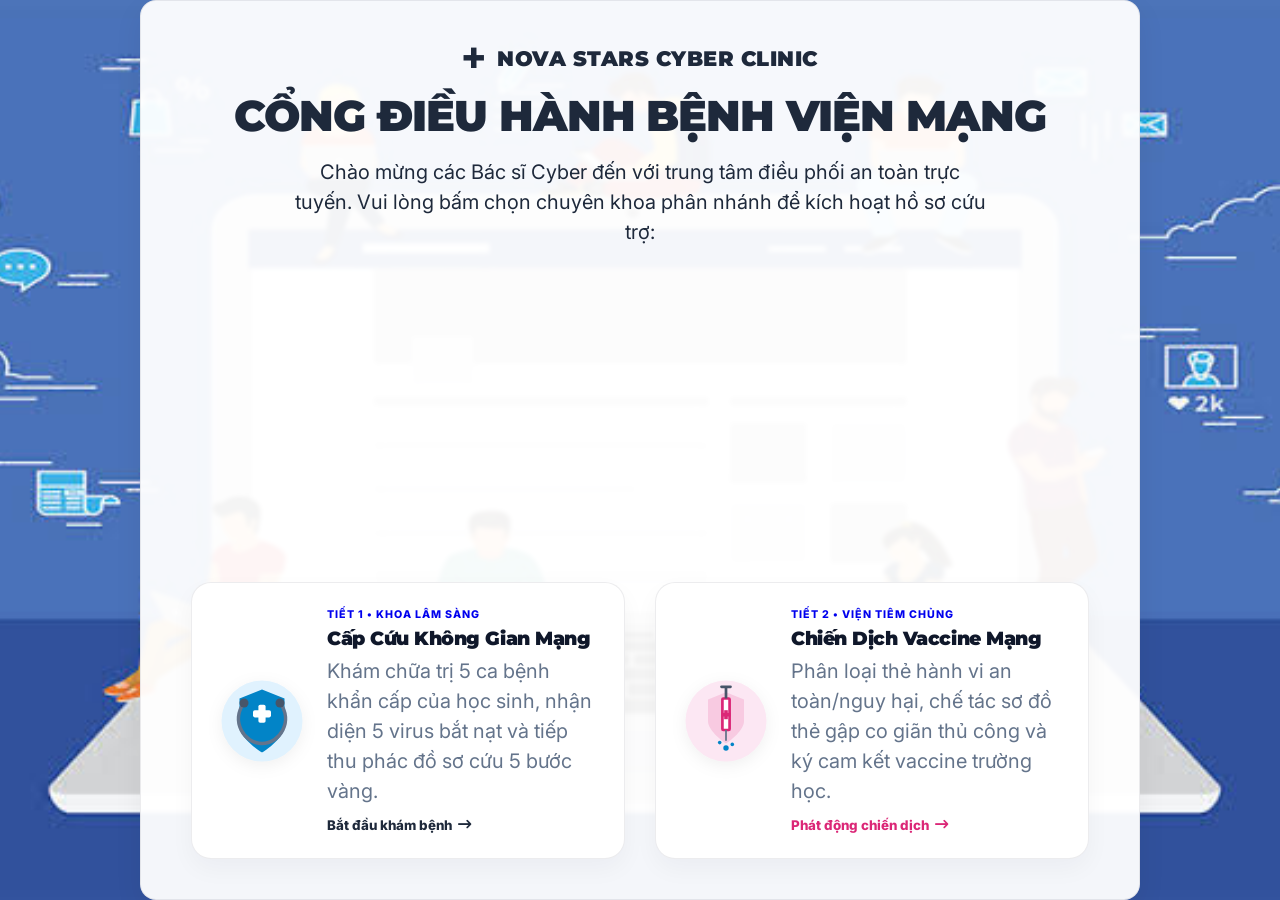
<file: index.html>
<!DOCTYPE html>
<html lang="vi">
<head>
  <meta charset="UTF-8">
  <meta name="viewport" content="width=device-width, initial-scale=1.0">
  <title>BỆNH VIỆN AN NINH MẠNG NOVA STARS - CỔNG ĐIỀU HÀNH</title>
  <link rel="preconnect" href="https://fonts.googleapis.com">
  <link rel="preconnect" href="https://fonts.gstatic.com" crossorigin>
  <link href="https://fonts.googleapis.com/css2?family=Inter:wght@400;500;600;700;800&family=Montserrat:wght@700;800;900&display=swap" rel="stylesheet">
  <link rel="stylesheet" href="https://cdnjs.cloudflare.com/ajax/libs/font-awesome/6.4.0/css/all.min.css">
  <link rel="stylesheet" href="puberty_style.css">
  <link rel="stylesheet" href="tiet2.css">
  <style>
    /* Absolute center portal styles */
    .portal-container {
      display: flex;
      align-items: center;
      justify-content: center;
      width: 100vw;
      height: 100vh;
      position: relative;
      z-index: 10;
    }
    .portal-frame {
      max-width: 1000px !important;
      width: 90% !important;
      padding: 40px 50px !important;
    }
    .portal-header {
      margin-bottom: 40px;
    }
    .portal-logo {
      display: inline-flex;
      align-items: center;
      gap: 12px;
      margin-bottom: 15px;
    }
    .portal-logo-cross {
      font-size: 28px;
      color: #0284C7;
      animation: pulse-glow 2s infinite alternate;
    }
    .portal-logo-title {
      font-family: 'Montserrat', sans-serif;
      font-size: 16pt;
      font-weight: 900;
      color: #0F172A;
      letter-spacing: 0.5px;
    }
    .portal-title-h1 {
      font-family: 'Montserrat', sans-serif;
      font-size: 32pt;
      font-weight: 900;
      color: #0284C7;
      text-transform: uppercase;
      margin-bottom: 15px;
    }
    .portal-subtitle {
      font-size: 13pt;
      color: #64748B;
      max-width: 700px;
      margin: 0 auto;
      line-height: 1.6;
    }
  </style>
</head>
<body>

  <div class="portal-container">
    <div class="slide-frame portal-frame">
      
      <div class="portal-header text-center">
        <div class="portal-logo">
          <span class="portal-logo-cross">✚</span>
          <span class="portal-logo-title">NOVA STARS CYBER CLINIC</span>
        </div>
        <h1 class="portal-title-h1">Cổng Điều Hành Bệnh Viện Mạng</h1>
        <p class="portal-subtitle">
          Chào mừng các Bác sĩ Cyber đến với trung tâm điều phối an toàn trực tuyến. Vui lòng bấm chọn chuyên khoa phân nhánh để kích hoạt hồ sơ cứu trợ:
        </p>
      </div>

      <div class="portal-branching-grid" style="margin-top: 20px;">
        
        <!-- Branch 1: Tiết 1 -->
        <a href="tiet1.html" class="portal-branch-card card-first-aid" id="btn-portal-t1">
          <div class="branch-illustration-container">
            <svg class="cartoon-svg-illustration" viewBox="0 0 100 100">
              <circle cx="50" cy="50" r="45" fill="#E0F2FE" />
              <path d="M50,15 L75,25 L75,55 C75,70 50,85 50,85 C50,85 25,70 25,55 L25,25 Z" fill="#0284C7" />
              <rect x="46" y="32" width="8" height="20" rx="2" fill="#FFFFFF" />
              <rect x="40" y="38" width="20" height="8" rx="2" fill="#FFFFFF" />
              <path d="M30,30 C15,50 30,75 50,75 C70,75 85,50 70,30" fill="none" stroke="#64748B" stroke-width="4" stroke-linecap="round" />
              <circle cx="30" cy="30" r="5" fill="#475569" />
              <circle cx="70" cy="30" r="5" fill="#475569" />
            </svg>
          </div>
          <div class="branch-card-body">
            <div class="branch-card-badge text-cyan">TIẾT 1 &bull; KHOA LÂM SÀNG</div>
            <h3>Cấp Cứu Không Gian Mạng</h3>
            <p>Khám chữa trị 5 ca bệnh khẩn cấp của học sinh, nhận diện 5 virus bắt nạt và tiếp thu phác đồ sơ cứu 5 bước vàng.</p>
            <span class="branch-action-link">Bắt đầu khám bệnh <i class="fa-solid fa-arrow-right-long"></i></span>
          </div>
        </a>

        <!-- Branch 2: Tiết 2 -->
        <a href="tiet2.html" class="portal-branch-card card-vaccine" id="btn-portal-t2">
          <div class="branch-illustration-container">
            <svg class="cartoon-svg-illustration" viewBox="0 0 100 100">
              <circle cx="50" cy="50" r="45" fill="#FCE7F3" />
              <path d="M50,18 L70,26 L70,50 C70,62 50,75 50,75 C50,75 30,62 30,50 L30,26 Z" fill="#DB2777" opacity="0.15" />
              <rect x="46" y="25" width="8" height="35" rx="1" fill="#FFFFFF" stroke="#DB2777" stroke-width="3" />
              <line x1="50" y1="25" x2="50" y2="12" stroke="#475569" stroke-width="3" />
              <line x1="45" y1="12" x2="55" y2="12" stroke="#475569" stroke-width="3" stroke-linecap="round" />
              <line x1="50" y1="60" x2="50" y2="72" stroke="#64748B" stroke-width="2" />
              <circle cx="50" cy="80" r="3" fill="#0284C7" />
              <circle cx="43" cy="74" r="2" fill="#0284C7" />
              <circle cx="57" cy="76" r="2" fill="#0284C7" />
              <rect x="48" y="38" width="4" height="10" fill="#DB2777" />
              <rect x="45" y="41" width="10" height="4" fill="#DB2777" />
            </svg>
          </div>
          <div class="branch-card-body">
            <div class="branch-card-badge text-pink">TIẾT 2 &bull; VIỆN TIÊM CHỦNG</div>
            <h3>Chiến Dịch Vaccine Mạng</h3>
            <p>Phân loại thẻ hành vi an toàn/nguy hại, chế tác sơ đồ thẻ gập co giãn thủ công và ký cam kết vaccine trường học.</p>
            <span class="branch-action-link" style="color: var(--pink) !important;">Phát động chiến dịch <i class="fa-solid fa-arrow-right-long"></i></span>
          </div>
        </a>

      </div>

    </div>
  </div>

  <script>
    // Simple Web Audio API click tone for premium feedback
    let audioCtx = null;
    function playClick() {
      if (!audioCtx) {
        audioCtx = new (window.AudioContext || window.webkitAudioContext)();
      }
      if (audioCtx.state === 'suspended') {
        audioCtx.resume();
      }
      const osc = audioCtx.createOscillator();
      const gain = audioCtx.createGain();
      osc.type = 'sine';
      osc.frequency.setValueAtTime(1000, audioCtx.currentTime);
      osc.frequency.exponentialRampToValueAtTime(150, audioCtx.currentTime + 0.08);
      gain.gain.setValueAtTime(0.08, audioCtx.currentTime);
      gain.gain.exponentialRampToValueAtTime(0.001, audioCtx.currentTime + 0.08);
      osc.connect(gain);
      gain.connect(audioCtx.destination);
      osc.start();
      osc.stop(audioCtx.currentTime + 0.08);
    }
    
    document.querySelectorAll('.portal-branch-card').forEach(card => {
      card.addEventListener('mouseenter', playClick);
      card.addEventListener('click', playClick);
    });
  </script>
</body>
</html>
</file>
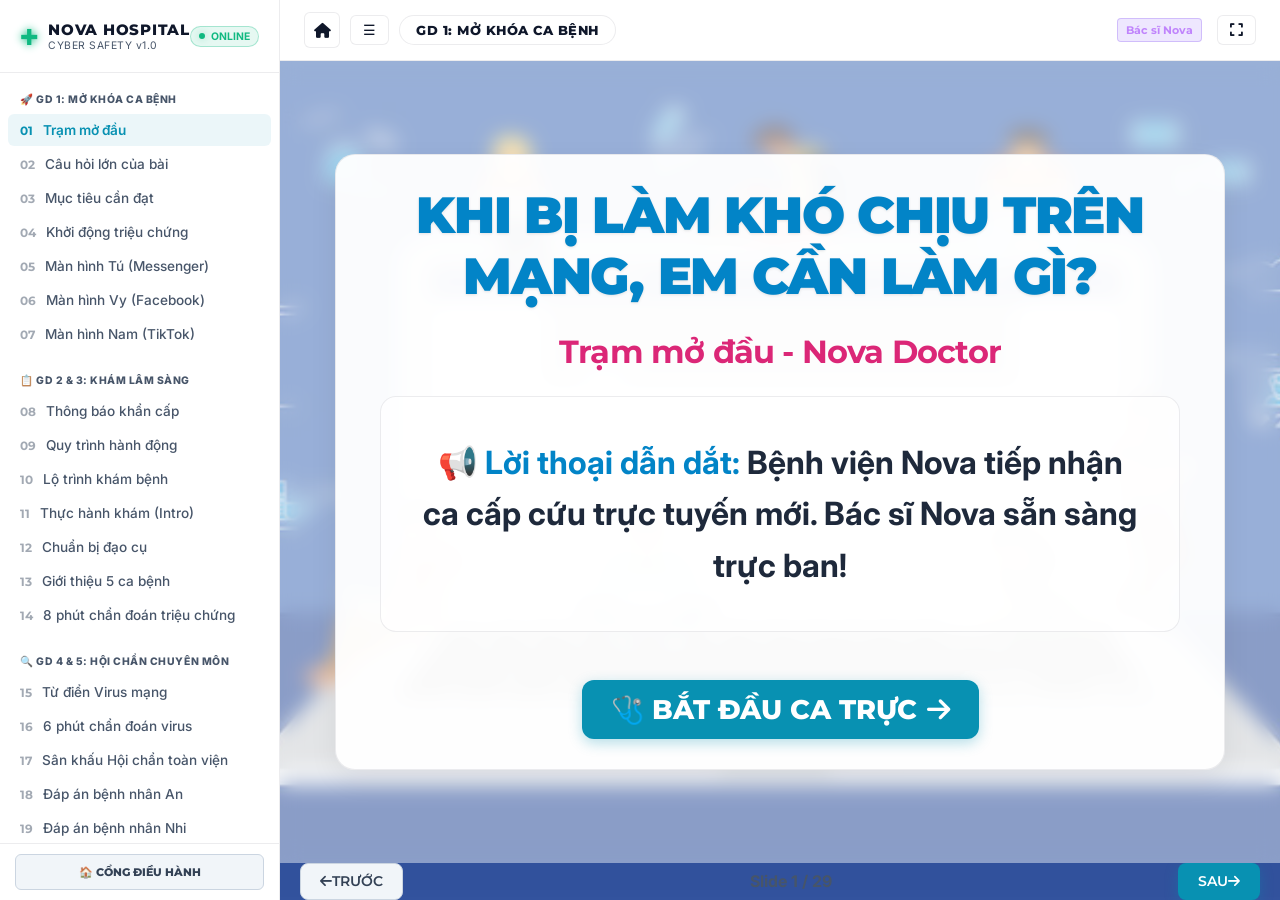
<file: lesson_khi_bi_lam_kho_chiu_tren_mang_em_lam_gi.html>
<!DOCTYPE html>
<html lang="vi">
<head>
  <meta charset="UTF-8">
  <meta name="viewport" content="width=device-width, initial-scale=1.0">
  <title>NOVA HOSPITAL - TIẾT 1: CẤP CỨU KHÔNG GIAN MẠNG</title>
  <link rel="preconnect" href="https://fonts.googleapis.com">
  <link rel="preconnect" href="https://fonts.gstatic.com" crossorigin>
  <link href="https://fonts.googleapis.com/css2?family=Inter:wght@300;400;500;600;700;800&family=Montserrat:wght@400;500;600;700;800;900&display=swap" rel="stylesheet">
  <link rel="stylesheet" href="https://cdnjs.cloudflare.com/ajax/libs/font-awesome/6.4.0/css/all.min.css">
  <link rel="stylesheet" href="puberty_style.css">
  
  <style>
    /* CSS overrides to fix split-screen, implement light mode and set the new background */
    body {
      background-image: url('social_media_bg.png') !important;
      background-size: cover !important;
      background-position: center !important;
      background-attachment: fixed !important;
    }
    
    /* Ensure slides viewport stretches fully (Grid layout is maintained) */
    .slides-viewport {
      background-image: url('social_media_bg.png') !important;
      background-size: cover !important;
      background-position: center !important;
      position: relative;
      z-index: 2;
    }
    
    .slides-viewport::before {
      content: '';
      position: absolute;
      top: 0;
      left: 0;
      width: 100%;
      height: 100%;
      background: rgba(248, 250, 252, 0.45) !important; /* Light Mode clean overlay mask */
      backdrop-filter: blur(10px) !important;
      -webkit-backdrop-filter: blur(10px);
      z-index: -1;
      pointer-events: none;
    }
    
    /* Slide Frame Light Mode styling */
    .slide-frame {
      background: rgba(255, 255, 255, 0.95) !important;
      border: 1px solid rgba(15, 23, 42, 0.08) !important;
      border-radius: 20px !important;
      padding: 30px 40px !important;
      box-shadow: 0 10px 30px rgba(15, 23, 42, 0.06) !important;
      max-width: 1280px !important;
      width: 95% !important;
      margin: 0 auto !important;
      text-align: center !important;
      position: relative !important;
      color: #1E293B !important;
    }
    
    /* Text colors inside light frame */
    .slide-frame h1, .slide-frame h2, .slide-frame h3, .slide-frame h4, .slide-frame p, .slide-frame li, .slide-frame span {
      color: #1E293B !important;
    }
    .slide-frame .main-title {
      color: #0284C7 !important; /* Sky Blue / Cyan */
      font-size: 38pt !important;
      text-transform: uppercase !important;
      font-weight: 900 !important;
      text-align: center !important;
      text-shadow: 0 1px 3px rgba(0, 0, 0, 0.1) !important;
      margin-bottom: 1.5rem !important;
    }
    .slide-frame .sub-title {
      color: #DB2777 !important; /* Pink */
      font-size: 24pt !important;
      font-weight: 700 !important;
      margin-bottom: 1.5rem !important;
      text-align: center !important;
    }
    .slide-frame .breadcrumb {
      color: #0284C7 !important;
      font-weight: bold !important;
      font-size: 11pt !important;
    }
    .slide-frame .slide-title {
      color: #0F172A !important;
      font-size: 28pt !important;
      font-weight: 800 !important;
    }
    
    /* Mockup phone & social media styles (exemption from dark text) */
    .mockup-messenger *, .mockup-facebook *, .mockup-tiktok * {
      color: inherit !important;
    }
    
    .mockup-messenger {
      background: #1e1e1e;
      border-radius: 20px;
      border: 4px solid #333;
      padding: 15px;
      width: 100%;
      max-width: 360px;
      margin: 0 auto;
      box-shadow: 0 10px 30px rgba(0,0,0,0.5);
      font-family: var(--font-body);
    }
    .chat-header {
      display: flex;
      align-items: center;
      gap: 10px;
      border-bottom: 1px solid #333;
      padding-bottom: 10px;
      margin-bottom: 15px;
    }
    .chat-avatar {
      width: 35px;
      height: 35px;
      background: #dc2626;
      border-radius: 50%;
      display: flex;
      align-items: center;
      justify-content: center;
      color: white !important;
      font-weight: bold;
    }
    .chat-name {
      color: white !important;
      font-size: 11pt;
      font-weight: 600;
    }
    .chat-status {
      font-size: 8pt;
      color: #94A3B8 !important;
    }
    .chat-bubbles {
      display: flex;
      flex-direction: column;
      gap: 12px;
      min-height: 200px;
    }
    .bubble-incoming {
      background: #2D3748;
      color: #e4e6eb !important;
      padding: 10px 14px;
      border-radius: 15px 15px 15px 2px;
      align-self: flex-start;
      max-width: 85%;
      font-size: 11pt;
      line-height: 1.4;
      border: 1px solid rgba(255, 255, 255, 0.05);
    }
    .bubble-danger {
      border: 1px solid #ef4444;
      background: rgba(239, 68, 68, 0.1);
      color: #fca5a5 !important;
    }
    
    .mockup-facebook {
      background: #18191a;
      border-radius: 12px;
      border: 1px solid #3a3b3c;
      padding: 15px;
      color: #e4e6eb !important;
      font-family: var(--font-body);
      max-width: 480px;
      margin: 0 auto;
      box-shadow: 0 8px 25px rgba(0,0,0,0.4);
    }
    .fb-header {
      display: flex;
      align-items: center;
      gap: 10px;
      margin-bottom: 12px;
    }
    .fb-avatar {
      width: 40px;
      height: 40px;
      background: #475569;
      border-radius: 50%;
      display: flex;
      align-items: center;
      justify-content: center;
      font-size: 16px;
      color: white !important;
    }
    .fb-author {
      font-weight: 600;
      color: white !important;
      font-size: 11pt;
    }
    .fb-time {
      font-size: 8pt;
      color: #b0b3b8 !important;
      margin-top: 2px;
    }
    .fb-content {
      font-size: 12pt;
      line-height: 1.5;
      margin-bottom: 15px;
      color: #e4e6eb !important;
      text-align: left;
    }
    .fb-actions {
      border-top: 1px solid #3a3b3c;
      padding-top: 10px;
      display: flex;
      justify-content: space-around;
      color: #b0b3b8 !important;
      font-size: 10pt;
    }
    
    .mockup-tiktok {
      background: #000;
      border-radius: 20px;
      border: 4px solid #333;
      position: relative;
      width: 100%;
      max-width: 280px;
      height: 450px;
      margin: 0 auto;
      overflow: hidden;
      box-shadow: 0 10px 30px rgba(0,0,0,0.5);
    }
    .tt-video-placeholder {
      width: 100%;
      height: 100%;
      background: linear-gradient(180deg, #1f2937 0%, #111827 100%);
      display: flex;
      flex-direction: column;
      align-items: center;
      justify-content: center;
      color: #4b5563 !important;
    }
    .tt-overlay {
      position: absolute;
      bottom: 0;
      left: 0;
      width: 100%;
      padding: 15px;
      background: linear-gradient(0deg, rgba(0,0,0,0.8) 0%, transparent 100%);
      color: white !important;
      font-family: var(--font-body);
      text-align: left;
    }
    .tt-author {
      font-weight: 700;
      font-size: 10pt;
      margin-bottom: 5px;
    }
    .tt-desc {
      font-size: 9pt;
      line-height: 1.3;
    }
    .tt-sidebar {
      position: absolute;
      right: 10px;
      bottom: 80px;
      display: flex;
      flex-direction: column;
      gap: 15px;
      align-items: center;
      color: white !important;
    }
    .tt-icon {
      font-size: 20px;
      text-shadow: 0 2px 5px rgba(0,0,0,0.5);
    }
    .tt-count {
      font-size: 8pt;
      margin-top: 2px;
    }
    
    /* Disease and Shuffler layouts */
    .shuffle-container {
      display: flex;
      justify-content: center;
      gap: 15px;
      margin-top: 20px;
      width: 100%;
      flex-wrap: wrap;
    }
    .shuffle-card {
      background: rgba(255, 255, 255, 0.7) !important;
      border: 1px solid rgba(0,0,0,0.1) !important;
      border-radius: 12px;
      padding: 20px;
      width: 180px;
      text-align: center;
      cursor: pointer;
      transition: var(--transition-smooth);
    }
    .shuffle-card.active-shuffle {
      border-color: var(--cyan) !important;
      box-shadow: 0 0 15px var(--cyan-glow);
      transform: scale(1.05);
      background: rgba(6, 182, 212, 0.1) !important;
    }
    .shuffle-card.selected {
      border-color: var(--mint) !important;
      box-shadow: 0 0 15px var(--mint-glow);
      background: rgba(16, 185, 129, 0.1) !important;
    }
    
    /* Dictionary virus tabs */
    .virus-dict-container {
      display: grid;
      grid-template-columns: 240px 1fr;
      gap: 20px;
      width: 100%;
      margin-top: 20px;
    }
    .dict-tabs {
      display: flex;
      flex-direction: column;
      gap: 10px;
    }
    .dict-tab {
      background: rgba(255, 255, 255, 0.8) !important;
      border: 1px solid rgba(0,0,0,0.08) !important;
      padding: 12px 15px !important;
      border-radius: 8px !important;
      color: #475569 !important;
      font-weight: 700 !important;
      text-align: left !important;
      transition: var(--transition-smooth) !important;
    }
    .dict-tab:hover {
      background: rgba(0, 0, 0, 0.03) !important;
    }
    .dict-tab.active-tab {
      background: #0284C7 !important;
      color: white !important;
      border-color: #0284C7 !important;
      box-shadow: 0 0 12px rgba(2, 132, 199, 0.3) !important;
    }
    .dict-tab.active-tab span {
      color: white !important;
    }
    .dict-panel {
      background: rgba(255, 255, 255, 0.8) !important;
      border: 1px solid rgba(0,0,0,0.08) !important;
      padding: 25px !important;
      border-radius: 12px !important;
      min-height: 280px !important;
    }
    
    /* Arranger Game steps */
    .arranger-container {
      display: flex;
      flex-direction: column;
      gap: 20px;
      width: 100%;
      margin-top: 15px;
    }
    .arranger-slots {
      display: grid;
      grid-template-columns: repeat(5, 1fr);
      gap: 10px;
    }
    .arranger-slot {
      border: 2px dashed rgba(0,0,0,0.15) !important;
      background: rgba(255, 255, 255, 0.6) !important;
      border-radius: 8px !important;
      height: 120px !important;
      padding: 8px !important;
      display: flex !important;
      flex-direction: column !important;
      justify-content: space-between !important;
      transition: var(--transition-smooth) !important;
    }
    .arranger-slot.correct-slot {
      border-color: var(--mint) !important;
      background: rgba(16, 185, 129, 0.08) !important;
    }
    .arranger-slot.incorrect-slot {
      border-color: var(--coral) !important;
      background: rgba(244, 63, 94, 0.08) !important;
    }
    .slot-label {
      font-size: 8pt !important;
      text-transform: uppercase !important;
      color: #64748b !important;
      font-weight: 700 !important;
    }
    .slot-content {
      font-size: 10pt !important;
      font-weight: bold !important;
      text-align: center !important;
      margin: auto 0 !important;
      color: #0F172A !important;
    }
    .arranger-cards {
      display: flex;
      justify-content: center;
      gap: 10px;
      flex-wrap: wrap;
    }
    .arranger-card {
      background: rgba(255, 255, 255, 0.9) !important;
      border: 1.5px solid rgba(0,0,0,0.08) !important;
      border-radius: 8px !important;
      padding: 10px !important;
      font-size: 10pt !important;
      font-weight: 700 !important;
      width: 160px !important;
      cursor: pointer !important;
      transition: var(--transition-smooth) !important;
      text-align: center !important;
      color: #0F172A !important;
    }
    .arranger-card:hover {
      transform: translateY(-2px) !important;
      border-color: #0284C7 !important;
    }
    .arranger-card.selected-card {
      border-color: #0284C7 !important;
      box-shadow: 0 0 10px rgba(2, 132, 199, 0.3) !important;
      background: rgba(2, 132, 199, 0.05) !important;
    }
    .arranger-card.placed {
      opacity: 0.4 !important;
      pointer-events: none !important;
    }
    
    /* Layout styling overrides for clean text */
    .pledge-label {
      display: flex;
      align-items: center;
      gap: 15px;
      cursor: pointer;
      padding: 15px;
      background: rgba(255, 255, 255, 0.7) !important;
      border: 1px solid rgba(0,0,0,0.08) !important;
      border-radius: 8px;
      transition: var(--transition-smooth);
    }
    .pledge-label:hover {
      background: rgba(0, 0, 0, 0.02) !important;
    }
    .pledge-checkbox {
      width: 22px;
      height: 22px;
      accent-color: #0284C7;
    }
    
    /* Approved Stamp animation */
    .stamp-container {
      position: relative;
    }
    .approved-stamp {
      position: absolute;
      top: 50%;
      left: 50%;
      transform: translate(-50%, -50%) scale(5);
      opacity: 0;
      color: #ef4444 !important;
      font-size: 70px;
      font-weight: 900;
      border: 6px solid #ef4444;
      padding: 10px 25px;
      border-radius: 12px;
      text-transform: uppercase;
      letter-spacing: 5px;
      transform-origin: center;
      transition: all 0.3s cubic-bezier(0.175, 0.885, 0.32, 1.275);
      z-index: 100;
      pointer-events: none;
      display: inline-block;
      box-shadow: 0 0 15px rgba(239, 68, 68, 0.2);
    }
    .approved-stamp.stamped {
      transform: translate(-50%, -50%) scale(1) rotate(-15deg);
      opacity: 0.85;
    }
    
    /* Confetti canvas overlay styling */
    #confetti-canvas {
      position: absolute;
      top: 0;
      left: 0;
      width: 100vw;
      height: 100vh;
      z-index: 99;
      pointer-events: none;
    }
  </style>
</head>
<body>
  <!-- Canvas for Confetti -->
  <canvas id="confetti-canvas"></canvas>

  <!-- main app container -->
  <div class="app-container">
    
    <!-- LEFT SIDEBAR -->
    <aside class="sidebar">
      <div class="sidebar-header">
        <div class="clinic-logo">
          <div class="pulse-cross">✚</div>
          <div class="logo-text">
            <span class="logo-title">NOVA HOSPITAL</span>
            <span class="logo-subtitle">CYBER SAFETY v1.0</span>
          </div>
        </div>
        <div class="status-badge">
          <span class="live-dot"></span>
          <span class="live-text">ONLINE</span>
        </div>
      </div>

      <!-- Scrollable Steps Menu (29 Slides Navigator) -->
      <div class="sidebar-menu-scrollable">
        <nav class="sidebar-nav">
          <!-- GIAI ĐOẠN 1 -->
          <div class="nav-group">
            <span class="nav-group-title">🚀 GD 1: MỞ KHÓA CA BỆNH</span>
            <ul>
              <li class="nav-item active" data-slide="1">
                <span class="nav-num">01</span> <span class="nav-txt">Trạm mở đầu</span>
              </li>
              <li class="nav-item" data-slide="2">
                <span class="nav-num">02</span> <span class="nav-txt">Câu hỏi lớn của bài</span>
              </li>
              <li class="nav-item" data-slide="3">
                <span class="nav-num">03</span> <span class="nav-txt">Mục tiêu cần đạt</span>
              </li>
              <li class="nav-item" data-slide="4">
                <span class="nav-num">04</span> <span class="nav-txt">Khởi động triệu chứng</span>
              </li>
              <li class="nav-item" data-slide="5">
                <span class="nav-num">05</span> <span class="nav-txt">Màn hình Tú (Messenger)</span>
              </li>
              <li class="nav-item" data-slide="6">
                <span class="nav-num">06</span> <span class="nav-txt">Màn hình Vy (Facebook)</span>
              </li>
              <li class="nav-item" data-slide="7">
                <span class="nav-num">07</span> <span class="nav-txt">Màn hình Nam (TikTok)</span>
              </li>
            </ul>
          </div>

          <!-- GIAI ĐOẠN 2 & 3 -->
          <div class="nav-group">
            <span class="nav-group-title">📋 GD 2 & 3: KHÁM LÂM SÀNG</span>
            <ul>
              <li class="nav-item" data-slide="8">
                <span class="nav-num">08</span> <span class="nav-txt">Thông báo khẩn cấp</span>
              </li>
              <li class="nav-item" data-slide="9">
                <span class="nav-num">09</span> <span class="nav-txt">Quy trình hành động</span>
              </li>
              <li class="nav-item" data-slide="10">
                <span class="nav-num">10</span> <span class="nav-txt">Lộ trình khám bệnh</span>
              </li>
              <li class="nav-item" data-slide="11">
                <span class="nav-num">11</span> <span class="nav-txt">Thực hành khám (Intro)</span>
              </li>
              <li class="nav-item" data-slide="12">
                <span class="nav-num">12</span> <span class="nav-txt">Chuẩn bị đạo cụ</span>
              </li>
              <li class="nav-item" data-slide="13">
                <span class="nav-num">13</span> <span class="nav-txt">Giới thiệu 5 ca bệnh</span>
              </li>
              <li class="nav-item" data-slide="14">
                <span class="nav-num">14</span> <span class="nav-txt">8 phút chẩn đoán triệu chứng</span>
              </li>
            </ul>
          </div>

          <!-- GIAI ĐOẠN 4 & 5 -->
          <div class="nav-group">
            <span class="nav-group-title">🔍 GD 4 & 5: HỘI CHẨN CHUYÊN MÔN</span>
            <ul>
              <li class="nav-item" data-slide="15">
                <span class="nav-num">15</span> <span class="nav-txt">Từ điển Virus mạng</span>
              </li>
              <li class="nav-item" data-slide="16">
                <span class="nav-num">16</span> <span class="nav-txt">6 phút chẩn đoán virus</span>
              </li>
              <li class="nav-item" data-slide="17">
                <span class="nav-num">17</span> <span class="nav-txt">Sân khấu Hội chẩn toàn viện</span>
              </li>
              <li class="nav-item" data-slide="18">
                <span class="nav-num">18</span> <span class="nav-txt">Đáp án bệnh nhân An</span>
              </li>
              <li class="nav-item" data-slide="19">
                <span class="nav-num">19</span> <span class="nav-txt">Đáp án bệnh nhân Nhi</span>
              </li>
              <li class="nav-item" data-slide="20">
                <span class="nav-num">20</span> <span class="nav-txt">Đáp án bệnh nhân Minh</span>
              </li>
              <li class="nav-item" data-slide="21">
                <span class="nav-num">21</span> <span class="nav-txt">Đáp án bệnh nhân Linh</span>
              </li>
              <li class="nav-item" data-slide="22">
                <span class="nav-num">22</span> <span class="nav-txt">Đáp án bệnh nhân Bảo</span>
              </li>
            </ul>
          </div>

          <!-- GIAI ĐOẠN 6 - 8 -->
          <div class="nav-group">
            <span class="nav-group-title">🩹 GD 6 - 8: PHÁC ĐỒ ĐIỀU TRỊ</span>
            <ul>
              <li class="nav-item" data-slide="23">
                <span class="nav-num">23</span> <span class="nav-txt">Phác đồ 5 bước mẫu</span>
              </li>
              <li class="nav-item" data-slide="24">
                <span class="nav-num">24</span> <span class="nav-txt">10 phút kê đơn chi tiết</span>
              </li>
              <li class="nav-item" data-slide="25">
                <span class="nav-num">25</span> <span class="nav-txt">Game: Xếp phác đồ cấp cứu</span>
              </li>
              <li class="nav-item" data-slide="26">
                <span class="nav-num">26</span> <span class="nav-txt">Phác đồ chuẩn y khoa</span>
              </li>
              <li class="nav-item" data-slide="27">
                <span class="nav-num">27</span> <span class="nav-txt">4 phút viết nhật ký bác sĩ</span>
              </li>
              <li class="nav-item" data-slide="28">
                <span class="nav-num">28</span> <span class="nav-txt">Tiêm vaccine cam kết</span>
              </li>
              <li class="nav-item" data-slide="29">
                <span class="nav-num">29</span> <span class="nav-txt">Hoàn thành nhiệm vụ</span>
              </li>
            </ul>
          </div>
        </nav>
      </div>
      
      <!-- Back to Portal -->
      <div style="padding: 10px 15px; border-top: 1px solid var(--glass-border);">
        <a href="../../ve-sinh-co-the-tuoi-day-thi/index.html" class="btn btn-surface btn-block" style="display: block; text-align: center; text-decoration: none; padding: 10px; border-radius: 6px; font-size: 11px; font-weight: 800; color: var(--text-muted);">🏠 CỔNG ĐIỀU HÀNH</a>
      </div>
    </aside>

    <!-- MAIN APP CONTENT VIEWPORT -->
    <main class="main-content">
      
      <!-- Top header control bar -->
      <header class="top-bar">
        <div class="header-left" style="display: flex; align-items: center; gap: 10px;">
          <a href="../../ve-sinh-co-the-tuoi-day-thi/index.html" class="back-portal-btn" title="Quay lại Cổng Học Tập"><i class="fa-solid fa-house"></i></a>
          <button class="control-btn" id="sidebar-toggle" title="Thu gọn / Mở rộng Sidebar">☰</button>
          <div class="active-stage-indicator" id="current-stage-display">
            GD 1: MỞ KHÓA CA BỆNH
          </div>
        </div>
        <div class="header-right" style="display: flex; align-items: center; gap: 15px;">
          <div class="role-badge" id="header-role-badge">Bác sĩ Nova</div>
          <button class="control-btn" id="fullscreen-toggle" title="Phóng to / Thu nhỏ"><i class="fa-solid fa-expand"></i></button>
        </div>
      </header>

      <!-- Slides Viewport Container -->
      <div class="slides-viewport">
        
        <!-- Slide 1: Trạm mở đầu -->
        <section class="slide active" id="slide-1">
          <div class="slide-layout flex-center-col text-center">
            <div class="slide-frame">
              <h1 class="main-title">KHI BỊ LÀM KHÓ CHỊU TRÊN MẠNG, EM CẦN LÀM GÌ?</h1>
              <h2 class="sub-title">Trạm mở đầu - Nova Doctor</h2>
              
              <div class="glass-panel" style="padding: 2.5rem; max-width: 800px; margin: 0 auto 3rem auto; border-radius: 16px; border: 1.5px solid var(--glass-border); background: rgba(255, 255, 255, 0.7);">
                <p style="font-size: 24pt !important; font-weight: 700; color: #1E293B; line-height: 1.5;">
                  📢 <strong style="color: #0284C7;">Lời thoại dẫn dắt:</strong> Bệnh viện Nova tiếp nhận ca cấp cứu trực tuyến mới. Bác sĩ Nova sẵn sàng trực ban!
                </p>
              </div>

              <button class="btn btn-cyan btn-lg btn-pulse" onclick="navigateToSlide(2)" style="padding: 18px 36px; font-size: 20pt !important; font-weight: 800;">🩺 BẮT ĐẦU CA TRỰC <i class="fa-solid fa-arrow-right" style="margin-left: 10px;"></i></button>
            </div>
          </div>
        </section>

        <!-- Slide 2: Câu hỏi lớn của bài học -->
        <section class="slide" id="slide-2">
          <div class="slide-layout flex-center-col text-center">
            <div class="slide-frame" style="max-width: 1000px;">
              <div class="slide-header">
                <span class="breadcrumb">CÂU HỎI LỚN CỦA BÀI HỌC</span>
                <h2 class="slide-title">Câu hỏi dẫn dắt chính</h2>
              </div>
              
              <div class="glass-panel" style="padding: 3rem; margin-top: 3rem; border-radius: 16px; border: 2.5px dashed #0284C7; background: rgba(2, 132, 199, 0.05); text-align: center;">
                <p style="font-size: 32pt !important; font-weight: 900; color: #0284C7; line-height: 1.6; text-transform: uppercase;">
                  "Làm thế nào để nhận diện các loại 'virus độc hại' trên mạng và tự cứu mình khi bị chúng tấn công?"
                </p>
              </div>

              <div style="margin-top: 4rem;">
                <button class="btn btn-cyan" onclick="navigateToSlide(3)" style="padding: 14px 28px; font-size: 20pt !important; font-weight: 800;">MỤC TIÊU CẦN ĐẠT <i class="fa-solid fa-arrow-right"></i></button>
              </div>
            </div>
          </div>
        </section>

        <!-- Slide 3: Mục tiêu cần đạt -->
        <section class="slide" id="slide-3">
          <div class="slide-layout flex-center-col text-center">
            <div class="slide-frame" style="max-width: 1000px;">
              <div class="slide-header">
                <span class="breadcrumb">MỤC TIÊU BÀI HỌC</span>
                <h2 class="slide-title">Kết quả đầu ra của bác sĩ</h2>
              </div>

              <div class="glass-panel" style="padding: 35px; margin-top: 30px; border-radius: 16px; border: 1.5px solid var(--glass-border); background: rgba(255, 255, 255, 0.7); text-align: left;">
                <ul style="font-size: 24pt !important; font-weight: 700; line-height: 1.8; color: #1E293B; list-style-position: inside; display: flex; flex-direction: column; gap: 20px;">
                  <li style="list-style: none;"><i class="fa-solid fa-shield-halved" style="color: #0284C7; margin-right: 15px;"></i> Nhận biết 5 loại hành vi ảnh hưởng đến bản thân trên mạng.</li>
                  <li style="list-style: none;"><i class="fa-solid fa-magnifying-glass-chart" style="color: #DB2777; margin-right: 15px;"></i> Quan sát, phân tích dấu hiệu để chẩn đoán đúng loại hành vi quấy rối.</li>
                  <li style="list-style: none;"><i class="fa-solid fa-prescription-bottle-medical" style="color: var(--mint); margin-right: 15px;"></i> Áp dụng phác đồ 5 bước để đưa ra giải pháp xử lý tình huống thực tế.</li>
                </ul>
              </div>

              <div style="margin-top: 40px;">
                <button class="btn btn-cyan" onclick="navigateToSlide(4)" style="padding: 14px 28px; font-size: 18pt !important; font-weight: 800;">TIẾN VÀO KHỞI ĐỘNG <i class="fa-solid fa-arrow-right"></i></button>
              </div>
            </div>
          </div>
        </section>

        <!-- Slide 4: Khởi động -->
        <section class="slide" id="slide-4">
          <div class="slide-layout flex-center-col text-center">
            <div class="slide-frame" style="max-width: 1100px;">
              <div class="slide-header">
                <span class="breadcrumb">KHỞI ĐỘNG: TRẠM 1</span>
                <h2 class="slide-title">NHẬN DIỆN TRIỆU CHỨNG LẠ</h2>
              </div>
              
              <div class="mystery-layout" style="display: grid; grid-template-columns: 1fr 1.2fr; gap: 40px; margin-top: 30px; text-align: left;">
                <div class="glass-panel" style="padding: 30px; border-radius: 16px; border: 1px solid rgba(0,0,0,0.08); background: rgba(255, 255, 255, 0.7); display: flex; flex-direction: column; align-items: center; justify-content: center; min-height: 320px;">
                  <span style="font-size: 70px; color: var(--coral); margin-bottom: 15px;"><i class="fa-solid fa-triangle-exclamation"></i></span>
                  <div style="font-size: 22pt !important; font-weight: bold; color: #0F172A; text-align: center;">Còi Báo Động Ca Cấp Cứu</div>
                  <div style="font-size: 16pt !important; color: #64748b; text-align: center; margin-top: 10px;">Bác sĩ Trưởng khoa thông báo triệu chứng từ Tú, Vy và Nam.</div>
                </div>
                
                <div style="display: flex; flex-direction: column; justify-content: space-between; padding: 15px 0;">
                  <div class="glass-panel" style="padding: 25px; border-radius: 12px; border: 1px solid rgba(0,0,0,0.08); background: rgba(255, 255, 255, 0.7); font-size: 24pt !important; font-weight: 700; color: #1E293B; line-height: 1.5;">
                    "Hãy cùng bắt đầu nhận hồ sơ cấp cứu và phát hiện triệu chứng lạ của các bệnh nhân trực tuyến."
                  </div>
                  
                  <div style="margin-top: 30px;">
                    <button class="btn btn-cyan btn-lg" onclick="navigateToSlide(5)" style="width: 100%; padding: 16px; font-size: 20pt !important; font-weight: 800;">QUÉT TRIỆU CHỨNG LẠ <i class="fa-solid fa-satellite-dish"></i></button>
                  </div>
                </div>
              </div>
            </div>
          </div>
        </section>

        <!-- Slide 5: Tin nhắn Tú (Messenger) -->
        <section class="slide" id="slide-5">
          <div class="slide-layout flex-center-col text-center">
            <div class="slide-frame" style="max-width: 1100px;">
              <div class="slide-header">
                <span class="breadcrumb">HOẠT ĐỘNG 1 &bull; MÀN HÌNH THẢO LUẬN A</span>
                <h2 class="slide-title">TIN NHẮN ĐE DỌA CỦA BẠN TÚ</h2>
              </div>
              
              <div class="mystery-layout" style="display: grid; grid-template-columns: 1fr 1.2fr; gap: 40px; margin-top: 30px; text-align: left;">
                <div class="mockup-messenger">
                  <div class="chat-header">
                    <div class="chat-avatar">?</div>
                    <div>
                      <div class="chat-name">Ẩn Danh (Tài khoản lạ)</div>
                      <div class="chat-status">Hoạt động 1 phút trước</div>
                    </div>
                  </div>
                  <div class="chat-bubbles">
                    <div class="bubble-incoming bubble-danger">
                      Mày là kẻ vô dụng, không ai thích mày đâu! 😡
                    </div>
                  </div>
                </div>

                <div style="display: flex; flex-direction: column; justify-content: space-between; padding: 15px 0;">
                  <div class="glass-panel" style="padding: 25px; border-radius: 12px; border: 1px solid rgba(0,0,0,0.08); background: rgba(255, 255, 255, 0.7);">
                    <h3 style="font-size: 22pt !important; color: #0284C7; font-weight: 800; margin-bottom: 12px;"><i class="fa-solid fa-circle-question"></i> CÂU HỎI THẢO LUẬN:</h3>
                    <p style="font-size: 20pt !important; font-weight: 700; color: #1E293B; line-height: 1.6;">
                      - Tú liên tục nhận được tin nhắn Messenger từ tài khoản lạ.<br>
                      - Nếu là Tú, em sẽ cảm thấy thế nào khi đọc dòng tin nhắn này?
                    </p>
                  </div>
                  
                  <div style="display: flex; gap: 15px; margin-top: 20px;">
                    <button class="btn btn-cyan" onclick="navigateToSlide(6)" style="flex: 1; padding: 14px; font-weight: 800; font-size: 18pt !important;">ẢNH TIẾP THEO <i class="fa-solid fa-arrow-right"></i></button>
                  </div>
                </div>
              </div>
            </div>
          </div>
        </section>

        <!-- Slide 6: Tin đồn Vy (Facebook) -->
        <section class="slide" id="slide-6">
          <div class="slide-layout flex-center-col text-center">
            <div class="slide-frame" style="max-width: 1100px;">
              <div class="slide-header">
                <span class="breadcrumb">HOẠT ĐỘNG 1 &bull; MÀN HÌNH THẢO LUẬN B</span>
                <h2 class="slide-title">TIN ĐỒN VU KHỐNG BẠN VY</h2>
              </div>
              
              <div class="mystery-layout" style="display: grid; grid-template-columns: 1fr 1.2fr; gap: 40px; margin-top: 30px; text-align: left;">
                <div class="mockup-facebook">
                  <div class="fb-header">
                    <div class="fb-avatar"><i class="fa-solid fa-user-secret"></i></div>
                    <div>
                      <div class="fb-author">Góc Ẩn Danh - School Confessions</div>
                      <div class="fb-time">Vừa xong &bull; 🌐</div>
                    </div>
                  </div>
                  <div class="fb-content">
                    Nghe nói bạn Vy gian lận thi học kỳ đó mọi người... Nhìn hiền lành thế mà không ngờ được! 🤔🤫 #gianlan #hottrend
                  </div>
                  <div class="fb-actions">
                    <span><i class="fa-regular fa-thumbs-up"></i> Thích (42)</span>
                    <span><i class="fa-regular fa-comment"></i> Bình luận (18)</span>
                    <span><i class="fa-regular fa-share-from-square"></i> Chia sẻ</span>
                  </div>
                </div>

                <div style="display: flex; flex-direction: column; justify-content: space-between; padding: 15px 0;">
                  <div class="glass-panel" style="padding: 25px; border-radius: 12px; border: 1px solid rgba(0,0,0,0.08); background: rgba(255, 255, 255, 0.7);">
                    <h3 style="font-size: 22pt !important; color: #0284C7; font-weight: 800; margin-bottom: 12px;"><i class="fa-solid fa-circle-question"></i> CÂU HỎI THẢO LUẬN:</h3>
                    <p style="font-size: 20pt !important; font-weight: 700; color: #1E293B; line-height: 1.6;">
                      - Một bài đăng ẩn danh trong nhóm trường vu khống Vy gian lận thi học kỳ làm xôn xao dư luận mạng xã hội.<br>
                      - Sự việc này gây ảnh hưởng nghiêm trọng gì tới Vy ở ngoài đời?
                    </p>
                  </div>
                  
                  <div style="display: flex; gap: 15px; margin-top: 20px;">
                    <button class="btn btn-cyan" onclick="navigateToSlide(7)" style="flex: 1; padding: 14px; font-weight: 800; font-size: 18pt !important;">ẢNH TIẾP THEO <i class="fa-solid fa-arrow-right"></i></button>
                  </div>
                </div>
              </div>
            </div>
          </div>
        </section>

        <!-- Slide 7: Chế giễu Nam (TikTok) -->
        <section class="slide" id="slide-7">
          <div class="slide-layout flex-center-col text-center">
            <div class="slide-frame" style="max-width: 1100px;">
              <div class="slide-header">
                <span class="breadcrumb">HOẠT ĐỘNG 1 &bull; MÀN HÌNH THẢO LUẬN C</span>
                <h2 class="slide-title">ẢNH CHẾ GIỄU BẠN NAM TRÊN TIKTOK</h2>
              </div>
              
              <div class="mystery-layout" style="display: grid; grid-template-columns: 1fr 1.2fr; gap: 40px; margin-top: 30px; text-align: left;">
                <div class="mockup-tiktok">
                  <div class="tt-video-placeholder">
                    <span style="font-size: 60px; color: #475569;"><i class="fa-solid fa-bed"></i></span>
                    <span style="font-size: 12pt; color: #64748b; margin-top: 10px;">[Ảnh Nam ngủ gật chế giễu]</span>
                  </div>
                  <div class="tt-sidebar">
                    <div><span class="tt-icon" style="color: #ff3b5c;"><i class="fa-solid fa-heart"></i></span><div class="tt-count">245</div></div>
                    <div><span class="tt-icon"><i class="fa-solid fa-comment"></i></span><div class="tt-count">89</div></div>
                    <div><span class="tt-icon"><i class="fa-solid fa-share"></i></span><div class="tt-count">12</div></div>
                  </div>
                  <div class="tt-overlay">
                    <div class="tt-author">@funny_classroom_jokes</div>
                    <div class="tt-desc">Thần ngủ gật lớp chúng ta đã lộ diện! Đố cả nhà ngủ mà vẫn giữ thăng bằng như Nam 😴🤣 #funny #sleepy #school</div>
                  </div>
                </div>

                <div style="display: flex; flex-direction: column; justify-content: space-between; padding: 15px 0;">
                  <div class="glass-panel" style="padding: 25px; border-radius: 12px; border: 1px solid rgba(0,0,0,0.08); background: rgba(255, 255, 255, 0.7);">
                    <h3 style="font-size: 22pt !important; color: #0284C7; font-weight: 800; margin-bottom: 12px;"><i class="fa-solid fa-circle-question"></i> CÂU HỎI THẢO LUẬN:</h3>
                    <p style="font-size: 20pt !important; font-weight: 700; color: #1E293B; line-height: 1.6;">
                      - Nam phát hiện mình bị chụp lén ngủ gật và ảnh bị tự ý dùng để chế giễu công khai trên TikTok.<br>
                      - Câu hỏi: Hành động tự ý đăng tải và lan truyền ảnh chế giễu người khác này có đúng không?
                    </p>
                  </div>
                  
                  <div style="display: flex; gap: 15px; margin-top: 20px;">
                    <button class="btn btn-cyan" onclick="navigateToSlide(8)" style="flex: 1; padding: 14px; font-weight: 800; font-size: 18pt !important;">KẾT THÚC HOẠT ĐỘNG 1 <i class="fa-solid fa-arrow-right"></i></button>
                  </div>
                </div>
              </div>
            </div>
          </div>
        </section>

        <!-- Slide 8: Thông báo khẩn cấp từ Nova Hospital -->
        <section class="slide" id="slide-8">
          <div class="slide-layout flex-center-col text-center">
            <div class="slide-frame" style="max-width: 1000px;">
              <h1 class="main-title" style="color: var(--coral) !important;"><i class="fa-solid fa-circle-exclamation"></i> THÔNG BÁO KHẨN CẤP TỪ NOVA HOSPITAL</h1>
              <h2 class="sub-title" style="color: var(--coral) !important;">Trạm 2 - Giai đoạn 2</h2>
              
              <div class="glass-panel" style="padding: 2.5rem; border-radius: 16px; border: 2.5px solid var(--coral); background: rgba(244, 63, 94, 0.05); margin-bottom: 3rem;">
                <p style="font-size: 26pt !important; font-weight: 800; color: #1E293B; line-height: 1.6;">
                  "Bệnh viện Nova phát đi thông báo khẩn cấp: Rất nhiều học sinh đang bị tấn công bởi các loại 'Virus độc hại' trên không gian mạng, gây tổn thương tinh thần nghiêm trọng. Yêu cầu kíp trực cấp cứu Nova lập tức vào cuộc hội chẩn!"
                </p>
              </div>

              <button class="btn btn-cyan btn-pulse" onclick="navigateToSlide(9)" style="padding: 16px 32px; font-size: 20pt !important; font-weight: 800;"><i class="fa-solid fa-clipboard-check"></i> TIẾP NHẬN BỆNH ÁN</button>
            </div>
          </div>
        </section>

        <!-- Slide 9: Quy trình hành động của Bác sĩ Nova -->
        <section class="slide" id="slide-9">
          <div class="slide-layout flex-center-col text-center">
            <div class="slide-frame" style="max-width: 1100px;">
              <div class="slide-header">
                <span class="breadcrumb">QUY TRÌNH HÀNH ĐỘNG</span>
                <h2 class="slide-title">NHIỆM VỤ CỦA BÁC SĨ NOVA</h2>
              </div>
              
              <div style="display: grid; grid-template-columns: repeat(3, 1fr); gap: 20px; margin-top: 40px;" class="step-guide-row">
                <div class="glass-panel dict-tab" id="step-guide-1" style="padding: 25px; border-radius: 12px; border: 1.5px solid rgba(0,0,0,0.08); text-align: center; transition: all 0.3s; background: rgba(255,255,255,0.7);" onmouseover="focusStep(1)" onmouseout="resetSteps()">
                  <div style="font-size: 40px; color: #0284C7; margin-bottom: 10px;"><i class="fa-solid fa-file-medical"></i></div>
                  <h3 style="font-size: 18pt !important; color: #0F172A; margin-bottom: 8px;">BƯỚC 1</h3>
                  <p style="font-size: 13pt !important; color: #475569;">Đọc hồ sơ lâm sàng của bệnh nhân và phát hiện triệu chứng lạ.</p>
                </div>
                
                <div class="glass-panel dict-tab" id="step-guide-2" style="padding: 25px; border-radius: 12px; border: 1.5px solid rgba(0,0,0,0.08); text-align: center; transition: all 0.3s; background: rgba(255,255,255,0.7);" onmouseover="focusStep(2)" onmouseout="resetSteps()">
                  <div style="font-size: 40px; color: #DB2777; margin-bottom: 10px;"><i class="fa-solid fa-microscope"></i></div>
                  <h3 style="font-size: 18pt !important; color: #0F172A; margin-bottom: 8px;">BƯỚC 2</h3>
                  <p style="font-size: 13pt !important; color: #475569;">Đối chiếu để chẩn đoán đúng loại virus mạng gây khó chịu.</p>
                </div>
                
                <div class="glass-panel dict-tab" id="step-guide-3" style="padding: 25px; border-radius: 12px; border: 1.5px solid rgba(0,0,0,0.08); text-align: center; transition: all 0.3s; background: rgba(255,255,255,0.7);" onmouseover="focusStep(3)" onmouseout="resetSteps()">
                  <div style="font-size: 40px; color: var(--mint); margin-bottom: 10px;"><i class="fa-solid fa-prescription-bottle-medical"></i></div>
                  <h3 style="font-size: 18pt !important; color: #0F172A; margin-bottom: 8px;">BƯỚC 3</h3>
                  <p style="font-size: 13pt !important; color: #475569;">Kê đơn và thiết lập phác đồ cấp cứu 5 bước điều trị ca bệnh.</p>
                </div>
              </div>

              <div style="margin-top: 50px;">
                <button class="btn btn-cyan" onclick="navigateToSlide(10)" style="padding: 14px 28px; font-size: 18pt !important; font-weight: 800;">LỘ TRÌNH KHÁM LÂM SÀNG <i class="fa-solid fa-arrow-right"></i></button>
              </div>
            </div>
          </div>
        </section>

        <!-- Slide 10: Lộ trình khám lâm sàng -->
        <section class="slide" id="slide-10">
          <div class="slide-layout flex-center-col text-center">
            <div class="slide-frame" style="max-width: 1000px;">
              <div class="slide-header">
                <span class="breadcrumb">LỘ TRÌNH LÀM VIỆC</span>
                <h2 class="slide-title">CÁC CHẶNG KHÁM BỆNH TIẾT 1</h2>
              </div>
              
              <div class="glass-panel" style="padding: 30px; margin-top: 30px; border-radius: 16px; border: 1px solid rgba(0,0,0,0.08); background: rgba(255, 255, 255, 0.7); text-align: left;">
                <div style="display: grid; grid-template-columns: repeat(2, 1fr); gap: 20px; font-size: 20pt !important; font-weight: 700; color: #1E293B;">
                  <div>🚀 1. Khám bệnh <span style="color: #0284C7;">(8 phút)</span></div>
                  <div>🔍 2. Chẩn đoán <span style="color: #0284C7;">(6 phút)</span></div>
                  <div>🩺 3. Hội chẩn chuyên khoa <span style="color: #0284C7;">(5 phút)</span></div>
                  <div>🩹 4. Kê đơn phác đồ <span style="color: #0284C7;">(10 phút)</span></div>
                  <div>📝 5. Viết nhật ký lâm sàng <span style="color: #0284C7;">(4 phút)</span></div>
                  <div>💉 6. Tiêm vaccine cam kết <span style="color: #0284C7;">(3 phút)</span></div>
                </div>
              </div>

              <div style="margin-top: 40px;">
                <button class="btn btn-cyan" onclick="navigateToSlide(11)" style="padding: 14px 28px; font-size: 18pt !important; font-weight: 800;">TIẾN VÀO THỬ THÁCH 1 <i class="fa-solid fa-arrow-right"></i></button>
              </div>
            </div>
          </div>
        </section>

        <!-- Slide 11: Thử thách 1 -->
        <section class="slide" id="slide-11">
          <div class="slide-layout flex-center-col text-center">
            <div class="slide-frame" style="max-width: 1000px;">
              <h1 class="main-title">THỬ THÁCH 1: THỰC HÀNH KHÁM BỆNH</h1>
              <h2 class="sub-title" style="color: #0284C7 !important;">Trạm 3 - Giai đoạn 3</h2>
              
              <div class="glass-panel" style="padding: 2.5rem; max-width: 800px; margin: 0 auto 3rem auto; border-radius: 16px; border: 1px solid rgba(0,0,0,0.08); background: rgba(255, 255, 255, 0.7);">
                <p style="font-size: 24pt !important; font-weight: 700; color: #1E293B; line-height: 1.5;">
                  📋 <strong style="color: #0284C7;">Nhiệm vụ kíp trực:</strong> Tiến hành mở hộp hồ sơ bệnh án của 5 bệnh nhân An, Nhi, Minh, Linh, Bảo để khám lâm sàng.
                </p>
              </div>

              <button class="btn btn-cyan btn-lg btn-pulse" onclick="navigateToSlide(12)" style="padding: 16px 32px; font-size: 20pt !important; font-weight: 800;"><i class="fa-solid fa-stethoscope"></i> BẮT ĐẦU KHÁM BỆNH</button>
            </div>
          </div>
        </section>

        <!-- Slide 12: Chuẩn bị đạo cụ -->
        <section class="slide" id="slide-12">
          <div class="slide-layout flex-center-col text-center">
            <div class="slide-frame" style="max-width: 1000px;">
              <div class="slide-header">
                <span class="breadcrumb">CHUẨN BỊ LÂM SÀNG</span>
                <h2 class="slide-title">ỔN ĐỊNH TỔ CHỨC KÍP TRỰC</h2>
              </div>
              
              <div style="display: grid; grid-template-columns: repeat(3, 1fr); gap: 20px; margin-top: 40px;">
                <div class="glass-panel" style="padding: 25px; border-radius: 12px; border: 1px solid rgba(0,0,0,0.08); text-align: center; background: rgba(255,255,255,0.7);">
                  <div style="font-size: 40px; color: #0284C7; margin-bottom: 10px;"><i class="fa-solid fa-users-viewfinder"></i></div>
                  <h4 style="font-size: 16pt !important; color: #0F172A; margin-bottom: 8px;">TỔ CHỨC</h4>
                  <p style="font-size: 14pt !important; color: #475569; font-weight: 700;">Nhóm 4 - 5 bác sĩ</p>
                </div>
                <div class="glass-panel" style="padding: 25px; border-radius: 12px; border: 1px solid rgba(0,0,0,0.08); text-align: center; background: rgba(255,255,255,0.7);">
                  <div style="font-size: 40px; color: #DB2777; margin-bottom: 10px;"><i class="fa-solid fa-book-medical"></i></div>
                  <h4 style="font-size: 16pt !important; color: #0F172A; margin-bottom: 8px;">HỌC LIỆU</h4>
                  <p style="font-size: 14pt !important; color: #475569; font-weight: 700;">Sổ Nhật ký & Bút màu</p>
                </div>
                <div class="glass-panel" style="padding: 25px; border-radius: 12px; border: 1px solid rgba(0,0,0,0.08); text-align: center; cursor: pointer; background: rgba(255,255,255,0.7);" onclick="playShortChime()">
                  <div style="font-size: 40px; color: var(--mint); margin-bottom: 10px;"><i class="fa-solid fa-hourglass-half"></i></div>
                  <h4 style="font-size: 16pt !important; color: #0F172A; margin-bottom: 8px;">THỜI GIAN KHÁM</h4>
                  <p style="font-size: 14pt !important; color: #475569; font-weight: 700;">8 phút đếm ngược</p>
                </div>
              </div>

              <div style="margin-top: 50px;">
                <button class="btn btn-cyan" onclick="navigateToSlide(13)" style="padding: 14px 28px; font-size: 18pt !important; font-weight: 800;">GIỚI THIỆU CA BỆNH <i class="fa-solid fa-arrow-right"></i></button>
              </div>
            </div>
          </div>
        </section>

        <!-- Slide 13: Giới thiệu 5 ca bệnh -->
        <section class="slide" id="slide-13">
          <div class="slide-layout flex-center-col text-center">
            <div class="slide-frame" style="max-width: 1100px;">
              <div class="slide-header">
                <span class="breadcrumb">HỒ SƠ BỆNH NHÂN MẪU</span>
                <h2 class="slide-title">GIỚI THIỆU 5 CA BỆNH LÂM SÀNG</h2>
              </div>
              
              <div style="display: flex; gap: 15px; overflow-x: auto; padding: 20px 0; width: 100%;" class="patient-scroll-row">
                <div class="glass-panel dict-tab" style="min-width: 200px; padding: 20px; border-radius: 12px; border: 1px solid rgba(0,0,0,0.08); text-align: center; transition: all 0.3s; background: rgba(255,255,255,0.7);" onmouseover="this.style.transform='scale(1.05)'" onmouseout="this.style.transform='scale(1)'">
                  <span style="font-size: 40px;">👦</span>
                  <h4 style="font-size: 16pt !important; color: #0F172A; margin: 10px 0 5px 0;">Bệnh nhân An</h4>
                  <span style="font-size: 11pt !important; color: #64748b;">Tin nhắn quấy rối</span>
                </div>
                <div class="glass-panel dict-tab" style="min-width: 200px; padding: 20px; border-radius: 12px; border: 1px solid rgba(0,0,0,0.08); text-align: center; transition: all 0.3s; background: rgba(255,255,255,0.7);" onmouseover="this.style.transform='scale(1.05)'" onmouseout="this.style.transform='scale(1)'">
                  <span style="font-size: 40px;">👧</span>
                  <h4 style="font-size: 16pt !important; color: #0F172A; margin: 10px 0 5px 0;">Bệnh nhân Nhi</h4>
                  <span style="font-size: 11pt !important; color: #64748b;">Tin đồn ác ý</span>
                </div>
                <div class="glass-panel dict-tab" style="min-width: 200px; padding: 20px; border-radius: 12px; border: 1px solid rgba(0,0,0,0.08); text-align: center; transition: all 0.3s; background: rgba(255,255,255,0.7);" onmouseover="this.style.transform='scale(1.05)'" onmouseout="this.style.transform='scale(1)'">
                  <span style="font-size: 40px;">👦</span>
                  <h4 style="font-size: 16pt !important; color: #0F172A; margin: 10px 0 5px 0;">Bệnh nhân Minh</h4>
                  <span style="font-size: 11pt !important; color: #64748b;">Chụp lén riêng tư</span>
                </div>
                <div class="glass-panel dict-tab" style="min-width: 200px; padding: 20px; border-radius: 12px; border: 1px solid rgba(0,0,0,0.08); text-align: center; transition: all 0.3s; background: rgba(255,255,255,0.7);" onmouseover="this.style.transform='scale(1.05)'" onmouseout="this.style.transform='scale(1)'">
                  <span style="font-size: 40px;">👧</span>
                  <h4 style="font-size: 16pt !important; color: #0F172A; margin: 10px 0 5px 0;">Bệnh nhân Linh</h4>
                  <span style="font-size: 11pt !important; color: #64748b;">Tẩy chay cô lập</span>
                </div>
                <div class="glass-panel dict-tab" style="min-width: 200px; padding: 20px; border-radius: 12px; border: 1px solid rgba(0,0,0,0.08); text-align: center; transition: all 0.3s; background: rgba(255,255,255,0.7);" onmouseover="this.style.transform='scale(1.05)'" onmouseout="this.style.transform='scale(1)'">
                  <span style="font-size: 40px;">👦</span>
                  <h4 style="font-size: 16pt !important; color: #0F172A; margin: 10px 0 5px 0;">Bệnh nhân Bảo</h4>
                  <span style="font-size: 11pt !important; color: #64748b;">Mạo danh tài khoản</span>
                </div>
              </div>

              <div style="margin-top: 40px;">
                <button class="btn btn-cyan" onclick="navigateToSlide(14)" style="padding: 14px 28px; font-size: 18pt !important; font-weight: 800;">BẮT ĐẦU CHẨN ĐOÁN LÂM SÀNG <i class="fa-solid fa-arrow-right"></i></button>
              </div>
            </div>
          </div>
        </section>

        <!-- Slide 14: 8 phút thảo luận khám bệnh -->
        <section class="slide" id="slide-14">
          <div class="slide-layout flex-center-col text-center">
            <div class="slide-frame" style="max-width: 1000px;">
              <div class="slide-header">
                <span class="breadcrumb">GIAI ĐOẠN 3 &bull; THỰC HÀNH KHÁM BỆNH</span>
                <h2 class="slide-title">8 PHÚT ĐỌC HỒ SƠ & TÌM TRIỆU CHỨNG</h2>
              </div>

              <div class="glass-panel timer-widget" id="timer-s14" data-duration="480" style="padding: 2.5rem; margin-top: 2rem; border-radius: 16px; border: 1px solid rgba(0,0,0,0.08); display: flex; flex-direction: column; align-items: center; justify-content: center; background: rgba(255,255,255,0.7);">
                <div class="timer-display" style="font-size: 65pt !important; font-weight: 900; font-family: monospace; color: #0284C7; margin-bottom: 20px;">08:00</div>
                <div class="timer-controls" style="display: flex; gap: 15px;">
                  <button class="btn btn-cyan timer-btn play-btn" style="padding: 10px 20px; font-weight: 800;"><i class="fa-solid fa-play"></i> BẮT ĐẦU</button>
                  <button class="btn btn-cyan timer-btn pause-btn hidden" style="padding: 10px 20px; font-weight: 800;"><i class="fa-solid fa-pause"></i> TẠM DỪNG</button>
                  <button class="btn btn-surface timer-btn reset-btn" style="padding: 10px 20px; font-weight: 800;"><i class="fa-solid fa-rotate-left"></i> ĐẶT LẠI</button>
                </div>
              </div>
              
              <div class="glass-panel" style="padding: 20px; margin-top: 20px; border-radius: 8px; border: 1px solid rgba(0,0,0,0.08); background: rgba(255,255,255,0.7); text-align: left; font-size: 18pt !important; font-weight: 700; color: #1E293B;">
                📖 <strong style="color: #DB2777;">Nhiệm vụ kíp trực:</strong> Đọc kịch bản 5 ca bệnh, dùng bút gạch chân các hành vi làm khó chịu trực tuyến vào trang Khám bệnh trong Nhật ký.
              </div>

              <div style="margin-top: 30px;">
                <button class="btn btn-cyan" onclick="navigateToSlide(15)" style="padding: 14px 28px; font-size: 18pt !important; font-weight: 800;">TỪ ĐIỂN VIRUS MẠNG <i class="fa-solid fa-arrow-right"></i></button>
              </div>
            </div>
          </div>
        </section>

        <!-- Slide 15: Từ điển Virus Mạng -->
        <section class="slide" id="slide-15">
          <div class="slide-layout flex-center-col text-center">
            <div class="slide-frame" style="max-width: 1100px; width: 100%;">
              <div class="slide-header">
                <span class="breadcrumb">GIAI ĐOẠN 4 &bull; CƠ SỞ KHOA HỌC</span>
                <h2 class="slide-title">TỪ ĐIỂN CÁC LOẠI VIRUS MẠNG</h2>
              </div>
              
              <div class="virus-dict-container">
                <div class="dict-tabs">
                  <button class="dict-tab active-tab" onclick="switchVirusTab('batnat')">1. Bắt nạt lời nói</button>
                  <button class="dict-tab" onclick="switchVirusTab('tindon')">2. Tin đồn sai lệch</button>
                  <button class="dict-tab" onclick="switchVirusTab('riengtu')">3. Xâm phạm riêng tư</button>
                  <button class="dict-tab" onclick="switchVirusTab('taychay')">4. Tẩy chay trực tuyến</button>
                  <button class="dict-tab" onclick="switchVirusTab('giamao')">5. Giả mạo danh tính</button>
                </div>
                
                <div class="dict-panel text-left" id="virus-panel-content">
                  <h3 style="font-size: 22pt !important; color: #0284C7; margin-bottom: 12px;" id="virus-panel-title">BẮT NẠT BẰNG LỜI NÓI</h3>
                  <p style="font-size: 16pt !important; color: #1E293B; line-height: 1.6; margin-bottom: 15px;" id="virus-panel-desc">
                    Là hành vi gửi các tin nhắn hoặc bình luận mang nội dung xúc phạm, đe dọa, chê bai ngoại hình hoặc đời sống cá nhân của người khác qua mạng xã hội.
                  </p>
                  <div class="glass-panel" style="padding: 15px; border-radius: 8px; border: 1.5px solid #0284C7; background: rgba(2,132,199,0.02); font-size: 14pt !important; color: #0284C7; font-weight: 700;" id="virus-panel-ex">
                    Ví dụ: Gửi tin nhắn ác ý: 'Mày là kẻ vô dụng, không ai thích mày đâu!' hoặc nhắn đe dọa hack tài khoản.
                  </div>
                </div>
              </div>

              <div style="margin-top: 30px;">
                <button class="btn btn-cyan" onclick="navigateToSlide(16)" style="padding: 14px 28px; font-size: 18pt !important; font-weight: 800;">TIÊN HÀNH CHẨN ĐOÁN <i class="fa-solid fa-arrow-right"></i></button>
              </div>
            </div>
          </div>
        </section>

        <!-- Slide 16: 6 phút chẩn đoán -->
        <section class="slide" id="slide-16">
          <div class="slide-layout flex-center-col text-center">
            <div class="slide-frame" style="max-width: 1000px;">
              <div class="slide-header">
                <span class="breadcrumb">GIAI ĐOẠN 4 &bull; ĐƯA RA CHẨN ĐOÁN</span>
                <h2 class="slide-title">6 PHÚT ĐỐI CHIẾU & ĐIỀN CHẨN ĐOÁN</h2>
              </div>

              <div class="glass-panel timer-widget" id="timer-s16" data-duration="360" style="padding: 2.5rem; margin-top: 2rem; border-radius: 16px; border: 1px solid rgba(0,0,0,0.08); display: flex; flex-direction: column; align-items: center; justify-content: center; background: rgba(255,255,255,0.7);">
                <div class="timer-display" style="font-size: 65pt !important; font-weight: 900; font-family: monospace; color: #0284C7; margin-bottom: 20px;">06:00</div>
                <div class="timer-controls" style="display: flex; gap: 15px;">
                  <button class="btn btn-cyan timer-btn play-btn" style="padding: 10px 20px; font-weight: 800;"><i class="fa-solid fa-play"></i> BẮT ĐẦU</button>
                  <button class="btn btn-cyan timer-btn pause-btn hidden" style="padding: 10px 20px; font-weight: 800;"><i class="fa-solid fa-pause"></i> TẠM DỪNG</button>
                  <button class="btn btn-surface timer-btn reset-btn" style="padding: 10px 20px; font-weight: 800;"><i class="fa-solid fa-rotate-left"></i> ĐẶT LẠI</button>
                </div>
              </div>
              
              <div class="glass-panel" style="padding: 20px; margin-top: 20px; border-radius: 8px; border: 1px solid rgba(0,0,0,0.08); background: rgba(255,255,255,0.7); text-align: left; font-size: 18pt !important; font-weight: 700; color: #1E293B;">
                🔍 <strong style="color: #DB2777;">Nhiệm vụ kíp trực:</strong> Đối chiếu triệu chứng gạch chân với Từ điển mạng để điền tên chẩn đoán 5 ca bệnh vào sổ Nhật ký chẩn đoán nhóm.
              </div>

              <div style="margin-top: 30px;">
                <button class="btn btn-cyan" onclick="navigateToSlide(17)" style="padding: 14px 28px; font-size: 18pt !important; font-weight: 800;">HỘI CHẨN TOÀN LỚP <i class="fa-solid fa-arrow-right"></i></button>
              </div>
            </div>
          </div>
        </section>

        <!-- Slide 17: Hội chẩn toàn viện -->
        <section class="slide" id="slide-17">
          <div class="slide-layout flex-center-col text-center">
            <div class="slide-frame" style="max-width: 1000px;">
              <div class="slide-header">
                <span class="breadcrumb">GIAI ĐOẠN 5 &bull; HỘI CHẨN CHUYÊN MÔN</span>
                <h2 class="slide-title">HỘI ĐỒNG HỘI CHẨN CHUYÊN MÔN TOÀN VIỆN</h2>
              </div>
              
              <div class="glass-panel" style="padding: 30px; margin-top: 30px; border-radius: 16px; border: 1px solid rgba(0,0,0,0.08); background: rgba(255, 255, 255, 0.7); text-align: left; line-height: 1.6;">
                <p style="font-size: 22pt !important; font-weight: 700; color: #1E293B; margin-bottom: 20px;">
                  🗣️ <strong style="color: #0284C7;">Nhiệm vụ kíp trực:</strong> Đại diện các nhóm đứng dậy báo cáo chẩn đoán lâm sàng của nhóm mình cho 5 bệnh nhân.
                </p>
                <div style="font-size: 18pt !important; color: #475569; font-weight: bold; background: rgba(219,39,119,0.05); padding: 15px; border-radius: 8px; border: 1px solid #DB2777;">
                  📣 <strong style="color: #DB2777;">Quy tắc phản hồi từ kíp trực khác:</strong> 1 lời khen ngợi + 1 câu hỏi phản biện + 1 ý kiến góp ý xây dựng.
                </div>
              </div>

              <div style="margin-top: 40px; display: flex; gap: 15px; justify-content: center;">
                <button class="btn btn-cyan" onclick="toggleSpotlight()" style="padding: 14px 28px; font-size: 18pt !important; font-weight: 800;"><i class="fa-solid fa-lightbulb"></i> BẬT ĐÈN SPOTLIGHT</button>
                <button class="btn btn-purple" onclick="navigateToSlide(18)" style="padding: 14px 28px; font-size: 18pt !important; font-weight: 800;">ĐỐI CHIẾU ĐÁP ÁN <i class="fa-solid fa-arrow-right"></i></button>
              </div>
            </div>
          </div>
        </section>

        <!-- Slide 18: Đáp án Bệnh nhân An -->
        <section class="slide" id="slide-18">
          <div class="slide-layout flex-center-col text-center">
            <div class="slide-frame" style="max-width: 1100px;">
              <div class="slide-header">
                <span class="breadcrumb">GIAI ĐOẠN 5 &bull; HỘI CHẨN CHUẨN XÁC</span>
                <h2 class="slide-title">ĐÁP ÁN CHUẨN: BỆNH NHÂN AN</h2>
              </div>
              
              <div class="mystery-layout" style="display: grid; grid-template-columns: 1fr 1.2fr; gap: 40px; margin-top: 30px; text-align: left;">
                <div class="glass-panel" style="padding: 30px; border-radius: 16px; border: 1px solid rgba(0,0,0,0.08); background: rgba(255, 255, 255, 0.7); display: flex; flex-direction: column; align-items: center; justify-content: center; min-height: 320px;">
                  <img src="symptom_acne.png" alt="An Bắt nạt" style="max-width: 95%; max-height: 240px; border-radius: 12px; object-fit: contain;">
                </div>
                
                <div style="display: flex; flex-direction: column; justify-content: space-between; padding: 15px 0;">
                  <div class="answer-box glass-panel blurred" id="ans-s18" style="padding: 25px; border-radius: 12px; border: 2px dashed rgba(0,0,0,0.1); text-align: center; margin-bottom: 20px; background: rgba(255,255,255,0.7);">
                    <h4 style="color: #64748b; font-size: 16pt !important; margin-bottom: 8px; text-transform: uppercase;">Chẩn đoán chính xác</h4>
                    <div style="font-size: 26pt !important; font-weight: 900; color: var(--coral);">VIRUS: BẮT NẠT BẰNG LỜI NÓI</div>
                    <div style="font-size: 13pt !important; color: #1E293B; margin-top: 10px; font-weight: bold; line-height: 1.4;">Minh chứng: Nhận tin nhắn xúc phạm 'kẻ vô dụng' và bị đe dọa hack tài khoản.</div>
                  </div>
                  
                  <div style="display: flex; gap: 15px;">
                    <button class="btn btn-cyan" onclick="revealSlideAnswer(18)" style="flex: 1; padding: 14px; font-weight: 800; font-size: 18pt !important;"><i class="fa-solid fa-unlock-keyhole"></i> HIỆN ĐÁP ÁN</button>
                    <button class="btn btn-cyan" onclick="navigateToSlide(19)" style="flex: 1; padding: 14px; font-weight: 800; font-size: 18pt !important;">ẢNH TIẾP THEO <i class="fa-solid fa-arrow-right"></i></button>
                  </div>
                </div>
              </div>
            </div>
          </div>
        </section>

        <!-- Slide 19: Đáp án Bệnh nhân Nhi -->
        <section class="slide" id="slide-19">
          <div class="slide-layout flex-center-col text-center">
            <div class="slide-frame" style="max-width: 1100px;">
              <div class="slide-header">
                <span class="breadcrumb">GIAI ĐOẠN 5 &bull; HỘI CHẨN CHUẨN XÁC</span>
                <h2 class="slide-title">ĐÁP ÁN CHUẨN: BỆNH NHÂN NHI</h2>
              </div>
              
              <div class="mystery-layout" style="display: grid; grid-template-columns: 1fr 1.2fr; gap: 40px; margin-top: 30px; text-align: left;">
                <div class="glass-panel" style="padding: 30px; border-radius: 16px; border: 1px solid rgba(0,0,0,0.08); background: rgba(255, 255, 255, 0.7); display: flex; flex-direction: column; align-items: center; justify-content: center; min-height: 320px;">
                  <img src="symptom_sweat.png" alt="Nhi Tin đồn" style="max-width: 95%; max-height: 240px; border-radius: 12px; object-fit: contain;">
                </div>
                
                <div style="display: flex; flex-direction: column; justify-content: space-between; padding: 15px 0;">
                  <div class="answer-box glass-panel blurred" id="ans-s19" style="padding: 25px; border-radius: 12px; border: 2px dashed rgba(0,0,0,0.1); text-align: center; margin-bottom: 20px; background: rgba(255,255,255,0.7);">
                    <h4 style="color: #64748b; font-size: 16pt !important; margin-bottom: 8px; text-transform: uppercase;">Chẩn đoán chính xác</h4>
                    <div style="font-size: 26pt !important; font-weight: 900; color: var(--coral);">VIRUS: LAN TRUYỀN THÔNG TIN SAI LỆCH</div>
                    <div style="font-size: 13pt !important; color: #1E293B; margin-top: 10px; font-weight: bold; line-height: 1.4;">Minh chứng: Bị bạn đồn vu khống gian lận thi và chia sẻ video bôi nhọ cắt ghép.</div>
                  </div>
                  
                  <div style="display: flex; gap: 15px;">
                    <button class="btn btn-cyan" onclick="revealSlideAnswer(19)" style="flex: 1; padding: 14px; font-weight: 800; font-size: 18pt !important;"><i class="fa-solid fa-unlock-keyhole"></i> HIỆN ĐÁP ÁN</button>
                    <button class="btn btn-cyan" onclick="navigateToSlide(20)" style="flex: 1; padding: 14px; font-weight: 800; font-size: 18pt !important;">ẢNH TIẾP THEO <i class="fa-solid fa-arrow-right"></i></button>
                  </div>
                </div>
              </div>
            </div>
          </div>
        </section>

        <!-- Slide 20: Đáp án Bệnh nhân Minh -->
        <section class="slide" id="slide-20">
          <div class="slide-layout flex-center-col text-center">
            <div class="slide-frame" style="max-width: 1100px;">
              <div class="slide-header">
                <span class="breadcrumb">GIAI ĐOẠN 5 &bull; HỘI CHẨN CHUẨN XÁC</span>
                <h2 class="slide-title">ĐÁP ÁN CHUẨN: BỆNH NHÂN MINH</h2>
              </div>
              
              <div class="mystery-layout" style="display: grid; grid-template-columns: 1fr 1.2fr; gap: 40px; margin-top: 30px; text-align: left;">
                <div class="glass-panel" style="padding: 30px; border-radius: 16px; border: 1px solid rgba(0,0,0,0.08); background: rgba(255, 255, 255, 0.7); display: flex; flex-direction: column; align-items: center; justify-content: center; min-height: 320px;">
                  <img src="symptom_dental.png" alt="Minh Riêng tư" style="max-width: 95%; max-height: 240px; border-radius: 12px; object-fit: contain;">
                </div>
                
                <div style="display: flex; flex-direction: column; justify-content: space-between; padding: 15px 0;">
                  <div class="answer-box glass-panel blurred" id="ans-s20" style="padding: 25px; border-radius: 12px; border: 2px dashed rgba(0,0,0,0.1); text-align: center; margin-bottom: 20px; background: rgba(255,255,255,0.7);">
                    <h4 style="color: #64748b; font-size: 16pt !important; margin-bottom: 8px; text-transform: uppercase;">Chẩn đoán chính xác</h4>
                    <div style="font-size: 26pt !important; font-weight: 900; color: var(--coral);">VIRUS: XÂM PHẠM QUYỀN RIÊNG TƯ</div>
                    <div style="font-size: 13pt !important; color: #1E293B; margin-top: 10px; font-weight: bold; line-height: 1.4;">Minh chứng: Bị tự ý đăng ảnh chụp lén lên TikTok, lộ số điện thoại và địa chỉ nhà công khai.</div>
                  </div>
                  
                  <div style="display: flex; gap: 15px;">
                    <button class="btn btn-cyan" onclick="revealSlideAnswer(20)" style="flex: 1; padding: 14px; font-weight: 800; font-size: 18pt !important;"><i class="fa-solid fa-unlock-keyhole"></i> HIỆN ĐÁP ÁN</button>
                    <button class="btn btn-cyan" onclick="navigateToSlide(21)" style="flex: 1; padding: 14px; font-weight: 800; font-size: 18pt !important;">ẢNH TIẾP THEO <i class="fa-solid fa-arrow-right"></i></button>
                  </div>
                </div>
              </div>
            </div>
          </div>
        </section>

        <!-- Slide 21: Đáp án Bệnh nhân Linh -->
        <section class="slide" id="slide-21">
          <div class="slide-layout flex-center-col text-center">
            <div class="slide-frame" style="max-width: 1100px;">
              <div class="slide-header">
                <span class="breadcrumb">GIAI ĐOẠN 5 &bull; HỘI CHẨN CHUẨN XÁC</span>
                <h2 class="slide-title">ĐÁP ÁN CHUẨN: BỆNH NHÂN LINH</h2>
              </div>
              
              <div class="mystery-layout" style="display: grid; grid-template-columns: 1fr 1.2fr; gap: 40px; margin-top: 30px; text-align: left;">
                <div class="glass-panel" style="padding: 30px; border-radius: 16px; border: 1px solid rgba(0,0,0,0.08); background: rgba(255, 255, 255, 0.7); display: flex; flex-direction: column; align-items: center; justify-content: center; min-height: 320px;">
                  <span style="font-size: 80px; color: var(--purple);"><i class="fa-solid fa-user-slash"></i></span>
                </div>
                
                <div style="display: flex; flex-direction: column; justify-content: space-between; padding: 15px 0;">
                  <div class="answer-box glass-panel blurred" id="ans-s21" style="padding: 25px; border-radius: 12px; border: 2px dashed rgba(0,0,0,0.1); text-align: center; margin-bottom: 20px; background: rgba(255,255,255,0.7);">
                    <h4 style="color: #64748b; font-size: 16pt !important; margin-bottom: 8px; text-transform: uppercase;">Chẩn đoán chính xác</h4>
                    <div style="font-size: 26pt !important; font-weight: 900; color: var(--coral);">VIRUS: TẨY CHAY TRỰC TUYẾN</div>
                    <div style="font-size: 13pt !important; color: #1E293B; margin-top: 10px; font-weight: bold; line-height: 1.4;">Minh chứng: Bị kích ra khỏi nhóm chat học tập và bị cả lớp lập nhóm mới để cô lập.</div>
                  </div>
                  
                  <div style="display: flex; gap: 15px;">
                    <button class="btn btn-cyan" onclick="revealSlideAnswer(21)" style="flex: 1; padding: 14px; font-weight: 800; font-size: 18pt !important;"><i class="fa-solid fa-unlock-keyhole"></i> HIỆN ĐÁP ÁN</button>
                    <button class="btn btn-cyan" onclick="navigateToSlide(22)" style="flex: 1; padding: 14px; font-weight: 800; font-size: 18pt !important;">ẢNH TIẾP THEO <i class="fa-solid fa-arrow-right"></i></button>
                  </div>
                </div>
              </div>
            </div>
          </div>
        </section>

        <!-- Slide 22: Đáp án Bệnh nhân Bảo -->
        <section class="slide" id="slide-22">
          <div class="slide-layout flex-center-col text-center">
            <div class="slide-frame" style="max-width: 1100px;">
              <div class="slide-header">
                <span class="breadcrumb">GIAI ĐOẠN 5 &bull; HỘI CHẨN CHUẨN XÁC</span>
                <h2 class="slide-title">ĐÁP ÁN CHUẨN: BỆNH NHÂN BẢO</h2>
              </div>
              
              <div class="mystery-layout" style="display: grid; grid-template-columns: 1fr 1.2fr; gap: 40px; margin-top: 30px; text-align: left;">
                <div class="glass-panel" style="padding: 30px; border-radius: 16px; border: 1px solid rgba(0,0,0,0.08); background: rgba(255, 255, 255, 0.7); display: flex; flex-direction: column; align-items: center; justify-content: center; min-height: 320px;">
                  <span style="font-size: 80px; color: var(--cyan);"><i class="fa-solid fa-user-mask"></i></span>
                </div>
                
                <div style="display: flex; flex-direction: column; justify-content: space-between; padding: 15px 0;">
                  <div class="answer-box glass-panel blurred" id="ans-s22" style="padding: 25px; border-radius: 12px; border: 2px dashed rgba(0,0,0,0.1); text-align: center; margin-bottom: 20px; background: rgba(255,255,255,0.7);">
                    <h4 style="color: #64748b; font-size: 16pt !important; margin-bottom: 8px; text-transform: uppercase;">Chẩn đoán chính xác</h4>
                    <div style="font-size: 26pt !important; font-weight: 900; color: var(--coral);">VIRUS: GIẢ MẠO DANH TÍNH</div>
                    <div style="font-size: 13pt !important; color: #1E293B; margin-top: 10px; font-weight: bold; line-height: 1.4;">Minh chứng: Bị kẻ xấu lấy hình ảnh và tên để lập nick giả lan truyền tin bậy cho bạn bè.</div>
                  </div>
                  
                  <div style="display: flex; gap: 15px;">
                    <button class="btn btn-cyan" onclick="revealSlideAnswer(22)" style="flex: 1; padding: 14px; font-weight: 800; font-size: 18pt !important;"><i class="fa-solid fa-unlock-keyhole"></i> HIỆN ĐÁP ÁN</button>
                    <button class="btn btn-cyan" onclick="navigateToSlide(23)" style="flex: 1; padding: 14px; font-weight: 800; font-size: 18pt !important;">TIẾN TRÌNH KÊ ĐƠN <i class="fa-solid fa-arrow-right"></i></button>
                  </div>
                </div>
              </div>
            </div>
          </div>
        </section>

        <!-- Slide 23: Phác đồ cấp cứu 5 bước -->
        <section class="slide" id="slide-23">
          <div class="slide-layout flex-center-col text-center">
            <div class="slide-frame" style="max-width: 1100px; width: 100%;">
              <div class="slide-header">
                <span class="breadcrumb">GIAI ĐOẠN 6 &bull; PHÁC ĐỒ CẤP CỨU MẪU</span>
                <h2 class="slide-title">PHÁC ĐỒ 5 BƯỚC MẠNG & 3 NGUYÊN TẮC VÀNG</h2>
              </div>
              
              <div class="mystery-layout" style="display: grid; grid-template-columns: 1.2fr 1fr; gap: 30px; margin-top: 30px; text-align: left;">
                <div class="glass-panel" style="padding: 25px; border-radius: 12px; border: 1px solid rgba(0,0,0,0.08); background: rgba(255, 255, 255, 0.7);">
                  <h3 style="font-size: 18pt !important; color: #0284C7; margin-bottom: 15px;"><i class="fa-solid fa-notes-medical"></i> Quy trình phác đồ 5 bước:</h3>
                  <div style="font-size: 13pt !important; line-height: 1.6; display: flex; flex-direction: column; gap: 10px;">
                    <div><strong style="color: #0284C7;">Bước 1: Giữ bình tĩnh</strong> (Hít thở sâu, tự nhủ: "Mit không có lỗi").</div>
                    <div><strong style="color: #0284C7;">Bước 2: Lưu giữ bằng chứng</strong> (Chụp màn hình tin nhắn/bài đăng quấy rối).</div>
                    <div><strong style="color: #0284C7;">Bước 3: Chặn & Báo cáo</strong> (Block tài khoản kẻ xấu, report bài đăng).</div>
                    <div><strong style="color: #0284C7;">Bước 4: Tìm sự giúp đỡ</strong> (Nói ngay với người lớn đáng tin cậy).</div>
                    <div><strong style="color: #0284C7;">Bước 5: Hành động tích cực</strong> (Nghỉ ngơi offline, tập trung học tập).</div>
                  </div>
                </div>
                
                <div class="glass-panel" style="padding: 25px; border-radius: 12px; border: 1px solid rgba(0,0,0,0.08); background: rgba(255, 255, 255, 0.7); display: flex; flex-direction: column; justify-content: space-between;">
                  <h3 style="font-size: 18pt !important; color: #DB2777; margin-bottom: 12px;"><i class="fa-solid fa-triangle-exclamation"></i> 3 Nguyên tắc Vàng:</h3>
                  <div style="display: flex; flex-direction: column; gap: 15px; font-size: 14pt !important; font-weight: 700;">
                    <div style="background: rgba(244,63,94,0.05); border: 1px solid var(--coral); padding: 12px; border-radius: 8px; color: #e11d48;" onmouseover="playBeep(220, 0.1)">❌ KHÔNG TỰ TRÁCH</div>
                    <div style="background: rgba(245,158,11,0.05); border: 1px solid var(--amber); padding: 12px; border-radius: 8px; color: #d97706;" onmouseover="playBeep(260, 0.1)">❌ KHÔNG ĐÁP TRẢ</div>
                    <div style="background: rgba(239,68,68,0.05); border: 1px solid var(--red); padding: 12px; border-radius: 8px; color: #dc2626;" onmouseover="playBeep(300, 0.1)">❌ KHÔNG IM LẶNG CHỊU ĐỰNG</div>
                  </div>
                </div>
              </div>

              <div style="margin-top: 35px;">
                <button class="btn btn-cyan" onclick="navigateToSlide(24)" style="padding: 14px 28px; font-size: 18pt !important; font-weight: 800;">KÊ ĐƠN THẢO LUẬN NHÓM <i class="fa-solid fa-arrow-right"></i></button>
              </div>
            </div>
          </div>
        </section>

        <!-- Slide 24: 10 phút thảo luận kê đơn -->
        <section class="slide" id="slide-24">
          <div class="slide-layout flex-center-col text-center">
            <div class="slide-frame" style="max-width: 1000px;">
              <div class="slide-header">
                <span class="breadcrumb">GIAI ĐOẠN 6 &bull; THỰC HÀNH KÊ ĐƠN</span>
                <h2 class="slide-title">10 PHÚT KÊ ĐƠN PHÁC ĐỒ ĐIỀU TRỊ CHI TIẾT</h2>
              </div>

              <div class="glass-panel timer-widget" id="timer-s24" data-duration="600" style="padding: 2.5rem; margin-top: 2rem; border-radius: 16px; border: 1px solid rgba(0,0,0,0.08); display: flex; flex-direction: column; align-items: center; justify-content: center; background: rgba(255,255,255,0.7);">
                <div class="timer-display" style="font-size: 65pt !important; font-weight: 900; font-family: monospace; color: #0284C7; margin-bottom: 20px;">10:00</div>
                <div class="timer-controls" style="display: flex; gap: 15px;">
                  <button class="btn btn-cyan timer-btn play-btn" style="padding: 10px 20px; font-weight: 800;"><i class="fa-solid fa-play"></i> BẮT ĐẦU</button>
                  <button class="btn btn-cyan timer-btn pause-btn hidden" style="padding: 10px 20px; font-weight: 800;"><i class="fa-solid fa-pause"></i> TẠM DỪNG</button>
                  <button class="btn btn-surface timer-btn reset-btn" style="padding: 10px 20px; font-weight: 800;"><i class="fa-solid fa-rotate-left"></i> ĐẶT LẠI</button>
                </div>
              </div>
              
              <div class="glass-panel" style="padding: 20px; margin-top: 20px; border-radius: 8px; border: 1px solid rgba(0,0,0,0.08); background: rgba(255,255,255,0.7); text-align: left; font-size: 18pt !important; font-weight: 700; color: #1E293B;">
                📋 <strong style="color: #DB2777;">Nhiệm vụ kíp trực:</strong> Các nhóm thảo luận, chọn 1 trong 5 ca bệnh và lên kế hoạch kê đơn phác đồ điều trị 5 bước chi tiết vào sổ Nhật ký điều trị nhóm.
              </div>

              <div style="margin-top: 30px;">
                <button class="btn btn-cyan" onclick="navigateToSlide(25)" style="padding: 14px 28px; font-size: 18pt !important; font-weight: 800;">CHƠI TRÒ CHƠI PHÁC ĐỒ <i class="fa-solid fa-arrow-right"></i></button>
              </div>
            </div>
          </div>
        </section>

        <!-- Slide 25: Trò chơi xếp phác đồ cấp cứu (Arranger) -->
        <section class="slide" id="slide-25">
          <div class="slide-layout flex-center-col text-center">
            <div class="slide-frame" style="max-width: 1150px; padding: 20px 30px;">
              <div class="slide-header">
                <span class="breadcrumb">TRÒ CHƠI CỦNG CỐ QUY TRÌNH</span>
                <h2 class="slide-title">SẮP XẾP PHÁC ĐỒ CẤP CỨU MẠNG</h2>
              </div>
              
              <p style="font-size: 16pt !important; margin-bottom: 20px; color: #64748b;">
                👉 <strong style="color: #0284C7;">Luật chơi:</strong> Click chọn thẻ quy trình ở kho hàng bên dưới, sau đó click vào ô bước trống để đặt thẻ.
              </p>
              
              <div class="arranger-container">
                <div class="arranger-slots" id="arranger-slots-row">
                  <div class="arranger-slot" id="arranger-slot-1" onclick="handleArrangerSlotClick(1)">
                    <span class="slot-label">Bước 1</span>
                    <div class="slot-content" id="arranger-slot-content-1">Trống</div>
                  </div>
                  <div class="arranger-slot" id="arranger-slot-2" onclick="handleArrangerSlotClick(2)">
                    <span class="slot-label">Bước 2</span>
                    <div class="slot-content" id="arranger-slot-content-2">Trống</div>
                  </div>
                  <div class="arranger-slot" id="arranger-slot-3" onclick="handleArrangerSlotClick(3)">
                    <span class="slot-label">Bước 3</span>
                    <div class="slot-content" id="arranger-slot-content-3">Trống</div>
                  </div>
                  <div class="arranger-slot" id="arranger-slot-4" onclick="handleArrangerSlotClick(4)">
                    <span class="slot-label">Bước 4</span>
                    <div class="slot-content" id="arranger-slot-content-4">Trống</div>
                  </div>
                  <div class="arranger-slot" id="arranger-slot-5" onclick="handleArrangerSlotClick(5)">
                    <span class="slot-label">Bước 5</span>
                    <div class="slot-content" id="arranger-slot-content-5">Trống</div>
                  </div>
                </div>
                
                <div id="arranger-feedback" style="font-size: 20pt !important; font-weight: bold; color: #1E293B; min-height: 30px; text-align: center; margin: 10px 0;"></div>
                
                <div class="arranger-cards" id="arranger-bank-row">
                  <!-- Generated by JS -->
                </div>
              </div>

              <div style="margin-top: 30px; display: flex; gap: 15px; justify-content: center;">
                <button class="btn btn-cyan" onclick="checkArrangerSteps()" style="padding: 10px 20px; font-weight: 800;">🔍 KIỂM TRA PHÁC ĐỒ</button>
                <button class="btn btn-surface" onclick="resetArrangerGame()" style="padding: 10px 20px; font-weight: 800;"><i class="fa-solid fa-rotate-left"></i> LÀM LẠI</button>
                <button class="btn btn-cyan btn-pulse" onclick="navigateToSlide(26)" style="padding: 10px 20px; font-weight: 800;">ĐỐI CHIẾU ĐÁP ÁN CHUẨN <i class="fa-solid fa-arrow-right"></i></button>
              </div>
            </div>
          </div>
        </section>

        <!-- Slide 26: Phác đồ cấp cứu chuẩn y khoa -->
        <section class="slide" id="slide-26">
          <div class="slide-layout flex-center-col text-center">
            <div class="slide-frame" style="max-width: 1000px;">
              <div class="slide-header">
                <span class="breadcrumb">ĐÁP ÁN QUY TRÌNH CHUẨN</span>
                <h2 class="slide-title">PHÁC ĐỒ CẤP CỨU 5 BƯỚC ĐẠT CHUẨN Y KHOA</h2>
              </div>
              
              <div class="glass-panel" style="padding: 30px; margin-top: 30px; border-radius: 16px; border: 1px solid rgba(0,0,0,0.08); background: rgba(255, 255, 255, 0.7); text-align: left;">
                <div style="font-size: 20pt !important; font-weight: 700; line-height: 1.6; color: #1E293B; display: flex; flex-direction: column; gap: 15px;">
                  <div>🍀 <strong style="color: #0284C7;">Bước 1: Giữ bình tĩnh</strong> - Trấn an bản thân, tránh bối rối sợ hãi.</div>
                  <div>📸 <strong style="color: #0284C7;">Bước 2: Lưu giữ bằng chứng</strong> - Chụp màn hình các cuộc trò chuyện quấy rối.</div>
                  <div>🚫 <strong style="color: #0284C7;">Bước 3: Chặn & Báo cáo</strong> - Block tài khoản và báo cáo vi phạm nội dung xấu.</div>
                  <div>👵 <strong style="color: #0284C7;">Bước 4: Tìm sự giúp đỡ người lớn</strong> - Nói với cha mẹ/thầy cô giáo để hỗ trợ.</div>
                  <div>🚲 <strong style="color: #0284C7;">Bước 5: Hoạt động tích cực</strong> - Trực tuyến an toàn, tránh xa tin nhắn tiêu cực.</div>
                </div>
              </div>

              <div style="margin-top: 40px;">
                <button class="btn btn-cyan" onclick="navigateToSlide(27)" style="padding: 14px 28px; font-size: 18pt !important; font-weight: 800;">NHẬT KÝ BÁC SĨ <i class="fa-solid fa-arrow-right"></i></button>
              </div>
            </div>
          </div>
        </section>

        <!-- Slide 27: 4 phút hoàn thành Nhật ký bác sĩ -->
        <section class="slide" id="slide-27">
          <div class="slide-layout flex-center-col text-center">
            <div class="slide-frame" style="max-width: 1000px;">
              <div class="slide-header">
                <span class="breadcrumb">GIAI ĐOẠN 7 &bull; REFLECTION CÁ NHÂN</span>
                <h2 class="slide-title">4 PHÚT HOÀN THÀNH NHẬT KÝ BÁC SĨ</h2>
              </div>

              <div class="glass-panel timer-widget" id="timer-s27" data-duration="240" style="padding: 2.5rem; margin-top: 2rem; border-radius: 16px; border: 1px solid rgba(0,0,0,0.08); display: flex; flex-direction: column; align-items: center; justify-content: center; background: rgba(255,255,255,0.7);">
                <div class="timer-display" style="font-size: 65pt !important; font-weight: 900; font-family: monospace; color: #0284C7; margin-bottom: 20px;">04:00</div>
                <div class="timer-controls" style="display: flex; gap: 15px;">
                  <button class="btn btn-cyan timer-btn play-btn" style="padding: 10px 20px; font-weight: 800;"><i class="fa-solid fa-play"></i> BẮT ĐẦU</button>
                  <button class="btn btn-cyan timer-btn pause-btn hidden" style="padding: 10px 20px; font-weight: 800;"><i class="fa-solid fa-pause"></i> TẠM DỪNG</button>
                  <button class="btn btn-surface timer-btn reset-btn" style="padding: 10px 20px; font-weight: 800;"><i class="fa-solid fa-rotate-left"></i> ĐẶT LẠI</button>
                </div>
              </div>
              
              <div class="glass-panel" style="padding: 20px; margin-top: 20px; border-radius: 8px; border: 1px solid rgba(0,0,0,0.08); background: rgba(255,255,255,0.7); text-align: left; font-size: 18pt !important; font-weight: 700; color: #1E293B;">
                📝 <strong style="color: #DB2777;">Nhiệm vụ cá nhân:</strong> Mỗi học sinh suy nghĩ tự viết câu trả lời hoàn thành các câu hỏi suy ngẫm lâm sàng trong Sổ Nhật ký bác sĩ.
              </div>

              <div style="margin-top: 30px;">
                <button class="btn btn-cyan" onclick="navigateToSlide(28)" style="padding: 14px 28px; font-size: 18pt !important; font-weight: 800;">TIÊM VACCINE CAM KẾT <i class="fa-solid fa-arrow-right"></i></button>
              </div>
            </div>
          </div>
        </section>

        <!-- Slide 28: Cam kết hành động tiêm vaccine -->
        <section class="slide" id="slide-28">
          <div class="slide-layout flex-center-col text-center">
            <div class="slide-frame" style="max-width: 1100px;">
              <div class="slide-header">
                <span class="breadcrumb">GIAI ĐOẠN 8 &bull; CAM KẾT HÀNH ĐỘNG</span>
                <h2 class="slide-title">TIÊM VACCINE PHÒNG BỆNH KHÔNG GIAN MẠNG</h2>
              </div>
              
              <div class="pledge-layout" style="display: grid; grid-template-columns: 1.2fr 1fr; gap: 30px; margin-top: 20px; text-align: left;">
                <div class="pledge-checklist" style="display: flex; flex-direction: column; gap: 15px;">
                  <label class="pledge-label">
                    <input type="checkbox" class="pledge-checkbox" id="chk-pledge-1" onchange="checkPledgeStamp()">
                    <span style="font-size: 16pt !important; font-weight: 700; color: #1E293B;">Em cam kết sẽ chụp màn hình lưu bằng chứng ngay khi có người làm em khó chịu.</span>
                  </label>
                  <label class="pledge-label">
                    <input type="checkbox" class="pledge-checkbox" id="chk-pledge-2" onchange="checkPledgeStamp()">
                    <span style="font-size: 16pt !important; font-weight: 700; color: #1E293B;">Em cam kết sẽ không tự chịu đựng một mình mà nói ngay với bố mẹ/thầy cô.</span>
                  </label>
                  <label class="pledge-label">
                    <input type="checkbox" class="pledge-checkbox" id="chk-pledge-3" onchange="checkPledgeStamp()">
                    <span style="font-size: 16pt !important; font-weight: 700; color: #1E293B;">Em cam kết không đáp trả, không nhắn tin qua lại với kẻ bắt nạt.</span>
                  </label>
                </div>
                
                <div class="glass-panel stamp-container" style="padding: 25px; border-radius: 16px; border: 2.5px dashed rgba(0,0,0,0.15); background: rgba(255, 255, 255, 0.7); display: flex; flex-direction: column; align-items: center; justify-content: center; min-height: 280px; text-align: center;">
                  <div id="pledge-stamp" style="font-size: 60pt !important; color: rgba(0,0,0,0.05); transition: all 0.3s;"><i class="fa-solid fa-shield-virus"></i></div>
                  <div class="approved-stamp" id="approved-stamp-visual">Approved</div>
                  <div style="font-size: 14pt !important; color: #64748b; font-weight: bold; margin-top: 15px;" id="pledge-status-text">
                    (Tiêm đủ 3 mũi vaccine cam kết hành động để đóng mộc Approved danh dự!)
                  </div>
                </div>
              </div>

              <div style="margin-top: 35px;">
                <button class="btn btn-cyan" onclick="navigateToSlide(29)" style="padding: 14px 28px; font-size: 18pt !important; font-weight: 800;">HOÀN THÀNH NHIỆM VỤ <i class="fa-solid fa-arrow-right"></i></button>
              </div>
            </div>
          </div>
        </section>

        <!-- Slide 29: Chúc mừng hoàn thành nhiệm vụ -->
        <section class="slide" id="slide-29">
          <div class="slide-layout flex-center-col text-center">
            <div class="slide-frame" style="max-width: 1000px;">
              <div style="font-size: 80px; color: #0284C7; margin-bottom: 20px; animation: bounce 2s infinite;"><i class="fa-solid fa-trophy"></i></div>
              <h1 class="main-title">CHÚC MỪNG KÍP TRỰC HOÀN THÀNH NHIỆM VỤ!</h1>
              
              <div class="glass-panel" style="padding: 2.5rem; max-width: 850px; margin: 0 auto 3rem auto; border-radius: 16px; border: 1px solid rgba(0,0,0,0.08); background: rgba(255, 255, 255, 0.75);">
                <p style="font-size: 24pt !important; font-weight: 700; color: #1E293B; line-height: 1.6;">
                  🌟 <strong style="color: #DB2777;">Thông điệp cốt lõi:</strong> Bắt nạt mạng là một loại bệnh truyền nhiễm tâm lý. Kích hoạt ngay phác đồ 5 bước và lên tiếng tìm cứu trợ từ người lớn là cách bảo vệ bản thân và bạn bè hiệu quả nhất!
                </p>
              </div>

              <div style="display: flex; gap: 15px; justify-content: center;">
                <button class="btn btn-cyan btn-pulse" onclick="triggerGraduationConfetti()" style="padding: 16px 32px; font-size: 18pt !important; font-weight: 800;"><i class="fa-solid fa-wand-magic-sparkles"></i> BẮN PHÁO VINH DANH</button>
                <button class="btn btn-surface" onclick="navigateToSlide(1)" style="padding: 16px 32px; font-size: 18pt !important; font-weight: 800;"><i class="fa-solid fa-rotate-left"></i> BẮT ĐẦU LẠI</button>
              </div>
            </div>
          </div>
        </section>

      </div>
      
      <!-- Bottom Control Bar (Next/Prev Buttons) -->
      <footer class="bottom-bar">
        <div style="display: flex; gap: 15px; width: 100%; max-width: 1100px; justify-content: space-between; align-items: center; margin: 0 auto; padding: 0 20px;">
          <button class="btn btn-surface" id="prev-slide-btn" onclick="prevSlide()"><i class="fa-solid fa-arrow-left"></i> TRƯỚC</button>
          <span style="font-size: 12pt; font-weight: bold; color: #475569;" id="slide-counter-display">Slide 1 / 29</span>
          <button class="btn btn-cyan" id="next-slide-btn" onclick="nextSlide()">SAU <i class="fa-solid fa-arrow-right"></i></button>
        </div>
      </footer>

    </main>
  </div>

  <script>
    // --- APP & SLIDE NAVIGATION STATE ---
    let currentSlide = 1;
    const totalSlides = 29;
    
    // Audio synthesizer for clinical beeps and success sounds
    function playBeep(freq, duration, type = "sine") {
      try {
        const ctx = new (window.AudioContext || window.webkitAudioContext)();
        const osc = ctx.createOscillator();
        const gain = ctx.createGain();
        osc.type = type;
        osc.frequency.setValueAtTime(freq, ctx.currentTime);
        gain.gain.setValueAtTime(0.04, ctx.currentTime);
        gain.gain.exponentialRampToValueAtTime(0.001, ctx.currentTime + duration);
        osc.connect(gain);
        gain.connect(ctx.destination);
        osc.start();
        osc.stop(ctx.currentTime + duration);
      } catch (e) {
        console.log("AudioContext blocked by browser policy.");
      }
    }
    
    function playSuccessChime() {
      playBeep(523.25, 0.15, "triangle"); // C5
      setTimeout(() => playBeep(659.25, 0.15, "triangle"), 120); // E5
      setTimeout(() => playBeep(783.99, 0.30, "triangle"), 240); // G5
    }
    
    function playShortChime() {
      playBeep(587.33, 0.12, "sine"); // D5
      setTimeout(() => playBeep(698.46, 0.20, "sine"), 100); // F5
    }
    
    function playWarningTone() {
      playBeep(180, 0.35, "sawtooth");
    }

    // Fullscreen Toggler
    const fsToggle = document.getElementById('fullscreen-toggle');
    if (fsToggle) {
      fsToggle.addEventListener('click', () => {
        if (!document.fullscreenElement) {
          document.documentElement.requestFullscreen().then(() => {
            fsToggle.innerHTML = '<i class="fa-solid fa-compress"></i>';
          }).catch(err => {
            console.log("Fullscreen request failed.");
          });
        } else {
          document.exitFullscreen().then(() => {
            fsToggle.innerHTML = '<i class="fa-solid fa-expand"></i>';
          });
        }
      });
    }

    // Sidebar Toggler
    const sidebarToggle = document.getElementById('sidebar-toggle');
    const sidebar = document.querySelector('.sidebar');
    if (sidebarToggle && sidebar) {
      sidebarToggle.addEventListener('click', () => {
        sidebar.classList.toggle('collapsed');
      });
    }

    function updateAppView() {
      // Hide all slides
      document.querySelectorAll('.slide').forEach(s => s.classList.remove('active'));
      // Show active slide
      const activeSlideNode = document.getElementById(`slide-${currentSlide}`);
      if (activeSlideNode) activeSlideNode.classList.add('active');
      
      // Update sidebar nav items
      document.querySelectorAll('.nav-item').forEach(item => {
        const itemNum = parseInt(item.getAttribute('data-slide'));
        if (itemNum === currentSlide) {
          item.classList.add('active');
          // Scroll menu item into view
          item.scrollIntoView({ block: 'nearest', behavior: 'smooth' });
        } else {
          item.classList.remove('active');
        }
      });
      
      // Update displays
      const counter = document.getElementById('slide-counter-display');
      if (counter) counter.innerText = `Slide ${currentSlide} / ${totalSlides}`;
      
      // Update stage display based on slide groups
      const stageDisplay = document.getElementById('current-stage-display');
      if (stageDisplay) {
        if (currentSlide >= 1 && currentSlide <= 7) {
          stageDisplay.innerText = "GD 1: MỞ KHÓA CA BỆNH";
        } else if (currentSlide >= 8 && currentSlide <= 14) {
          stageDisplay.innerText = "GD 2 & 3: KHÁM LÂM SÀNG";
        } else if (currentSlide >= 15 && currentSlide <= 22) {
          stageDisplay.innerText = "GD 4 & 5: HỘI CHẨN CHUYÊN MÔN";
        } else if (currentSlide >= 23 && currentSlide <= 29) {
          stageDisplay.innerText = "GD 6 - 8: PHÁC ĐỒ ĐIỀU TRỊ";
        }
      }
      
      // Initialize game logic if moving to specific slides
      if (currentSlide === 25) {
        initArrangerGame();
      }
      
      // Stop ECG timers of other slides if transition occurs
      stopAllSlideTimers();
      
      // Play transition sound click
      playBeep(440, 0.05, "sine");
    }

    function navigateToSlide(num) {
      if (num >= 1 && num <= totalSlides) {
        currentSlide = num;
        updateAppView();
      }
    }

    function nextSlide() {
      if (currentSlide < totalSlides) {
        currentSlide++;
        updateAppView();
      }
    }

    function prevSlide() {
      if (currentSlide > 1) {
        currentSlide--;
        updateAppView();
      }
    }

    // Keyboard controls
    window.addEventListener('keydown', (e) => {
      if (document.activeElement.tagName === 'INPUT' || document.activeElement.tagName === 'TEXTAREA') return;
      
      if (e.key === 'ArrowRight' || e.key === ' ' || e.key === 'PageDown') {
        nextSlide();
        e.preventDefault();
      } else if (e.key === 'ArrowLeft' || e.key === 'PageUp') {
        prevSlide();
        e.preventDefault();
      }
    });

    // Sidebar navigation click binding
    document.querySelectorAll('.nav-item').forEach(item => {
      item.addEventListener('click', () => {
        const slideNum = parseInt(item.getAttribute('data-slide'));
        navigateToSlide(slideNum);
      });
    });

    // --- STEPS FOCUS INTERACTION (SLIDE 9) ---
    function focusStep(stepNum) {
      for (let i = 1; i <= 3; i++) {
        const el = document.getElementById(`step-guide-${i}`);
        if (el) {
          if (i === stepNum) {
            el.style.transform = "scale(1.05)";
            el.style.borderColor = "#0284C7";
            el.style.opacity = "1";
          } else {
            el.style.opacity = "0.4";
            el.style.transform = "scale(0.98)";
          }
        }
      }
    }
    
    function resetSteps() {
      for (let i = 1; i <= 3; i++) {
        const el = document.getElementById(`step-guide-${i}`);
        if (el) {
          el.style.transform = "scale(1)";
          el.style.borderColor = "var(--glass-border)";
          el.style.opacity = "1";
        }
      }
    }

    // --- SPOTLIGHT SIMULATION (SLIDE 17) ---
    let spotlightActive = false;
    function toggleSpotlight() {
      spotlightActive = !spotlightActive;
      const stage = document.getElementById('slide-17');
      if (stage) {
        if (spotlightActive) {
          stage.style.background = "radial-gradient(circle at 50% 30%, rgba(2, 132, 199, 0.15) 0%, rgba(248, 250, 252, 0.98) 70%)";
          playSuccessChime();
        } else {
          stage.style.background = "";
          playBeep(150, 0.2);
        }
      }
    }

    // --- CLASSIFICATION TABS DICTIONARY (SLIDE 15) ---
    const virusData = {
      batnat: {
        title: "BẮT NẠT BẰNG LỜI NÓI",
        desc: "Là hành vi gửi các tin nhắn hoặc bình luận mang nội dung xúc phạm, đe dọa, chê bai ngoại hình hoặc đời sống cá nhân của người khác qua mạng xã hội.",
        ex: "Ví dụ: Gửi tin nhắn ác ý: 'Mày là kẻ vô dụng, không ai thích mày đâu!' hoặc nhắn đe dọa hack tài khoản."
      },
      tindon: {
        title: "LAN TRUYỀN THÔNG TIN SAI LỆCH",
        desc: "Hành vi cố ý chia sẻ hoặc tạo ra thông tin không đúng sự thật nhằm bôi nhọ danh dự của người khác hoặc gây hiểu lầm tai hại trong cộng đồng.",
        ex: "Ví dụ: Đăng bài vu khống bạn Vy gian lận thi cử lên confession của trường hoặc gửi clip cắt ghép ác ý vào nhóm chat."
      },
      riengtu: {
        title: "XÂM PHẠM QUYỀN RIÊNG TƯ",
        desc: "Công khai hình ảnh, video, địa chỉ nhà, số điện thoại hoặc thông tin nhạy cảm của người khác lên mạng khi chưa được sự đồng ý của họ.",
        ex: "Ví dụ: Tự ý đăng ảnh chụp lén bạn Nam ngủ gật trong lớp lên TikTok để chế giễu hoặc đăng số điện thoại bạn lên diễn đàn."
      },
      taychay: {
        title: "TẨY CHAY TRỰC TUYẾN",
        desc: "Cố ý loại trừ, kích nạn nhân ra khỏi các nhóm chat chung của lớp học, hoạt động đội nhóm trực tuyến, hoặc cô lập họ bằng cách phớt lờ giao tiếp.",
        ex: "Ví dụ: Xóa một bạn ra khỏi nhóm chat học tập chung không rõ lý do, lập nhóm chat mới bỏ rơi bạn để cô lập."
      },
      giamao: {
        title: "GIẢ MẠO DANH TÍNH",
        desc: "Lấy hình ảnh, thông tin cá nhân của người khác để lập tài khoản giả mạo nhằm đi lừa đảo, gửi tin nhắn bôi nhọ bạn bè hoặc làm xấu danh dự của họ.",
        ex: "Ví dụ: Dùng tên và ảnh của Bảo để lập tài khoản giả mạo tham gia nhóm chat lớp và gửi những tin nhắn thô tục xúc phạm."
      }
    };
    
    function switchVirusTab(tabKey) {
      const data = virusData[tabKey];
      if (!data) return;
      
      const tabs = document.querySelectorAll('.dict-tab');
      tabs.forEach(t => t.classList.remove('active-tab'));
      event.target.classList.add('active-tab');
      
      document.getElementById('virus-panel-title').innerText = data.title;
      document.getElementById('virus-panel-desc').innerText = data.desc;
      document.getElementById('virus-panel-ex').innerText = data.ex;
      
      playBeep(400, 0.08, "sine");
    }

    // --- REVEAL ANSWERS LOGIC (SLIDES 18 - 22) ---
    function revealSlideAnswer(slideId) {
      const target = document.getElementById(`ans-s${slideId}`);
      if (target) {
        target.classList.remove('blurred');
        target.style.borderColor = "var(--mint)";
        target.style.background = "rgba(16, 185, 129, 0.05)";
        playSuccessChime();
      }
    }

    // --- ECG TIMERS ENGINE (SLIDES 14, 16, 24, 27) ---
    let timerIntervals = {};
    
    function initTimerForSlide(slideId) {
      const timerWidget = document.getElementById(`timer-s${slideId}`);
      if (!timerWidget) return;
      
      const display = timerWidget.querySelector('.timer-display');
      const playBtn = timerWidget.querySelector('.play-btn');
      const pauseBtn = timerWidget.querySelector('.pause-btn');
      const resetBtn = timerWidget.querySelector('.reset-btn');
      
      const duration = parseInt(timerWidget.getAttribute('data-duration'));
      let timeLeft = duration;
      
      function updateTimerDisplay() {
        const mins = Math.floor(timeLeft / 60);
        const secs = timeLeft % 60;
        display.innerText = `${mins.toString().padStart(2, '0')}:${secs.toString().padStart(2, '0')}`;
        
        if (timeLeft <= 10) {
          display.style.color = "var(--coral)";
        } else {
          display.style.color = "#0284C7";
        }
      }
      
      playBtn.onclick = () => {
        playBtn.classList.add('hidden');
        pauseBtn.classList.remove('hidden');
        playBeep(520, 0.1);
        
        timerIntervals[slideId] = setInterval(() => {
          timeLeft--;
          updateTimerDisplay();
          
          if (timeLeft <= 0) {
            clearInterval(timerIntervals[slideId]);
            playWarningTone();
            display.innerText = "HẾT GIỜ";
            playBtn.classList.remove('hidden');
            pauseBtn.classList.add('hidden');
            timeLeft = duration;
          }
        }, 1000);
      };
      
      pauseBtn.onclick = () => {
        clearInterval(timerIntervals[slideId]);
        playBtn.classList.remove('hidden');
        pauseBtn.classList.add('hidden');
        playBeep(300, 0.1);
      };
      
      resetBtn.onclick = () => {
        clearInterval(timerIntervals[slideId]);
        timeLeft = duration;
        updateTimerDisplay();
        playBtn.classList.remove('hidden');
        pauseBtn.classList.add('hidden');
        playBeep(440, 0.1);
      };
      
      updateTimerDisplay();
    }
    
    function stopAllSlideTimers() {
      Object.keys(timerIntervals).forEach(key => {
        clearInterval(timerIntervals[key]);
      });
      document.querySelectorAll('.play-btn').forEach(btn => btn.classList.remove('hidden'));
      document.querySelectorAll('.pause-btn').forEach(btn => btn.classList.add('hidden'));
    }
    
    document.addEventListener("DOMContentLoaded", () => {
      initTimerForSlide(14);
      initTimerForSlide(16);
      initTimerForSlide(24);
      initTimerForSlide(27);
    });

    // --- ARRANGER GAME ENGINE (SLIDE 25) ---
    const arrangerDatabase = [
      { id: 'p1', title: '1. Giữ bình tĩnh' },
      { id: 'p2', title: '2. Lưu bằng chứng' },
      { id: 'p3', title: '3. Chặn & Báo cáo' },
      { id: 'p4', title: '4. Tìm sự giúp đỡ' },
      { id: 'p5', title: '5. Hành động tích cực' }
    ];
    
    let arrangerSlots = [null, null, null, null, null];
    let selectedArrangerCardId = null;
    
    function initArrangerGame() {
      arrangerSlots = [null, null, null, null, null];
      selectedArrangerCardId = null;
      document.getElementById('arranger-feedback').innerText = '';
      
      for (let i = 1; i <= 5; i++) {
        const slot = document.getElementById(`arranger-slot-${i}`);
        if (slot) slot.className = 'arranger-slot';
        const content = document.getElementById(`arranger-slot-content-${i}`);
        if (content) content.innerText = 'Trống';
      }
      
      renderArrangerBank();
    }
    
    function renderArrangerBank() {
      const bank = document.getElementById('arranger-bank-row');
      if (!bank) return;
      
      bank.innerHTML = '';
      
      const remainingCards = arrangerDatabase.filter(c => !arrangerSlots.includes(c.id));
      const displayCards = [...remainingCards].sort(() => Math.random() - 0.5);
      
      displayCards.forEach(cardData => {
        const cardNode = document.createElement('div');
        cardNode.className = 'arranger-card';
        if (cardData.id === selectedArrangerCardId) {
          cardNode.classList.add('selected-card');
        }
        cardNode.innerText = cardData.title;
        cardNode.onclick = () => selectArrangerBankCard(cardData.id);
        bank.appendChild(cardNode);
      });
    }
    
    function selectArrangerBankCard(cardId) {
      selectedArrangerCardId = cardId;
      renderArrangerBank();
      playBeep(450, 0.08);
    }
    
    function handleArrangerSlotClick(slotIndex) {
      const idx = slotIndex - 1;
      const existingId = arrangerSlots[idx];
      
      if (selectedArrangerCardId) {
        arrangerSlots[idx] = selectedArrangerCardId;
        selectedArrangerCardId = null;
        playBeep(600, 0.1);
      } else if (existingId) {
        arrangerSlots[idx] = null;
        playBeep(250, 0.1);
      }
      
      const content = document.getElementById(`arranger-slot-content-${slotIndex}`);
      if (content) {
        const cardData = arrangerDatabase.find(c => c.id === arrangerSlots[idx]);
        content.innerText = cardData ? cardData.title : 'Trống';
      }
      
      renderArrangerBank();
    }
    
    function checkArrangerSteps() {
      let correctCount = 0;
      let incorrectCount = 0;
      
      for (let i = 0; i < 5; i++) {
        const slotNode = document.getElementById(`arranger-slot-${i+1}`);
        const placedId = arrangerSlots[i];
        
        if (placedId === `p${i+1}`) {
          slotNode.className = 'arranger-slot correct-slot';
          correctCount++;
        } else {
          slotNode.className = 'arranger-slot incorrect-slot';
          incorrectCount++;
        }
      }
      
      const feedback = document.getElementById('arranger-feedback');
      if (correctCount === 5) {
        feedback.innerText = "CHÍNH XÁC! Phác đồ 5 bước đã đạt chuẩn y khoa.";
        feedback.style.color = "var(--mint)";
        playSuccessChime();
        triggerGraduationConfetti();
      } else {
        feedback.innerText = `CẢNH BÁO! Có ${incorrectCount} bước chưa đúng vị trí phác đồ. Hãy xếp lại.`;
        feedback.style.color = "var(--coral)";
        playWarningTone();
      }
    }
    
    function resetArrangerGame() {
      initArrangerGame();
      playBeep(220, 0.15);
    }

    // --- CHECKLIST & STAMP TRIGGER (SLIDE 28) ---
    function checkPledgeStamp() {
      const c1 = document.getElementById('chk-pledge-1').checked;
      const c2 = document.getElementById('chk-pledge-2').checked;
      const c3 = document.getElementById('chk-pledge-3').checked;
      
      const stamp = document.getElementById('approved-stamp-visual');
      const statusText = document.getElementById('pledge-status-text');
      
      if (c1 && c2 && c3) {
        stamp.classList.add('stamped');
        statusText.innerText = "BỆNH VIỆN NOVA CHỨNG NHẬN: BÁC SĨ NOVA CHÍNH THỨC ĐẠT CHUẨN ĐẦU RA!";
        statusText.style.color = "var(--mint)";
        playSuccessChime();
        
        const container = document.getElementById('slide-28');
        container.style.animation = "shake 0.3s ease";
        setTimeout(() => { container.style.animation = ""; }, 300);
        
        triggerGraduationConfetti();
      } else {
        stamp.classList.remove('stamped');
        statusText.innerText = "(Tiêm đủ 3 mũi vaccine cam kết hành động để đóng mộc Approved danh dự!)";
        statusText.style.color = "var(--text-muted)";
      }
    }

    // --- CONFETTI CANVAS PARTICLES SYSTEM ---
    let confettiCanvas = document.getElementById('confetti-canvas');
    let confettiCtx = confettiCanvas ? confettiCanvas.getContext('2d') : null;
    let confettiParticles = [];
    let confettiActive = false;
    
    function resizeConfettiCanvas() {
      if (confettiCanvas) {
        confettiCanvas.width = window.innerWidth;
        confettiCanvas.height = window.innerHeight;
      }
    }
    
    window.addEventListener('resize', resizeConfettiCanvas);
    if (confettiCanvas) {
      resizeConfettiCanvas();
    }
    
    class ConfettiParticle {
      constructor() {
        this.x = Math.random() * (confettiCanvas ? confettiCanvas.width : window.innerWidth);
        this.y = Math.random() * (confettiCanvas ? confettiCanvas.height : window.innerHeight) - (confettiCanvas ? confettiCanvas.height : window.innerHeight);
        this.r = Math.random() * 6 + 4;
        this.d = Math.random() * (confettiCanvas ? confettiCanvas.height : window.innerHeight);
        this.color = `hsl(${Math.random() * 360}, 100%, 50%)`;
        this.tilt = Math.random() * 10 - 5;
        this.tiltAngleIncremental = Math.random() * 0.07 + 0.02;
        this.tiltAngle = 0;
      }
      draw() {
        if (!confettiCtx) return;
        confettiCtx.beginPath();
        confettiCtx.lineWidth = this.r;
        confettiCtx.strokeStyle = this.color;
        confettiCtx.moveTo(this.x + this.tilt + this.r / 2, this.y);
        confettiCtx.lineTo(this.x + this.tilt, this.y + this.tilt + this.r / 2);
        confettiCtx.stroke();
      }
    }
    
    function updateConfetti() {
      if (!confettiActive && confettiParticles.length === 0) return;
      if (confettiCtx && confettiCanvas) {
        confettiCtx.clearRect(0, 0, confettiCanvas.width, confettiCanvas.height);
      }
      
      if (confettiActive && confettiParticles.length < 150) {
        confettiParticles.push(new ConfettiParticle());
      }
      
      for (let i = 0; i < confettiParticles.length; i++) {
        let p = confettiParticles[i];
        p.y += (Math.cos(p.d) + 3 + p.r / 2) / 2;
        p.tiltAngle += p.tiltAngleIncremental;
        p.tilt = Math.sin(p.tiltAngle) * 15;
        
        if (confettiCanvas && p.y > confettiCanvas.height) {
          if (confettiActive) {
            confettiParticles[i] = new ConfettiParticle();
          } else {
            confettiParticles.splice(i, 1);
            i--;
          }
        }
      }
      
      confettiParticles.forEach(p => p.draw());
      requestAnimationFrame(updateConfetti);
    }
    
    function startConfetti() {
      if (!confettiCanvas || !confettiCtx) return;
      confettiActive = true;
      updateConfetti();
      setTimeout(() => { confettiActive = false; }, 4000);
    }
    
    function triggerGraduationConfetti() {
      startConfetti();
    }
    
    window.triggerGraduationConfetti = triggerGraduationConfetti;
  </script>
</body>
</html>
</file>
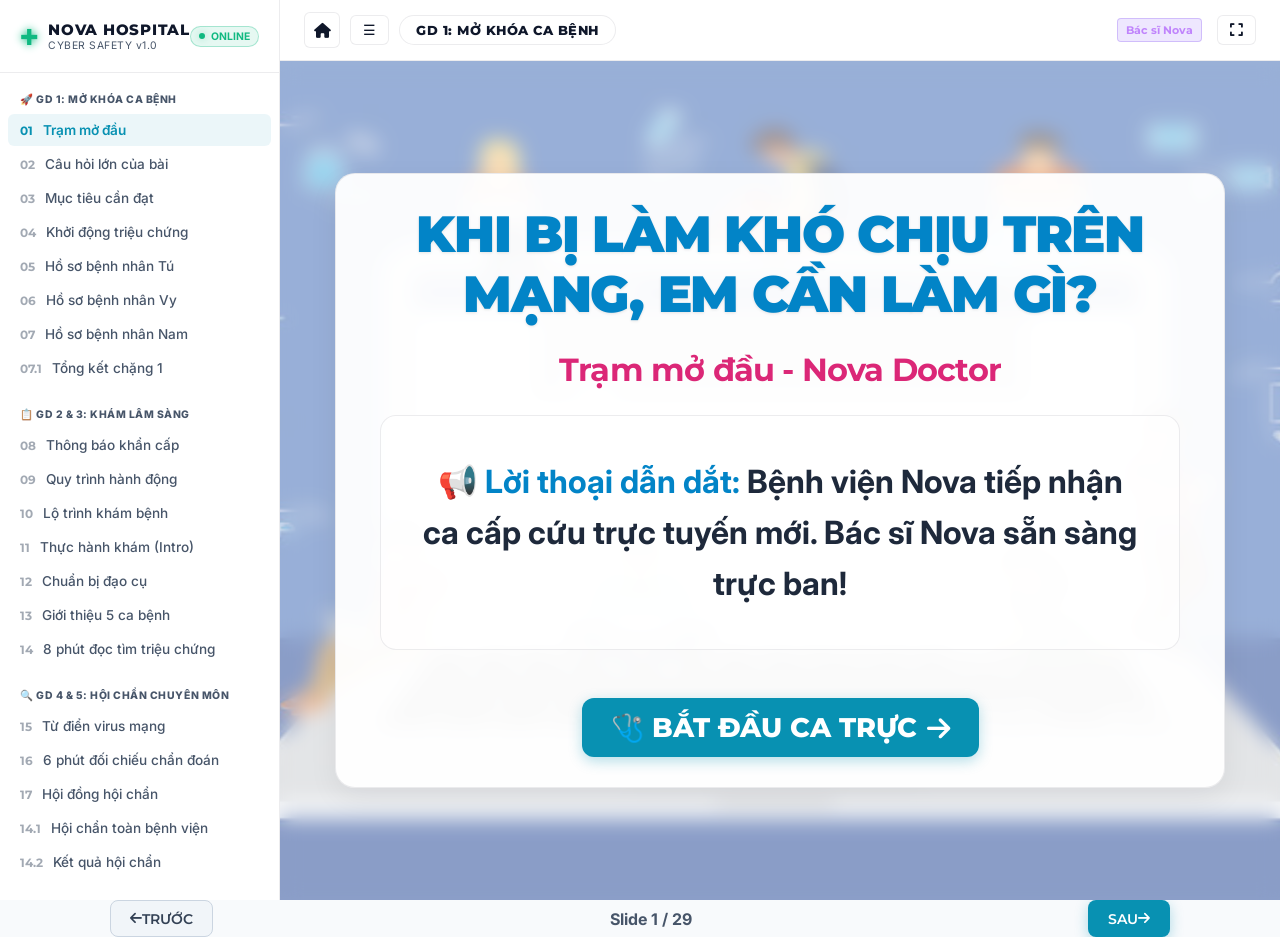
<file: tiet1.html>
<!DOCTYPE html>
<html lang="vi">
<head>
  <meta charset="UTF-8">
  <meta name="viewport" content="width=device-width, initial-scale=1.0">
  <title>NOVA HOSPITAL - TIẾT 1: CẤP CỨU KHÔNG GIAN MẠNG</title>
  <link rel="preconnect" href="https://fonts.googleapis.com">
  <link rel="preconnect" href="https://fonts.gstatic.com" crossorigin>
  <link href="https://fonts.googleapis.com/css2?family=Inter:wght@300;400;500;600;700;800&family=Montserrat:wght@400;500;600;700;800;900&display=swap" rel="stylesheet">
  <link rel="stylesheet" href="https://cdnjs.cloudflare.com/ajax/libs/font-awesome/6.4.0/css/all.min.css">
  <link rel="stylesheet" href="puberty_style.css">
  
  <style>
    /* CSS overrides to fix split-screen, implement light mode and set the new background */
    body {
      background-image: url('social_media_bg.png') !important;
      background-size: cover !important;
      background-position: center !important;
      background-attachment: fixed !important;
    }
    
    /* Ensure slides viewport stretches fully (Grid layout is maintained) */
    .slides-viewport {
      background-image: url('social_media_bg.png') !important;
      background-size: cover !important;
      background-position: center !important;
      position: relative;
      z-index: 2;
    }
    
    .slides-viewport::before {
      content: '';
      position: absolute;
      top: 0;
      left: 0;
      width: 100%;
      height: 100%;
      background: rgba(248, 250, 252, 0.45) !important; /* Light Mode clean overlay mask */
      backdrop-filter: blur(10px) !important;
      -webkit-backdrop-filter: blur(10px);
      z-index: -1;
      pointer-events: none;
    }
    
    /* Slide Frame Light Mode styling */
    .slide-frame {
      background: rgba(255, 255, 255, 0.95) !important;
      border: 1px solid rgba(15, 23, 42, 0.08) !important;
      border-radius: 20px !important;
      padding: 30px 40px !important;
      box-shadow: 0 10px 30px rgba(15, 23, 42, 0.06) !important;
      max-width: 1280px !important;
      width: 95% !important;
      margin: 0 auto !important;
      text-align: center !important;
      position: relative !important;
      color: #1E293B !important;
    }
    
    /* Text colors inside light frame */
    .slide-frame h1, .slide-frame h2, .slide-frame h3, .slide-frame h4, .slide-frame p, .slide-frame li, .slide-frame span {
      color: #1E293B !important;
    }
    .slide-frame .main-title {
      color: #0284C7 !important; /* Sky Blue / Cyan */
      font-size: 38pt !important;
      text-transform: uppercase !important;
      font-weight: 900 !important;
      text-align: center !important;
      text-shadow: 0 1px 3px rgba(0, 0, 0, 0.1) !important;
      margin-bottom: 1.5rem !important;
    }
    .slide-frame .sub-title {
      color: #DB2777 !important; /* Pink */
      font-size: 24pt !important;
      font-weight: 700 !important;
      margin-bottom: 1.5rem !important;
      text-align: center !important;
    }
    .slide-frame .breadcrumb {
      color: #0284C7 !important;
      font-weight: bold !important;
      font-size: 11pt !important;
    }
    .slide-frame .slide-title {
      color: #0F172A !important;
      font-size: 28pt !important;
      font-weight: 800 !important;
    }
    
    /* Mockup phone & social media styles (exemption from dark text) */
    .mockup-messenger *, .mockup-facebook *, .mockup-tiktok * {
      color: inherit !important;
    }
    
    .mockup-messenger {
      background: #1e1e1e;
      border-radius: 20px;
      border: 4px solid #333;
      padding: 15px;
      width: 100%;
      max-width: 360px;
      margin: 0 auto;
      box-shadow: 0 10px 30px rgba(0,0,0,0.5);
      font-family: var(--font-body);
    }
    .chat-header {
      display: flex;
      align-items: center;
      gap: 10px;
      border-bottom: 1px solid #333;
      padding-bottom: 10px;
      margin-bottom: 15px;
    }
    .chat-avatar {
      width: 35px;
      height: 35px;
      background: #dc2626;
      border-radius: 50%;
      display: flex;
      align-items: center;
      justify-content: center;
      color: white !important;
      font-weight: bold;
    }
    .chat-name {
      color: white !important;
      font-size: 11pt;
      font-weight: 600;
    }
    .chat-status {
      font-size: 8pt;
      color: #94A3B8 !important;
    }
    .chat-bubbles {
      display: flex;
      flex-direction: column;
      gap: 12px;
      min-height: 200px;
    }
    .bubble-incoming {
      background: #2D3748;
      color: #e4e6eb !important;
      padding: 10px 14px;
      border-radius: 15px 15px 15px 2px;
      align-self: flex-start;
      max-width: 85%;
      font-size: 11pt;
      line-height: 1.4;
      border: 1px solid rgba(255, 255, 255, 0.05);
    }
    .bubble-danger {
      border: 1px solid #ef4444;
      background: rgba(239, 68, 68, 0.1);
      color: #fca5a5 !important;
    }
    
    .mockup-facebook {
      background: #18191a;
      border-radius: 12px;
      border: 1px solid #3a3b3c;
      padding: 15px;
      color: #e4e6eb !important;
      font-family: var(--font-body);
      max-width: 480px;
      margin: 0 auto;
      box-shadow: 0 8px 25px rgba(0,0,0,0.4);
    }
    .fb-header {
      display: flex;
      align-items: center;
      gap: 10px;
      margin-bottom: 12px;
    }
    .fb-avatar {
      width: 40px;
      height: 40px;
      background: #475569;
      border-radius: 50%;
      display: flex;
      align-items: center;
      justify-content: center;
      font-size: 16px;
      color: white !important;
    }
    .fb-author {
      font-weight: 600;
      color: white !important;
      font-size: 11pt;
    }
    .fb-time {
      font-size: 8pt;
      color: #b0b3b8 !important;
      margin-top: 2px;
    }
    .fb-content {
      font-size: 12pt;
      line-height: 1.5;
      margin-bottom: 15px;
      color: #e4e6eb !important;
      text-align: left;
    }
    .fb-actions {
      border-top: 1px solid #3a3b3c;
      padding-top: 10px;
      display: flex;
      justify-content: space-around;
      color: #b0b3b8 !important;
      font-size: 10pt;
    }
    
    .mockup-tiktok {
      background: #000;
      border-radius: 20px;
      border: 4px solid #333;
      position: relative;
      width: 100%;
      max-width: 280px;
      height: 450px;
      margin: 0 auto;
      overflow: hidden;
      box-shadow: 0 10px 30px rgba(0,0,0,0.5);
    }
    .tt-video-placeholder {
      width: 100%;
      height: 100%;
      background: linear-gradient(180deg, #1f2937 0%, #111827 100%);
      display: flex;
      flex-direction: column;
      align-items: center;
      justify-content: center;
      color: #4b5563 !important;
    }
    .tt-overlay {
      position: absolute;
      bottom: 0;
      left: 0;
      width: 100%;
      padding: 15px;
      background: linear-gradient(0deg, rgba(0,0,0,0.8) 0%, transparent 100%);
      color: white !important;
      font-family: var(--font-body);
      text-align: left;
    }
    .tt-author {
      font-weight: 700;
      font-size: 10pt;
      margin-bottom: 5px;
    }
    .tt-desc {
      font-size: 9pt;
      line-height: 1.3;
    }
    .tt-sidebar {
      position: absolute;
      right: 10px;
      bottom: 80px;
      display: flex;
      flex-direction: column;
      gap: 15px;
      align-items: center;
      color: white !important;
    }
    .tt-icon {
      font-size: 20px;
      text-shadow: 0 2px 5px rgba(0,0,0,0.5);
    }
    .tt-count {
      font-size: 8pt;
      margin-top: 2px;
    }
    
    /* Disease and Shuffler layouts */
    .shuffle-container {
      display: flex;
      justify-content: center;
      gap: 15px;
      margin-top: 20px;
      width: 100%;
      flex-wrap: wrap;
    }
    .shuffle-card {
      background: rgba(255, 255, 255, 0.7) !important;
      border: 1px solid rgba(0,0,0,0.1) !important;
      border-radius: 12px;
      padding: 20px;
      width: 180px;
      text-align: center;
      cursor: pointer;
      transition: var(--transition-smooth);
    }
    .shuffle-card.active-shuffle {
      border-color: var(--cyan) !important;
      box-shadow: 0 0 15px var(--cyan-glow);
      transform: scale(1.05);
      background: rgba(6, 182, 212, 0.1) !important;
    }
    .shuffle-card.selected {
      border-color: var(--mint) !important;
      box-shadow: 0 0 15px var(--mint-glow);
      background: rgba(16, 185, 129, 0.1) !important;
    }
    
    /* Dictionary virus tabs */
    .virus-dict-container {
      display: grid;
      grid-template-columns: 240px 1fr;
      gap: 20px;
      width: 100%;
      margin-top: 20px;
    }
    .dict-tabs {
      display: flex;
      flex-direction: column;
      gap: 10px;
    }
    .dict-tab {
      background: rgba(255, 255, 255, 0.8) !important;
      border: 1px solid rgba(0,0,0,0.08) !important;
      padding: 12px 15px !important;
      border-radius: 8px !important;
      color: #475569 !important;
      font-weight: 700 !important;
      text-align: left !important;
      transition: var(--transition-smooth) !important;
    }
    .dict-tab:hover {
      background: rgba(0, 0, 0, 0.03) !important;
    }
    .dict-tab.active-tab {
      background: #0284C7 !important;
      color: white !important;
      border-color: #0284C7 !important;
      box-shadow: 0 0 12px rgba(2, 132, 199, 0.3) !important;
    }
    .dict-tab.active-tab span {
      color: white !important;
    }
    .dict-panel {
      background: rgba(255, 255, 255, 0.8) !important;
      border: 1px solid rgba(0,0,0,0.08) !important;
      padding: 25px !important;
      border-radius: 12px !important;
      min-height: 280px !important;
    }
    
    /* Arranger Game steps */
    .arranger-container {
      display: flex;
      flex-direction: column;
      gap: 20px;
      width: 100%;
      margin-top: 15px;
    }
    .arranger-slots {
      display: grid;
      grid-template-columns: repeat(5, 1fr);
      gap: 10px;
    }
    .arranger-slot {
      border: 2px dashed rgba(0,0,0,0.15) !important;
      background: rgba(255, 255, 255, 0.6) !important;
      border-radius: 8px !important;
      height: 120px !important;
      padding: 8px !important;
      display: flex !important;
      flex-direction: column !important;
      justify-content: space-between !important;
      transition: var(--transition-smooth) !important;
    }
    .arranger-slot.correct-slot {
      border-color: var(--mint) !important;
      background: rgba(16, 185, 129, 0.08) !important;
    }
    .arranger-slot.incorrect-slot {
      border-color: var(--coral) !important;
      background: rgba(244, 63, 94, 0.08) !important;
    }
    .slot-label {
      font-size: 8pt !important;
      text-transform: uppercase !important;
      color: #64748b !important;
      font-weight: 700 !important;
    }
    .slot-content {
      font-size: 10pt !important;
      font-weight: bold !important;
      text-align: center !important;
      margin: auto 0 !important;
      color: #0F172A !important;
    }
    .arranger-cards {
      display: flex;
      justify-content: center;
      gap: 10px;
      flex-wrap: wrap;
    }
    .arranger-card {
      background: rgba(255, 255, 255, 0.9) !important;
      border: 1.5px solid rgba(0,0,0,0.08) !important;
      border-radius: 8px !important;
      padding: 10px !important;
      font-size: 10pt !important;
      font-weight: 700 !important;
      width: 160px !important;
      cursor: pointer !important;
      transition: var(--transition-smooth) !important;
      text-align: center !important;
      color: #0F172A !important;
    }
    .arranger-card:hover {
      transform: translateY(-2px) !important;
      border-color: #0284C7 !important;
    }
    .arranger-card.selected-card {
      border-color: #0284C7 !important;
      box-shadow: 0 0 10px rgba(2, 132, 199, 0.3) !important;
      background: rgba(2, 132, 199, 0.05) !important;
    }
    .arranger-card.placed {
      opacity: 0.4 !important;
      pointer-events: none !important;
    }
    
    /* Layout styling overrides for clean text */
    .pledge-label {
      display: flex;
      align-items: center;
      gap: 15px;
      cursor: pointer;
      padding: 15px;
      background: rgba(255, 255, 255, 0.7) !important;
      border: 1px solid rgba(0,0,0,0.08) !important;
      border-radius: 8px;
      transition: var(--transition-smooth);
    }
    .pledge-label:hover {
      background: rgba(0, 0, 0, 0.02) !important;
    }
    .pledge-checkbox {
      width: 22px;
      height: 22px;
      accent-color: #0284C7;
    }
    
    /* Approved Stamp animation */
    .stamp-container {
      position: relative;
    }
    .approved-stamp {
      position: absolute;
      top: 50%;
      left: 50%;
      transform: translate(-50%, -50%) scale(5);
      opacity: 0;
      color: #ef4444 !important;
      font-size: 70px;
      font-weight: 900;
      border: 6px solid #ef4444;
      padding: 10px 25px;
      border-radius: 12px;
      text-transform: uppercase;
      letter-spacing: 5px;
      transform-origin: center;
      transition: all 0.3s cubic-bezier(0.175, 0.885, 0.32, 1.275);
      z-index: 100;
      pointer-events: none;
      display: inline-block;
      box-shadow: 0 0 15px rgba(239, 68, 68, 0.2);
    }
    .approved-stamp.stamped {
      transform: translate(-50%, -50%) scale(1) rotate(-15deg);
      opacity: 0.85;
    }
    
    /* Confetti canvas overlay styling */
    #confetti-canvas {
      position: absolute;
      top: 0;
      left: 0;
      width: 100vw;
      height: 100vh;
      z-index: 99;
      pointer-events: none;
    }
  </style>
</head>
<body>
  <!-- Canvas for Confetti -->
  <canvas id="confetti-canvas"></canvas>

  <!-- main app container -->
  <div class="app-container">
    
    <!-- LEFT SIDEBAR -->
    <aside class="sidebar">
      <div class="sidebar-header">
        <div class="clinic-logo">
          <div class="pulse-cross">✚</div>
          <div class="logo-text">
            <span class="logo-title">NOVA HOSPITAL</span>
            <span class="logo-subtitle">CYBER SAFETY v1.0</span>
          </div>
        </div>
        <div class="status-badge">
          <span class="live-dot"></span>
          <span class="live-text">ONLINE</span>
        </div>
      </div>

      <!-- Scrollable Steps Menu (29 Slides Navigator) -->
            <div class="sidebar-menu-scrollable">
        <nav class="sidebar-nav">
          <div class="nav-group">
            <span class="nav-group-title">🚀 GD 1: MỞ KHÓA CA BỆNH</span>
            <ul>
              <li class="nav-item active" data-slide="1"><span class="nav-num">01</span> <span class="nav-txt">Trạm mở đầu</span></li>
              <li class="nav-item" data-slide="2"><span class="nav-num">02</span> <span class="nav-txt">Câu hỏi lớn của bài</span></li>
              <li class="nav-item" data-slide="3"><span class="nav-num">03</span> <span class="nav-txt">Mục tiêu cần đạt</span></li>
              <li class="nav-item" data-slide="4"><span class="nav-num">04</span> <span class="nav-txt">Khởi động triệu chứng</span></li>
              <li class="nav-item" data-slide="5"><span class="nav-num">05</span> <span class="nav-txt">Hồ sơ bệnh nhân Tú</span></li>
              <li class="nav-item" data-slide="6"><span class="nav-num">06</span> <span class="nav-txt">Hồ sơ bệnh nhân Vy</span></li>
              <li class="nav-item" data-slide="7"><span class="nav-num">07</span> <span class="nav-txt">Hồ sơ bệnh nhân Nam</span></li>
              <li class="nav-item" data-slide="8"><span class="nav-num">07.1</span> <span class="nav-txt">Tổng kết chặng 1</span></li>
            </ul>
          </div>
          <div class="nav-group">
            <span class="nav-group-title">📋 GD 2 & 3: KHÁM LÂM SÀNG</span>
            <ul>
              <li class="nav-item" data-slide="9"><span class="nav-num">08</span> <span class="nav-txt">Thông báo khẩn cấp</span></li>
              <li class="nav-item" data-slide="10"><span class="nav-num">09</span> <span class="nav-txt">Quy trình hành động</span></li>
              <li class="nav-item" data-slide="11"><span class="nav-num">10</span> <span class="nav-txt">Lộ trình khám bệnh</span></li>
              <li class="nav-item" data-slide="12"><span class="nav-num">11</span> <span class="nav-txt">Thực hành khám (Intro)</span></li>
              <li class="nav-item" data-slide="13"><span class="nav-num">12</span> <span class="nav-txt">Chuẩn bị đạo cụ</span></li>
              <li class="nav-item" data-slide="14"><span class="nav-num">13</span> <span class="nav-txt">Giới thiệu 5 ca bệnh</span></li>
              <li class="nav-item" data-slide="15"><span class="nav-num">14</span> <span class="nav-txt">8 phút đọc tìm triệu chứng</span></li>
            </ul>
          </div>
          <div class="nav-group">
            <span class="nav-group-title">🔍 GD 4 & 5: HỘI CHẨN CHUYÊN MÔN</span>
            <ul>
              <li class="nav-item" data-slide="16"><span class="nav-num">15</span> <span class="nav-txt">Từ điển virus mạng</span></li>
              <li class="nav-item" data-slide="17"><span class="nav-num">16</span> <span class="nav-txt">6 phút đối chiếu chẩn đoán</span></li>
              <li class="nav-item" data-slide="18"><span class="nav-num">17</span> <span class="nav-txt">Hội đồng hội chẩn</span></li>
              <li class="nav-item" data-slide="19"><span class="nav-num">14.1</span> <span class="nav-txt">Hội chẩn toàn bệnh viện</span></li>
              <li class="nav-item" data-slide="20"><span class="nav-num">14.2</span> <span class="nav-txt">Kết quả hội chẩn</span></li>
            </ul>
          </div>
          <div class="nav-group">
            <span class="nav-group-title">🩹 GD 6 - 8: PHÁC ĐỒ ĐIỀU TRỊ</span>
            <ul>
              <li class="nav-item" data-slide="21"><span class="nav-num">21</span> <span class="nav-txt">Game: Đoán từ khóa</span></li>
              <li class="nav-item" data-slide="22"><span class="nav-num">22</span> <span class="nav-txt">Sơ đồ phác đồ mẫu</span></li>
              <li class="nav-item" data-slide="23"><span class="nav-num">23</span> <span class="nav-txt">Game: 3 Nguyên tắc vàng</span></li>
              <li class="nav-item" data-slide="24"><span class="nav-num">23.1</span> <span class="nav-txt">Chuẩn bị dụng cụ</span></li>
              <li class="nav-item" data-slide="25"><span class="nav-num">24</span> <span class="nav-txt">10 phút kê đơn chi tiết</span></li>
              <li class="nav-item" data-slide="26"><span class="nav-num">25</span> <span class="nav-txt">Phác đồ chuẩn y khoa</span></li>
              <li class="nav-item" data-slide="27"><span class="nav-num">26</span> <span class="nav-txt">RPG: Giới thiệu thực hành</span></li>
              <li class="nav-item" data-slide="28"><span class="nav-num">27</span> <span class="nav-txt">RPG B1: Bình tĩnh</span></li>
              <li class="nav-item" data-slide="29"><span class="nav-num">28</span> <span class="nav-txt">RPG B2: Bằng chứng</span></li>
              <li class="nav-item" data-slide="30"><span class="nav-num">29</span> <span class="nav-txt">RPG B3: Chặn & Báo cáo</span></li>
              <li class="nav-item" data-slide="31"><span class="nav-num">30</span> <span class="nav-txt">RPG B4: Giúp đỡ</span></li>
              <li class="nav-item" data-slide="32"><span class="nav-num">31</span> <span class="nav-txt">RPG B5: Tích cực</span></li>
              <li class="nav-item" data-slide="33"><span class="nav-num">32</span> <span class="nav-txt">4 phút viết nhật ký</span></li>
              <li class="nav-item" data-slide="34"><span class="nav-num">33</span> <span class="nav-txt">Tiêm vaccine cam kết</span></li>
              <li class="nav-item" data-slide="35"><span class="nav-num">34</span> <span class="nav-txt">Hoàn thành nhiệm vụ</span></li>
            </ul>
          </div>
        </nav>
      </div>
    </aside>


    <!-- MAIN APP CONTENT VIEWPORT -->
    <main class="main-content">
      
      <!-- Top header control bar -->
      <header class="top-bar">
        <div class="header-left" style="display: flex; align-items: center; gap: 10px;">
          <a href="index.html" class="back-portal-btn" title="Quay lại Cổng điều hành"><i class="fa-solid fa-house"></i></a>
          <button class="control-btn" id="sidebar-toggle" title="Thu gọn / Mở rộng Sidebar">☰</button>
          <div class="active-stage-indicator" id="current-stage-display">
            GD 1: MỞ KHÓA CA BỆNH
          </div>
        </div>
        <div class="header-right" style="display: flex; align-items: center; gap: 15px;">
          <div class="role-badge" id="header-role-badge">Bác sĩ Nova</div>
          <button class="control-btn" id="fullscreen-toggle" title="Phóng to / Thu nhỏ"><i class="fa-solid fa-expand"></i></button>
        </div>
      </header>

      <!-- Slides Viewport Container -->
      <div class="slides-viewport">
        <section class="slide active" id="slide-1" data-stage="GD 1: MỞ KHÓA CA BỆNH" data-stage-num="1">
          <div class="slide-layout flex-center-col text-center">
            <div class="slide-frame">
              <h1 class="main-title">KHI BỊ LÀM KHÓ CHỊU TRÊN MẠNG, EM CẦN LÀM GÌ?</h1>
              <h2 class="sub-title">Trạm mở đầu - Nova Doctor</h2>
              <div class="glass-panel" style="padding: 2.5rem; max-width: 800px; margin: 0 auto 3rem auto; border-radius: 16px; border: 1.5px solid var(--glass-border); background: rgba(255, 255, 255, 0.7);">
                <p style="font-size: 24pt !important; font-weight: 700; color: #1E293B; line-height: 1.5;">
                  📢 <strong style="color: #0284C7;">Lời thoại dẫn dắt:</strong> Bệnh viện Nova tiếp nhận ca cấp cứu trực tuyến mới. Bác sĩ Nova sẵn sàng trực ban!
                </p>
              </div>
              <button class="btn btn-cyan btn-lg btn-pulse" onclick="navigateToSlide(2)" style="padding: 18px 36px; font-size: 20pt !important; font-weight: 800;">🩺 BẮT ĐẦU CA TRỰC <i class="fa-solid fa-arrow-right" style="margin-left: 10px;"></i></button>
            </div>
          </div>
        </section>
        <section class="slide" id="slide-2" data-stage="GD 1: MỞ KHÓA CA BỆNH" data-stage-num="1">
          <div class="slide-layout flex-center-col text-center">
            <div class="slide-frame" style="max-width: 1000px;">
              <div class="slide-header">
                <span class="breadcrumb">CÂU HỎI LỚN CỦA BÀI HỌC</span>
                <h2 class="slide-title">Câu hỏi dẫn dắt chính</h2>
              </div>
              <div class="glass-panel" style="padding: 3rem; margin-top: 3rem; border-radius: 16px; border: 2.5px dashed #0284C7; background: rgba(2, 132, 199, 0.05); text-align: center; min-height: 180px; display: flex; align-items: center; justify-content: center;">
                <p id="s2-typewriter-text" style="font-size: 32pt !important; font-weight: 900; color: #0284C7; line-height: 1.6; text-transform: uppercase; white-space: pre-wrap; width: 100%;">
                  <!-- Typed by JS -->
                </p>
              </div>
              <div style="margin-top: 4rem;">
                <button class="btn btn-cyan" onclick="navigateToSlide(3)" style="padding: 14px 28px; font-size: 20pt !important; font-weight: 800;">MỤC TIÊU CẦN ĐẠT <i class="fa-solid fa-arrow-right"></i></button>
              </div>
            </div>
          </div>
        </section>
        <section class="slide" id="slide-3" data-stage="GD 1: MỞ KHÓA CA BỆNH" data-stage-num="1">
          <div class="slide-layout flex-center-col text-center">
            <div class="slide-frame" style="max-width: 1000px;">
              <div class="slide-header">
                <span class="breadcrumb">KẾT QUẢ ĐẦU RA</span>
                <h2 class="slide-title">MỤC TIÊU CẦN ĐẠT CỦA BÁC SĨ NOVA</h2>
              </div>
              <div class="glass-panel text-left" style="padding: 2.5rem; margin-top: 2rem; border-radius: 16px; border: 1px solid rgba(0,0,0,0.08); background: rgba(255, 255, 255, 0.7); display: flex; flex-direction: column; gap: 15px;">
                <p style="font-size: 20pt !important; font-weight: 700; color: #1E293B; line-height: 1.6;">
                  🎯 <strong>Mục tiêu chính:</strong>
                </p>
                <ul style="font-size: 18pt !important; color: #475569; font-weight: 600; padding-left: 20px; line-height: 1.8; display: flex; flex-direction: column; gap: 10px;">
                  <li>🔬 <strong>Nhận biết</strong> được 5 loại hành vi gây ảnh hưởng, quấy rối bản thân trên không gian mạng xã hội.</li>
                  <li>🔍 <strong>Quan sát, phân tích</strong> chi tiết các dấu hiệu bệnh lý lâm sàng mạng để đưa ra chẩn đoán chính xác chủng virus.</li>
                  <li>🩹 <strong>Áp dụng phác đồ sơ cứu 5 bước</strong> để thiết lập đơn thuốc giải pháp điều trị cho các bệnh nhân trong thực tế đời sống.</li>
                </ul>
              </div>
              <div style="margin-top: 35px;">
                <button class="btn btn-cyan" onclick="navigateToSlide(4)" style="padding: 14px 28px; font-size: 18pt !important; font-weight: 800;">KHỞI ĐỘNG CA TRỰC <i class="fa-solid fa-arrow-right"></i></button>
              </div>
            </div>
          </div>
        </section>
        <section class="slide" id="slide-4" data-stage="GD 1: MỞ KHÓA CA BỆNH" data-stage-num="1">
          <div class="slide-layout flex-center-col text-center">
            <div class="slide-frame" style="max-width: 1100px;">
              <div class="slide-header">
                <span class="breadcrumb">TRẠM 1 &bull; KHỞI ĐỘNG</span>
                <h2 class="slide-title">NHẬN DIỆN TRIỆU CHỨNG LẠ BAN ĐẦU</h2>
              </div>
              <div class="mystery-layout" style="display: grid; grid-template-columns: 1fr 1.2fr; gap: 40px; margin-top: 30px; text-align: left;">
                <div class="glass-panel" style="padding: 30px; border-radius: 16px; border: 1px solid rgba(0,0,0,0.08); background: rgba(255, 255, 255, 0.7); display: flex; flex-direction: column; align-items: center; justify-content: center;">
                  <img src="symptom_doctor.png" alt="Bác sĩ trưởng khoa" style="max-width: 100%; max-height: 200px; object-fit: contain;">
                  <p style="font-size: 13pt !important; color: #b91c1c; font-weight: 800; margin-top: 10px; text-align: center; animation: pulse 1s infinite;">🚨 [Trưởng khoa báo động đỏ!]</p>
                </div>
                <div style="display: flex; flex-direction: column; justify-content: space-between;">
                  <div class="glass-panel" style="padding: 25px; border-radius: 12px; border: 1px solid rgba(0,0,0,0.08); background: rgba(255, 255, 255, 0.7); display: flex; align-items: center; gap: 15px;">
                    <img src="sad_child_phone.png" alt="Bệnh nhân nhăn nhó" style="width: 110px; height: 110px; border-radius: 8px; object-fit: cover;">
                    <p style="font-size: 18pt !important; font-weight: 700; color: #1E293B; line-height: 1.5; margin: 0;">
                      Hãy cùng bắt đầu nhận hồ sơ cấp cứu và phát hiện các dấu hiệu thể hiện hành vi quấy rối trực tuyến.
                    </p>
                  </div>
                  <div style="margin-top: 25px;">
                    <button class="btn btn-cyan btn-lg btn-pulse" onclick="navigateToSlide(5)" style="width: 100%; padding: 16px; font-weight: 800; font-size: 18pt !important;"><i class="fa-solid fa-barcode"></i> QUÉT TRIỆU CHỨNG LẠ</button>
                  </div>
                </div>
              </div>
            </div>
          </div>
        </section>
        <section class="slide" id="slide-5" data-stage="GD 1: MỞ KHÓA CA BỆNH" data-stage-num="1">
          <div class="slide-layout flex-center-col text-center">
            <div class="slide-frame" style="max-width: 1100px;">
              <div class="slide-header">
                <span class="breadcrumb">HOẠT ĐỘNG 1 &bull; MÀN HÌNH THẢO LUẬN A</span>
                <h2 class="slide-title">HỒ SƠ BỆNH NHÂN TÚ</h2>
              </div>
              <div class="mystery-layout" style="display: grid; grid-template-columns: 1fr 1.2fr; gap: 40px; margin-top: 30px; text-align: left;">
                <div class="mockup-messenger" id="mockup-msg-s5">
                  <div class="chat-header">
                    <div class="chat-avatar">?</div>
                    <div>
                      <div class="chat-name">Ẩn Danh (Tài khoản lạ)</div>
                      <div class="chat-status">Hoạt động 1 phút trước</div>
                    </div>
                  </div>
                  <div class="chat-bubbles">
                    <div class="bubble-incoming bubble-danger" id="msg-bubble-s5">Mày là kẻ vô dụng, không ai thích mày đâu! 😡</div>
                  </div>
                </div>
                <div style="display: flex; flex-direction: column; justify-content: space-between; padding: 15px 0;">
                  <div class="glass-panel" style="padding: 25px; border-radius: 12px; border: 1px solid rgba(0,0,0,0.08); background: rgba(255, 255, 255, 0.7);">
                    <h3 style="font-size: 22pt !important; color: #0284C7; font-weight: 800; margin-bottom: 12px;"><i class="fa-solid fa-circle-question"></i> CÂU HỎI THẢO LUẬN:</h3>
                    <p style="font-size: 18pt !important; font-weight: 700; color: #1E293B; line-height: 1.6; margin: 0;">
                      - Tú liên tục nhận được tin nhắn Messenger từ tài khoản lạ.<br>
                      - Nếu là Tú, em sẽ cảm thấy thế nào? Tại sao Tú cảm thấy như vậy?
                    </p>
                  </div>
                  <div class="glass-panel" id="ans-box-s5" style="padding: 20px; border-radius: 12px; border: 1.5px solid rgba(0,0,0,0.08); background: rgba(255, 255, 255, 0.7); margin-top: 15px; display: none;">
                    <div style="font-size: 13pt !important; color: #64748b; font-weight: bold; text-transform: uppercase; margin-bottom: 6px;">Kết quả chẩn đoán</div>
                    <p style="font-size: 15pt !important; font-weight: 800; color: #ef4444; margin: 0; line-height: 1.4;">Tú khó chịu vì bị nhắn tin bởi các tin nhắn xúc phạm.</p>
                  </div>
                  <div style="display: flex; gap: 15px; margin-top: 20px;">
                    <button class="btn btn-purple" id="btn-ans-s5" onclick="revealS5Answer()" style="flex: 1; padding: 14px; font-weight: 800; font-size: 18pt !important;"><i class="fa-solid fa-lightbulb"></i> ĐÁP ÁN</button>
                    <button class="btn btn-cyan" onclick="navigateToSlide(6)" style="flex: 1; padding: 14px; font-weight: 800; font-size: 18pt !important;">ẢNH TIẾP THEO <i class="fa-solid fa-arrow-right"></i></button>
                  </div>
                </div>
              </div>
            </div>
          </div>
        </section>
        <section class="slide" id="slide-6" data-stage="GD 1: MỞ KHÓA CA BỆNH" data-stage-num="1">
          <div class="slide-layout flex-center-col text-center">
            <div class="slide-frame" style="max-width: 1100px;">
              <div class="slide-header">
                <span class="breadcrumb">HOẠT ĐỘNG 1 &bull; MÀN HÌNH THẢO LUẬN B</span>
                <h2 class="slide-title">HỒ SƠ BỆNH NHÂN VY</h2>
              </div>
              <div class="mystery-layout" style="display: grid; grid-template-columns: 1fr 1.2fr; gap: 40px; margin-top: 30px; text-align: left;">
                <div class="mockup-facebook" id="mockup-fb-s6">
                  <div class="fb-header">
                    <div class="fb-avatar"><i class="fa-solid fa-user-secret"></i></div>
                    <div>
                      <div class="fb-author">Góc Ẩn Danh - School Confessions</div>
                      <div class="fb-time">Vừa xong &bull; 🌐</div>
                    </div>
                  </div>
                  <div class="fb-content" id="fb-post-s6">Nghe nói bạn Vy gian lận thi học kỳ đó mọi người... Nhìn hiền lành thế mà không ngờ được! 🤔🤫 #gianlan #hottrend</div>
                  <div class="fb-actions">
                    <span><i class="fa-regular fa-thumbs-up"></i> Thích (42)</span>
                    <span><i class="fa-regular fa-comment"></i> Bình luận (18)</span>
                    <span><i class="fa-regular fa-share-from-square"></i> Chia sẻ</span>
                  </div>
                </div>
                <div style="display: flex; flex-direction: column; justify-content: space-between; padding: 15px 0;">
                  <div class="glass-panel" style="padding: 25px; border-radius: 12px; border: 1px solid rgba(0,0,0,0.08); background: rgba(255, 255, 255, 0.7);">
                    <h3 style="font-size: 22pt !important; color: #0284C7; font-weight: 800; margin-bottom: 12px;"><i class="fa-solid fa-circle-question"></i> CÂU HỎI THẢO LUẬN:</h3>
                    <p style="font-size: 18pt !important; font-weight: 700; color: #1E293B; line-height: 1.6; margin: 0;">
                      - Một bài đăng ẩn danh trong nhóm trường: 'Nghe nói bạn Vy gian lận thi học kỳ đó mọi người...'.<br>
                      - Theo em, Vy cảm thấy thế nào? Tại sao Vy cảm thấy như vậy?
                    </p>
                  </div>
                  <div class="glass-panel" id="ans-box-s6" style="padding: 20px; border-radius: 12px; border: 1.5px solid rgba(0,0,0,0.08); background: rgba(255, 255, 255, 0.7); margin-top: 15px; display: none;">
                    <div style="font-size: 13pt !important; color: #64748b; font-weight: bold; text-transform: uppercase; margin-bottom: 6px;">Kết quả chẩn đoán</div>
                    <p style="font-size: 15pt !important; font-weight: 800; color: #ef4444; margin: 0; line-height: 1.4;">Vy tức giận vì bị lan truyền tin đồn không đúng sự thật.</p>
                  </div>
                  <div style="display: flex; gap: 15px; margin-top: 20px;">
                    <button class="btn btn-purple" id="btn-ans-s6" onclick="revealS6Answer()" style="flex: 1; padding: 14px; font-weight: 800; font-size: 18pt !important;"><i class="fa-solid fa-lightbulb"></i> ĐÁP ÁN</button>
                    <button class="btn btn-cyan" onclick="navigateToSlide(7)" style="flex: 1; padding: 14px; font-weight: 800; font-size: 18pt !important;">ẢNH TIẾP THEO <i class="fa-solid fa-arrow-right"></i></button>
                  </div>
                </div>
              </div>
            </div>
          </div>
        </section>
        <section class="slide" id="slide-7" data-stage="GD 1: MỞ KHÓA CA BỆNH" data-stage-num="1">
          <div class="slide-layout flex-center-col text-center">
            <div class="slide-frame" style="max-width: 1100px;">
              <div class="slide-header">
                <span class="breadcrumb">HOẠT ĐỘNG 1 &bull; MÀN HÌNH THẢO LUẬN C</span>
                <h2 class="slide-title">HỒ SƠ BỆNH NHÂN NAM</h2>
              </div>
              <div class="mystery-layout" style="display: grid; grid-template-columns: 1fr 1.2fr; gap: 40px; margin-top: 30px; text-align: left;">
                <div class="mockup-tiktok">
                  <div class="tt-video-placeholder" id="tt-video-s7">
                    <span style="font-size: 60px; color: #475569;"><i class="fa-solid fa-bed"></i></span>
                    <span style="font-size: 12pt; color: #64748b; margin-top: 10px;">[Ảnh Nam ngủ gật chế giễu]</span>
                  </div>
                  <div class="tt-sidebar">
                    <div><span class="tt-icon" style="color: #ff3b5c;"><i class="fa-solid fa-heart"></i></span><div class="tt-count">245</div></div>
                    <div><span class="tt-icon"><i class="fa-solid fa-comment"></i></span><div class="tt-count">89</div></div>
                    <div><span class="tt-icon"><i class="fa-solid fa-share"></i></span><div class="tt-count">12</div></div>
                  </div>
                  <div class="tt-overlay">
                    <div class="tt-author">@funny_classroom_jokes</div>
                    <div class="tt-desc">Thần ngủ gật lớp chúng ta đã lộ diện! Đố cả nhà ngủ mà vẫn giữ thăng bằng như Nam 😴🤣 #funny #sleepy #school</div>
                  </div>
                </div>
                <div style="display: flex; flex-direction: column; justify-content: space-between; padding: 15px 0;">
                  <div class="glass-panel" style="padding: 25px; border-radius: 12px; border: 1px solid rgba(0,0,0,0.08); background: rgba(255, 255, 255, 0.7);">
                    <h3 style="font-size: 22pt !important; color: #0284C7; font-weight: 800; margin-bottom: 12px;"><i class="fa-solid fa-circle-question"></i> CÂU HỎI THẢO LUẬN:</h3>
                    <p style="font-size: 18pt !important; font-weight: 700; color: #1E293B; line-height: 1.6; margin: 0;">
                      - Nam thấy mình bị chia sẻ ảnh công khai trên mạng xã hội.<br>
                      - Nam cảm thấy như thế nào? Tại sao Nam cảm thấy như vậy?
                    </p>
                  </div>
                  <div class="glass-panel" id="ans-box-s7" style="padding: 20px; border-radius: 12px; border: 1.5px solid rgba(0,0,0,0.08); background: rgba(255, 255, 255, 0.7); margin-top: 15px; display: none;">
                    <div style="font-size: 13pt !important; color: #64748b; font-weight: bold; text-transform: uppercase; margin-bottom: 6px;">Kết quả chẩn đoán</div>
                    <p style="font-size: 15pt !important; font-weight: 800; color: #ef4444; margin: 0; line-height: 1.4;">Nam khó chịu, tức giận vì bị đăng ảnh cá nhân khi Nam không biết và chưa đồng ý.</p>
                  </div>
                  <div style="display: flex; gap: 15px; margin-top: 20px;">
                    <button class="btn btn-purple" id="btn-ans-s7" onclick="revealS7Answer()" style="flex: 1; padding: 14px; font-weight: 800; font-size: 18pt !important;"><i class="fa-solid fa-lightbulb"></i> ĐÁP ÁN</button>
                    <button class="btn btn-cyan" onclick="navigateToSlide(8)" style="flex: 1; padding: 14px; font-weight: 800; font-size: 18pt !important;">TIẾP TỤC <i class="fa-solid fa-arrow-right"></i></button>
                  </div>
                </div>
              </div>
            </div>
          </div>
        </section>
        <section class="slide" id="slide-8" data-stage="GD 1: MỞ KHÓA CA BỆNH" data-stage-num="1">
          <div class="slide-layout flex-center-col text-center">
            <div class="slide-frame" style="max-width: 1000px;">
              <div class="slide-header">
                <span class="breadcrumb">TK01 &bull; TỔNG KẾT CHẬNG 1</span>
                <h2 class="slide-title">TỔNG KẾT</h2>
              </div>
              <div class="glass-panel" id="s7-1-box" style="padding: 3rem; margin-top: 3rem; border-radius: 16px; border: 2.5px solid #0284C7; background: rgba(255, 255, 255, 0.7); cursor: pointer; transition: all 0.3s; min-height: 180px; display: flex; align-items: center; justify-content: center;" onclick="revealS7_1Content()">
                <div id="s7-1-click-tip" style="font-size: 24pt !important; font-weight: 800; color: #DB2777; animation: gentle-pulse 1.5s infinite alternate;">👉 Click vào đây để hiện kết luận</div>
                <div id="s7-1-text" class="hidden" style="font-size: 24pt !important; font-weight: 850; color: #0f172a; line-height: 1.6; text-align: center; width: 100%;">
                  Các bệnh nhân cảm thấy khó chịu do một số hành động quấy rối, đe doạ, … trên mạng xã hội
                </div>
              </div>
              <div style="margin-top: 4rem;">
                <button class="btn btn-cyan" onclick="navigateToSlide(9)" style="padding: 14px 28px; font-size: 18pt !important; font-weight: 800;">TIẾP NHẬN THÔNG BÁO KHẨN <i class="fa-solid fa-arrow-right"></i></button>
              </div>
            </div>
          </div>
        </section>
        <section class="slide" id="slide-9" data-stage="GD 2 & 3: KHÁM LÂM SÀNG" data-stage-num="2">
          <div class="slide-layout flex-center-col text-center">
            <div class="slide-frame" style="max-width: 1000px;">
              <h1 class="main-title" style="color: var(--coral) !important;"><i class="fa-solid fa-circle-exclamation"></i> THÔNG BÁO KHẨN CẤP TỪ NOVA HOSPITAL</h1>
              <h2 class="sub-title" style="color: var(--coral) !important;">Trạm 2 - Giai đoạn 2</h2>
              <div class="glass-panel" style="padding: 2.5rem; border-radius: 16px; border: 2.5px solid var(--coral); background: rgba(244, 63, 94, 0.05); margin-bottom: 3rem;">
                <p style="font-size: 26pt !important; font-weight: 800; color: #1E293B; line-height: 1.6;">
                  "Bệnh viện Nova phát đi thông báo khẩn cấp: Rất nhiều học sinh đang bị tấn công bởi các loại 'Virus độc hại' trên không gian mạng. Yêu cầu kíp trực cấp cứu Nova lập tức vào cuộc!"
                </p>
              </div>
              <button class="btn btn-cyan btn-pulse" onclick="navigateToSlide(10)" style="padding: 16px 32px; font-size: 20pt !important; font-weight: 800;"><i class="fa-solid fa-clipboard-check"></i> TIẾP NHẬN BỆNH ÁN</button>
            </div>
          </div>
        </section>
        <section class="slide" id="slide-10" data-stage="GD 2 & 3: KHÁM LÂM SÀNG" data-stage-num="2">
          <div class="slide-layout flex-center-col text-center">
            <div class="slide-frame" style="max-width: 1100px;">
              <div class="slide-header">
                <span class="breadcrumb">QUY TRÌNH HÀNH ĐỘNG</span>
                <h2 class="slide-title">NHIỆM VỤ CỦA BÁC SĨ NOVA</h2>
              </div>
              <div style="display: grid; grid-template-columns: repeat(3, 1fr); gap: 20px; margin-top: 40px;" class="step-guide-row">
                <div class="glass-panel dict-tab" id="step-guide-1" style="padding: 25px; border-radius: 12px; border: 1.5px solid rgba(0,0,0,0.08); text-align: center; transition: all 0.3s; background: rgba(255,255,255,0.7);" onmouseover="focusStep(1)" onmouseout="resetSteps()">
                  <div style="font-size: 40px; color: #0284C7; margin-bottom: 10px;"><i class="fa-solid fa-file-medical"></i></div>
                  <h3 style="font-size: 18pt !important; color: #0F172A; margin-bottom: 8px;">BƯỚC 1</h3>
                  <p style="font-size: 13pt !important; color: #475569; font-weight: 600;">Đọc hồ sơ tìm triệu chứng</p>
                </div>
                <div class="glass-panel dict-tab" id="step-guide-2" style="padding: 25px; border-radius: 12px; border: 1.5px solid rgba(0,0,0,0.08); text-align: center; transition: all 0.3s; background: rgba(255,255,255,0.7);" onmouseover="focusStep(2)" onmouseout="resetSteps()">
                  <div style="font-size: 40px; color: #DB2777; margin-bottom: 10px;"><i class="fa-solid fa-microscope"></i></div>
                  <h3 style="font-size: 18pt !important; color: #0F172A; margin-bottom: 8px;">BƯỚC 2</h3>
                  <p style="font-size: 13pt !important; color: #475569; font-weight: 600;">Chẩn đoán tên virus mạng</p>
                </div>
                <div class="glass-panel dict-tab" id="step-guide-3" style="padding: 25px; border-radius: 12px; border: 1.5px solid rgba(0,0,0,0.08); text-align: center; transition: all 0.3s; background: rgba(255,255,255,0.7);" onmouseover="focusStep(3)" onmouseout="resetSteps()">
                  <div style="font-size: 40px; color: var(--mint); margin-bottom: 10px;"><i class="fa-solid fa-prescription-bottle-medical"></i></div>
                  <h3 style="font-size: 18pt !important; color: #0F172A; margin-bottom: 8px;">BƯỚC 3</h3>
                  <p style="font-size: 13pt !important; color: #475569; font-weight: 600;">Kê đơn phác đồ cấp cứu</p>
                </div>
              </div>
              <div style="margin-top: 50px;">
                <button class="btn btn-cyan" onclick="navigateToSlide(11)" style="padding: 14px 28px; font-size: 18pt !important; font-weight: 800;">LỘ TRÌNH KHÁM LÂM SÀNG <i class="fa-solid fa-arrow-right"></i></button>
              </div>
            </div>
          </div>
        </section>
        <section class="slide" id="slide-11" data-stage="GD 2 & 3: KHÁM LÂM SÀNG" data-stage-num="2">
          <div class="slide-layout flex-center-col text-center">
            <div class="slide-frame" style="max-width: 1000px;">
              <div class="slide-header">
                <span class="breadcrumb">LỘ TRÌNH LÀM VIỆC</span>
                <h2 class="slide-title">LỘ TRÌNH KHÁM LÂM SÀNG TIẾT 1</h2>
              </div>
              <div class="glass-panel" style="padding: 30px; margin-top: 30px; border-radius: 16px; border: 1px solid rgba(0,0,0,0.08); background: rgba(255, 255, 255, 0.7); text-align: left;">
                <div style="display: grid; grid-template-columns: repeat(2, 1fr); gap: 20px; font-size: 18pt !important; font-weight: 700; color: #1E293B;" id="s10-steps-container">
                  <div class="wf-step hidden" id="s10-step-1">🚀 1. Khám bệnh <span style="color: #0284C7;">(8')</span></div>
                  <div class="wf-step hidden" id="s10-step-2">🔍 2. Chẩn đoán <span style="color: #0284C7;">(6')</span></div>
                  <div class="wf-step hidden" id="s10-step-3">🩺 3. Hội chẩn chuyên khoa <span style="color: #0284C7;">(5')</span></div>
                  <div class="wf-step hidden" id="s10-step-4">🩹 4. Kê đơn phác đồ <span style="color: #0284C7;">(10')</span></div>
                  <div class="wf-step hidden" id="s10-step-5">📝 5. Viết nhật ký lâm sàng <span style="color: #0284C7;">(4')</span></div>
                  <div class="wf-step hidden" id="s10-step-6">💉 6. Tiêm vaccine cam kết <span style="color: #0284C7;">(3')</span></div>
                </div>
              </div>
              <div style="margin-top: 40px;">
                <button class="btn btn-cyan" onclick="navigateToSlide(12)" style="padding: 14px 28px; font-size: 18pt !important; font-weight: 800;">TIẾN VÀO THỬ THÁCH 1 <i class="fa-solid fa-arrow-right"></i></button>
              </div>
            </div>
          </div>
        </section>
        <section class="slide" id="slide-12" data-stage="GD 2 & 3: KHÁM LÂM SÀNG" data-stage-num="2">
          <div class="slide-layout flex-center-col text-center">
            <div class="slide-frame" style="max-width: 1000px;">
              <h1 class="main-title">THỬ THÁCH 1: THỰC HÀNH KHÁM BỆNH</h1>
              <h2 class="sub-title" style="color: #0284C7 !important;">Trạm 3 - Giai đoạn 3</h2>
              <div class="glass-panel" style="padding: 2.5rem; max-width: 800px; margin: 0 auto 3rem auto; border-radius: 16px; border: 1px solid rgba(0,0,0,0.08); background: rgba(255, 255, 255, 0.7);">
                <p style="font-size: 24pt !important; font-weight: 700; color: #1E293B; line-height: 1.5;">
                  📋 <strong style="color: #0284C7;">Nhiệm vụ kíp trực:</strong> Mở hộp hồ sơ bệnh án của 5 bệnh nhân An, Nhi, Minh, Linh, Bảo để khám lâm sàng.
                </p>
              </div>
              <button class="btn btn-cyan btn-lg btn-pulse" onclick="navigateToSlide(13)" style="padding: 16px 32px; font-size: 20pt !important; font-weight: 800;"><i class="fa-solid fa-stethoscope"></i> BẮT ĐẦU KHÁM BỆNH</button>
            </div>
          </div>
        </section>
        <section class="slide" id="slide-13" data-stage="GD 2 & 3: KHÁM LÂM SÀNG" data-stage-num="2">
          <div class="slide-layout flex-center-col text-center">
            <div class="slide-frame" style="max-width: 1000px;">
              <div class="slide-header">
                <span class="breadcrumb">CHUẨN BỊ LÂM SÀNG</span>
                <h2 class="slide-title">ỔN ĐỊNH TỔ CHỨC KÍP TRỰC</h2>
              </div>
              <div style="display: grid; grid-template-columns: repeat(3, 1fr); gap: 20px; margin-top: 40px;">
                <div class="glass-panel" id="prep13-card-1" style="padding: 25px; border-radius: 12px; border: 1px solid rgba(0,0,0,0.08); text-align: center; background: rgba(255,255,255,0.7); cursor: pointer; transition: all 0.3s;" onclick="togglePrep13Item(1)">
                  <div style="font-size: 40px; color: #0284C7; margin-bottom: 10px;"><i class="fa-solid fa-users-viewfinder"></i></div>
                  <h4 style="font-size: 16pt !important; color: #0F172A; margin-bottom: 8px;">TỔ CHỨC</h4>
                  <p style="font-size: 14pt !important; color: #475569; font-weight: 700; display: flex; align-items: center; justify-content: center; gap: 8px; margin: 0;"><input type="checkbox" id="prep13-chk-1" class="pledge-checkbox" style="pointer-events: none; margin: 0; width: 18px; height: 18px;"> Nhóm 4 - 5 học sinh</p>
                </div>
                <div class="glass-panel" id="prep13-card-2" style="padding: 25px; border-radius: 12px; border: 1px solid rgba(0,0,0,0.08); text-align: center; background: rgba(255,255,255,0.7); cursor: pointer; transition: all 0.3s;" onclick="togglePrep13Item(2)">
                  <div style="font-size: 40px; color: #DB2777; margin-bottom: 10px;"><i class="fa-solid fa-book-medical"></i></div>
                  <h4 style="font-size: 16pt !important; color: #0F172A; margin-bottom: 8px;">HỌC LIỆU</h4>
                  <p style="font-size: 14pt !important; color: #475569; font-weight: 700; display: flex; align-items: center; justify-content: center; gap: 8px; margin: 0;"><input type="checkbox" id="prep13-chk-2" class="pledge-checkbox" style="pointer-events: none; margin: 0; width: 18px; height: 18px;"> Sổ Nhật ký & Bút màu</p>
                </div>
                <div class="glass-panel" id="s12-hourglass-card" style="padding: 25px; border-radius: 12px; border: 1px solid rgba(0,0,0,0.08); text-align: center; cursor: pointer; background: rgba(255,255,255,0.7); transition: all 0.3s;" onclick="startS12Hourglass()">
                  <div style="font-size: 40px; color: var(--mint); margin-bottom: 10px;"><i class="fa-solid fa-hourglass-half"></i></div>
                  <h4 style="font-size: 16pt !important; color: #0F172A; margin-bottom: 8px;">THỜI GIAN CHUẨN BỊ</h4>
                  <p id="s12-hourglass-text" style="font-size: 14pt !important; color: #475569; font-weight: 700; display: flex; align-items: center; justify-content: center; gap: 8px; margin: 0;"><input type="checkbox" id="prep13-chk-3" class="pledge-checkbox" style="pointer-events: none; margin: 0; width: 18px; height: 18px;"> Ổn định vị trí (10s)</p>
                </div>
              </div>
              <div style="margin-top: 50px;">
                <button class="btn btn-cyan" onclick="navigateToSlide(14)" style="padding: 14px 28px; font-size: 18pt !important; font-weight: 800;">GIỚI THIỆU CA BỆNH <i class="fa-solid fa-arrow-right"></i></button>
              </div>
            </div>
          </div>
        </section>
        <section class="slide" id="slide-14" data-stage="GD 2 & 3: KHÁM LÂM SÀNG" data-stage-num="2">
          <div class="slide-layout flex-center-col text-center">
            <div class="slide-frame" style="max-width: 1100px;">
              <div class="slide-header">
                <span class="breadcrumb">HỒ SƠ BỆNH NHÂN MẪU</span>
                <h2 class="slide-title">GIỚI THIỆU 5 CA BỆNH LÂM SÀNG</h2>
              </div>
              <div style="display: flex; gap: 15px; overflow-x: auto; padding: 20px 0; width: 100%;" class="patient-scroll-row">
                <div class="glass-panel dict-tab" id="s14-card-1" style="min-width: 200px; padding: 20px; border-radius: 12px; border: 1px solid rgba(0,0,0,0.08); text-align: center; transition: all 0.3s; background: rgba(255,255,255,0.7); cursor: pointer;" onclick="revealPatientCase(1)">
                  <span style="font-size: 40px;">👦</span>
                  <h4 style="font-size: 16pt !important; color: #0F172A; margin: 10px 0 5px 0;">An</h4>
                  <button class="btn btn-cyan btn-sm" id="s14-btn-1" style="margin-top: 10px; width: 100%; font-weight: bold; font-size: 10pt !important;">MỞ HỒ SƠ</button>
                  <p id="s14-txt-1" style="font-size: 10pt; color: #64748b; margin-top: 10px; line-height: 1.4; text-align: left;" class="folder-details hidden">Bệnh nhân An: Bạn An liên tục nhận được tin nhắn từ một tài khoản lạ trên Messenger với nội dung xúc phạm: "Mày là kẻ vô dụng, không ai thích mày đâu!". Chưa dừng lại ở đó, An còn bị một người lạ trong trò chơi trực tuyến nhắn tin đe dọa: "Nếu mày không chịu thua, tao sẽ hack tài khoản của mày."</p>
                </div>
                <div class="glass-panel dict-tab" id="s14-card-2" style="min-width: 200px; padding: 20px; border-radius: 12px; border: 1px solid rgba(0,0,0,0.08); text-align: center; transition: all 0.3s; background: rgba(255,255,255,0.7); cursor: pointer;" onclick="revealPatientCase(2)">
                  <span style="font-size: 40px;">👧</span>
                  <h4 style="font-size: 16pt !important; color: #0F172A; margin: 10px 0 5px 0;">Nhi</h4>
                  <button class="btn btn-cyan btn-sm" id="s14-btn-2" style="margin-top: 10px; width: 100%; font-weight: bold; font-size: 10pt !important;">MỞ HỒ SƠ</button>
                  <p id="s14-txt-2" style="font-size: 10pt; color: #64748b; margin-top: 10px; line-height: 1.4; text-align: left;" class="folder-details hidden">Bệnh nhân Nhi: Bạn Nhi vô cùng suy sụp khi phát hiện một bạn cùng lớp đăng bài viết sai sự thật trên nhóm Facebook của lớp rằng Nhi đã gian lận trong kỳ thi dù không có bằng chứng. Sau đó, một đoạn video cắt ghép sai sự thật về Nhi tiếp tục bị chia sẻ vào nhóm chat chung để bôi nhọ danh dự của bạn</p>
                </div>
                <div class="glass-panel dict-tab" id="s14-card-3" style="min-width: 200px; padding: 20px; border-radius: 12px; border: 1px solid rgba(0,0,0,0.08); text-align: center; transition: all 0.3s; background: rgba(255,255,255,0.7); cursor: pointer;" onclick="revealPatientCase(3)">
                  <span style="font-size: 40px;">👦</span>
                  <h4 style="font-size: 16pt !important; color: #0F172A; margin: 10px 0 5px 0;">Minh</h4>
                  <button class="btn btn-cyan btn-sm" id="s14-btn-3" style="margin-top: 10px; width: 100%; font-weight: bold; font-size: 10pt !important;">MỞ HỒ SƠ</button>
                  <p id="s14-txt-3" style="font-size: 10pt; color: #64748b; margin-top: 10px; line-height: 1.4; text-align: left;" class="folder-details hidden">Bệnh nhân Minh: Bạn Minh bị một tài khoản lạ chụp lén khoảnh khắc đang ngủ gật trong lớp, sau đó dùng hình ảnh này để chế giễu và tự ý chia sẻ công khai trên TikTok. Nghiêm trọng hơn, tài khoản giả mạo này còn đăng cả số điện thoại và địa chỉ nhà của Minh lên diễn đàn public mà không được Minh đồng ý.</p>
                </div>
                <div class="glass-panel dict-tab" id="s14-card-4" style="min-width: 200px; padding: 20px; border-radius: 12px; border: 1px solid rgba(0,0,0,0.08); text-align: center; transition: all 0.3s; background: rgba(255,255,255,0.7); cursor: pointer;" onclick="revealPatientCase(4)">
                  <span style="font-size: 40px;">👧</span>
                  <h4 style="font-size: 16pt !important; color: #0F172A; margin: 10px 0 5px 0;">Linh</h4>
                  <button class="btn btn-cyan btn-sm" id="s14-btn-4" style="margin-top: 10px; width: 100%; font-weight: bold; font-size: 10pt !important;">MỞ HỒ SƠ</button>
                  <p id="s14-txt-4" style="font-size: 10pt; color: #64748b; margin-top: 10px; line-height: 1.4; text-align: left;" class="folder-details hidden">Bệnh nhân Linh: Bạn Linh bỗng nhiên bị xóa ra khỏi nhóm chat học tập của lớp mà không hề được đưa ra lý do. Khi Linh hỏi, các bạn cố tình không tương tác, đồng thời lập một nhóm chat mới hoàn toàn mà không thêm Linh vào nhằm mục đích cô lập bạn.</p>
                </div>
                <div class="glass-panel dict-tab" id="s14-card-5" style="min-width: 200px; padding: 20px; border-radius: 12px; border: 1px solid rgba(0,0,0,0.08); text-align: center; transition: all 0.3s; background: rgba(255,255,255,0.7); cursor: pointer;" onclick="revealPatientCase(5)">
                  <span style="font-size: 40px;">👦</span>
                  <h4 style="font-size: 16pt !important; color: #0F172A; margin: 10px 0 5px 0;">Bảo</h4>
                  <button class="btn btn-cyan btn-sm" id="s14-btn-5" style="margin-top: 10px; width: 100%; font-weight: bold; font-size: 10pt !important;">MỞ HỒ SƠ</button>
                  <p id="s14-txt-5" style="font-size: 10pt; color: #64748b; margin-top: 10px; line-height: 1.4; text-align: left;" class="folder-details hidden">Bệnh nhân Bảo: Bạn Bảo bị kẻ xấu lấy toàn bộ hình ảnh cá nhân và họ tên để tạo một tài khoản mạng xã hội giả mạo. Kẻ này đã dùng tài khoản giả đó tham gia vào nhóm chat lớp để lan truyền thông tin sai lệch và gửi tin nhắn xúc phạm đến bạn bè của Bảo nhằm bôi nhọ, làm xấu đi hình ảnh của bạn.</p>
                </div>
              </div>
              <div style="margin-top: 40px;">
                <button class="btn btn-cyan" onclick="navigateToSlide(15)" style="padding: 14px 28px; font-size: 18pt !important; font-weight: 800;">BẮT ĐẦU CHẨN ĐOÁN LÂM SÀNG <i class="fa-solid fa-arrow-right"></i></button>
              </div>
            </div>
          </div>
        </section>
        <section class="slide" id="slide-15" data-stage="GD 2 & 3: KHÁM LÂM SÀNG" data-stage-num="2">
          <div class="slide-layout flex-center-col text-center">
            <div class="slide-frame" style="max-width: 1000px;">
              <div class="slide-header">
                <span class="breadcrumb">GIAI ĐOẠN 3 &bull; THỰC HÀNH KHÁM BỆNH</span>
                <h2 class="slide-title">8 PHÚT ĐỌC HỒ SƠ & TÌM TRIỆU CHỨNG</h2>
              </div>
              <div class="glass-panel timer-widget" id="timer-s15" data-duration="480" style="padding: 2.5rem; margin-top: 2rem; border-radius: 16px; border: 1px solid rgba(0,0,0,0.08); display: flex; flex-direction: column; align-items: center; justify-content: center; background: rgba(255,255,255,0.7);">
                <div class="timer-display" style="font-size: 65pt !important; font-weight: 900; font-family: monospace; color: #0284C7; margin-bottom: 20px;">08:00</div>
                <div class="timer-controls" style="display: flex; gap: 15px;">
                  <button class="btn btn-cyan timer-btn play-btn" style="padding: 10px 20px; font-weight: 800;"><i class="fa-solid fa-play"></i> BẮT ĐẦU</button>
                  <button class="btn btn-cyan timer-btn pause-btn hidden" style="padding: 10px 20px; font-weight: 800;"><i class="fa-solid fa-pause"></i> TẠM DỪNG</button>
                  <button class="btn btn-surface timer-btn reset-btn" style="padding: 10px 20px; font-weight: 800;"><i class="fa-solid fa-rotate-left"></i> ĐẶT LẠI</button>
                </div>
              </div>
              <div class="glass-panel" style="padding: 20px; margin-top: 20px; border-radius: 8px; border: 1px solid rgba(0,0,0,0.08); background: rgba(255,255,255,0.7); text-align: left; font-size: 18pt !important; font-weight: 700; color: #1E293B;">
                📖 <strong style="color: #DB2777;">Nhiệm vụ kíp trực:</strong> Thảo luận đọc kỹ 5 ca bệnh, dùng bút gạch chân triệu chứng khó chịu mạng trong sổ Nhật ký khám bệnh.
              </div>
              <div style="margin-top: 30px;">
                <button class="btn btn-cyan" onclick="navigateToSlide(16)" style="padding: 14px 28px; font-size: 18pt !important; font-weight: 800;">TỪ ĐIỂN VIRUS MẠNG <i class="fa-solid fa-arrow-right"></i></button>
              </div>
            </div>
          </div>
        </section>
        <section class="slide" id="slide-16" data-stage="GD 4 & 5: HỘI CHẨN CHUYÊN MÔN" data-stage-num="3">
          <div class="slide-layout flex-center-col text-center">
            <div class="slide-frame" style="max-width: 1100px; width: 100%;">
              <div class="slide-header">
                <span class="breadcrumb">HD2 &bull; TỔNG KẾT VIRUS MẠNG</span>
                <h2 class="slide-title">CÁC LOẠI VIRUS MẠNG KHIẾN BẠN KHÓ CHỊU</h2>
              </div>
              <div class="virus-dict-container">
                <div class="dict-tabs">
                  <button class="dict-tab active-tab" onclick="switchVirusTab(this, 'batnat')">1. Bắt nạt lời nói</button>
                  <button class="dict-tab" onclick="switchVirusTab(this, 'tindon')">2. Tin đồn sai lệch</button>
                  <button class="dict-tab" onclick="switchVirusTab(this, 'riengtu')">3. Xâm phạm riêng tư</button>
                  <button class="dict-tab" onclick="switchVirusTab(this, 'taychay')">4. Tẩy chay trực tuyến</button>
                  <button class="dict-tab" onclick="switchVirusTab(this, 'giamao')">5. Giả mạo danh tính</button>
                </div>
                <div class="dict-panel text-left" id="virus-panel-content">
                  <h3 style="font-size: 22pt !important; color: #0284C7; margin-bottom: 12px;" id="virus-panel-title">BẮT NẠT BẰNG LỜI NÓI</h3>
                  <p style="font-size: 16pt !important; color: #1E293B; line-height: 1.6; margin-bottom: 15px;" id="virus-panel-desc">
                    Là hành vi gửi các tin nhắn hoặc bình luận mang nội dung xúc phạm, đe dọa, chê bai ngoại hình hoặc đời sống cá nhân của người khác qua mạng xã hội.
                  </p>
                  <div class="glass-panel" style="padding: 15px; border-radius: 8px; border: 1.5px solid #0284C7; background: rgba(2,132,199,0.02); font-size: 14pt !important; color: #0284C7; font-weight: 700;" id="virus-panel-ex">
                    Ví dụ: Gửi tin nhắn ác ý: 'Mày là kẻ vô dụng, không ai thích mày đâu!' hoặc nhắn đe dọa hack tài khoản.
                  </div>
                </div>
              </div>
              <div style="margin-top: 30px;">
                <button class="btn btn-cyan" onclick="navigateToSlide(17)" style="padding: 14px 28px; font-size: 18pt !important; font-weight: 800;">6 PHÚT ĐIỀN CHẨN ĐOÁN <i class="fa-solid fa-arrow-right"></i></button>
              </div>
            </div>
          </div>
        </section>
        <section class="slide" id="slide-17" data-stage="GD 4 & 5: HỘI CHẨN CHUYÊN MÔN" data-stage-num="3">
          <div class="slide-layout flex-center-col text-center">
            <div class="slide-frame" style="max-width: 1000px;">
              <div class="slide-header">
                <span class="breadcrumb">GIAI ĐOẠN 4 &bull; ĐƯA RA CHẨN ĐOÁN</span>
                <h2 class="slide-title">6 PHÚT ĐỐI CHIẾU & ĐIỀN CHẨN ĐOÁN</h2>
              </div>
              <div class="glass-panel timer-widget" id="timer-s17" data-duration="360" style="padding: 2.5rem; margin-top: 2rem; border-radius: 16px; border: 1px solid rgba(0,0,0,0.08); display: flex; flex-direction: column; align-items: center; justify-content: center; background: rgba(255,255,255,0.7);">
                <div class="timer-display" style="font-size: 65pt !important; font-weight: 900; font-family: monospace; color: #0284C7; margin-bottom: 20px;">06:00</div>
                <div class="timer-controls" style="display: flex; gap: 15px;">
                  <button class="btn btn-cyan timer-btn play-btn" style="padding: 10px 20px; font-weight: 800;"><i class="fa-solid fa-play"></i> BẮT ĐẦU</button>
                  <button class="btn btn-cyan timer-btn pause-btn hidden" style="padding: 10px 20px; font-weight: 800;"><i class="fa-solid fa-pause"></i> TẠM DỪNG</button>
                  <button class="btn btn-surface timer-btn reset-btn" style="padding: 10px 20px; font-weight: 800;"><i class="fa-solid fa-rotate-left"></i> ĐẶT LẠI</button>
                </div>
              </div>
              <div class="glass-panel" style="padding: 20px; margin-top: 20px; border-radius: 8px; border: 1px solid rgba(0,0,0,0.08); background: rgba(255,255,255,0.7); text-align: left; font-size: 18pt !important; font-weight: 700; color: #1E293B;">
                🔍 <strong style="color: #DB2777;">Nhiệm vụ kíp trực:</strong> Các nhóm đối chiếu triệu chứng đã gạch chân với Từ điển để điền tên chẩn đoán chính xác cho 5 ca bệnh vào sổ Nhật ký.
              </div>
              <div style="margin-top: 30px;">
                <button class="btn btn-cyan" onclick="navigateToSlide(18)" style="padding: 14px 28px; font-size: 18pt !important; font-weight: 800;">HỘI ĐỒNG HỘI CHẨN <i class="fa-solid fa-arrow-right"></i></button>
              </div>
            </div>
          </div>
        </section>
        <section class="slide" id="slide-18" data-stage="GD 4 & 5: HỘI CHẨN CHUYÊN MÔN" data-stage-num="3">
          <div class="slide-layout flex-center-col text-center">
            <div class="slide-frame" style="max-width: 1000px;">
              <div class="slide-header">
                <span class="breadcrumb">GIAI ĐOẠN 5 &bull; TRÌNH BÀY KẾT QUẢ</span>
                <h2 class="slide-title">HỘI ĐỒNG HỘI CHẨN CHUYÊN MÔN TOÀN VIỆN</h2>
              </div>
              <div class="glass-panel" style="padding: 30px; margin-top: 30px; border-radius: 16px; border: 1px solid rgba(0,0,0,0.08); background: rgba(255, 255, 255, 0.7); text-align: left; line-height: 1.6;">
                <p style="font-size: 22pt !important; font-weight: 700; color: #1E293B; margin-bottom: 20px;">
                  🗣️ <strong style="color: #0284C7;">Nhiệm vụ kíp trực:</strong> Đại diện các nhóm đứng dậy báo cáo chẩn đoán 5 ca bệnh.
                </p>
                <div style="font-size: 18pt !important; color: #475569; font-weight: bold; background: rgba(219,39,119,0.05); padding: 15px; border-radius: 8px; border: 1px solid #DB2777;">
                  📣 <strong style="color: #DB2777;">Quy tắc phản hồi từ Hội đồng:</strong> 1 lời khen + 1 câu hỏi + 1 góp ý.
                </div>
              </div>
              <div style="margin-top: 40px; display: flex; gap: 15px; justify-content: center;">
                <button class="btn btn-cyan" onclick="toggleSpotlight()" style="padding: 14px 28px; font-size: 18pt !important; font-weight: 800;"><i class="fa-solid fa-lightbulb"></i> BẬT ĐÈN SPOTLIGHT</button>
                <button class="btn btn-purple" onclick="navigateToSlide(19)" style="padding: 14px 28px; font-size: 18pt !important; font-weight: 800;">TRÌNH BÀY CHẨN ĐOÁN <i class="fa-solid fa-arrow-right"></i></button>
              </div>
            </div>
          </div>
        </section>
        <section class="slide" id="slide-19" data-stage="GD 4 & 5: HỘI CHẨN CHUYÊN MÔN" data-stage-num="3">
          <div class="slide-layout flex-center-col text-center">
            <div class="slide-frame" style="max-width: 1100px;">
              <div class="slide-header">
                <span class="breadcrumb">ĐA1 &bull; HỘI CHẨN TOÀN BỆNH VIỆN NOVA</span>
                <h2 class="slide-title">TRÌNH BÀY CHẨN ĐOÁN CỦA CÁC BÁC SĨ</h2>
              </div>
              <div class="mystery-layout" style="display: grid; grid-template-columns: 1.2fr 0.8fr; gap: 30px; margin-top: 30px; text-align: left;">
                <div class="glass-panel" style="padding: 25px; border-radius: 12px; border: 1px solid rgba(0,0,0,0.08); background: rgba(255,255,255,0.7); display: flex; flex-direction: column; gap: 15px;">
                  <h3 style="font-size: 18pt !important; color: #0284C7; border-bottom: 2px solid #e2e8f0; padding-bottom: 8px;"><i class="fa-solid fa-stethoscope"></i> Nội dung chẩn đoán bệnh án:</h3>
                  <div style="font-size: 16pt !important; font-weight: 700; color: #1E293B; display: flex; flex-direction: column; gap: 12px;">
                    <div>👤 <span style="color: #0284C7;">Tên bệnh nhân:</span> ___________________</div>
                    <div>🔴 <span style="color: #ef4444;">Triệu chứng lâm sàng:</span> ___________________</div>
                    <div>🧬 <span style="color: #10b981;">Chẩn đoán nguyên nhân:</span> ___________________</div>
                  </div>
                </div>
                <div class="glass-panel" style="padding: 20px; border-radius: 12px; border: 1px solid rgba(0,0,0,0.08); background: rgba(255,255,255,0.7); display: flex; flex-direction: column; align-items: center; justify-content: center;">
                  <img src="symptom_doctor.png" alt="Bác sĩ hội chẩn" style="max-width: 100%; max-height: 200px; object-fit: contain;">
                  <p style="font-size: 12pt !important; color: #64748b; font-weight: bold; margin-top: 10px; text-align: center;">[Bục bác sĩ hội chẩn & máy tính]</p>
                </div>
              </div>
              <div style="margin-top: 35px;">
                <button class="btn btn-purple btn-pulse" onclick="navigateToSlide(20)" style="padding: 14px 28px; font-size: 18pt !important; font-weight: 800;">KẾT QUẢ HỘI CHẨN <i class="fa-solid fa-square-poll-horizontal"></i></button>
              </div>
            </div>
          </div>
        </section>
        <section class="slide" id="slide-20" data-stage="GD 4 & 5: HỘI CHẨN CHUYÊN MÔN" data-stage-num="3">
          <div class="slide-layout flex-center-col text-center">
            <div class="slide-frame" style="max-width: 1100px;">
              <div class="slide-header">
                <span class="breadcrumb">ĐA1 &bull; KẾT QUẢ HỘI CHẨN</span>
                <h2 class="slide-title">KẾT QUẢ HỘI CHẨN CHÍNH THỨC</h2>
              </div>
              <p style="font-size: 15pt !important; color: #64748b; margin-bottom: 20px;">👉 Click vào từng hồ sơ của bệnh nhân bên dưới để xem chẩn đoán chính thức:</p>
              <div style="display: grid; grid-template-columns: repeat(5, 1fr); gap: 15px; width: 100%; margin-top: 15px;" class="s14-2-grid">
                <div class="glass-panel dict-tab" id="s14-2-card-1" style="padding: 20px 10px; border-radius: 12px; border: 1.5px solid rgba(0,0,0,0.08); text-align: center; cursor: pointer; transition: all 0.3s; background: rgba(255,255,255,0.7);" onclick="revealS14_2Card(1)">
                  <span style="font-size: 36px;">👦 An</span>
                  <div id="s14-2-txt-1" class="hidden" style="font-size: 12pt !important; font-weight: 800; color: #ef4444; margin-top: 10px; line-height: 1.3;">Bắt nạt bằng lời nói</div>
                </div>
                <div class="glass-panel dict-tab" id="s14-2-card-2" style="padding: 20px 10px; border-radius: 12px; border: 1.5px solid rgba(0,0,0,0.08); text-align: center; cursor: pointer; transition: all 0.3s; background: rgba(255,255,255,0.7);" onclick="revealS14_2Card(2)">
                  <span style="font-size: 36px;">👧 Nhi</span>
                  <div id="s14-2-txt-2" class="hidden" style="font-size: 12pt !important; font-weight: 800; color: #ef4444; margin-top: 10px; line-height: 1.3;">Lan truyền thông tin sai lệch</div>
                </div>
                <div class="glass-panel dict-tab" id="s14-2-card-3" style="padding: 20px 10px; border-radius: 12px; border: 1.5px solid rgba(0,0,0,0.08); text-align: center; cursor: pointer; transition: all 0.3s; background: rgba(255,255,255,0.7);" onclick="revealS14_2Card(3)">
                  <span style="font-size: 36px;">👦 Minh</span>
                  <div id="s14-2-txt-3" class="hidden" style="font-size: 12pt !important; font-weight: 800; color: #ef4444; margin-top: 10px; line-height: 1.3;">Xâm phạm quyền riêng tư</div>
                </div>
                <div class="glass-panel dict-tab" id="s14-2-card-4" style="padding: 20px 10px; border-radius: 12px; border: 1.5px solid rgba(0,0,0,0.08); text-align: center; cursor: pointer; transition: all 0.3s; background: rgba(255,255,255,0.7);" onclick="revealS14_2Card(4)">
                  <span style="font-size: 36px;">👧 Linh</span>
                  <div id="s14-2-txt-4" class="hidden" style="font-size: 12pt !important; font-weight: 800; color: #ef4444; margin-top: 10px; line-height: 1.3;">Tẩy chay trực tuyến</div>
                </div>
                <div class="glass-panel dict-tab" id="s14-2-card-5" style="padding: 20px 10px; border-radius: 12px; border: 1.5px solid rgba(0,0,0,0.08); text-align: center; cursor: pointer; transition: all 0.3s; background: rgba(255,255,255,0.7);" onclick="revealS14_2Card(5)">
                  <span style="font-size: 36px;">👦 Bảo</span>
                  <div id="s14-2-txt-5" class="hidden" style="font-size: 12pt !important; font-weight: 800; color: #ef4444; margin-top: 10px; line-height: 1.3;">Giả mạo danh tính</div>
                </div>
              </div>
              <div style="margin-top: 40px;">
                <button class="btn btn-cyan" onclick="navigateToSlide(21)" style="padding: 14px 28px; font-size: 18pt !important; font-weight: 800;">TIẾN VÀO PHÁC ĐỒ ĐIỀU TRỊ <i class="fa-solid fa-arrow-right"></i></button>
              </div>
            </div>
          </div>
        </section>
        <section class="slide" id="slide-21" data-stage="GD 6 - 8: PHÁC ĐỒ ĐIỀU TRỊ" data-stage-num="4">
          <div class="slide-layout flex-center-col text-center">
            <div class="slide-frame" style="max-width: 1100px;">
              <div class="slide-header">
                <span class="breadcrumb">TRÒ CHƠI KHỞI ĐỘNG CHẶNG 4 &bull; GIẢI MÃ PHÁC ĐỒ</span>
                <h2 class="slide-title" id="hangman-level-title">TỪ KHÓA BƯỚC 1 / 5</h2>
              </div>
              <p style="font-size: 15pt !important; color: #64748b; margin-bottom: 15px;">👉 Đoán các chữ cái để giải mã từ khóa thể hiện bước của phác đồ sơ cứu mạng:</p>
              
              <div class="glass-panel" style="padding: 20px 30px; border-radius: 12px; border: 1px solid rgba(0,0,0,0.08); background: rgba(255, 255, 255, 0.7); display: flex; flex-direction: column; align-items: center; gap: 15px;">
                <div id="hangman-lives"></div>
                <div id="hangman-hint" style="font-size: 15pt !important; font-weight: 700; color: #1E293B; line-height: 1.4; min-height: 50px;"></div>
                
                <div id="hangman-word" style="display: flex; gap: 10px; justify-content: center; margin: 15px 0;"></div>
                <div id="hangman-keyboard" style="display: grid; grid-template-columns: repeat(10, 1fr); gap: 6px; width: 100%; max-width: 700px;"></div>
              </div>
              
              <div style="margin-top: 20px; display: flex; justify-content: center; gap: 15px;">
                <button id="hangman-next-btn" class="btn btn-cyan btn-pulse hidden" onclick="nextHangmanLevel()" style="padding: 12px 24px; font-size: 16pt !important; font-weight: 800;">TỪ TIẾP THEO <i class="fa-solid fa-arrow-right"></i></button>
                <button id="hangman-finish-btn" class="btn btn-emerald btn-pulse hidden" onclick="navigateToSlide(22)" style="padding: 12px 24px; font-size: 16pt !important; font-weight: 800;">XEM PHÁC ĐỒ CHUẨN <i class="fa-solid fa-notes-medical"></i></button>
              </div>
            </div>
          </div>
        </section>
        <section class="slide" id="slide-22" data-stage="GD 6 - 8: PHÁC ĐỒ ĐIỀU TRỊ" data-stage-num="4">
          <div class="slide-layout flex-center-col text-center">
            <div class="slide-frame" style="max-width: 1000px;">
              <div class="slide-header">
                <span class="breadcrumb">GIAI ĐOẠN 6 &bull; PHÁC ĐỒ CẤP CỨU MẪU</span>
                <h2 class="slide-title">PHÁC ĐỒ 5 BƯỚC MẠNG ĐẠT CHUẨN Y KHOA</h2>
              </div>
              <div style="display: flex; flex-direction: column; gap: 16px; max-width: 850px; margin: 25px auto 0 auto; position: relative;">
                <!-- Vertical connector line -->
                <div style="position: absolute; left: 35px; top: 20px; bottom: 20px; width: 4px; background: linear-gradient(180deg, #0284C7 0%, #10B981 100%); z-index: 1;"></div>
                
                <!-- Step 1 -->
                <div style="display: flex; align-items: center; gap: 20px; position: relative; z-index: 2;">
                  <div style="width: 70px; height: 70px; border-radius: 50%; background: white; border: 4px solid #0284C7; display: flex; align-items: center; justify-content: center; font-size: 24px; box-shadow: 0 4px 10px rgba(2,132,199,0.15); flex-shrink: 0;">🍀</div>
                  <div class="glass-panel" style="flex: 1; padding: 12px 20px; text-align: left; background: rgba(255,255,255,0.95); border: 1.5px solid rgba(2,132,199,0.1); border-radius: 12px; box-shadow: var(--glass-shadow);">
                    <h4 style="font-size: 13pt !important; color: #0284C7; font-weight: 800; margin: 0; text-transform: uppercase;">Bước 1: Giữ bình tĩnh</h4>
                    <span style="font-size: 11pt !important; color: #475569; font-weight: 700; display: block; margin-top: 3px;">Hít thở sâu, tránh hoang mang hoặc nhắn tin phản hồi qua lại với kẻ xấu.</span>
                  </div>
                </div>
                
                <!-- Step 2 -->
                <div style="display: flex; align-items: center; gap: 20px; position: relative; z-index: 2;">
                  <div style="width: 70px; height: 70px; border-radius: 50%; background: white; border: 4px solid #0284C7; display: flex; align-items: center; justify-content: center; font-size: 24px; box-shadow: 0 4px 10px rgba(2,132,199,0.15); flex-shrink: 0;">📸</div>
                  <div class="glass-panel" style="flex: 1; padding: 12px 20px; text-align: left; background: rgba(255,255,255,0.95); border: 1.5px solid rgba(2,132,199,0.1); border-radius: 12px; box-shadow: var(--glass-shadow);">
                    <h4 style="font-size: 13pt !important; color: #0284C7; font-weight: 800; margin: 0; text-transform: uppercase;">Bước 2: Lưu giữ bằng chứng</h4>
                    <span style="font-size: 11pt !important; color: #475569; font-weight: 700; display: block; margin-top: 3px;">Chụp màn hình tin nhắn, bài đăng quấy rối làm minh chứng lâm sàng.</span>
                  </div>
                </div>
                
                <!-- Step 3 -->
                <div style="display: flex; align-items: center; gap: 20px; position: relative; z-index: 2;">
                  <div style="width: 70px; height: 70px; border-radius: 50%; background: white; border: 4px solid #0284C7; display: flex; align-items: center; justify-content: center; font-size: 24px; box-shadow: 0 4px 10px rgba(2,132,199,0.15); flex-shrink: 0;">🚫</div>
                  <div class="glass-panel" style="flex: 1; padding: 12px 20px; text-align: left; background: rgba(255,255,255,0.95); border: 1.5px solid rgba(2,132,199,0.1); border-radius: 12px; box-shadow: var(--glass-shadow);">
                    <h4 style="font-size: 13pt !important; color: #0284C7; font-weight: 800; margin: 0; text-transform: uppercase;">Bước 3: Chặn & Báo cáo</h4>
                    <span style="font-size: 11pt !important; color: #475569; font-weight: 700; display: block; margin-top: 3px;">Sử dụng Block để cách ly nick và gửi Report nội dung xấu độc hại.</span>
                  </div>
                </div>
                
                <!-- Step 4 -->
                <div style="display: flex; align-items: center; gap: 20px; position: relative; z-index: 2;">
                  <div style="width: 70px; height: 70px; border-radius: 50%; background: white; border: 4px solid #10B981; display: flex; align-items: center; justify-content: center; font-size: 24px; box-shadow: 0 4px 10px rgba(16,185,129,0.15); flex-shrink: 0;">👵</div>
                  <div class="glass-panel" style="flex: 1; padding: 12px 20px; text-align: left; background: rgba(255,255,255,0.95); border: 1.5px solid rgba(16,185,129,0.15); border-radius: 12px; box-shadow: var(--glass-shadow);">
                    <h4 style="font-size: 13pt !important; color: #10B981; font-weight: 800; margin: 0; text-transform: uppercase;">Bước 4: Tìm sự giúp đỡ</h4>
                    <span style="font-size: 11pt !important; color: #475569; font-weight: 700; display: block; margin-top: 3px;">Chia sẻ ngay sự việc khó chịu với người lớn tin cậy (bố mẹ, thầy cô).</span>
                  </div>
                </div>
                
                <!-- Step 5 -->
                <div style="display: flex; align-items: center; gap: 20px; position: relative; z-index: 2;">
                  <div style="width: 70px; height: 70px; border-radius: 50%; background: white; border: 4px solid #10B981; display: flex; align-items: center; justify-content: center; font-size: 24px; box-shadow: 0 4px 10px rgba(16,185,129,0.15); flex-shrink: 0;">🚲</div>
                  <div class="glass-panel" style="flex: 1; padding: 12px 20px; text-align: left; background: rgba(255,255,255,0.95); border: 1.5px solid rgba(16,185,129,0.15); border-radius: 12px; box-shadow: var(--glass-shadow);">
                    <h4 style="font-size: 13pt !important; color: #10B981; font-weight: 800; margin: 0; text-transform: uppercase;">Bước 5: Hoạt động tích cực</h4>
                    <span style="font-size: 11pt !important; color: #475569; font-weight: 700; display: block; margin-top: 3px;">Quay lại nhịp sinh hoạt ngoại tuyến lành mạnh, giải trí lành mạnh offline.</span>
                  </div>
                </div></div></div>
              <div style="margin-top: 35px;">
                <button class="btn btn-cyan" onclick="navigateToSlide(23)" style="padding: 14px 28px; font-size: 18pt !important; font-weight: 800;">TÌM HIỂU 3 NGUYÊN TẮC VÀNG <i class="fa-solid fa-arrow-right"></i></button>
              </div>
            </div>
          </div>
        </section>
        <section class="slide" id="slide-23" data-stage="GD 6 - 8: PHÁC ĐỒ ĐIỀU TRỊ" data-stage-num="4">
          <div class="slide-layout flex-center-col text-center">
            <div class="slide-frame" style="max-width: 1100px;">
              <div class="slide-header">
                <span class="breadcrumb">TRÒ CHƠI KHÁM PHÁ &bull; 3 NGUYÊN TẮC VÀNG</span>
                <h2 class="slide-title">NHÌN HÌNH ĐOÁN CHỮ: 3 NGUYÊN TẮC VÀNG</h2>
              </div>
              <p style="font-size: 15pt !important; color: #64748b; margin-bottom: 20px;">👉 Quan sát các gợi ý hình ảnh (emoji) dưới đây và đoán xem 3 nguyên tắc vàng là gì nhé!</p>
              
              <div style="display: grid; grid-template-columns: repeat(3, 1fr); gap: 20px; width: 100%; margin-top: 15px;">
                <div class="glass-panel" id="s23-card-1" style="padding: 25px; border-radius: 16px; border: 1.5px solid rgba(0,0,0,0.08); background: rgba(255,255,255,0.7); text-align: center; display: flex; flex-direction: column; justify-content: space-between; min-height: 320px;">
                  <div>
                    <div style="font-size: 48px; margin-bottom: 15px;">❌ 👤 😔</div>
                    <div id="s23-ans-1" class="answer-box hidden" style="padding: 10px; border-radius: 8px; border: 1.5px solid rgba(0,0,0,0.05); background: rgba(255,255,255,0.5); font-weight: 800;">
                       <div style="color: #ef4444; font-size: 15pt !important; text-transform: uppercase;">KHÔNG TỰ TRÁCH</div>
                       <p style="font-size: 10pt; color: #475569; margin-top: 5px; line-height: 1.4;">Bắt nạt mạng không phải lỗi của em. Tránh tự dằn vặt hay nghĩ mình vô dụng.</p>
                    </div>
                  </div>
                  <button class="btn btn-purple btn-flashlight" onclick="revealS23Principle(1)" style="width: 100%; padding: 10px; font-size: 12pt !important; font-weight: 800;"><i class="fa-solid fa-lightbulb"></i> ĐÁP ÁN 1</button>
                </div>
                
                <div class="glass-panel" id="s23-card-2" style="padding: 25px; border-radius: 16px; border: 1.5px solid rgba(0,0,0,0.08); background: rgba(255,255,255,0.7); text-align: center; display: flex; flex-direction: column; justify-content: space-between; min-height: 320px;">
                  <div>
                    <div style="font-size: 48px; margin-bottom: 15px;">❌ 💬 ⚔️</div>
                    <div id="s23-ans-2" class="answer-box hidden" style="padding: 10px; border-radius: 8px; border: 1.5px solid rgba(0,0,0,0.05); background: rgba(255,255,255,0.5); font-weight: 800;">
                       <div style="color: #d97706; font-size: 15pt !important; text-transform: uppercase;">KHÔNG ĐÁP TRẢ</div>
                       <p style="font-size: 10pt; color: #475569; margin-top: 5px; line-height: 1.4;">Đáp trả chỉ kích thích kẻ bắt nạt tấn công mạnh hơn. Tuyệt đối không nhắn cãi lại.</p>
                    </div>
                  </div>
                  <button class="btn btn-purple btn-flashlight" onclick="revealS23Principle(2)" style="width: 100%; padding: 10px; font-size: 12pt !important; font-weight: 800;"><i class="fa-solid fa-lightbulb"></i> ĐÁP ÁN 2</button>
                </div>
                
                <div class="glass-panel" id="s23-card-3" style="padding: 25px; border-radius: 16px; border: 1.5px solid rgba(0,0,0,0.08); background: rgba(255,255,255,0.7); text-align: center; display: flex; flex-direction: column; justify-content: space-between; min-height: 320px;">
                  <div>
                    <div style="font-size: 48px; margin-bottom: 15px;">❌ 👤 😔</div>
                    <div id="s23-ans-3" class="answer-box hidden" style="padding: 10px; border-radius: 8px; border: 1.5px solid rgba(0,0,0,0.05); background: rgba(255,255,255,0.5); font-weight: 800;">
                       <div style="color: #dc2626; font-size: 15pt !important; text-transform: uppercase;">KHÔNG IM LẶNG</div>
                       <p style="font-size: 10pt; color: #475569; margin-top: 5px; line-height: 1.4;">Âm thầm chịu đựng sẽ làm sự việc thêm tồi tệ. Hãy lên tiếng tìm cứu trợ ngay.</p>
                    </div>
                  </div>
                  <button class="btn btn-purple btn-flashlight" onclick="revealS23Principle(3)" style="width: 100%; padding: 10px; font-size: 12pt !important; font-weight: 800;"><i class="fa-solid fa-lightbulb"></i> ĐÁP ÁN 3</button>
                </div></div></div>
              
              <div style="margin-top: 35px;">
                <button class="btn btn-cyan" onclick="navigateToSlide(24)" style="padding: 14px 28px; font-size: 18pt !important; font-weight: 800;">TIẾN HÀNH KÊ ĐƠN CHI TIẾT <i class="fa-solid fa-arrow-right"></i></button>
              </div>
            </div>
          </div>
        </section>
        <section class="slide" id="slide-24" data-stage="GD 6 - 8: PHÁC ĐỒ ĐIỀU TRỊ" data-stage-num="4">
          <div class="slide-layout flex-center-col text-center">
            <div class="slide-frame" style="max-width: 1000px;">
              <div class="slide-header">
                <span class="breadcrumb">CHUẨN BỊ KÊ ĐƠN</span>
                <h2 class="slide-title">CHỦ ĐỘNG CHUẨN BỊ DỤNG CỤ KÊ ĐƠN</h2>
              </div>
              <div style="display: grid; grid-template-columns: repeat(3, 1fr); gap: 20px; margin-top: 40px;">
                <div class="glass-panel" id="prep24-card-1" style="padding: 25px; border-radius: 12px; border: 1px solid rgba(0,0,0,0.08); text-align: center; background: rgba(255,255,255,0.7); cursor: pointer; transition: all 0.3s;" onclick="togglePrep24Item(1)">
                  <div style="font-size: 40px; color: #0284C7; margin-bottom: 10px;"><i class="fa-solid fa-file-lines"></i></div>
                  <h4 style="font-size: 16pt !important; color: #0F172A; margin-bottom: 8px;">GIẤY BÌA A4</h4>
                  <p style="font-size: 14pt !important; color: #475569; font-weight: 700; display: flex; align-items: center; justify-content: center; gap: 8px; margin: 0;"><input type="checkbox" id="prep24-chk-1" class="pledge-checkbox" style="pointer-events: none; margin: 0; width: 18px; height: 18px;"> Giấy bìa A4 cứng</p>
                </div>
                <div class="glass-panel" id="prep24-card-2" style="padding: 25px; border-radius: 12px; border: 1px solid rgba(0,0,0,0.08); text-align: center; background: rgba(255,255,255,0.7); cursor: pointer; transition: all 0.3s;" onclick="togglePrep24Item(2)">
                  <div style="font-size: 40px; color: #DB2777; margin-bottom: 10px;"><i class="fa-solid fa-marker"></i></div>
                  <h4 style="font-size: 16pt !important; color: #0F172A; margin-bottom: 8px;">DỤNG CỤ VIẾT</h4>
                  <p style="font-size: 14pt !important; color: #475569; font-weight: 700; display: flex; align-items: center; justify-content: center; gap: 8px; margin: 0;"><input type="checkbox" id="prep24-chk-2" class="pledge-checkbox" style="pointer-events: none; margin: 0; width: 18px; height: 18px;"> Bút dạ màu & Bút viết</p>
                </div>
                <div class="glass-panel" id="s24-prep-timer-card" style="padding: 25px; border-radius: 12px; border: 1px solid rgba(0,0,0,0.08); text-align: center; cursor: pointer; background: rgba(255,255,255,0.7); transition: all 0.3s;" onclick="startS24PrepCountdown()">
                  <div style="font-size: 40px; color: var(--mint); margin-bottom: 10px;"><i class="fa-solid fa-hourglass-half"></i></div>
                  <h4 style="font-size: 16pt !important; color: #0F172A; margin-bottom: 8px;">THỜI GIAN CHUẨN BỊ</h4>
                  <p id="s24-prep-timer-text" style="font-size: 14pt !important; color: #475569; font-weight: 700; display: flex; align-items: center; justify-content: center; gap: 8px; margin: 0;"><input type="checkbox" id="prep24-chk-3" class="pledge-checkbox" style="pointer-events: none; margin: 0; width: 18px; height: 18px;"> Lấy dụng cụ (10s)</p>
                </div>
              </div>
              <div style="margin-top: 50px;">
                <button class="btn btn-cyan" onclick="navigateToSlide(25)" style="padding: 14px 28px; font-size: 18pt !important; font-weight: 800;">TIẾN HÀNH KÊ ĐƠN CHI TIẾT <i class="fa-solid fa-arrow-right"></i></button>
              </div>
            </div>
          </div>
        </section>
        <section class="slide" id="slide-25" data-stage="GD 6 - 8: PHÁC ĐỒ ĐIỀU TRỊ" data-stage-num="4">
          <div class="slide-layout flex-center-col text-center">
            <div class="slide-frame" style="max-width: 1200px;">
              <div class="slide-header">
                <span class="breadcrumb">GIAI ĐOẠN 6 &bull; THỰC HÀNH KÊ ĐƠN</span>
                <h2 class="slide-title">10 PHÚT KÊ ĐƠN PHÁC ĐỒ ĐIỀU TRỊ CHI TIẾT</h2>
              </div>
              
              <div class="mystery-layout" style="display: grid; grid-template-columns: 1fr 1.2fr; gap: 30px; margin-top: 20px; text-align: left; height: 480px; overflow: hidden;">
                <!-- Left Column: Instructions and Timer -->
                <div style="display: flex; flex-direction: column; justify-content: space-between; height: 100%;">
                  <div class="glass-panel" style="padding: 20px; border-radius: 12px; border: 1px solid rgba(0,0,0,0.08); background: rgba(255,255,255,0.7); font-size: 14pt !important; font-weight: 700; color: #1E293B; line-height: 1.5;">
                    📋 <strong style="color: #DB2777;">Nhiệm vụ kíp trực:</strong>
                    <ul style="margin-top: 10px; padding-left: 20px; font-size: 12pt !important; font-weight: 600; display: flex; flex-direction: column; gap: 8px; color: #475569;">
                      <li>Chọn 1 trong 5 ca bệnh lâm sàng (An, Nhi, Minh, Linh, Bảo).</li>
                      <li>Thảo luận nhóm hoàn thành mẫu Phác đồ cấp cứu Cyber.</li>
                      <li>Thực hành điền mẫu nháp trực tuyến ở cột bên phải.</li>
                    </ul>
                  </div>
                  
                  <div class="glass-panel timer-widget" id="timer-s25" data-duration="600" style="padding: 1.5rem; border-radius: 12px; border: 1px solid rgba(0,0,0,0.08); display: flex; flex-direction: column; align-items: center; justify-content: center; background: rgba(255,255,255,0.7); margin-top: 15px;">
                    <div class="timer-display" style="font-size: 45pt !important; font-weight: 900; font-family: monospace; color: #0284C7; margin-bottom: 10px;">10:00</div>
                    <div class="timer-controls" style="display: flex; gap: 10px;">
                      <button class="btn btn-cyan btn-sm timer-btn play-btn"><i class="fa-solid fa-play"></i> BẮT ĐẦU</button>
                      <button class="btn btn-cyan btn-sm timer-btn pause-btn hidden"><i class="fa-solid fa-pause"></i> TẠM DỪNG</button>
                      <button class="btn btn-surface btn-sm timer-btn reset-btn"><i class="fa-solid fa-rotate-left"></i> ĐẶT LẠI</button>
                    </div>
                  </div>
                  
                  <div style="margin-top: 20px;">
                    <button class="btn btn-cyan" onclick="navigateToSlide(26)" style="width: 100%; padding: 14px; font-size: 16pt !important; font-weight: 800;">ĐỐI CHIẾU ĐÁP ÁN CHUẨN <i class="fa-solid fa-arrow-right"></i></button>
                  </div>
                </div>
                
                <!-- Right Column: Scrollable Medical Prescription Form -->
                <div class="glass-panel" style="padding: 25px; border-radius: 16px; border: 1.5px solid #0d9488; background: #fffdf9; box-shadow: var(--glass-shadow); overflow-y: auto; height: 100%; color: #2d3748; font-family: 'Inter', sans-serif;">
                  <div style="text-align: center; border-bottom: 2px double #0d9488; padding-bottom: 12px; margin-bottom: 15px;">
                    <h3 style="font-size: 16pt !important; font-weight: 900; color: #0d9488; letter-spacing: 1px; margin: 0;">PHÁC ĐỒ CẤP CỨU CYBER</h3>
                    <span style="font-size: 10pt; font-style: italic; color: #718096;">(Các bác sĩ hãy thảo luận và hoàn thiện phác đồ điều trị dưới đây)</span>
                  </div>
                  
                  <div style="display: flex; flex-direction: column; gap: 15px; font-size: 11pt !important;">
                    <!-- Section 1 -->
                    <div>
                      <h4 style="font-size: 12pt !important; color: #0d9488; font-weight: 800; margin-bottom: 6px;">1. THÔNG TIN BỆNH NHÂN</h4>
                      <div style="display: flex; flex-direction: column; gap: 8px;">
                        <label style="display: flex; align-items: center; gap: 10px;">
                          Tên bệnh nhân: 
                          <input type="text" placeholder="Nhập tên..." style="flex: 1; border: none; border-bottom: 1px dashed #718096; background: transparent; padding: 2px 5px; font-weight: bold; color: #0f172a; outline: none;">
                        </label>
                        <label style="display: flex; align-items: center; gap: 10px;">
                          Chẩn đoán loại Virus: 
                          <input type="text" placeholder="Nhập tên virus..." style="flex: 1; border: none; border-bottom: 1px dashed #718096; background: transparent; padding: 2px 5px; font-weight: bold; color: #e11d48; outline: none;">
                        </label>
                      </div>
                    </div>
                    
                    <!-- Section 2 -->
                    <div>
                      <h4 style="font-size: 12pt !important; color: #0d9488; font-weight: 800; margin-bottom: 6px;">2. 3 NGUYÊN TẮC VÀNG TRƯỚC KHI ĐIỀU TRỊ</h4>
                      <div style="font-style: italic; font-size: 9pt; color: #718096; margin-bottom: 6px;">(Các bác sĩ nhắc nhở bệnh nhân ghi nhớ bằng cách điền từ còn thiếu)</div>
                      <div style="display: flex; flex-direction: column; gap: 8px; line-height: 1.5;">
                        <div style="display: flex; align-items: center; gap: 8px;">
                          Không tự <input type="text" placeholder="đoán từ..." style="width: 140px; text-align: center; border: none; border-bottom: 1px dashed #718096; background: transparent; font-weight: bold; color: #0d9488; outline: none;"> bản thân.
                        </div>
                        <div style="display: flex; align-items: center; gap: 8px; flex-wrap: wrap;">
                          Không <input type="text" placeholder="đoán từ..." style="width: 140px; text-align: center; border: none; border-bottom: 1px dashed #718096; background: transparent; font-weight: bold; color: #0d9488; outline: none;"> hoặc khiêu khích lại kẻ xấu.
                        </div>
                        <div style="display: flex; align-items: center; gap: 8px;">
                          Không chịu đựng <input type="text" placeholder="đoán từ..." style="width: 180px; text-align: center; border: none; border-bottom: 1px dashed #718096; background: transparent; font-weight: bold; color: #0d9488; outline: none;">.
                        </div>
                      </div>
                    </div>
                    
                    <!-- Section 3 -->
                    <div>
                      <h4 style="font-size: 12pt !important; color: #0d9488; font-weight: 800; margin-bottom: 6px;">3. QUY TRÌNH CẤP CỨU 5 BƯỚC</h4>
                      <div style="display: flex; flex-direction: column; gap: 10px;">
                        <div>
                          <strong style="color: #2d3748;">Bước 1: Giữ bình tĩnh</strong>
                          <div style="font-size: 10pt; color: #718096;">Lời nhắc nhở bác sĩ muốn gửi tới bệnh nhân ngay lúc này là gì?</div>
                          <textarea placeholder="“Nhập lời nhắc nhở...”" rows="2" style="width: 100%; border: 1px dashed #cbd5e0; background: transparent; border-radius: 6px; padding: 6px; font-weight: bold; color: #2d3748; outline: none; resize: none; margin-top: 4px; font-family: inherit; font-size: 11pt;"></textarea>
                        </div>
                        <div>
                          <strong style="color: #2d3748;">Bước 2: Lưu giữ bằng chứng</strong>
                          <div style="font-size: 10pt; color: #718096;">Bác sĩ hướng dẫn bệnh nhân chụp lại màn hình những nội dung nào?</div>
                          <input type="text" placeholder="Nhập các nội dung cần chụp..." style="width: 100%; border: none; border-bottom: 1px dashed #718096; background: transparent; padding: 2px 5px; font-weight: bold; color: #2d3748; outline: none;">
                        </div>
                        <div>
                          <strong style="color: #2d3748;">Bước 3: Chặn và báo cáo tài khoản kẻ quấy rối</strong>
                          <div style="font-size: 10pt; color: #718096; margin-bottom: 4px;">Tích chọn hành động bác sĩ sẽ thực hiện ngay:</div>
                          <div style="display: flex; flex-direction: column; gap: 6px;">
                            <label style="display: flex; align-items: center; gap: 8px; cursor: pointer;">
                              <input type="checkbox" style="width: 18px; height: 18px;">
                              Nhấn nút Chặn (Block) tài khoản kẻ xấu.
                            </label>
                            <label style="display: flex; align-items: center; gap: 8px; cursor: pointer;">
                              <input type="checkbox" style="width: 18px; height: 18px;">
                              Nhấn nút Báo cáo (Report) bài viết/tài khoản vi phạm lên hệ thống.
                            </label>
                          </div>
                        </div>
                        <div>
                          <strong style="color: #2d3748;">Bước 4: Tìm sự giúp đỡ của người lớn đáng tin cậy</strong>
                          <div style="font-size: 10pt; color: #718096; margin-bottom: 4px;">Bác sĩ khuyên bệnh nhân nên tìm đến ai để chia sẻ câu chuyện này? (Điền ít nhất 2 người):</div>
                          <div style="display: flex; flex-direction: column; gap: 6px;">
                            <label style="display: flex; align-items: center; gap: 10px;">
                              Người thứ 1: 
                              <input type="text" placeholder="Nhập người tin cậy 1..." style="flex: 1; border: none; border-bottom: 1px dashed #718096; background: transparent; padding: 2px 5px; font-weight: bold; color: #2d3748; outline: none;">
                            </label>
                            <label style="display: flex; align-items: center; gap: 10px;">
                              Người thứ 2: 
                              <input type="text" placeholder="Nhập người tin cậy 2..." style="flex: 1; border: none; border-bottom: 1px dashed #718096; background: transparent; padding: 2px 5px; font-weight: bold; color: #2d3748; outline: none;">
                            </label>
                          </div>
                        </div>
                        <div>
                          <strong style="color: #2d3748;">Bước 5: Các hành động tích cực</strong>
                          <div style="font-size: 10pt; color: #718096; margin-bottom: 4px;">Kê đơn 2 hoạt động giúp bệnh nhân thư giãn, giải tỏa căng thẳng và tạm rời xa màn hình:</div>
                          <div style="display: flex; flex-direction: column; gap: 6px;">
                            <label style="display: flex; align-items: center; gap: 10px;">
                              Hoạt động A: 
                              <input type="text" placeholder="Nhập hoạt động A..." style="flex: 1; border: none; border-bottom: 1px dashed #718096; background: transparent; padding: 2px 5px; font-weight: bold; color: #2d3748; outline: none;">
                            </label>
                            <label style="display: flex; align-items: center; gap: 10px;">
                              Hoạt động B: 
                              <input type="text" placeholder="Nhập hoạt động B..." style="flex: 1; border: none; border-bottom: 1px dashed #718096; background: transparent; padding: 2px 5px; font-weight: bold; color: #2d3748; outline: none;">
                            </label>
                          </div>
                        </div>
                      </div>
                    </div>
                    
                    <!-- Signature -->
                    <div style="display: flex; justify-content: flex-end; align-items: center; gap: 10px; border-top: 1px dashed #0d9488; padding-top: 15px; margin-top: 10px;">
                      <label style="display: flex; align-items: center; gap: 10px;">
                        Chữ ký của Bác sĩ trưởng ca: 
                        <input type="text" placeholder="Ký tên..." style="width: 150px; border: none; border-bottom: 1px dashed #718096; background: transparent; padding: 2px 5px; font-weight: bold; color: #0d9488; font-family:'Montserrat', sans-serif; text-transform: uppercase; outline: none; text-align: center;">
                      </label>
                    </div>
                  </div>
                </div>
              </div>
            </div>
          </div>
        </section>
        <section class="slide" id="slide-26" data-stage="GD 6 - 8: PHÁC ĐỒ ĐIỀU TRỊ" data-stage-num="4">
          <div class="slide-layout flex-center-col text-center">
            <div class="slide-frame" style="max-width: 1000px;">
              <div class="slide-header">
                <span class="breadcrumb">ĐÁP ÁN QUY TRÌNH CHUẨN</span>
                <h2 class="slide-title">PHÁC ĐỒ CẤP CỨU 5 BƯỚC ĐẠT CHUẨN Y KHOA</h2>
              </div>
              <div class="glass-panel" style="padding: 25px; margin-top: 20px; border-radius: 16px; border: 1px solid rgba(0,0,0,0.08); background: rgba(255, 255, 255, 0.7); text-align: left;">
                <p style="font-size: 15pt !important; color: #64748b; margin-bottom: 15px; text-align: center; font-weight: bold;">👉 Click vào từng bước để xem giải thích hành động tương ứng:</p>
                <div style="display: grid; grid-template-columns: repeat(5, 1fr); gap: 10px; margin-bottom: 20px;">
                  <button class="btn btn-cyan" onclick="showS26Step(1)" style="padding: 10px; font-size: 11pt !important; font-weight: 800;">Bước 1: Bình tĩnh</button>
                  <button class="btn btn-cyan" onclick="showS26Step(2)" style="padding: 10px; font-size: 11pt !important; font-weight: 800;">Bước 2: Bằng chứng</button>
                  <button class="btn btn-cyan" onclick="showS26Step(3)" style="padding: 10px; font-size: 11pt !important; font-weight: 800;">Bước 3: Chặn/Báo cáo</button>
                  <button class="btn btn-cyan" onclick="showS26Step(4)" style="padding: 10px; font-size: 11pt !important; font-weight: 800;">Bước 4: Người lớn</button>
                  <button class="btn btn-cyan" onclick="showS26Step(5)" style="padding: 10px; font-size: 11pt !important; font-weight: 800;">Bước 5: Tích cực</button>
                </div>
                <div class="glass-panel" id="s26-explain-box" style="padding: 20px; border-radius: 8px; border: 1.5px solid #0284C7; background: rgba(2,132,199,0.02); font-size: 15pt !important; color: #1E293B; min-height: 100px; font-weight: 600;">Click chọn một bước ở trên để đọc nội dung phác đồ chi tiết.</div>
              </div>
              <div style="margin-top: 35px;">
                <button class="btn btn-cyan" onclick="navigateToSlide(27)" style="padding: 14px 28px; font-size: 18pt !important; font-weight: 800;">NHẬP VAI THỰC HÀNH PHÁC ĐỒ <i class="fa-solid fa-arrow-right"></i></button>
              </div>
            </div>
          </div>
        </section>
        <section class="slide" id="slide-27" data-stage="GD 6 - 8: PHAC ĐỒ ĐIỀU TRỊ" data-stage-num="4">
          <div class="slide-layout flex-center-col text-center">
            <div class="slide-frame" style="max-width: 1000px;">
              <div class="slide-header">
                <span class="breadcrumb">GIAI ĐOẠN 6 &bull; THỰC HÀNH CẤP CỨU MẠNG</span>
                <h2 class="slide-title">THỰC HÀNH NHẬP VAI: 5 BƯỚC ĐỒNG HÀNH VƯỢT KHÓ KHĂN</h2>
              </div>
              
              <div class="glass-panel" style="padding: 30px; margin-top: 30px; border-radius: 16px; border: 1.5px solid #0d9488; background: rgba(13, 148, 136, 0.02); text-align: left; max-width: 850px; margin-left: auto; margin-right: auto; line-height: 1.7;">
                <h3 style="font-size: 18pt !important; color: #0d9488; font-weight: 800; text-align: center; margin-bottom: 20px;"><i class="fa-solid fa-stethoscope"></i> NHIỆM VỤ KÍP TRỰC CẤP CỨU LÂM SÀNG</h3>
                <p style="font-size: 15pt !important; color: #1e293b; font-weight: 700; margin-bottom: 15px;">
                  Bệnh nhân <strong style="color: #ef4444;">Tú</strong> đang rơi vào trạng thái hoảng loạn tột độ khi bị kẻ xấu quấy rối bằng tin nhắn Messenger. Nhịp tim của Tú tăng rất cao lên mức nguy cơ!
                </p>
                <div style="display: flex; flex-direction: column; gap: 14px; font-size: 13pt !important; font-weight: 700; color: #475569;">
                  <div style="display: flex; align-items: center; gap: 12px;">
                    <span style="font-size: 22px; color: #0d9488;">🩺</span> 
                    <span><strong>Vai trò:</strong> Các em đóng vai Bác sĩ Nova để đưa ra các xử lý điều trị thực tế bảo vệ Tú.</span>
                  </div>
                  <div style="display: flex; align-items: center; gap: 12px;">
                    <span style="font-size: 22px; color: #0d9488;">🎮</span> 
                    <span><strong>Cách thức:</strong> Tương tác và giải cứu qua phác đồ 5 bước (Bình tĩnh ➔ Lưu bằng chứng ➔ Chặn/Báo cáo ➔ Trợ giúp từ người lớn ➔ Hoạt động lành mạnh offline).</span>
                  </div>
                </div>
              </div>
              
              <div style="margin-top: 40px;">
                <button class="btn btn-cyan btn-pulse" onclick="navigateToSlide(28)" style="padding: 16px 32px; font-size: 20pt !important; font-weight: 800;"><i class="fa-solid fa-circle-play"></i> BẮT ĐẦU THỰC HÀNH CẤP CỨU</button>
              </div>
            </div>
          </div>
        </section>
        <section class="slide" id="slide-28" data-stage="GD 6 - 8: PHAC ĐỒ ĐIỀU TRỊ" data-stage-num="4">
          <div class="slide-layout flex-center-col text-center">
            <div class="slide-frame" style="max-width: 1000px;">
              <div class="slide-header">
                <span class="breadcrumb">BƯỚC 1 TRONG VAI TÚ &bull; GIỮ BÌNH TĨNH</span>
                <h2 class="slide-title">NHẬP VAI THỰC HÀNH: BƯỚC 1 - GIỮ BÌNH TĨNH</h2>
              </div>
              <p style="font-size: 15pt !important; color: #64748b; margin-bottom: 20px;">👉 Bạn Tú vừa đọc tin nhắn Messenger xúc phạm và đang vô cùng hoảng sợ. Hãy giúp bạn ấy hít thở sâu để ổn định nhịp tim!</p>
              
              <div class="glass-panel rpg-panel" style="padding: 30px; border-radius: 16px; border: 1.5px solid var(--glass-border); background: rgba(255,255,255,0.7); max-width: 600px; margin: 0 auto;">
                <div id="rpg1-avatar" class="rpg-avatar">😰</div>
                <div style="font-size: 18pt !important; font-weight: 800; color: #1e293b; margin-bottom: 5px;">Nhịp tim của Tú: <span id="rpg1-hr-val" style="color: #ef4444;">120 bpm</span></div>
                <div class="rpg-bar-container">
                  <div id="rpg1-hr-progress" class="rpg-bar"></div>
                </div>
                <div id="rpg1-status" style="font-size: 12pt !important; min-height: 25px; margin-top: 10px; color: #475569;">[Nhịp tim cao! Bác sĩ hãy hướng dẫn Tú hít thở sâu]</div>
                
                <button class="btn btn-rose btn-pulse" onclick="performRPG1Breathe()" style="padding: 12px 24px; font-size: 15pt !important; font-weight: 800; margin-top: 15px;"><i class="fa-solid fa-wind"></i> HÍT THỞ SÂU (Breathe)</button>
              </div>
              
              <div style="margin-top: 30px;">
                <button id="rpg1-next-btn" class="btn btn-cyan btn-pulse hidden" onclick="navigateToSlide(29)" style="padding: 14px 28px; font-size: 18pt !important; font-weight: 800;">BƯỚC TIẾP THEO: LƯU BẰNG CHỨNG <i class="fa-solid fa-arrow-right"></i></button>
              </div>
            </div>
          </div>
        </section>
        <section class="slide" id="slide-29" data-stage="GD 6 - 8: PHAC ĐỒ ĐIỀU TRỊ" data-stage-num="4">
          <div class="slide-layout flex-center-col text-center">
            <div class="slide-frame" style="max-width: 1000px;">
              <div class="slide-header">
                <span class="breadcrumb">BƯỚC 2 TRONG VAI TÚ &bull; LƯU BẰNG CHỨNG</span>
                <h2 class="slide-title">NHẬP VAI THỰC HÀNH: BƯỚC 2 - LƯU GIỮ BẰNG CHỨNG</h2>
              </div>
              <p style="font-size: 15pt !important; color: #64748b; margin-bottom: 20px;">👉 Hãy giúp Tú chụp lại màn hình tin nhắn xúc phạm để làm minh chứng y khoa trước khi kẻ xấu gỡ bỏ!</p>
              
              <div class="glass-panel rpg-panel" style="padding: 20px; border-radius: 16px; border: 1.5px solid var(--glass-border); background: rgba(255,255,255,0.7); max-width: 600px; margin: 0 auto; align-items: center;">
                <div class="rpg-chat-mockup" style="height: 180px;">
                  <div class="rpg-chat-header">
                    <span style="font-size: 18px; color: #718096;"><i class="fa-solid fa-user-secret"></i></span>
                    <span style="font-size: 11pt;">Ẩn Danh</span>
                  </div>
                  <div class="rpg-chat-body">
                    <div style="background: #fee2e2; color: #991b1b; padding: 10px 14px; border-radius: 12px; font-size: 12pt; font-weight: 700; align-self: flex-start; max-width: 80%;">
                      Mày là kẻ vô dụng, không ai thích mày đâu! 😡
                    </div>
                  </div>
                </div>
                
                <div id="rpg2-evidence-box" class="hidden" style="display: flex; align-items: center; gap: 10px; margin-top: 15px; background: rgba(16,185,129,0.08); border: 1px solid var(--emerald); padding: 10px 15px; border-radius: 8px; color: var(--emerald); font-weight: bold;">
                  📸 <span style="font-size: 12pt !important;">Ảnh bằng chứng đã được lưu vào Album Lâm sàng!</span>
                </div>
                
                <button class="btn btn-cyan btn-pulse" onclick="captureRPG2Screenshot()" style="padding: 12px 24px; font-size: 15pt !important; font-weight: 800; margin-top: 15px;"><i class="fa-solid fa-camera"></i> CHỤP MÀN HÌNH (Screenshot)</button>
              </div>
              
              <div style="margin-top: 30px;">
                <button id="rpg2-next-btn" class="btn btn-cyan btn-pulse hidden" onclick="navigateToSlide(30)" style="padding: 14px 28px; font-size: 18pt !important; font-weight: 800;">BƯỚC TIẾP THEO: CHẶN & BÁO CÁO <i class="fa-solid fa-arrow-right"></i></button>
              </div>
            </div>
          </div>
        </section>
        <section class="slide" id="slide-30" data-stage="GD 6 - 8: PHAC ĐỒ ĐIỀU TRỊ" data-stage-num="4">
          <div class="slide-layout flex-center-col text-center">
            <div class="slide-frame" style="max-width: 1000px;">
              <div class="slide-header">
                <span class="breadcrumb">BƯỚC 3 TRONG VAI TÚ &bull; CHẶN & BÁO CÁO</span>
                <h2 class="slide-title">NHẬP VAI THỰC HÀNH: BƯỚC 3 - CHẶN & BÁO CÁO</h2>
              </div>
              <p style="font-size: 15pt !important; color: #64748b; margin-bottom: 20px;">👉 Hãy giúp Tú thực hiện thao tác chặn tài khoản kẻ xấu và gửi báo cáo vi phạm lên hệ thống!</p>
              
              <div class="glass-panel rpg-panel" style="padding: 20px; border-radius: 16px; border: 1.5px solid var(--glass-border); background: rgba(255,255,255,0.7); max-width: 600px; margin: 0 auto;">
                <div class="rpg-chat-mockup" id="mockup-msg-rpg3" style="height: 180px;">
                  <div class="rpg-chat-header">
                    <span style="font-size: 18px; color: #718096;"><i class="fa-solid fa-user-secret"></i></span>
                    <span style="font-size: 11pt;">Ẩn Danh</span>
                  </div>
                  <div class="rpg-chat-body">
                    <div style="background: #fee2e2; color: #991b1b; padding: 10px 14px; border-radius: 12px; font-size: 12pt; font-weight: 700; align-self: flex-start; max-width: 80%;">
                      Mày là kẻ vô dụng, không ai thích mày đâu! 😡
                    </div>
                  </div>
                </div>
                
                <div id="rpg3-status" style="font-size: 12pt !important; min-height: 25px; margin-top: 10px; color: #475569;">[Hãy nhấn cả 2 nút hành động dưới đây để cách ly tài khoản quấy rối]</div>
                
                <div style="display: flex; gap: 15px; width: 100%; margin-top: 10px;">
                  <button class="btn btn-rose" id="rpg3-btn-block" onclick="performRPG3Action('block')" style="flex: 1; padding: 12px; font-size: 14pt !important; font-weight: 800;"><i class="fa-solid fa-user-slash"></i> CHẶN (Block)</button>
                  <button class="btn btn-amber" id="rpg3-btn-report" onclick="performRPG3Action('report')" style="flex: 1; padding: 12px; font-size: 14pt !important; font-weight: 800;"><i class="fa-solid fa-flag"></i> BÁO CÁO (Report)</button>
                </div>
              </div>
              
              <div style="margin-top: 30px;">
                <button id="rpg3-next-btn" class="btn btn-cyan btn-pulse hidden" onclick="navigateToSlide(31)" style="padding: 14px 28px; font-size: 18pt !important; font-weight: 800;">BƯỚC TIẾP THEO: TÌM GIÚP ĐỠ <i class="fa-solid fa-arrow-right"></i></button>
              </div>
            </div>
          </div>
        </section>
        <section class="slide" id="slide-31" data-stage="GD 6 - 8: PHAC ĐỒ ĐIỀU TRỊ" data-stage-num="4">
          <div class="slide-layout flex-center-col text-center">
            <div class="slide-frame" style="max-width: 1000px;">
              <div class="slide-header">
                <span class="breadcrumb">BƯỚC 4 TRONG VAI TÚ &bull; TÌM GIÚP ĐỠ</span>
                <h2 class="slide-title">NHẬP VAI THỰC HÀNH: BƯỚC 4 - TÌM SỰ GIÚP ĐỠ</h2>
              </div>
              <p style="font-size: 15pt !important; color: #64748b; margin-bottom: 20px;">👉 Tú đang phân vân không biết nên chia sẻ câu chuyện bị bắt nạt này với ai. Bác sĩ khuyên bạn ấy chọn ai?</p>
              
              <div class="glass-panel rpg-panel" style="padding: 25px; border-radius: 16px; border: 1.5px solid var(--glass-border); background: rgba(255,255,255,0.7); max-width: 800px; margin: 0 auto;">
                <div style="display: grid; grid-template-columns: repeat(3, 1fr); gap: 15px; width: 100%;" id="rpg4-options">
                  <div class="glass-panel dict-tab" style="padding: 20px; text-align: center; cursor: pointer; transition: all 0.3s; width: 100%; height: auto;" onclick="performRPG4Select('parents')">
                    <span style="font-size: 44px;">👨‍👩‍👧</span>
                    <h4 style="font-size: 14pt !important; margin-top: 10px; color: #0284C7;">Bố mẹ</h4>
                    <p style="font-size: 9pt; color: #64748b; margin-top: 5px;">(Người thân thiết và bảo vệ em tốt nhất)</p>
                  </div>
                  <div class="glass-panel dict-tab" style="padding: 20px; text-align: center; cursor: pointer; transition: all 0.3s; width: 100%; height: auto;" onclick="performRPG4Select('teacher')">
                    <span style="font-size: 44px;">👩‍🏫</span>
                    <h4 style="font-size: 14pt !important; margin-top: 10px; color: #0284C7;">Thầy cô giáo</h4>
                    <p style="font-size: 9pt; color: #64748b; margin-top: 5px;">(Người bảo vệ và xử lý vi phạm tại trường)</p>
                  </div>
                  <div class="glass-panel dict-tab" style="padding: 20px; text-align: center; cursor: pointer; transition: all 0.3s; width: 100%; height: auto;" onclick="performRPG4Select('hacker')">
                    <span style="font-size: 44px;">👤💻</span>
                    <h4 style="font-size: 14pt !important; margin-top: 10px; color: #b91c1c;">Hacker Lạ Mặt</h4>
                    <p style="font-size: 9pt; color: #64748b; margin-top: 5px;">(Tài khoản lạ hứa hack sập nick kẻ xấu)</p>
                  </div>
                </div>
                
                <div id="rpg4-dialogue" class="hidden" style="display: flex; align-items: center; gap: 15px; background: rgba(16,185,129,0.05); border: 1.5px solid var(--emerald); padding: 15px 25px; border-radius: 12px; text-align: left; width: 100%;">
                  <span style="font-size: 50px;">😊</span>
                  <div>
                    <h4 style="font-size: 14pt !important; color: var(--emerald); margin-bottom: 4px;">Cuộc trò chuyện thành công!</h4>
                    <p style="font-size: 12pt !important; color: #1e293b; font-weight: 700; line-height: 1.4;">"Con cảm ơn bố mẹ/thầy cô đã lắng nghe và đồng hành cùng con vượt qua chuyện này!"</p>
                  </div>
                </div>
              </div>
              
              <div style="margin-top: 30px;">
                <button id="rpg4-next-btn" class="btn btn-cyan btn-pulse hidden" onclick="navigateToSlide(32)" style="padding: 14px 28px; font-size: 18pt !important; font-weight: 800;">BƯỚC TIẾP THEO: HÀNH ĐỘNG TÍCH CỰC <i class="fa-solid fa-arrow-right"></i></button>
              </div>
            </div>
          </div>
        </section>
        <section class="slide" id="slide-32" data-stage="GD 6 - 8: PHAC ĐỒ ĐIỀU TRỊ" data-stage-num="4">
          <div class="slide-layout flex-center-col text-center">
            <div class="slide-frame" style="max-width: 1000px;">
              <div class="slide-header">
                <span class="breadcrumb">BƯỚC 5 TRONG VAI TÚ &bull; HÀNH ĐỘNG TÍCH CỰC</span>
                <h2 class="slide-title">NHẬP VAI THỰC HÀNH: BƯỚC 5 - HOẠT ĐỘNG TÍCH CỰC</h2>
              </div>
              <p style="font-size: 15pt !important; color: #64748b; margin-bottom: 20px;">👉 Hãy giúp Tú kê đơn đúng 2 hoạt động ngoài đời (offline) để lấy lại 100% tinh thần lành mạnh nhé!</p>
              
              <div class="glass-panel rpg-panel" style="padding: 25px; border-radius: 16px; border: 1.5px solid var(--glass-border); background: rgba(255,255,255,0.7); max-width: 650px; margin: 0 auto; text-align: left;">
                <div style="display: flex; flex-direction: column; gap: 12px; width: 100%;">
                  <label class="pledge-label" style="padding: 12px 18px; width: 100%; height: auto;">
                    <input type="checkbox" id="rpg5-chk-1" onchange="toggleRPG5Checkbox(1, true)" style="width: 22px; height: 22px; accent-color: var(--emerald);">
                    <span style="font-size: 13pt !important; font-weight: 700; color: #1E293B; margin-left: 10px;">🚲 Đi xe đạp và chơi đá bóng cùng bạn bè ngoài sân tập.</span>
                  </label>
                  <label class="pledge-label" style="padding: 12px 18px; width: 100%; height: auto;">
                    <input type="checkbox" id="rpg5-chk-2" onchange="toggleRPG5Checkbox(2, false)" style="width: 22px; height: 22px; accent-color: var(--emerald);">
                    <span style="font-size: 13pt !important; font-weight: 700; color: #1E293B; margin-left: 10px;">📱 Lên mạng xã hội xem những tin nhắn quấy rối cũ để suy ngẫm.</span>
                  </label>
                  <label class="pledge-label" style="padding: 12px 18px; width: 100%; height: auto;">
                    <input type="checkbox" id="rpg5-chk-3" onchange="toggleRPG5Checkbox(3, true)" style="width: 22px; height: 22px; accent-color: var(--emerald);">
                    <span style="font-size: 13pt !important; font-weight: 700; color: #1E293B; margin-left: 10px;">🎨 Đọc sách, vẽ tranh tĩnh tâm và trò chuyện cùng bố mẹ.</span>
                  </label>
                  <label class="pledge-label" style="padding: 12px 18px; width: 100%; height: auto;">
                    <input type="checkbox" id="rpg5-chk-4" onchange="toggleRPG5Checkbox(4, false)" style="width: 22px; height: 22px; accent-color: var(--emerald);">
                    <span style="font-size: 13pt !important; font-weight: 700; color: #1E293B; margin-left: 10px;">💻 Mở máy tính chơi game online xuyên đêm để giải tỏa bực bội.</span>
                  </label>
                </div>
                
                <div id="rpg5-status" style="font-size: 12pt !important; min-height: 25px; margin-top: 15px; text-align: center; width: 100%; color: #475569;">[Hãy chọn đúng 2 hoạt động offline lành mạnh để giúp Tú]</div>
              </div>
              
              <div style="margin-top: 25px;">
                <button id="rpg5-next-btn" class="btn btn-cyan btn-pulse hidden" onclick="navigateToSlide(33)" style="padding: 14px 28px; font-size: 18pt !important; font-weight: 800;">HOÀN THÀNH MÔ PHỎNG: VIẾT NHẬT KÝ <i class="fa-solid fa-arrow-right"></i></button>
              </div>
            </div>
          </div>
        </section>
        <section class="slide" id="slide-33" data-stage="GD 6 - 8: PHAC ĐỒ ĐIỀU TRỊ" data-stage-num="4">
          <div class="slide-layout flex-center-col text-center">
            <div class="slide-frame" style="max-width: 1000px;">
              <div class="slide-header">
                <span class="breadcrumb">GIAI ĐOẠN 7 &bull; REFLECTION CÁ NHÂN</span>
                <h2 class="slide-title">4 PHÚT HOÀN THÀNH NHẬT KÝ BÁC SĨ</h2>
              </div>
              <div class="glass-panel timer-widget" id="timer-s33" data-duration="240" style="padding: 2.5rem; margin-top: 2rem; border-radius: 16px; border: 1px solid rgba(0,0,0,0.08); display: flex; flex-direction: column; align-items: center; justify-content: center; background: rgba(255,255,255,0.7);">
                <div class="timer-display" style="font-size: 65pt !important; font-weight: 900; font-family: monospace; color: #0284C7; margin-bottom: 20px;">04:00</div>
                <div class="timer-controls" style="display: flex; gap: 15px;">
                  <button class="btn btn-cyan timer-btn play-btn" style="padding: 10px 20px; font-weight: 800;"><i class="fa-solid fa-play"></i> BẮT ĐẦU</button>
                  <button class="btn btn-cyan timer-btn pause-btn hidden" style="padding: 10px 20px; font-weight: 800;"><i class="fa-solid fa-pause"></i> TẠM DỪNG</button>
                  <button class="btn btn-surface timer-btn reset-btn" style="padding: 10px 20px; font-weight: 800;"><i class="fa-solid fa-rotate-left"></i> ĐẶT LẠI</button>
                </div>
              </div>
              <div class="glass-panel" style="padding: 20px; margin-top: 20px; border-radius: 8px; border: 1px solid rgba(0,0,0,0.08); background: rgba(255,255,255,0.7); text-align: left; font-size: 18pt !important; font-weight: 700; color: #1E293B;">
                📝 <strong style="color: #DB2777;">Nhiệm vụ cá nhân:</strong> Cá nhân tự viết suy ngẫm vào sổ Nhật ký bác sĩ: Điều quan trọng học được; Bước dễ quên nhất; Lời khuyên cho bạn bè.
              </div>
              <div style="margin-top: 30px;">
                <button class="btn btn-cyan" onclick="navigateToSlide(34)" style="padding: 14px 28px; font-size: 18pt !important; font-weight: 800;">TIÊM VACCINE CAM KẾT <i class="fa-solid fa-arrow-right"></i></button>
              </div>
            </div>
          </div>
        </section>
        <section class="slide" id="slide-34" data-stage="GD 6 - 8: PHAC ĐỒ ĐIỀU TRỊ" data-stage-num="4">
          <div class="slide-layout flex-center-col text-center">
            <div class="slide-frame" style="max-width: 1100px;">
              <div class="slide-header">
                <span class="breadcrumb">GIAI ĐOẠN 8 &bull; CAM KẾT THÓI QUEN</span>
                <h2 class="slide-title">CAM KẾT HÀNH ĐỘNG: TIÊM VACCINE PHÒNG BỆNH</h2>
              </div>
              <div class="pledge-layout" style="display: grid; grid-template-columns: 1.2fr 1fr; gap: 30px; margin-top: 20px; text-align: left;">
                <div class="pledge-checklist" style="display: flex; flex-direction: column; gap: 15px;">
                  <label class="pledge-label">
                    <input type="checkbox" class="pledge-checkbox" id="chk-pledge-1" onchange="checkPledgeStamp()">
                    <span style="font-size: 16pt !important; font-weight: 700; color: #1E293B;">Em cam kết sẽ chụp màn hình lưu bằng chứng ngay khi có người làm em khó chịu.</span>
                  </label>
                  <label class="pledge-label">
                    <input type="checkbox" class="pledge-checkbox" id="chk-pledge-2" onchange="checkPledgeStamp()">
                    <span style="font-size: 16pt !important; font-weight: 700; color: #1E293B;">Em cam kết sẽ không tự chịu đựng một mình mà nói ngay với bố mẹ/thầy cô.</span>
                  </label>
                  <label class="pledge-label">
                    <input type="checkbox" class="pledge-checkbox" id="chk-pledge-3" onchange="checkPledgeStamp()">
                    <span style="font-size: 16pt !important; font-weight: 700; color: #1E293B;">Em cam kết không đáp trả, không nhắn tin qua lại với kẻ bắt nạt.</span>
                  </label>
                </div>
                <div class="glass-panel stamp-container" id="approved-cert-card" style="padding: 25px; border-radius: 16px; border: 2.5px dashed rgba(0,0,0,0.15); background: rgba(255, 255, 255, 0.7); display: flex; flex-direction: column; align-items: center; justify-content: center; min-height: 280px; text-align: center;">
                  <div id="pledge-stamp" style="font-size: 60pt !important; color: rgba(0,0,0,0.05); transition: all 0.3s;"><i class="fa-solid fa-shield-virus"></i></div>
                  <div class="approved-stamp" id="approved-stamp-visual">Approved</div>
                  <div style="font-size: 14pt !important; color: #64748b; font-weight: bold; margin-top: 15px;" id="pledge-status-text">(Tiêm đủ 3 vaccine cam kết hành động để đóng mộc Approved!)</div>
                </div>
              </div>
              <div style="margin-top: 35px;">
                <button class="btn btn-cyan" onclick="navigateToSlide(35)" style="padding: 14px 28px; font-size: 18pt !important; font-weight: 800;">HOÀN THÀNH NHIỆM VỤ <i class="fa-solid fa-arrow-right"></i></button>
              </div>
            </div>
          </div>
        </section>
        <section class="slide" id="slide-35" data-stage="GD 6 - 8: PHAC ĐỒ ĐIỀU TRỊ" data-stage-num="4">
          <div class="slide-layout flex-center-col text-center">
            <div class="slide-frame" style="max-width: 1000px;">
              <div style="font-size: 80px; color: #eab308; margin-bottom: 20px; animation: bounce 2s infinite;"><i class="fa-solid fa-star"></i></div>
              <h1 class="main-title">CHÚC MỪNG KÍP TRỰC HOÀN THÀNH NHIỆM VỤ!</h1>
              <div class="glass-panel" style="padding: 2.5rem; max-width: 850px; margin: 0 auto 3rem auto; border-radius: 16px; border: 1px solid rgba(0,0,0,0.08); background: rgba(255, 255, 255, 0.75);">
                <p style="font-size: 22pt !important; font-weight: 700; color: #1E293B; line-height: 1.6;">
                  🌟 <strong style="color: #DB2777;">Thông điệp cốt lõi:</strong> Bắt nạt mạng là một loại bệnh truyền nhiễm tâm lý. Kích hoạt phác đồ 5 bước và lên tiếng tìm cứu trợ từ người lớn là cách bảo vệ bản thân.
                </p>
              </div>
              <div style="display: flex; gap: 15px; justify-content: center;">
                <button class="btn btn-cyan btn-pulse" onclick="triggerGraduationConfetti()" style="padding: 16px 32px; font-size: 18pt !important; font-weight: 800;"><i class="fa-solid fa-wand-magic-sparkles"></i> BẮN PHÁO VINH DANH</button>
                <button class="btn btn-surface" onclick="navigateToSlide(1)" style="padding: 16px 32px; font-size: 18pt !important; font-weight: 800;"><i class="fa-solid fa-rotate-left"></i> BẮT ĐẦU LẠI</button>
                <button class="btn btn-purple" onclick="window.location.href='tiet2.html'" style="padding: 16px 32px; font-size: 18pt !important; font-weight: 800;"><i class="fa-solid fa-arrow-right-long"></i> TIẾN VÀO TIẾT 2</button>
              </div>
            </div>
          </div>
        </section>
      </div>
      <!-- Bottom Control Bar (Next/Prev Buttons) -->
      <footer class="bottom-bar">
        <div style="display: flex; gap: 15px; width: 100%; max-width: 1100px; justify-content: space-between; align-items: center; margin: 0 auto; padding: 0 20px;">
          <button class="btn btn-surface" id="prev-slide-btn" onclick="prevSlide()"><i class="fa-solid fa-arrow-left"></i> TRƯỚC</button>
          <span style="font-size: 12pt; font-weight: bold; color: #475569;" id="slide-counter-display">Slide 1 / 29</span>
          <button class="btn btn-cyan" id="next-slide-btn" onclick="nextSlide()">SAU <i class="fa-solid fa-arrow-right"></i></button>
        </div>
      </footer>

    </main>
  </div>

  <script>
    let currentSlide = 1;
    const totalSlides = 35;
    
    function playBeep(freq, duration, type = "sine") {
      try {
        const ctx = new (window.AudioContext || window.webkitAudioContext)();
        const osc = ctx.createOscillator();
        const gain = ctx.createGain();
        osc.type = type;
        osc.frequency.setValueAtTime(freq, ctx.currentTime);
        gain.gain.setValueAtTime(0.04, ctx.currentTime);
        gain.gain.exponentialRampToValueAtTime(0.001, ctx.currentTime + duration);
        osc.connect(gain);
        gain.connect(ctx.destination);
        osc.start();
        osc.stop(ctx.currentTime + duration);
      } catch (e) {
        console.log("AudioContext blocked.");
      }
    }
    
    function playSuccessChime() {
      playBeep(523.25, 0.15, "triangle");
      setTimeout(() => playBeep(659.25, 0.15, "triangle"), 120);
      setTimeout(() => playBeep(783.99, 0.30, "triangle"), 240);
    }
    
    function playShortChime() {
      playBeep(587.33, 0.12, "sine");
      setTimeout(() => playBeep(698.46, 0.20, "sine"), 100);
    }
    
    function playWarningTone() {
      playBeep(180, 0.35, "sawtooth");
    }

    const fsToggle = document.getElementById('fullscreen-toggle');
    if (fsToggle) {
      fsToggle.addEventListener('click', () => {
        if (!document.fullscreenElement) {
          document.documentElement.requestFullscreen().then(() => {
            fsToggle.innerHTML = '<i class="fa-solid fa-compress"></i>';
          }).catch(() => {});
        } else {
          document.exitFullscreen().then(() => {
            fsToggle.innerHTML = '<i class="fa-solid fa-expand"></i>';
          });
        }
      });
    }

    const sidebarToggle = document.getElementById('sidebar-toggle');
    const sidebar = document.querySelector('.sidebar');
    if (sidebarToggle && sidebar) {
      sidebarToggle.addEventListener('click', () => {
        sidebar.classList.toggle('collapsed');
      });
    }

    function updateAppView() {
      document.querySelectorAll('.slide').forEach(s => s.classList.remove('active'));
      const activeSlideNode = document.getElementById(`slide-${currentSlide}`);
      if (activeSlideNode) activeSlideNode.classList.add('active');
      
      document.querySelectorAll('.nav-item').forEach(item => {
        const itemNum = parseInt(item.getAttribute('data-slide'));
        if (itemNum === currentSlide) {
          item.classList.add('active');
          item.scrollIntoView({ block: 'nearest', behavior: 'smooth' });
        } else {
          item.classList.remove('active');
        }
      });
      
      const counter = document.getElementById('slide-counter-display');
      if (counter) counter.innerText = `Slide ${currentSlide} / ${totalSlides}`;
      
      const stageDisplay = document.getElementById('current-stage-display');
      const roleBadge = document.getElementById('header-role-badge');
      if (stageDisplay) {
        if (currentSlide >= 1 && currentSlide <= 8) {
          stageDisplay.innerText = "GD 1: MỞ KHÓA CA BỆNH";
          if (roleBadge) roleBadge.innerText = (currentSlide <= 3) ? "Bác sĩ Lâm sàng" : "Bác sĩ Thực tập";
        } else if (currentSlide >= 9 && currentSlide <= 15) {
          stageDisplay.innerText = "GD 2 & 3: KHÁM LÂM SÀNG";
          if (roleBadge) roleBadge.innerText = "Bác sĩ Nội trú";
        } else if (currentSlide >= 16 && currentSlide <= 20) {
          stageDisplay.innerText = "GD 4 & 5: HỘI CHẨN CHUYÊN MÔN";
          if (roleBadge) roleBadge.innerText = "Bác sĩ Chính";
        } else if (currentSlide >= 21 && currentSlide <= 35) {
          stageDisplay.innerText = "GD 6 - 8: PHÁC ĐỒ ĐIỀU TRỊ";
          if (roleBadge) roleBadge.innerText = "Bác sĩ Chuyên khoa";
        }
      }
      
      if (currentSlide === 2) {
        startS2Typewriter();
      } else if (currentSlide === 11) {
        startS10StepsReveal();
      } else if (currentSlide === 21) {
        initHangmanGame();
      } else if (currentSlide === 28) {
        initRPGStep1();
      } else if (currentSlide === 35) {
        triggerGraduationConfetti();
      }
      
      stopAllSlideTimers();
      playBeep(440, 0.05, "sine");
    }

    function navigateToSlide(num) {
      if (num >= 1 && num <= totalSlides) {
        currentSlide = num;
        updateAppView();
      }
    }

    function nextSlide() {
      if (currentSlide < totalSlides) {
        currentSlide++;
        updateAppView();
      }
    }

    function prevSlide() {
      if (currentSlide > 1) {
        currentSlide--;
        updateAppView();
      }
    }

    window.addEventListener('keydown', (e) => {
      if (document.activeElement.tagName === 'INPUT' || document.activeElement.tagName === 'TEXTAREA') return;
      if (e.key === 'ArrowRight' || e.key === ' ' || e.key === 'PageDown') {
        nextSlide();
        e.preventDefault();
      } else if (e.key === 'ArrowLeft' || e.key === 'PageUp') {
        prevSlide();
        e.preventDefault();
      }
    });

    document.querySelectorAll('.nav-item').forEach(item => {
      item.addEventListener('click', () => {
        const slideNum = parseInt(item.getAttribute('data-slide'));
        navigateToSlide(slideNum);
      });
    });

    let s2TypewriterTimer = null;
    function startS2Typewriter() {
      const text = "LÀM THẾ NÀO ĐỂ NHẬN DIỆN CÁC LOẠI 'VIRUS ĐỘC HẠI' TRÊN MẠNG VÀ TỰ CỨU MÌNH KHI BỊ CHÚNG TẤN CÔNG?";
      const container = document.getElementById('s2-typewriter-text');
      if (!container) return;
      container.innerText = "";
      if (s2TypewriterTimer) clearInterval(s2TypewriterTimer);
      let idx = 0;
      s2TypewriterTimer = setInterval(() => {
        // Force rendering non-breaking spaces character-by-character to prevent collapses
        if (text[idx] === ' ') {
          container.innerHTML += '&nbsp;';
        } else {
          container.innerText += text[idx];
        }
        idx++;
        if (idx >= text.length) {
          clearInterval(s2TypewriterTimer);
          s2TypewriterTimer = null;
        }
      }, 30);
    }

    function focusStep(stepNum) {
      for (let i = 1; i <= 3; i++) {
        const el = document.getElementById(`step-guide-${i}`);
        if (el) {
          if (i === stepNum) {
            el.style.transform = "scale(1.05)";
            el.style.borderColor = "#0284C7";
            el.style.opacity = "1";
          } else {
            el.style.opacity = "0.4";
            el.style.transform = "scale(0.98)";
          }
        }
      }
    }
    
    function resetSteps() {
      for (let i = 1; i <= 3; i++) {
        const el = document.getElementById(`step-guide-${i}`);
        if (el) {
          el.style.transform = "scale(1)";
          el.style.borderColor = "var(--glass-border)";
          el.style.opacity = "1";
        }
      }
    }

    function startS10StepsReveal() {
      for (let i = 1; i <= 6; i++) {
        const el = document.getElementById(`s10-step-${i}`);
        if (el) el.classList.add('hidden');
      }
      let currentStepReveal = 1;
      const interval = setInterval(() => {
        const el = document.getElementById(`s10-step-${currentStepReveal}`);
        if (el) {
          el.classList.remove('hidden');
          playBeep(600, 0.05);
        }
        currentStepReveal++;
        if (currentStepReveal > 6) clearInterval(interval);
      }, 500);
    }

    function revealS5Answer() {
      playSuccessChime();
      document.getElementById('msg-bubble-s5').classList.add('circle-highlight');
      document.getElementById('ans-box-s5').style.display = 'block';
    }
    
    function revealS6Answer() {
      playSuccessChime();
      document.getElementById('fb-post-s6').classList.add('circle-highlight');
      document.getElementById('ans-box-s6').style.display = 'block';
    }
    
    function revealS7Answer() {
      playSuccessChime();
      document.getElementById('tt-video-s7').classList.add('circle-highlight');
      document.getElementById('ans-box-s7').style.display = 'block';
    }

    function revealS7_1Content() {
      playSuccessChime();
      document.getElementById('s7-1-click-tip').style.display = 'none';
      document.getElementById('s7-1-text').classList.remove('hidden');
    }

    let spotlightActive = false;
    function playSpotlightChime() {
      playBeep(523.25, 0.12, "sine");
      setTimeout(() => playBeep(659.25, 0.12, "sine"), 80);
      setTimeout(() => playBeep(783.99, 0.12, "sine"), 160);
      setTimeout(() => playBeep(1046.50, 0.35, "sine"), 240);
    }
    function toggleSpotlight() {
      spotlightActive = !spotlightActive;
      const stage = document.getElementById('slide-18');
      if (stage) {
        if (spotlightActive) {
          stage.style.background = "radial-gradient(circle at 50% 30%, rgba(250, 204, 21, 0.35) 0%, rgba(248, 250, 252, 0.98) 75%)";
          playSpotlightChime();
        } else {
          stage.style.background = "";
          playBeep(150, 0.2);
        }
      }
    }

    function togglePrep13Item(idx) {
      const chk = document.getElementById(`prep13-chk-${idx}`);
      const card = document.getElementById(`prep13-card-${idx}`);
      if (chk && card) {
        chk.checked = !chk.checked;
        if (chk.checked) {
          card.style.borderColor = 'var(--mint)';
          card.style.background = 'rgba(16, 185, 129, 0.08)';
          playBeep(600, 0.1);
        } else {
          card.style.borderColor = 'rgba(0,0,0,0.08)';
          card.style.background = 'rgba(255,255,255,0.7)';
          playBeep(300, 0.1);
        }
      }
    }

    let s12HourglassTimer = null;
    let s12HourglassSecs = 10;
    function startS12Hourglass() {
      if (s12HourglassTimer) return;
      s12HourglassSecs = 10;
      const textEl = document.getElementById('s12-hourglass-text');
      if (textEl) textEl.innerHTML = '<input type="checkbox" id="prep13-chk-3" class="pledge-checkbox" style="pointer-events: none; margin: 0; width: 18px; height: 18px;"> Bắt đầu... (10)';
      playBeep(600, 0.1);
      
      s12HourglassTimer = setInterval(() => {
        s12HourglassSecs--;
        if (s12HourglassSecs > 0) {
          if (textEl) textEl.innerHTML = `<input type="checkbox" id="prep13-chk-3" class="pledge-checkbox" style="pointer-events: none; margin: 0; width: 18px; height: 18px;"> Ổn định... (${s12HourglassSecs})`;
          playBeep(880, 0.03);
        } else {
          clearInterval(s12HourglassTimer);
          s12HourglassTimer = null;
          if (textEl) textEl.innerHTML = '<input type="checkbox" id="prep13-chk-3" class="pledge-checkbox" style="pointer-events: none; margin: 0; width: 18px; height: 18px;" checked> XONG!';
          const card = document.getElementById('s12-hourglass-card');
          if (card) {
            card.style.borderColor = 'var(--mint)';
            card.style.background = 'rgba(16, 185, 129, 0.08)';
          }
          playBeep(220, 0.6, "sawtooth");
          alert("⏱ Kíp trực đã sẵn sàng! Tiến vào chặng khám bệnh.");
        }
      }, 1000);
    }

    function togglePrep24Item(idx) {
      const chk = document.getElementById(`prep24-chk-${idx}`);
      const card = document.getElementById(`prep24-card-${idx}`);
      if (chk && card) {
        chk.checked = !chk.checked;
        if (chk.checked) {
          card.style.borderColor = 'var(--mint)';
          card.style.background = 'rgba(16, 185, 129, 0.08)';
          playBeep(600, 0.1);
        } else {
          card.style.borderColor = 'rgba(0,0,0,0.08)';
          card.style.background = 'rgba(255,255,255,0.7)';
          playBeep(300, 0.1);
        }
      }
    }

    let s24PrepTimer = null;
    let s24PrepSecs = 10;
    function startS24PrepCountdown() {
      if (s24PrepTimer) return;
      s24PrepSecs = 10;
      const textEl = document.getElementById('s24-prep-timer-text');
      if (textEl) textEl.innerHTML = '<input type="checkbox" id="prep24-chk-3" class="pledge-checkbox" style="pointer-events: none; margin: 0; width: 18px; height: 18px;"> Bắt đầu... (10)';
      playBeep(600, 0.1);
      
      s24PrepTimer = setInterval(() => {
        s24PrepSecs--;
        if (s24PrepSecs > 0) {
          if (textEl) textEl.innerHTML = `<input type="checkbox" id="prep24-chk-3" class="pledge-checkbox" style="pointer-events: none; margin: 0; width: 18px; height: 18px;"> Lấy dụng cụ... (${s24PrepSecs})`;
          playBeep(880, 0.03);
        } else {
          clearInterval(s24PrepTimer);
          s24PrepTimer = null;
          if (textEl) textEl.innerHTML = '<input type="checkbox" id="prep24-chk-3" class="pledge-checkbox" style="pointer-events: none; margin: 0; width: 18px; height: 18px;" checked> ĐÃ SẴN SÀNG!';
          const card = document.getElementById('s24-prep-timer-card');
          if (card) {
            card.style.borderColor = 'var(--mint)';
            card.style.background = 'rgba(16, 185, 129, 0.08)';
          }
          playBeep(220, 0.6, "sawtooth");
          alert("⏱ Dụng cụ kê đơn đã sẵn sàng! Tiến vào chặng thực hành kê đơn.");
        }
      }, 1000);
    }

    // --- SLIDE 14: PATIENT CASE REVEAL SYSTEM ---
    function revealPatientCase(idx) {
      const txt = document.getElementById(`s14-txt-${idx}`);
      const card = document.getElementById(`s14-card-${idx}`);
      const btn = document.getElementById(`s14-btn-${idx}`);
      if (txt) {
        playShortChime();
        txt.classList.remove('hidden');
        if (card) {
          card.style.borderColor = "#0284c7";
          card.style.background = "rgba(2, 132, 199, 0.03)";
          card.style.transform = "translateY(-4px)";
          card.style.boxShadow = "0 8px 24px rgba(2, 132, 199, 0.08)";
        }
        if (btn) btn.style.display = 'none';
      }
    }

    function revealS14_2Card(index) {
      const textEl = document.getElementById(`s14-2-txt-${index}`);
      const cardEl = document.getElementById(`s14-2-card-${index}`);
      if (textEl) {
        playBeep(523.25, 0.15, "triangle");
        textEl.classList.remove('hidden');
        if (cardEl) {
          cardEl.style.borderColor = "#10b981";
          cardEl.style.background = "rgba(16, 185, 129, 0.05)";
        }
      }
    }

    const virusData = {
      batnat: {
        title: "BẮT NẠT BẰNG LỜI NÓI",
        desc: "Là hành vi gửi các tin nhắn hoặc bình luận mang nội dung xúc phạm, đe dọa, chê bai ngoại hình hoặc đời sống cá nhân của người khác qua mạng xã hội.",
        ex: "Ví dụ: Gửi tin nhắn ác ý: 'Mày là kẻ vô dụng, không ai thích mày đâu!' hoặc nhắn đe dọa hack tài khoản."
      },
      tindon: {
        title: "LAN TRUYỀN THÔNG TIN SAI LỆCH",
        desc: "Hành vi cố ý chia sẻ hoặc tạo ra thông tin không đúng sự thật nhằm bôi nhọ danh dự của người khác hoặc gây hiểu lầm tai hại trong cộng đồng.",
        ex: "Ví dụ: Đăng bài vu khống bạn Vy gian lận thi cử lên confession của trường hoặc gửi clip cắt ghép ác ý vào nhóm chat."
      },
      riengtu: {
        title: "XÂM PHẠM QUYỀN RIÊNG TƯ",
        desc: "Công khai hình ảnh, video, địa chỉ nhà, số điện thoại hoặc thông tin nhạy cảm của người khác lên mạng khi chưa được sự đồng ý của họ.",
        ex: "Ví dụ: Tự ý đăng ảnh chụp lén bạn Nam ngủ gật trong lớp lên TikTok để chế giễu hoặc đăng số điện thoại bạn lên diễn đàn."
      },
      taychay: {
        title: "TẨY CHAY TRỰC TUYẾN",
        desc: "Cố ý loại trừ, kích nạn nhân ra khỏi các nhóm chat chung của lớp học, hoạt động đội nhóm trực tuyến, hoặc cô lập họ bằng cách phớt lờ giao tiếp.",
        ex: "Ví dụ: Xóa một bạn ra khỏi nhóm chat học tập chung không rõ lý do, lập nhóm chat mới bỏ rơi bạn để cô lập."
      },
      giamao: {
        title: "GIẢ MẠO DANH TÍNH",
        desc: "Lấy hình ảnh, thông tin cá nhân của người khác để lập tài khoản giả mạo nhằm đi lừa đảo, gửi tin nhắn bôi nhọ bạn bè hoặc làm xấu danh dự của họ.",
        ex: "Ví dụ: Dùng tên và ảnh của Bảo để lập tài khoản giả mạo tham gia nhóm chat lớp và gửi những tin nhắn thô tục xúc phạm."
      }
    };
    
    function switchVirusTab(btn, tabKey) {
      const data = virusData[tabKey];
      if (!data) return;
      const tabs = document.querySelectorAll('.dict-tab');
      tabs.forEach(t => t.classList.remove('active-tab'));
      btn.classList.add('active-tab');
      document.getElementById('virus-panel-title').innerText = data.title;
      document.getElementById('virus-panel-desc').innerText = data.desc;
      document.getElementById('virus-panel-ex').innerText = data.ex;
      playBeep(400, 0.08, "sine");
    }

    const s26Explains = {
      1: "<strong>Bước 1: Giữ bình tĩnh</strong> - Hít thở thật sâu, tránh hoang mang hoặc nhắn tin cãi cọ lại.",
      2: "<strong>Bước 2: Lưu bằng chứng</strong> - Chụp màn hình tất cả các bài đăng, tin nhắn ác ý làm căn cứ.",
      3: "<strong>Bước 3: Chặn & Báo cáo</strong> - Sử dụng chức năng Block và gửi Report vi phạm tiêu chuẩn cộng đồng.",
      4: "<strong>Bước 4: Tìm sự giúp đỡ người lớn</strong> - Chia sẻ ngay với bố mẹ hoặc thầy cô chủ nhiệm để hỗ trợ giải quyết.",
      5: "<strong>Bước 5: Hoạt động tích cực</strong> - Tiếp tục sinh hoạt bình thường, hạn chế online tiêu cực."
    };
    function showS26Step(stepIdx) {
      playBeep(450, 0.08);
      document.getElementById('s26-explain-box').innerHTML = s26Explains[stepIdx];
    }

    let timerIntervals = {};
    
    function initTimerForSlide(slideId) {
      const timerWidget = document.getElementById(`timer-s${slideId}`);
      if (!timerWidget) return;
      const display = timerWidget.querySelector('.timer-display');
      const playBtn = timerWidget.querySelector('.play-btn');
      const pauseBtn = timerWidget.querySelector('.pause-btn');
      const resetBtn = timerWidget.querySelector('.reset-btn');
      const duration = parseInt(timerWidget.getAttribute('data-duration'));
      let timeLeft = duration;
      
      function updateTimerDisplay() {
        const mins = Math.floor(timeLeft / 60);
        const secs = timeLeft % 60;
        display.innerText = `${mins.toString().padStart(2, '0')}:${secs.toString().padStart(2, '0')}`;
        if (timeLeft <= 10) display.style.color = "var(--coral)";
        else display.style.color = "#0284C7";
      }
      
      playBtn.onclick = () => {
        playBtn.classList.add('hidden');
        pauseBtn.classList.remove('hidden');
        playBeep(520, 0.1);
        timerIntervals[slideId] = setInterval(() => {
          timeLeft--;
          updateTimerDisplay();
          if (timeLeft > 0) playBeep(880, 0.03);
          else {
            clearInterval(timerIntervals[slideId]);
            playWarningTone();
            display.innerText = "HẾT GIỜ";
            playBtn.classList.remove('hidden');
            pauseBtn.classList.add('hidden');
            timeLeft = duration;
          }
        }, 1000);
      };
      
      pauseBtn.onclick = () => {
        clearInterval(timerIntervals[slideId]);
        playBtn.classList.remove('hidden');
        pauseBtn.classList.add('hidden');
        playBeep(300, 0.1);
      };
      
      resetBtn.onclick = () => {
        clearInterval(timerIntervals[slideId]);
        timeLeft = duration;
        updateTimerDisplay();
        playBtn.classList.remove('hidden');
        pauseBtn.classList.add('hidden');
        playBeep(440, 0.1);
      };
      updateTimerDisplay();
    }
    
    function stopAllSlideTimers() {
      Object.keys(timerIntervals).forEach(key => clearInterval(timerIntervals[key]));
      document.querySelectorAll('.play-btn').forEach(btn => btn.classList.remove('hidden'));
      document.querySelectorAll('.pause-btn').forEach(btn => btn.classList.add('hidden'));
    }

    // --- HANGMAN GAME (SLIDE 21) ---
    const hangmanDatabase = [
      { word: "BINHTINH", hint: "Bước 1: Trạng thái tinh thần cần giữ khi bắt đầu bị làm khó chịu trên mạng." },
      { word: "BANGCHUNG", hint: "Bước 2: Chụp ảnh màn hình các tin nhắn ác ý để lưu giữ cái này làm căn cứ." },
      { word: "BAOCAO", hint: "Bước 3: Sử dụng tính năng chặn và ... tài khoản vi phạm cho nhà quản trị mạng." },
      { word: "NGUOILON", hint: "Bước 4: Bố mẹ, thầy cô giáo là những ... đáng tin cậy em cần tìm sự giúp đỡ." },
      { word: "TICHCUC", hint: "Bước 5: Quay lại sinh hoạt bình thường và tích cực tham gia các hoạt động lành mạnh, ..." }
    ];
    let hangmanLevel = 0;
    let hangmanWord = "";
    let hangmanGuesses = [];
    let hangmanLives = 5;

    function initHangmanGame() {
      hangmanLevel = 0;
      startHangmanLevel();
    }

    function startHangmanLevel() {
      const data = hangmanDatabase[hangmanLevel];
      hangmanWord = data.word;
      hangmanGuesses = [];
      hangmanLives = 5;
      
      const nextBtn = document.getElementById('hangman-next-btn');
      const finishBtn = document.getElementById('hangman-finish-btn');
      if (nextBtn) nextBtn.classList.add('hidden');
      if (finishBtn) finishBtn.classList.add('hidden');
      
      document.getElementById('hangman-level-title').innerText = `TỪ KHÓA BƯỚC ${hangmanLevel + 1} / 5`;
      document.getElementById('hangman-hint').innerText = data.hint;
      
      updateHangmanDisplay();
      renderHangmanKeyboard();
      updateHangmanLives();
    }

    function updateHangmanDisplay() {
      const wordContainer = document.getElementById('hangman-word');
      if (!wordContainer) return;
      wordContainer.innerHTML = '';
      
      for (let char of hangmanWord) {
        const letterBox = document.createElement('div');
        letterBox.className = 'hangman-letter-box';
        if (hangmanGuesses.includes(char)) {
          letterBox.innerText = char;
        } else {
          letterBox.innerText = '';
        }
        wordContainer.appendChild(letterBox);
      }
    }

    function renderHangmanKeyboard() {
      const keyboard = document.getElementById('hangman-keyboard');
      if (!keyboard) return;
      keyboard.innerHTML = '';
      
      const letters = "A B C D E F G H I J K L M N O P Q R S T U V W X Y Z".split(' ');
      letters.forEach(letter => {
        const btn = document.createElement('button');
        btn.className = 'btn btn-surface hangman-key';
        btn.style.padding = '8px';
        btn.style.fontSize = '14pt !important';
        btn.style.fontWeight = '800';
        btn.innerText = letter;
        btn.onclick = () => handleHangmanGuess(letter, btn);
        keyboard.appendChild(btn);
      });
    }

    function updateHangmanLives() {
      const container = document.getElementById('hangman-lives');
      if (!container) return;
      let hearts = '';
      for (let i = 0; i < 5; i++) {
        if (i < hangmanLives) {
          hearts += '❤️ ';
        } else {
          hearts += '🖤 ';
        }
      }
      container.innerHTML = `<span style="color: #ef4444; font-weight: bold;">Mức kháng thể:</span> <span style="font-size: 18pt;">${hearts}</span>`;
    }

    function handleHangmanGuess(letter, btnNode) {
      if (hangmanGuesses.includes(letter) || hangmanLives <= 0) return;
      
      btnNode.disabled = true;
      btnNode.style.opacity = '0.3';
      
      if (hangmanWord.includes(letter)) {
        hangmanGuesses.push(letter);
        btnNode.style.background = '#e6f4ea';
        btnNode.style.borderColor = 'var(--emerald)';
        btnNode.style.color = 'var(--emerald)';
        playBeep(650, 0.1);
        updateHangmanDisplay();
        
        let won = true;
        for (let char of hangmanWord) {
          if (!hangmanGuesses.includes(char)) {
            won = false;
            break;
          }
        }
        if (won) {
          playSuccessChime();
          document.querySelectorAll('.hangman-key').forEach(k => k.disabled = true);
          if (hangmanLevel < 4) {
            const nextBtn = document.getElementById('hangman-next-btn');
            if (nextBtn) nextBtn.classList.remove('hidden');
          } else {
            const finishBtn = document.getElementById('hangman-finish-btn');
            if (finishBtn) finishBtn.classList.remove('hidden');
          }
        }
      } else {
        btnNode.style.background = '#fce8e6';
        btnNode.style.borderColor = 'var(--rose)';
        btnNode.style.color = 'var(--rose)';
        hangmanLives--;
        playWarningTone();
        updateHangmanLives();
        
        if (hangmanLives <= 0) {
          document.querySelectorAll('.hangman-key').forEach(k => k.disabled = true);
          playBeep(150, 0.5, "sawtooth");
          setTimeout(() => {
            alert("⚠️ Mức kháng thể đã cạn! Bấm OK để thử lại từ này.");
            startHangmanLevel();
          }, 300);
        }
      }
    }

    function nextHangmanLevel() {
      if (hangmanLevel < 4) {
        hangmanLevel++;
        playShortChime();
        startHangmanLevel();
      }
    }

    // --- 3 GOLDEN PRINCIPLES REVEAL (SLIDE 23) ---
    function revealS23Principle(num) {
      const box = document.getElementById(`s23-ans-${num}`);
      const card = document.getElementById(`s23-card-${num}`);
      const btn = card ? card.querySelector('.btn-purple') : null;
      if (box) {
        playSuccessChime();
        box.classList.remove('hidden');
        if (card) {
          card.style.borderColor = 'var(--emerald)';
          card.style.background = 'rgba(16, 185, 129, 0.05)';
        }
        if (btn) btn.style.display = 'none';
      }
    }

    // --- RPG SIMULATION (SLIDES 27-31) ---
    let r1HeartRate = 120;
    function initRPGStep1() {
      r1HeartRate = 120;
      updateRPG1Display();
      const nextBtn = document.getElementById('rpg1-next-btn');
      if (nextBtn) nextBtn.classList.add('hidden');
      document.getElementById('rpg1-status').innerText = "";
    }
    
    function updateRPG1Display() {
      const hrText = document.getElementById('rpg1-hr-val');
      const progress = document.getElementById('rpg1-hr-progress');
      const avatar = document.getElementById('rpg1-avatar');
      if (hrText) hrText.innerText = `${r1HeartRate} bpm`;
      if (progress) progress.style.width = `${((r1HeartRate - 70) / 50) * 100}%`;
      if (avatar) {
        if (r1HeartRate > 100) {
          avatar.innerHTML = '😰';
          avatar.style.transform = 'scale(1.1) rotate(5deg)';
        } else if (r1HeartRate > 80) {
          avatar.innerHTML = '😐';
          avatar.style.transform = 'scale(1.0) rotate(0deg)';
        } else {
          avatar.innerHTML = '😊';
          avatar.style.transform = 'scale(1.05) rotate(-2deg)';
        }
      }
    }
    
    function performRPG1Breathe() {
      if (r1HeartRate <= 70) return;
      r1HeartRate -= 15;
      if (r1HeartRate < 70) r1HeartRate = 70;
      updateRPG1Display();
      playBeep(400 + (120 - r1HeartRate) * 5, 0.15);
      
      if (r1HeartRate === 70) {
        playSuccessChime();
        document.getElementById('rpg1-status').innerHTML = '<span style="color: var(--emerald); font-weight: bold;">☘️ Tinh thần ổn định thành công! Nhịp tim Tú đã trở lại bình thường.</span>';
        const nextBtn = document.getElementById('rpg1-next-btn');
        if (nextBtn) nextBtn.classList.remove('hidden');
      }
    }

    let rpg2Captured = false;
    function captureRPG2Screenshot() {
      if (rpg2Captured) return;
      rpg2Captured = true;
      playBeep(800, 0.1, "sine");
      setTimeout(() => playBeep(2000, 0.25, "sine"), 60);
      
      const flash = document.createElement('div');
      flash.style.position = 'fixed';
      flash.style.top = '0';
      flash.style.left = '0';
      flash.style.width = '100vw';
      flash.style.height = '100vh';
      flash.style.background = '#ffffff';
      flash.style.zIndex = '9999';
      flash.style.opacity = '1';
      flash.style.transition = 'opacity 0.4s ease';
      document.body.appendChild(flash);
      
      setTimeout(() => { flash.style.opacity = '0'; }, 50);
      setTimeout(() => { flash.remove(); }, 450);
      
      document.getElementById('rpg2-evidence-box').classList.remove('hidden');
      const nextBtn = document.getElementById('rpg2-next-btn');
      if (nextBtn) nextBtn.classList.remove('hidden');
    }

    let rpg3Blocked = false;
    let rpg3Reported = false;
    function performRPG3Action(type) {
      if (type === 'block') {
        rpg3Blocked = true;
        const btn = document.getElementById('rpg3-btn-block');
        btn.disabled = true;
        btn.style.background = '#e6f4ea';
        btn.style.borderColor = 'var(--emerald)';
        btn.style.color = 'var(--emerald)';
        playBeep(600, 0.1);
      } else if (type === 'report') {
        rpg3Reported = true;
        const btn = document.getElementById('rpg3-btn-report');
        btn.disabled = true;
        btn.style.background = '#e6f4ea';
        btn.style.borderColor = 'var(--emerald)';
        btn.style.color = 'var(--emerald)';
        playBeep(650, 0.1);
      }
      
      if (rpg3Blocked && rpg3Reported) {
        playSuccessChime();
        document.getElementById('mockup-msg-rpg3').style.opacity = '0.3';
        document.getElementById('rpg3-status').innerHTML = '<span style="color: var(--emerald); font-weight: bold;">🚫 Đã cách ly hoàn toàn tài khoản quấy rối thành công!</span>';
        const nextBtn = document.getElementById('rpg3-next-btn');
        if (nextBtn) nextBtn.classList.remove('hidden');
      }
    }

    function performRPG4Select(choice) {
      if (choice === 'hacker') {
        playWarningTone();
        alert("⚠️ Cảnh báo nguy hiểm! Không cung cấp thông tin cho nick lạ tự xưng là hacker giúp đỡ. Họ có thể lợi dụng để tống tiền hoặc hack thật.");
      } else {
        playSuccessChime();
        document.getElementById('rpg4-options').classList.add('hidden');
        document.getElementById('rpg4-dialogue').classList.remove('hidden');
        const nextBtn = document.getElementById('rpg4-next-btn');
        if (nextBtn) nextBtn.classList.remove('hidden');
      }
    }

    let rpg5Score = 0;
    const rpg5Selected = {};
    function toggleRPG5Checkbox(idx, isCorrect) {
      if (rpg5Selected[idx]) return;
      rpg5Selected[idx] = true;
      const checkbox = document.getElementById(`rpg5-chk-${idx}`);
      if (checkbox) checkbox.disabled = true;
      
      if (isCorrect) {
        rpg5Score++;
        playBeep(700, 0.12);
        const parent = checkbox.closest('.pledge-label');
        if (parent) {
          parent.style.borderColor = 'var(--emerald)';
          parent.style.background = 'rgba(16, 185, 129, 0.03)';
        }
      } else {
        playWarningTone();
        const parent = checkbox.closest('.pledge-label');
        if (parent) {
          parent.style.borderColor = 'var(--rose)';
          parent.style.background = 'rgba(244, 63, 94, 0.03)';
        }
        alert("❌ Sai rồi! Hoạt động này vẫn gắn liền với màn hình và mạng xã hội, không giúp Tú thư giãn lành mạnh.");
      }
      
      if (rpg5Score === 2) {
        playSuccessChime();
        document.getElementById('rpg5-status').innerHTML = '<span style="color: var(--emerald); font-weight: bold;">🎉 Chúc mừng! Tú đã phục hồi 100% sức khỏe tinh thần và tự tin online an toàn.</span>';
        const nextBtn = document.getElementById('rpg5-next-btn');
        if (nextBtn) nextBtn.classList.remove('hidden');
      }
    }

    function checkPledgeStamp() {
      const c1 = document.getElementById('chk-pledge-1').checked;
      const c2 = document.getElementById('chk-pledge-2').checked;
      const chk3 = document.getElementById('chk-pledge-3').checked;
      const stamp = document.getElementById('approved-stamp-visual');
      const statusText = document.getElementById('pledge-status-text');
      if (c1 && c2 && chk3) {
        stamp.classList.add('stamped');
        statusText.innerText = "BỆNH VIỆN NOVA CHỨNG NHẬN: BÁC SĨ NOVA ĐẠT CHUẨN ĐẦU RA!";
        statusText.style.color = "var(--mint)";
        playBeep(120, 0.25, "triangle");
        const container = document.getElementById('approved-cert-card');
        container.style.animation = "shake 0.4s ease";
        setTimeout(() => { container.style.animation = ""; }, 400);
        setTimeout(() => triggerGraduationConfetti(), 300);
      } else {
        stamp.classList.remove('stamped');
        statusText.innerText = "(Tiêm đủ 3 vaccine cam kết hành động để đóng mộc Approved!)";
        statusText.style.color = "var(--text-muted)";
      }
    }

    let confettiCanvas = document.getElementById('confetti-canvas');
    let confettiCtx = confettiCanvas ? confettiCanvas.getContext('2d') : null;
    let confettiParticles = [];
    let confettiActive = false;
    
    function resizeConfettiCanvas() {
      if (confettiCanvas) {
        confettiCanvas.width = window.innerWidth;
        confettiCanvas.height = window.innerHeight;
      }
    }
    window.addEventListener('resize', resizeConfettiCanvas);
    if (confettiCanvas) resizeConfettiCanvas();
    
    class ConfettiParticle {
      constructor() {
        this.x = Math.random() * (confettiCanvas ? confettiCanvas.width : window.innerWidth);
        this.y = Math.random() * (confettiCanvas ? confettiCanvas.height : window.innerHeight) - 20;
        this.r = Math.random() * 6 + 4;
        this.d = Math.random() * (confettiCanvas ? confettiCanvas.height : window.innerHeight);
        this.color = `hsl(${Math.random() * 360}, 100%, 50%)`;
        this.tilt = Math.random() * 10 - 5;
        this.tiltAngleIncremental = Math.random() * 0.07 + 0.02;
        this.tiltAngle = 0;
      }
      draw() {
        if (!confettiCtx) return;
        confettiCtx.beginPath();
        confettiCtx.lineWidth = this.r;
        confettiCtx.strokeStyle = this.color;
        confettiCtx.moveTo(this.x + this.tilt + this.r / 2, this.y);
        confettiCtx.lineTo(this.x + this.tilt, this.y + this.tilt + this.r / 2);
        confettiCtx.stroke();
      }
    }
    
    function updateConfetti() {
      if (!confettiActive && confettiParticles.length === 0) return;
      if (confettiCtx && confettiCanvas) confettiCtx.clearRect(0, 0, confettiCanvas.width, confettiCanvas.height);
      if (confettiActive && confettiParticles.length < 150) confettiParticles.push(new ConfettiParticle());
      for (let i = 0; i < confettiParticles.length; i++) {
        let p = confettiParticles[i];
        p.y += (Math.cos(p.d) + 3 + p.r / 2) / 2;
        p.tiltAngle += p.tiltAngleIncremental;
        p.tilt = Math.sin(p.tiltAngle) * 15;
        if (confettiCanvas && p.y > confettiCanvas.height) {
          if (confettiActive) confettiParticles[i] = new ConfettiParticle();
          else {
            confettiParticles.splice(i, 1);
            i--;
          }
        }
      }
      confettiParticles.forEach(p => p.draw());
      requestAnimationFrame(updateConfetti);
    }
    
    function startConfetti() {
      if (!confettiCanvas || !confettiCtx) return;
      confettiActive = true;
      updateConfetti();
      playSuccessChime();
      setTimeout(() => { confettiActive = false; }, 4000);
    }
    
    function triggerGraduationConfetti() {
      startConfetti();
    }

    function preventCompoundWordWrapping() {
      const words = ["Bác sĩ chính", "bác sĩ chính", "Bác sĩ chuyên khoa", "bác sĩ chuyên khoa",
                     "Bác sĩ Lâm sàng", "Bác sĩ lâm sàng", "bác sĩ lâm sàng", "Bác sĩ Thực tập",
                     "Bác sĩ thực tập", "bác sĩ thực tập", "Bác sĩ Nội trú", "Bác sĩ nội trú",
                     "bác sĩ nội trú", "Bác sĩ", "bác sĩ", "an ninh mạng", "An ninh mạng",
                     "phác đồ", "Phác đồ", "bệnh nhân", "Bệnh nhân", "triệu chứng", "Triệu chứng",
                     "chẩn đoán", "Chẩn đoán", "hội chẩn", "Hội chẩn", "bắt nạt", "Bắt nạt",
                     "tin đồn", "Tin đồn", "bằng chứng", "Bằng chứng", "người lớn", "Người lớn",
                     "bình tĩnh", "Bình tĩnh", "chặn", "Chặn", "báo cáo", "Báo cáo",
                     "vaccine", "Vaccine", "cam kết", "Cam kết"];
      words.sort((a, b) => b.length - a.length);
      const regexes = words.map(w => ({
        regex: new RegExp(w.replace(/ /g, '[ \\t\\r\\n]+'), 'g'),
        replacement: w.replace(/ /g, '\u00A0')
      }));
      function walk(node) {
        if (node.nodeType === 3) {
          let text = node.nodeValue;
          let changed = false;
          regexes.forEach(({ regex, replacement }) => {
            if (regex.test(text)) {
              text = text.replace(regex, replacement);
              changed = true;
            }
          });
          if (changed) node.nodeValue = text;
        } else if (node.nodeType === 1 && node.nodeName !== 'SCRIPT' && node.nodeName !== 'STYLE') {
          node.childNodes.forEach(walk);
        }
      }
      walk(document.body);
    }
    
    document.addEventListener("DOMContentLoaded", () => {
      initTimerForSlide(15);
      initTimerForSlide(17);
      initTimerForSlide(25);
      initTimerForSlide(33);
      preventCompoundWordWrapping();
    });
  </script>
</body>
</html>
</file>
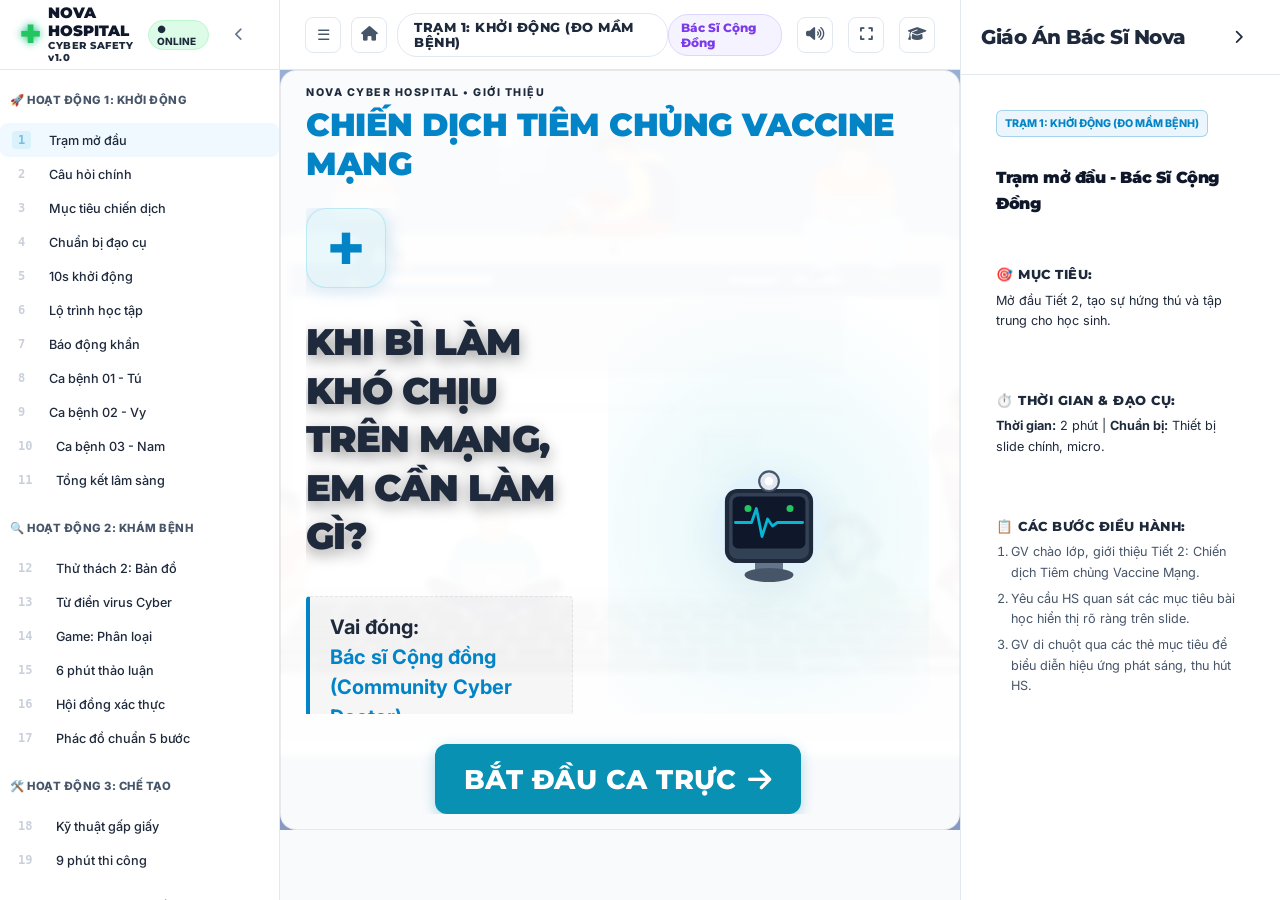
<file: tiet2.html>
<!DOCTYPE html>
<html lang="vi">
<head>
  <meta charset="UTF-8">
  <meta name="viewport" content="width=device-width, initial-scale=1.0">
  <title>TIẾT 2: CHIẾN DỊCH TIÊM CHỦNG VACCINE MẠNG</title>
  <link rel="preconnect" href="https://fonts.googleapis.com">
  <link rel="preconnect" href="https://fonts.gstatic.com" crossorigin>
  <link href="https://fonts.googleapis.com/css2?family=Inter:wght@400;500;600;700;800&family=Montserrat:wght@700;800;900&display=swap" rel="stylesheet">
  <link rel="stylesheet" href="https://cdnjs.cloudflare.com/ajax/libs/font-awesome/6.4.0/css/all.min.css">
  <link rel="stylesheet" href="puberty_style.css">
  <link rel="stylesheet" href="tiet2.css">
  <style>
    /* Spotlight overlay styling */
    .spotlight-dark-overlay {
      position: absolute;
      top: 0;
      left: 0;
      width: 100%;
      height: 100%;
      background: rgba(15, 23, 42, 0.9);
      z-index: 100;
      opacity: 0;
      pointer-events: none;
      transition: opacity 0.5s ease;
    }
    .spotlight-dark-overlay.active {
      opacity: 1;
      pointer-events: auto;
    }
    .spotlight-highlight {
      position: relative;
      z-index: 101 !important;
      box-shadow: 0 0 50px rgba(255, 255, 255, 0.8) !important;
      border: 3px solid #FFF !important;
      transform: scale(1.05) !important;
    }
    
    /* Chibi SVG floating animation */
    .cartoon-illustration-svg {
      filter: drop-shadow(0 10px 20px rgba(0,0,0,0.06));
      animation: floatChibi 4s ease-in-out infinite;
    }
    @keyframes floatChibi {
      0%, 100% { transform: translateY(0); }
      50% { transform: translateY(-8px); }
    }
    
    /* Consequence row reveal */
    .consequence-row {
      transition: background 0.3s;
    }
    .consequence-row:hover {
      background: rgba(2, 132, 199, 0.04);
    }
    
    /* Accordion simulation */
    .accordion-paper-simulation {
      display: flex;
      justify-content: center;
      gap: 12px;
      perspective: 1000px;
      margin-top: 20px;
    }
    .paper-fold {
      width: 130px;
      height: 200px;
      background: #FFFFFF;
      border: 1.5px solid rgba(15, 23, 42, 0.08);
      border-radius: 12px;
      display: flex;
      flex-direction: column;
      align-items: center;
      justify-content: center;
      font-weight: 800;
      color: #0F172A;
      box-shadow: 0 10px 20px rgba(0,0,0,0.04);
      cursor: pointer;
      transition: all 0.4s cubic-bezier(0.175, 0.885, 0.32, 1.275);
    }
    .paper-fold:nth-child(odd) {
      transform: rotateY(15deg) translateZ(10px);
    }
    .paper-fold:nth-child(even) {
      transform: rotateY(-15deg) translateZ(10px);
    }
    .paper-fold.expanded {
      transform: rotateY(0deg) scale(1.08) translateZ(20px) !important;
      border-color: var(--cyan) !important;
      box-shadow: 0 15px 35px var(--cyan-glow) !important;
      background: #F0FDFA;
      color: var(--cyan);
    }
    .paper-fold-icon {
      font-size: 28pt;
      margin-bottom: 10px;
    }
    
    /* 3 golden shields */
    .shield-card {
      background: #FFFFFF;
      border: 2px solid rgba(15, 23, 42, 0.06);
      border-radius: 20px;
      padding: 30px 20px;
      text-align: center;
      cursor: pointer;
      box-shadow: 0 10px 25px rgba(0,0,0,0.02);
      transition: all 0.4s cubic-bezier(0.175, 0.885, 0.32, 1.275);
    }
    .shield-card:hover {
      transform: translateY(-8px);
    }
    .shield-card.active {
      transform: scale(1.1);
      background: #F8FAFC;
    }
    .shield-card.active.shield-red {
      border-color: #EF4444 !important;
      box-shadow: 0 15px 35px rgba(239, 68, 68, 0.25) !important;
    }
    .shield-card.active.shield-orange {
      border-color: #F97316 !important;
      box-shadow: 0 15px 35px rgba(249, 115, 22, 0.25) !important;
    }
    .shield-card.active.shield-green {
      border-color: #10B981 !important;
      box-shadow: 0 15px 35px rgba(16, 185, 129, 0.25) !important;
    }
  </style>
</head>
<body>

  <div class="app-container">
    
    <!-- ==========================================
         LEFT SIDEBAR: SLIDE MENU
         ========================================== -->
    <aside class="sidebar" id="app-sidebar-left">
      <div class="sidebar-header" style="display:flex; justify-content:space-between; align-items:center; width:100%; box-sizing:border-box;">
        <div class="clinic-logo" style="display:flex; align-items:center; gap:8px;">
          <div class="pulse-cross" style="color:#22C55E !important; font-size:18pt; font-weight:bold; animation: pulse-glow 1.5s infinite alternate;">✚</div>
          <div style="font-family:'Montserrat',sans-serif; font-weight:900; color:#0F172A; line-height:1.2; font-size:11pt;">
            NOVA HOSPITAL
            <span style="display:block; font-size:7.5pt; font-weight:800; color:#64748B; letter-spacing:0.5px;">CYBER SAFETY v1.0</span>
          </div>
        </div>
        <div style="display:flex; align-items:center; gap:10px;">
          <span class="online-badge" style="font-size:7.5pt; font-weight:800; color:#16A34A; background:#DCFCE7; border:1px solid #BBF7D0; padding:2px 8px; border-radius:20px; display:inline-flex; align-items:center; gap:4px; font-family:'Inter',sans-serif;">● ONLINE</span>
          <button class="control-btn" onclick="toggleLeftSidebar()" title="Thu gọn" style="background:none; border:none; color:#64748B; cursor:pointer; padding:5px; font-size:10pt;"><i class="fa-solid fa-chevron-left"></i></button>
        </div>
      </div>
      
      <div class="sidebar-nav-viewport">
        <nav class="sidebar-nav-menu">
          
          <div class="nav-group">
            <div class="nav-group-title">🚀 Hoạt động 1: Khởi động</div>
            <ul class="nav-list">
              <li class="slide-item active" data-slide="1"><span class="nav-num">1</span> <span class="nav-txt">Trạm mở đầu</span></li>
              <li class="slide-item" data-slide="2"><span class="nav-num">2</span> <span class="nav-txt">Câu hỏi chính</span></li>
              <li class="slide-item" data-slide="3"><span class="nav-num">3</span> <span class="nav-txt">Mục tiêu chiến dịch</span></li>
              <li class="slide-item" data-slide="4"><span class="nav-num">4</span> <span class="nav-txt">Chuẩn bị đạo cụ</span></li>
              <li class="slide-item" data-slide="5"><span class="nav-num">5</span> <span class="nav-txt">10s khởi động</span></li>
              <li class="slide-item" data-slide="6"><span class="nav-num">6</span> <span class="nav-txt">Lộ trình học tập</span></li>
              <li class="slide-item" data-slide="7"><span class="nav-num">7</span> <span class="nav-txt">Báo động khẩn</span></li>
              <li class="slide-item" data-slide="8"><span class="nav-num">8</span> <span class="nav-txt">Ca bệnh 01 - Tú</span></li>
              <li class="slide-item" data-slide="9"><span class="nav-num">9</span> <span class="nav-txt">Ca bệnh 02 - Vy</span></li>
              <li class="slide-item" data-slide="10"><span class="nav-num">10</span> <span class="nav-txt">Ca bệnh 03 - Nam</span></li>
              <li class="slide-item" data-slide="11"><span class="nav-num">11</span> <span class="nav-txt">Tổng kết lâm sàng</span></li>
            </ul>
          </div>

          <div class="nav-group">
            <div class="nav-group-title">🔍 Hoạt động 2: Khám bệnh</div>
            <ul class="nav-list">
              <li class="slide-item" data-slide="12"><span class="nav-num">12</span> <span class="nav-txt">Thử thách 2: Bản đồ</span></li>
              <li class="slide-item" data-slide="13"><span class="nav-num">13</span> <span class="nav-txt">Từ điển virus Cyber</span></li>
              <li class="slide-item" data-slide="14"><span class="nav-num">14</span> <span class="nav-txt">Game: Phân loại</span></li>
              <li class="slide-item" data-slide="15"><span class="nav-num">15</span> <span class="nav-txt">6 phút thảo luận</span></li>
              <li class="slide-item" data-slide="16"><span class="nav-num">16</span> <span class="nav-txt">Hội đồng xác thực</span></li>
              <li class="slide-item" data-slide="17"><span class="nav-num">17</span> <span class="nav-txt">Phác đồ chuẩn 5 bước</span></li>
            </ul>
          </div>

          <div class="nav-group">
            <div class="nav-group-title">🛠️ Hoạt động 3: Chế tạo</div>
            <ul class="nav-list">
              <li class="slide-item" data-slide="18"><span class="nav-num">18</span> <span class="nav-txt">Kỹ thuật gấp giấy</span></li>
              <li class="slide-item" data-slide="19"><span class="nav-num">19</span> <span class="nav-txt">9 phút thi công</span></li>
            </ul>
          </div>

          <div class="nav-group">
            <div class="nav-group-title">📝 Hoạt động 4: Cam kết</div>
            <ul class="nav-list">
              <li class="slide-item" data-slide="20"><span class="nav-num">20</span> <span class="nav-txt">Spotlight thuyết trình</span></li>
              <li class="slide-item" data-slide="21"><span class="nav-num">21</span> <span class="nav-txt">Nhật ký phản chiếu</span></li>
              <li class="slide-item" data-slide="22"><span class="nav-num">22</span> <span class="nav-txt">3 Nguyên tắc vàng</span></li>
              <li class="slide-item" data-slide="23"><span class="nav-num">23</span> <span class="nav-txt">Ký cam kết Vaccine</span></li>
              <li class="slide-item" data-slide="24"><span class="nav-num">24</span> <span class="nav-txt">Hoàn thành nhiệm vụ</span></li>
            </ul>
          </div>

        </nav>
      </div>
    </aside>

    <!-- ==========================================
         TOP BAR: STAGE & ROLE BADGES
         ========================================== -->
    <header class="top-bar">
      <div style="display: flex; align-items: center; gap: 10px;">
        <button class="control-btn" id="btn-toggle-left-sidebar" title="Ẩn/Hiện Sidebar Trái">☰</button>
        <a href="index.html" class="control-btn" title="Quay lại Cổng điều hành" style="text-decoration:none;"><i class="fa-solid fa-house"></i></a>
        <div class="active-stage-indicator" id="current-stage-display">
          TRẠM 1: KHỞI ĐỘNG (ĐO MẦM BỆNH)
        </div>
      </div>
      <div style="display: flex; align-items: center; gap: 15px;">
        <div class="role-badge" id="header-role-badge">Bác sĩ Cộng đồng</div>
        <button class="control-btn" id="btn-sound-toggle" title="Tắt/Bật Âm thanh"><i class="fa-solid fa-volume-high"></i></button>
        <button class="control-btn" id="btn-toggle-fullscreen" title="Phóng to Toàn màn hình"><i class="fa-solid fa-expand"></i></button>
        <button class="control-btn" id="btn-toggle-right-sidebar" title="Ẩn/Hiện Giáo án"><i class="fa-solid fa-graduation-cap"></i></button>
      </div>
    </header>

    <!-- ==========================================
         RIGHT SIDEBAR: TEACHER METHODOLOGY GUIDE
         ========================================== -->
    <aside class="sidebar-right" id="app-sidebar-right">
      <div class="sidebar-header-right" style="display:flex; justify-content:space-between; align-items:center; padding: 15px 20px; border-bottom:1px solid rgba(15,23,42,0.08);">
        <h3 style="margin:0;">Giáo Án Bác Sĩ Nova</h3>
        <button class="control-btn" onclick="toggleRightSidebar()" title="Thu gọn" style="background:none; border:none; color:inherit; cursor:pointer; padding:5px;"><i class="fa-solid fa-chevron-right"></i></button>
      </div>
      <div class="sidebar-right-viewport">
        <div class="lesson-plan-content" id="lesson-plan-content-viewport">
          <!-- Populated dynamically by JS -->
        </div>
      </div>
    </aside>

    <!-- ==========================================
         MAIN WORKSPACE: PRESENTATION VIEWPORT
         ========================================== -->
    <main class="slides-viewport" id="app-slides-viewport">
      
      <!-- Spotlight overlay for slide 20 -->
      <div class="spotlight-dark-overlay" id="spotlight-dark-overlay"></div>

      <!-- Slide 1 — Trạm mở đầu -->
      <section class="slide active" id="slide-1" data-stage="TRẠM 1: KHỞI ĐỘNG (ĐO MẦM BỆNH)" data-role="Bác sĩ Cộng đồng">
        <div class="slide-layout flex-center-col text-center">
          <div class="slide-frame">
            <div class="slide-header">
              <span class="breadcrumb">Nova Cyber Hospital &bull; Giới thiệu</span>
              <h2 class="slide-title">CHIẾN DỊCH TIÊM CHỦNG VACCINE MẠNG</h2>
            </div>
            <div class="slide-content-container">
              <div class="grid-2col" style="flex: 1; align-items: stretch; text-align: left;">
                <div class="welcome-left" style="display:flex; flex-direction:column; justify-content:center;">
                  <div class="medical-cross-decor" style="color: var(--cyan); font-size:32pt; margin-bottom:10px;">✚</div>
                  <h1 class="welcome-title-h1" style="font-size:28pt; line-height:1.3; font-weight:900; margin-bottom:15px; color:#0F172A;">
                    KHI BÌ LÀM KHÓ CHỊU TRÊN MẠNG, <span style="color: var(--cyan);">EM CẦN LÀM GÌ?</span>
                  </h1>
                  <div class="welcome-info-card" style="background: rgba(15,23,42,0.03); padding:15px 20px; border-radius:12px; border-left:4px solid var(--cyan);">
                    <p style="font-size:11pt; margin-bottom:6px; color:#475569;">Vai đóng: <strong>Bác sĩ Cộng đồng (Community Cyber Doctor)</strong></p>
                    <p style="font-size:11pt; color:#475569;">Tiết học: <strong>Tiết 2 — Chiến dịch Tiêm chủng Vaccine Mạng</strong></p>
                  </div>
                </div>
                <div class="welcome-illustration flex-center">
                  <!-- Cartoon SVG Doctor Robot -->
                  <svg class="cartoon-illustration-svg" viewBox="0 0 200 200" style="width: 230px; height: 230px;">
                    <circle cx="100" cy="100" r="80" fill="#E0F2FE" opacity="0.6"/>
                    <rect x="80" y="140" width="40" height="30" rx="5" fill="#64748B"/>
                    <ellipse cx="100" cy="170" rx="35" ry="10" fill="#475569"/>
                    <rect x="40" y="50" width="120" height="100" rx="15" fill="#334155" stroke="#1E293B" stroke-width="6"/>
                    <rect x="48" y="58" width="104" height="74" rx="8" fill="#0F172A"/>
                    <path d="M 52,95 L 75,95 L 82,75 L 90,115 L 98,90 L 105,100 L 112,95 L 148,95" fill="none" stroke="#06B6D4" stroke-width="4" stroke-linecap="round" stroke-linejoin="round"/>
                    <circle cx="70" cy="75" r="5" fill="#22C55E" />
                    <circle cx="130" cy="75" r="5" fill="#22C55E" />
                    <rect x="85" y="32" width="30" height="8" rx="2" fill="#94A3B8"/>
                    <circle cx="100" cy="36" r="14" fill="#E2E8F0" stroke="#475569" stroke-width="3"/>
                    <circle cx="100" cy="36" r="6" fill="#FFFFFF"/>
                  </svg>
                </div>
              </div>
              
              <div style="margin-top: 30px; text-align: center;">
                <button class="btn btn-cyan btn-pulse" onclick="navigateNext()" style="font-size:14pt; padding:15px 35px; font-weight:800; text-transform:uppercase; letter-spacing:0.5px;">BẮT ĐẦU CA TRỰC <i class="fa-solid fa-arrow-right"></i></button>
              </div>
            </div>
          </div>
        </div>
      </section>

      <!-- Slide 2 — Câu hỏi lớn -->
      <section class="slide" id="slide-2" data-stage="TRẠM 1: KHỞI ĐỘNG (ĐO MẦM BỆNH)" data-role="Bác sĩ Cộng đồng">
        <div class="slide-layout flex-center-col text-center">
          <div class="slide-frame" style="max-width: 1000px;">
            <div class="slide-header">
              <span class="breadcrumb">Nova Cyber Hospital &bull; Câu hỏi lớn</span>
              <h2 class="slide-title">CÂU HỎI LỚN CỦA BÀI HỌC</h2>
            </div>
            <div class="slide-content-container flex-center-col">
              <div class="glass-panel" style="padding: 3rem; margin-top: 2rem; border-radius: 16px; border: 2.5px dashed #0284C7; background: rgba(2, 132, 199, 0.05); text-align: center; min-height: 180px; display: flex; align-items: center; justify-content: center; width: 100%;">
                <p id="s2-typewriter-text" style="font-size: 26pt !important; font-weight: 900; color: #0284C7; line-height: 1.6; text-transform: uppercase; white-space: pre-wrap; width: 100%;">
                  <!-- Typed by JS -->
                </p>
              </div>
              <div style="margin-top: 4rem;">
                <button class="btn btn-cyan" onclick="navigateNext()" style="padding: 14px 28px; font-size: 16pt !important; font-weight: 800; text-transform:uppercase;">TIẾP THEO <i class="fa-solid fa-arrow-right"></i></button>
              </div>
            </div>
          </div>
        </div>
      </section>

      <!-- Slide 3 — Mục tiêu chiến dịch -->
      <section class="slide" id="slide-3" data-stage="TRẠM 1: KHỞI ĐỘNG (ĐO MẦM BỆNH)" data-role="Bác sĩ Cộng đồng">
        <div class="slide-layout flex-center-col text-center">
          <div class="slide-frame">
            <div class="slide-header">
              <span class="breadcrumb">Hồ sơ chuyên môn</span>
              <h2 class="slide-title">MỤC TIÊU CHIẾN DỊCH</h2>
            </div>
            <div class="slide-content-container">
              <div class="grid-2col" style="align-items: center; text-align: left;">
                <div style="display:flex; flex-direction:column; gap:15px;">
                  <div class="glass-panel" style="border-left:4px solid var(--cyan); padding:15px;">
                    <h4 style="color: var(--cyan); font-weight:800; margin-bottom:5px;">🧠 KIẾN THỨC</h4>
                    <p style="font-size:11pt; color: #475569;">Đánh giá các mức độ nguy hiểm của hành vi quấy rối; khắc sâu 5 vấn đề hay gặp và Sơ đồ xử lý 5 bước chuẩn y khoa.</p>
                  </div>
                  <div class="glass-panel" style="border-left:4px solid var(--pink); padding:15px;">
                    <h4 style="color: var(--pink); font-weight:800; margin-bottom:5px;">✂️ KỸ NĂNG</h4>
                    <p style="font-size:11pt; color: #475569;">Phân tích, phân loại thói quen Đúng/Sai; khéo léo chế tạo Thẻ gập biến hình 5 nếp gập Accordion.</p>
                  </div>
                  <div class="glass-panel" style="border-left:4px solid var(--mint); padding:15px;">
                    <h4 style="color: var(--mint); font-weight:800; margin-bottom:5px;">🤝 THÁI ĐỘ</h4>
                    <p style="font-size:11pt; color: #475569;">Tỉnh táo, ứng phó khoa học, có trách nhiệm ký cam kết lan tỏa giải pháp an toàn tới trường học.</p>
                  </div>
                </div>
                
                <div class="flex-center-col">
                  <!-- Cartoon Syringe SVG -->
                  <svg class="cartoon-illustration-svg" viewBox="0 0 100 100" style="width:180px; height:180px;">
                    <circle cx="50" cy="50" r="45" fill="#FCE7F3" />
                    <path d="M50,18 L70,26 L70,50 C70,62 50,75 50,75 C50,75 30,62 30,50 L30,26 Z" fill="#DB2777" opacity="0.15" />
                    <rect x="46" y="25" width="8" height="35" rx="1" fill="#FFFFFF" stroke="#DB2777" stroke-width="3" />
                    <line x1="50" y1="25" x2="50" y2="12" stroke="#475569" stroke-width="3" />
                    <line x1="45" y1="12" x2="55" y2="12" stroke="#475569" stroke-width="3" stroke-linecap="round" />
                    <line x1="50" y1="60" x2="50" y2="72" stroke="#64748B" stroke-width="2" />
                    <circle cx="50" cy="80" r="3" fill="#0284C7" />
                    <circle cx="43" cy="74" r="2" fill="#0284C7" />
                    <circle cx="57" cy="76" r="2" fill="#0284C7" />
                    <rect x="48" y="38" width="4" height="10" fill="#DB2777" />
                    <rect x="45" y="41" width="10" height="4" fill="#DB2777" />
                  </svg>
                </div>
              </div>
              <div style="margin-top: 30px; text-align: center;">
                <button class="btn btn-cyan btn-pulse" onclick="navigateNext()" style="font-size:13pt; padding:12px 28px; font-weight:800;">KHỞI ĐỘNG CA TRỰC <i class="fa-solid fa-play"></i></button>
              </div>
            </div>
          </div>
        </div>
      </section>

      <!-- Slide 4 — Chuẩn bị đạo cụ -->
      <section class="slide" id="slide-4" data-stage="TRẠM 1: KHỞI ĐỘNG (ĐO MẦM BỆNH)" data-role="Bác sĩ Cộng đồng">
        <div class="slide-layout flex-center-col text-center">
          <div class="slide-frame">
            <div class="slide-header">
              <span class="breadcrumb">Chuẩn bị trước ca trực</span>
              <h2 class="slide-title">CHUẨN BỊ ĐẠO CỤ Y KHOA</h2>
            </div>
            <div class="slide-content-container">
              <div class="grid-2col" style="text-align: left; align-items: stretch;">
                <div class="glass-panel" style="border-left:4px solid var(--purple); padding:20px; display:flex; flex-direction:column; justify-content:space-between;">
                  <div>
                    <h4 style="color:var(--purple); font-weight:800; font-size:13pt; margin-bottom:10px;"><i class="fa-solid fa-people-group"></i> ĐẠO CỤ NHÓM</h4>
                    <ul style="padding-left:20px; font-size:11pt; color:#475569; display:flex; flex-direction:column; gap:8px;">
                      <li>Bộ 3 thẻ màu chẩn đoán (🟡 Vàng - 🟠 Cam - 🔴 Đỏ)</li>
                      <li>Sơ đồ phân loại Lối đi A3</li>
                      <li>Tập 10 Thẻ Hành Động ứng xử mạng</li>
                    </ul>
                  </div>
                </div>
                <div class="glass-panel" style="border-left:4px solid var(--cyan); padding:20px; display:flex; flex-direction:column; justify-content:space-between;">
                  <div>
                    <h4 style="color:var(--cyan); font-weight:800; font-size:13pt; margin-bottom:10px;"><i class="fa-solid fa-user-doctor"></i> ĐẠO CỤ CÁ NHÂN</h4>
                    <ul style="padding-left:20px; font-size:11pt; color:#475569; display:flex; flex-direction:column; gap:8px;">
                      <li>Dải giấy bìa dài (để xếp Accordion)</li>
                      <li>Thước kẻ, kéo thủ công, bút chì, màu vẽ</li>
                      <li>Sổ tay Nhật ký Bác sĩ & Sticker Vaccine</li>
                    </ul>
                  </div>
                </div>
              </div>
              
              <!-- Medical Tray SVG -->
              <div style="margin-top: 20px; display: flex; justify-content: center;">
                <svg class="cartoon-illustration-svg" viewBox="0 0 200 100" style="width: 250px; height: 100px;">
                  <rect x="10" y="40" width="180" height="50" rx="10" fill="#E2E8F0" stroke="#94A3B8" stroke-width="4"/>
                  <!-- Notebook -->
                  <rect x="25" y="48" width="40" height="30" rx="3" fill="#38BDF8" transform="rotate(-5, 45, 63)"/>
                  <rect x="29" y="52" width="32" height="22" fill="#FFFFFF" transform="rotate(-5, 45, 63)"/>
                  <!-- Scissors -->
                  <circle cx="85" cy="55" r="8" fill="none" stroke="#EF4444" stroke-width="3"/>
                  <circle cx="95" cy="62" r="8" fill="none" stroke="#EF4444" stroke-width="3"/>
                  <line x1="90" y1="58" x2="120" y2="78" stroke="#94A3B8" stroke-width="4" stroke-linecap="round"/>
                  <line x1="97" y1="62" x2="125" y2="74" stroke="#94A3B8" stroke-width="4" stroke-linecap="round"/>
                  <!-- Color Cards -->
                  <rect x="135" y="45" width="20" height="30" rx="2" fill="#FBBF24" transform="rotate(10, 145, 60)"/>
                  <rect x="145" y="48" width="20" height="30" rx="2" fill="#F97316" transform="rotate(20, 155, 63)"/>
                  <rect x="155" y="53" width="20" height="30" rx="2" fill="#EF4444" transform="rotate(30, 165, 68)"/>
                </svg>
              </div>

              <div style="margin-top: 20px; text-align: center;">
                <button class="btn btn-cyan" onclick="navigateNext()" style="font-size:13pt; padding:12px 28px; font-weight:800; text-transform:uppercase;">ĐÃ CHUẨN BỊ XONG <i class="fa-solid fa-check"></i></button>
              </div>
            </div>
          </div>
        </div>
      </section>

      <!-- Slide 5 — 10s khởi động kíp trực -->
      <section class="slide" id="slide-5" data-stage="TRẠM 1: KHỞI ĐỘNG (ĐO MẦM BỆNH)" data-role="Bác sĩ Cộng đồng">
        <div class="slide-layout flex-center-col text-center">
          <div class="slide-frame" style="max-width: 800px;">
            <div class="slide-header">
              <span class="breadcrumb">Định lượng thời gian chuẩn bị</span>
              <h2 class="slide-title">10 GIÂY KHỞI ĐỘNG KÍP TRỰC</h2>
            </div>
            <div class="slide-content-container flex-center-col">
              <p style="font-size: 14pt; color:#475569; line-height:1.6; margin-bottom: 30px;">
                Trưởng khoa chỉ thị: <strong>"Yêu cầu toàn bộ các kíp trực ổn định vị trí nhóm học tập, đặt toàn bộ dụng cụ lâm sàng lên bàn. 10 giây chuẩn bị bắt đầu!"</strong>
              </p>
              
              <div class="glass-panel flex-center-col" style="padding: 40px; width: 100%; max-width: 450px; background: rgba(2, 132, 199, 0.03); border: 2px dashed rgba(2, 132, 199, 0.2); border-radius: 20px;">
                <div class="ecg-timer-number" id="s5-timer-display" style="font-size: 64pt !important; font-family: monospace; font-weight:900; color: var(--cyan); text-shadow: 0 0 15px var(--cyan-glow);">10s</div>
                <button class="btn btn-cyan btn-pulse" id="s5-start-timer-btn" onclick="startS5Timer()" style="margin-top:25px; font-size:12pt; padding:10px 24px; font-weight:800;">⚡ BẮT ĐẦU ĐẾM NGƯỢC</button>
              </div>
            </div>
          </div>
        </div>
      </section>

      <!-- Slide 6 — Lộ trình học tập -->
      <section class="slide" id="slide-6" data-stage="TRẠM 1: KHỞI ĐỘNG (ĐO MẦM BỆNH)" data-role="Bác sĩ Cộng đồng">
        <div class="slide-layout flex-center-col text-center">
          <div class="slide-frame">
            <div class="slide-header">
              <span class="breadcrumb">Tổng quan bản đồ hoạt động</span>
              <h2 class="slide-title">LỘ TRÌNH KHÁM LÂM SÀNG CHIẾN DỊCH</h2>
            </div>
            <div class="slide-content-container flex-center-col" style="justify-content: space-evenly; flex: 1;">
              <p style="font-size:13pt; color:#64748B;">Bấm vào từng Trạm chặng bên dưới để định vị nội dung điều hành:</p>
              
              <div class="timeline-ecg-container" style="margin-top: 30px; position:relative; width:100%; max-width: 900px;">
                <svg class="ecg-line-svg" viewBox="0 0 1000 120" style="width:100%; height:120px;">
                  <path class="ecg-track-path" d="M 0,60 Q 150,60 200,60 L 220,20 L 240,100 L 260,60 Q 400,60 500,60 L 520,10 L 545,110 L 570,60 Q 750,60 1000,60" fill="none" stroke="rgba(15,23,42,0.06)" stroke-width="4"/>
                  <path class="ecg-active-path" d="M 0,60 Q 150,60 200,60 L 220,20 L 240,100 L 260,60 Q 400,60 500,60 L 520,10 L 545,110 L 570,60 Q 750,60 1000,60" fill="none" stroke="var(--cyan)" stroke-width="4" stroke-dasharray="1000" stroke-dashoffset="0" style="animation: flow 10s linear infinite;"/>
                </svg>
                
                <div class="timeline-nodes" style="display:flex; justify-content:space-between; position:absolute; width:100%; top:25px; left:0; padding:0 30px; box-sizing:border-box;">
                  <!-- Node 1 -->
                  <div class="timeline-milestone active" onclick="revealRoadmapPopup(1)" style="cursor:pointer; display:flex; flex-direction:column; align-items:center; width:20%;">
                    <div class="milestone-node-circle" style="width:45px; height:45px; border-radius:50%; background:var(--cyan); color:#FFF; display:flex; align-items:center; justify-content:center; font-weight:bold; box-shadow:0 0 15px var(--cyan-glow); animation:pulse-glow 1.5s infinite alternate;"><i class="fa-solid fa-stethoscope"></i></div>
                    <span style="font-size:10pt; font-weight:800; margin-top:8px; color:#0F172A;">TRẠM 1</span>
                    <span style="font-size:8pt; color:#64748B;">Khởi động (Đo mầm bệnh)</span>
                  </div>
                  <!-- Node 2 -->
                  <div class="timeline-milestone" onclick="revealRoadmapPopup(2)" style="cursor:pointer; display:flex; flex-direction:column; align-items:center; width:20%;">
                    <div class="milestone-node-circle" style="width:45px; height:45px; border-radius:50%; background:#94A3B8; color:#FFF; display:flex; align-items:center; justify-content:center; font-weight:bold;"><i class="fa-solid fa-paste"></i></div>
                    <span style="font-size:10pt; font-weight:800; margin-top:8px; color:#0F172A;">TRẠM 2</span>
                    <span style="font-size:8pt; color:#64748B;">Lâm sàng (Phân loại)</span>
                  </div>
                  <!-- Node 3 -->
                  <div class="timeline-milestone" onclick="revealRoadmapPopup(3)" style="cursor:pointer; display:flex; flex-direction:column; align-items:center; width:20%;">
                    <div class="milestone-node-circle" style="width:45px; height:45px; border-radius:50%; background:#94A3B8; color:#FFF; display:flex; align-items:center; justify-content:center; font-weight:bold;"><i class="fa-solid fa-scissors"></i></div>
                    <span style="font-size:10pt; font-weight:800; margin-top:8px; color:#0F172A;">TRẠM 3</span>
                    <span style="font-size:8pt; color:#64748B;">Chế tạo (Thẻ gập)</span>
                  </div>
                  <!-- Node 4 -->
                  <div class="timeline-milestone" onclick="revealRoadmapPopup(4)" style="cursor:pointer; display:flex; flex-direction:column; align-items:center; width:20%;">
                    <div class="milestone-node-circle" style="width:45px; height:45px; border-radius:50%; background:#94A3B8; color:#FFF; display:flex; align-items:center; justify-content:center; font-weight:bold;"><i class="fa-solid fa-file-contract"></i></div>
                    <span style="font-size:10pt; font-weight:800; margin-top:8px; color:#0F172A;">TRẠM 4</span>
                    <span style="font-size:8pt; color:#64748B;">Cam kết (Ký Vaccine)</span>
                  </div>
                </div>
              </div>
              
              <!-- Popup container for roadmap descriptions -->
              <div class="glass-panel" id="s6-description-box" style="margin-top: 40px; padding: 20px; width: 100%; max-width: 750px; min-height: 80px; text-align: left; border-left:4px solid var(--cyan);">
                <p style="font-size: 11pt; color: #475569; font-weight:700; margin:0;" id="s6-description-text">
                  👉 Bấm vào các nút Trạm ở sơ đồ lộ trình nhịp tim phía trên để xem chi tiết hoạt động của từng chặng thi đua.
                </p>
              </div>

              <div style="margin-top: 20px;">
                <button class="btn btn-cyan" onclick="navigateNext()" style="font-size:12pt; padding:12px 28px; font-weight:800; text-transform:uppercase;">TIẾN VÀO TRẠM 1 <i class="fa-solid fa-arrow-right"></i></button>
              </div>
            </div>
          </div>
        </div>
      </section>

      <!-- Slide 7 — Báo động đỏ khẩn cấp -->
      <section class="slide" id="slide-7" data-stage="TRẠM 1: KHỞI ĐỘNG (ĐO MẦM BỆNH)" data-role="Bác sĩ Cộng đồng" style="background: rgba(239, 68, 68, 0.02);">
        <div class="slide-layout flex-center-col text-center">
          <div class="slide-frame" style="border-left-color: #EF4444 !important; box-shadow: 0 10px 40px rgba(239, 68, 68, 0.15) !important;">
            <div class="slide-header">
              <span class="breadcrumb" style="color: #EF4444 !important;">🚨 Cảnh báo hệ thống cấp cứu</span>
              <h2 class="slide-title" style="color: #B91C1C !important; font-weight:900;">THÔNG BÁO BÁO ĐỘNG KHẨN</h2>
            </div>
            <div class="slide-content-container flex-center-col">
              <div class="welcome-illustration flex-center" style="margin-bottom: 25px;">
                <!-- Flashing red cross siren SVG -->
                <svg class="cartoon-illustration-svg" viewBox="0 0 100 100" style="width: 140px; height: 140px;">
                  <circle cx="50" cy="50" r="45" fill="#FEE2E2" stroke="#EF4444" stroke-width="4" style="animation: pulse-glow 1s infinite alternate;"/>
                  <rect x="43" y="25" width="14" height="50" rx="3" fill="#EF4444"/>
                  <rect x="25" y="43" width="50" height="14" rx="3" fill="#EF4444"/>
                  <!-- Siren rays -->
                  <line x1="50" y1="15" x2="50" y2="5" stroke="#EF4444" stroke-width="4" stroke-linecap="round" />
                  <line x1="20" y1="30" x2="10" y2="24" stroke="#EF4444" stroke-width="4" stroke-linecap="round" />
                  <line x1="80" y1="30" x2="90" y2="24" stroke="#EF4444" stroke-width="4" stroke-linecap="round" />
                </svg>
              </div>
              
              <div class="glass-panel" style="padding: 25px; border-left:4px solid #EF4444; background: rgba(239, 68, 68, 0.05); text-align: left; max-width:700px;">
                <h4 style="color:#B91C1C; font-weight:900; margin-bottom:8px; font-size:13pt;">🚨 PHÁT HIỆN MẦM BỆNH QUẤY RỐI!</h4>
                <p style="font-size:12pt; color:#7F1D1D; line-height:1.6;">
                  Trưởng khoa báo cáo: <strong>"Báo động đỏ khẩn cấp từ bệnh viện! Hệ thống ghi nhận có 3 ca bệnh học đường mới nhập viện do bị quấy rối trực tuyến. Các kíp trực chuẩn bị Thẻ màu để quét triệu chứng ban đầu!"</strong>
                </p>
              </div>
              
              <div style="margin-top: 35px;">
                <button class="btn" onclick="navigateNext()" style="background:#EF4444; color:#FFF; font-size:13pt; padding:12px 28px; font-weight:800; border-radius:8px; box-shadow: 0 0 15px rgba(239, 68, 68, 0.4);">TIẾN HÀNH ĐO LƯỜNG <i class="fa-solid fa-wave-square"></i></button>
              </div>
            </div>
          </div>
        </div>
      </section>

      <!-- Slide 8 — Ca bệnh 1: Tú -->
      <section class="slide" id="slide-8" data-stage="TRẠM 1: KHỞI ĐỘNG (ĐO MẦM BỆNH)" data-role="Bác sĩ Cộng đồng">
        <div class="slide-layout flex-center-col text-center">
          <div class="slide-frame">
            <div class="slide-header">
              <span class="breadcrumb">Bệnh án quét triệu chứng 01</span>
              <h2 class="slide-title">CA BỆNH 01 — BẠN TÚ</h2>
            </div>
            <div class="slide-content-container">
              <div class="grid-2col" style="text-align: left; align-items: center;">
                <div>
                  <div class="glass-panel" style="border-left: 4px solid var(--amber); margin-bottom: 20px;">
                    <h4 style="color:var(--amber); font-weight:800; font-size:12pt; margin-bottom:5px;">📋 HỒ SƠ LÂM SÀNG</h4>
                    <p style="font-size:11pt; color:#475569; line-height:1.5;">Bạn Tú liên tục nhận được một loạt các tin nhắn Messenger nặc danh từ tài khoản lạ bêu rếu với các từ ngữ thô tục.</p>
                  </div>
                  
                  <!-- Messenger Chat Mockup -->
                  <div class="chat-mockup-container" style="background:#F1F5F9; border-radius:12px; padding:15px; border:1px solid #E2E8F0; display:flex; flex-direction:column; gap:10px;">
                    <div class="chat-header" style="display:flex; align-items:center; gap:8px; border-bottom:1px solid #CBD5E1; padding-bottom:8px;">
                      <div style="width:30px; height:30px; border-radius:50%; background:#94A3B8; color:#FFF; display:flex; align-items:center; justify-content:center; font-size:10pt;"><i class="fa-solid fa-user-secret"></i></div>
                      <span style="font-size:10pt; font-weight:800; color:#1E293B;">Người dùng ẩn danh</span>
                    </div>
                    <div style="background:#E2E8F0; color:#1E293B; padding:10px 14px; border-radius:12px; align-self:flex-start; font-size:10pt; max-width:85%;">
                      Mày là kẻ vô dụng, không ai thích mày đâu! 😡
                    </div>
                    <div style="background:#E2E8F0; color:#1E293B; padding:10px 14px; border-radius:12px; align-self:flex-start; font-size:10pt; max-width:85%;">
                      Nếu ngày mai không mang bài tập cho tao chép thì coi chừng tài khoản game của mày bay màu!
                    </div>
                  </div>
                </div>
                
                <div class="flex-center-col" style="text-align: center;">
                  <p style="font-size:12pt; font-weight:700; color:#1E293B; margin-bottom:15px;">Theo bác sĩ, Tú đang cảm thấy thế nào?<br>Bạn đánh giá ca này ở Thẻ màu nào?</p>
                  
                  <button class="btn btn-surface btn-pulse" id="btn-diagnose-8" onclick="revealDiagnosis(8)" style="font-size:12pt; font-weight:800; padding:10px 24px; border-radius:8px;">🔍 CHẨN ĐOÁN LÂM SÀNG</button>
                  
                  <div class="diagnosis-card hidden" id="diagnosis-card-8" style="margin-top:20px; padding:15px 20px; border-radius:10px; background:#FEF08A; border:2px solid #CA8A04; color:#854D0E; font-weight:900; font-size:13pt; display:inline-flex; align-items:center; gap:8px;">
                    🟡 THẺ VÀNG (Nguy hại nhẹ - Theo dõi sát, cảm xúc Tú bị tổn thương)
                  </div>
                </div>
              </div>
              <div style="margin-top: 30px; text-align: center;">
                <button class="btn btn-cyan" onclick="navigateNext()" style="font-size:11pt; padding:10px 24px; font-weight:800;">CA TIẾP THEO <i class="fa-solid fa-arrow-right"></i></button>
              </div>
            </div>
          </div>
        </div>
      </section>

      <!-- Slide 9 — Ca bệnh 2: Vy -->
      <section class="slide" id="slide-9" data-stage="TRẠM 1: KHỞI ĐỘNG (ĐO MẦM BỆNH)" data-role="Bác sĩ Cộng đồng">
        <div class="slide-layout flex-center-col text-center">
          <div class="slide-frame">
            <div class="slide-header">
              <span class="breadcrumb">Bệnh án quét triệu chứng 02</span>
              <h2 class="slide-title">CA BỆNH 02 — BẠN VY</h2>
            </div>
            <div class="slide-content-container">
              <div class="grid-2col" style="text-align: left; align-items: center;">
                <div>
                  <div class="glass-panel" style="border-left: 4px solid var(--orange); margin-bottom: 20px;">
                    <h4 style="color:var(--orange); font-weight:800; font-size:12pt; margin-bottom:5px;">📋 HỒ SƠ LÂM SÀNG</h4>
                    <p style="font-size:11pt; color:#475569; line-height:1.5;">Một bài đăng ẩn danh xuất hiện trong nhóm Facebook trường học bôi nhọ danh dự Vy mà hoàn toàn không có bằng chứng đối chất thực tế.</p>
                  </div>
                  
                  <!-- Facebook Post Mockup -->
                  <div class="fb-post-mock" style="background:#FFFFFF; border:1px solid #E2E8F0; border-radius:12px; padding:15px; display:flex; flex-direction:column; gap:10px;">
                    <div class="fb-header" style="display:flex; align-items:center; gap:10px;">
                      <div style="width:34px; height:34px; border-radius:50%; background:#1E3A8A; color:#FFF; display:flex; align-items:center; justify-content:center; font-size:12pt;"><i class="fa-solid fa-user-secret"></i></div>
                      <div>
                        <div style="font-size:10pt; font-weight:900; color:#1E293B;">Góc ẩn danh - School Confessions</div>
                        <div style="font-size:8pt; color:#64748B;">2 giờ trước &bull; 🌐</div>
                      </div>
                    </div>
                    <p style="font-size:10pt; color:#334155; line-height:1.5; margin:0;">
                      Nghe nói bạn Vy lớp 6A gian lận trong kì thi học kỳ vừa rồi đó mọi người... Nhìn hiền lành thế mà không ngờ được! 🤫👎 #gianlan #thihocthuc
                    </p>
                  </div>
                </div>
                
                <div class="flex-center-col" style="text-align: center;">
                  <p style="font-size:12pt; font-weight:700; color:#1E293B; margin-bottom:15px;">Vy bị ảnh hưởng thế nào?<br>Bạn đánh giá ca này ở Thẻ màu nào?</p>
                  
                  <button class="btn btn-surface btn-pulse" id="btn-diagnose-9" onclick="revealDiagnosis(9)" style="font-size:12pt; font-weight:800; padding:10px 24px; border-radius:8px;">🔍 CHẨN ĐOÁN LÂM SÀNG</button>
                  
                  <div class="diagnosis-card hidden" id="diagnosis-card-9" style="margin-top:20px; padding:15px 20px; border-radius:10px; background:#FFEDD5; border:2px solid #EA580C; color:#C2410C; font-weight:900; font-size:13pt; display:inline-flex; align-items:center; gap:8px;">
                    🟠 THẺ CAM (Nguy hiểm vừa - Nguy cơ lan truyền tin đồn bôi nhọ, Vy hoang mang)
                  </div>
                </div>
              </div>
              <div style="margin-top: 30px; text-align: center;">
                <button class="btn btn-cyan" onclick="navigateNext()" style="font-size:11pt; padding:10px 24px; font-weight:800;">CA TIẾP THEO <i class="fa-solid fa-arrow-right"></i></button>
              </div>
            </div>
          </div>
        </div>
      </section>

      <!-- Slide 10 — Ca bệnh 3: Nam -->
      <section class="slide" id="slide-10" data-stage="TRẠM 1: KHỞI ĐỘNG (ĐO MẦM BỆNH)" data-role="Bác sĩ Cộng đồng">
        <div class="slide-layout flex-center-col text-center">
          <div class="slide-frame">
            <div class="slide-header">
              <span class="breadcrumb">Bệnh án quét triệu chứng 03</span>
              <h2 class="slide-title">CA BỆNH 03 — BẠN NAM</h2>
            </div>
            <div class="slide-content-container">
              <div class="grid-2col" style="text-align: left; align-items: center;">
                <div>
                  <div class="glass-panel" style="border-left: 4px solid var(--coral); margin-bottom: 20px;">
                    <h4 style="color:var(--coral); font-weight:800; font-size:12pt; margin-bottom:5px;">📋 HỒ SƠ LÂM SÀNG</h4>
                    <p style="font-size:11pt; color:#475569; line-height:1.5;">Bạn Nam bị tự ý quay lén cảnh ngủ gật há hốc mồm trong lớp rồi phát tán rộng rãi lên mạng TikTok kèm nhạc chế giễu bêu rếu.</p>
                  </div>
                  
                  <!-- TikTok Video Mockup -->
                  <div class="tiktok-mock" style="background:#000000; border-radius:12px; overflow:hidden; border:2px solid #E2E8F0; width:100%; max-width:280px; height:180px; position:relative; display:flex; flex-direction:column; justify-content:center; align-items:center;">
                    <div style="font-size:32pt; color:#FFF;"><i class="fa-solid fa-video-slash"></i></div>
                    <span style="font-size:8pt; color:#94A3B8; margin-top:5px;">[Video TikTok chụp lén chế giễu]</span>
                    <div style="position:absolute; bottom:10px; left:10px; color:#FFF; font-size:7.5pt; text-align:left;">
                      <div style="font-weight:bold;">@troll_lop6a</div>
                      <div>Nam ngủ gật siêu đỉnh cao lớp 6A 😂 #troll #funny</div>
                    </div>
                  </div>
                </div>
                
                <div class="flex-center-col" style="text-align: center;">
                  <p style="font-size:12pt; font-weight:700; color:#1E293B; margin-bottom:15px;">Đánh giá mức độ nguy hại của Nam?<br>Bạn chọn tấm thẻ màu nào?</p>
                  
                  <button class="btn btn-surface btn-pulse" id="btn-diagnose-10" onclick="revealDiagnosis(10)" style="font-size:12pt; font-weight:800; padding:10px 24px; border-radius:8px;">🔍 CHẨN ĐOÁN LÂM SÀNG</button>
                  
                  <div class="diagnosis-card hidden" id="diagnosis-card-10" style="margin-top:20px; padding:15px 20px; border-radius:10px; background:#FEE2E2; border:2px solid #DC2626; color:#991B1B; font-weight:900; font-size:13pt; display:inline-flex; align-items:center; gap:8px;">
                    🔴 THẺ ĐỎ (Cấp cứu khẩn cấp - Xâm hại riêng tư nghiêm trọng, Nam xấu hổ)
                  </div>
                </div>
              </div>
              <div style="margin-top: 30px; text-align: center;">
                <button class="btn btn-cyan" onclick="navigateNext()" style="font-size:11pt; padding:10px 24px; font-weight:800;">TỔNG KẾT <i class="fa-solid fa-arrow-right"></i></button>
              </div>
            </div>
          </div>
        </div>
      </section>

      <!-- Slide 11 — Tổng kết triệu chứng -->
      <section class="slide" id="slide-11" data-stage="TRẠM 1: KHỞI ĐỘNG (ĐO MẦM BỆNH)" data-role="Bác sĩ Cộng đồng">
        <div class="slide-layout flex-center-col text-center">
          <div class="slide-frame" style="max-width:950px;">
            <div class="slide-header">
              <span class="breadcrumb">Đúc kết y khoa lâm sàng</span>
              <h2 class="slide-title">TỔNG KẾT TRIỆU CHỨNG LÂM SÀNG</h2>
            </div>
            <div class="slide-content-container">
              <div class="glass-panel text-left" style="border-left: 4px solid var(--cyan); padding:20px; margin-bottom:25px;">
                <p style="font-size:12pt; color:#1E293B; line-height:1.6; margin:0;">
                  Bác sĩ đúc kết: Cả 3 bệnh nhân Tú, Vy và Nam đều bị làm phiền, bị quấy rối không mong muốn qua mạng xã hội. Đây chính là hành vi <strong>Bắt nạt mạng (Cyberbullying)</strong>. Nếu tự xử lý sai cách (im lặng chịu đựng hoặc đáp trả thô bạo), mầm bệnh sẽ biến chứng trầm trọng tổn hại tâm lý học đường.
                </p>
              </div>
              
              <div class="grid-3col" style="margin-top: 20px;">
                <div class="glass-panel" style="border-top:4px solid var(--amber); padding:15px; text-align:center;">
                  <span style="font-size:24pt;">🟡</span>
                  <h4 style="color:var(--amber); font-weight:800; font-size:11pt; margin-top:8px;">NGUY CƠ NHẸ</h4>
                  <p style="font-size:9.5pt; color:#64748B; margin-top:5px;">Tin nhắn trêu chọc ẩn danh lẻ tẻ, ảnh hưởng tâm lý ban đầu.</p>
                </div>
                <div class="glass-panel" style="border-top:4px solid var(--orange); padding:15px; text-align:center;">
                  <span style="font-size:24pt;">🟠</span>
                  <h4 style="color:var(--orange); font-weight:800; font-size:11pt; margin-top:8px;">NGUY CƠ VỪA</h4>
                  <p style="font-size:9.5pt; color:#64748B; margin-top:5px;">Tin đồn vô căn cứ lan truyền trên nhóm cộng đồng công khai.</p>
                </div>
                <div class="glass-panel" style="border-top:4px solid var(--coral); padding:15px; text-align:center;">
                  <span style="font-size:24pt;">🔴</span>
                  <h4 style="color:var(--coral); font-weight:800; font-size:11pt; margin-top:8px;">BÁO ĐỘNG ĐỎ</h4>
                  <p style="font-size:9.5pt; color:#64748B; margin-top:5px;">Xâm hại quyền riêng tư (quay lén), chế giễu danh tính diện rộng.</p>
                </div>
              </div>

              <div style="margin-top: 30px; text-align: center;">
                <button class="btn btn-cyan btn-pulse" onclick="navigateNext()" style="font-size:13pt; padding:12px 28px; font-weight:800; text-transform:uppercase;">SANG CHẶNG 2 <i class="fa-solid fa-forward"></i></button>
              </div>
            </div>
          </div>
        </div>
      </section>

      <!-- Slide 12 — Thử thách 2: Lộ trình -->
      <section class="slide" id="slide-12" data-stage="TRẠM 2: KHÁM LÂM SÀNG (PHÂN LOẠI)" data-role="Bác sĩ Cộng đồng">
        <div class="slide-layout flex-center-col text-center">
          <div class="slide-frame">
            <div class="slide-header">
              <span class="breadcrumb">Giao ban chuyên khoa</span>
              <h2 class="slide-title">THỬ THÁCH 2: BẢN ĐỒ LỘ TRÌNH ỨNG XỬ</h2>
            </div>
            <div class="slide-content-container">
              <div class="grid-2col" style="text-align: left; align-items: center;">
                <div>
                  <div class="active-stage-indicator" style="background:rgba(2,132,199,0.08); border-color:var(--cyan); color:var(--cyan); align-self:flex-start; margin-bottom:15px;">CHỈ THỊ KÍP TRỰC</div>
                  <h4 style="font-size:13pt; color:#0F172A; font-weight:800; margin-bottom:10px;">📋 NỘI DUNG THỬ THÁCH</h4>
                  <p style="font-size:11pt; color:#475569; line-height:1.6;">
                    Các nhóm kíp trực cùng nhau thảo luận, phân loại <strong>10 Thẻ hành động</strong> ứng xử vào đúng lối đi: <strong>Lối đi An toàn (Kháng thể)</strong> hoặc <strong>Lối đi Nguy hiểm (Mầm bệnh)</strong> trên sơ đồ A3.
                  </p>
                  <div class="glass-panel" style="border-left: 4px solid var(--purple); padding:15px; margin-top:15px;">
                    <h5 style="color:var(--purple); font-weight:800; font-size:10.5pt; margin-bottom:5px;">👥 PHÂN CÔNG VAI TRÒ NHÓM:</h5>
                    <ul style="padding-left:20px; font-size:10pt; color:#475569; display:flex; flex-direction:column; gap:4px; margin:0;">
                      <li><strong>Trưởng nhóm:</strong> Chỉ huy điều phối thảo luận nhóm.</li>
                      <li><strong>Thư ký:</strong> Ghi chép kết quả, thực hiện dán thẻ hành động.</li>
                      <li><strong>Bác sĩ thành viên:</strong> Thảo luận đưa lập luận y khoa.</li>
                    </ul>
                  </div>
                </div>
                
                <div class="flex-center-col">
                  <!-- Chibi Doctor Team SVG -->
                  <svg class="cartoon-illustration-svg" viewBox="0 0 200 200" style="width: 220px; height: 220px;">
                    <circle cx="100" cy="100" r="80" fill="#F5F3FF" opacity="0.7"/>
                    <circle cx="70" cy="100" r="20" fill="#FDBA74"/>
                    <path d="M 55,90 Q 70,75 85,90" fill="none" stroke="#B45309" stroke-width="8" stroke-linecap="round"/>
                    <circle cx="130" cy="100" r="20" fill="#FCA5A5"/>
                    <path d="M 115,90 Q 130,75 145,90" fill="none" stroke="#1E293B" stroke-width="8" stroke-linecap="round"/>
                    <circle cx="100" cy="90" r="24" fill="#FED7AA"/>
                    <path d="M 72,76 Q 100,50 128,76" fill="none" stroke="#7C2D12" stroke-width="12" stroke-linecap="round"/>
                    <rect x="85" y="70" width="30" height="5" fill="#38BDF8" rx="1"/>
                    <circle cx="100" cy="72" r="5" fill="#E2E8F0" stroke="#0284C7" stroke-width="1.5"/>
                    <path d="M 64,100 Q 70,103 76,100" fill="none" stroke="#1E293B" stroke-width="2" stroke-linecap="round"/>
                    <path d="M 124,100 Q 130,103 136,100" fill="none" stroke="#1E293B" stroke-width="2" stroke-linecap="round"/>
                    <circle cx="93" cy="90" r="2" fill="#1E293B"/>
                    <circle cx="107" cy="90" r="2" fill="#1E293B"/>
                    <path d="M 100,120 Q 85,135 100,155 Q 115,135 100,120 Z" fill="#FDE047" stroke="#EAB308" stroke-width="2" opacity="0.95"/>
                    <rect x="95" y="155" width="10" height="6" fill="#94A3B8" rx="1"/>
                  </svg>
                  <span style="font-size: 11pt; font-weight: 800; color: var(--cyan); margin-top: 15px; text-transform: uppercase;">Nhóm 4 - 5 Bác Sĩ</span>
                </div>
              </div>
              
              <div style="margin-top: 30px; text-align: center;">
                <button class="btn btn-cyan" onclick="navigateNext()" style="font-size:12pt; padding:12px 28px; font-weight:800; text-transform:uppercase;">TIẾP TỤC <i class="fa-solid fa-arrow-right"></i></button>
              </div>
            </div>
          </div>
        </div>
      </section>

      <!-- Slide 13 — Từ điển 5 loại virus Cyber -->
      <section class="slide" id="slide-13" data-stage="TRẠM 2: KHẤM LÂM SÀNG (PHÂN LOẠI)" data-role="Bác sĩ Cộng đồng">
        <div class="slide-layout flex-center-col text-center">
          <div class="slide-frame" style="max-width: 1000px;">
            <div class="slide-header">
              <span class="breadcrumb">Tra cứu kiến thức chuẩn Nova</span>
              <h2 class="slide-title">TỪ ĐIỂN 5 LOẠI VIRUS CYBER</h2>
            </div>
            <div class="slide-content-container">
              <!-- Dict tab controls -->
              <div class="dict-tab-selectors" style="display:flex; justify-content:center; gap:8px; flex-wrap:wrap; margin-bottom:20px;">
                <button class="btn-dict-tab active" onclick="switchDictTab(1)" id="btn-dict-tab-1">🦠 BẮT NẠT LỜI NÓI</button>
                <button class="btn-dict-tab" onclick="switchDictTab(2)" id="btn-dict-tab-2">🦠 TIN ĐỒN SAI LỆCH</button>
                <button class="btn-dict-tab" onclick="switchDictTab(3)" id="btn-dict-tab-3">🦠 XÂM PHẠM RIÊNG TƯ</button>
                <button class="btn-dict-tab" onclick="switchDictTab(4)" id="btn-dict-tab-4">🦠 TẨY CHAY MẠNG</button>
                <button class="btn-dict-tab" onclick="switchDictTab(5)" id="btn-dict-tab-5">🦠 GIẢ MẠO DANH TÍNH</button>
              </div>
              
              <!-- Tab content viewer -->
              <div class="glass-panel text-left" id="dict-content-panel" style="padding: 25px; min-height: 150px; border-left:4px solid var(--cyan);">
                <!-- Dynamic text populated by JS -->
                <h4 id="dict-content-title" style="color:var(--cyan); font-weight:800; font-size:13pt; margin-bottom:8px;">Bắt nạt bằng lời nói</h4>
                <p id="dict-content-text" style="font-size:11pt; color:#475569; line-height:1.6; margin:0;">
                  Sử dụng các tin nhắn, bình luận thô tục, chế giễu ngoại hình, gia cảnh hoặc đe dọa bạo lực trực tuyến (Ví dụ ca bệnh bạn An).
                </p>
              </div>

              <div style="margin-top: 30px; text-align: center;">
                <button class="btn btn-cyan" onclick="navigateNext()" style="font-size:12pt; padding:12px 28px; font-weight:800; text-transform:uppercase;">VÀO TRÒ CHƠI PHÂN LOẠI <i class="fa-solid fa-gamepad"></i></button>
              </div>
            </div>
          </div>
        </div>
      </section>

      <!-- Slide 14 — Game phân loại -->
      <section class="slide" id="slide-14" data-stage="TRẠM 2: KHÁM LÂM SÀNG (PHÂN LOẠI)" data-role="Bác sĩ Cộng đồng">
        <div class="slide-layout flex-center-col text-center">
          <div class="slide-frame" style="max-width: 1050px;">
            <div class="slide-header">
              <span class="breadcrumb">Khởi động kháng thể tự vệ</span>
              <h2 class="slide-title">GAME: PHÂN LOẠI KHÁNG THỂ & MẦM BỆNH</h2>
            </div>
            <div class="slide-content-container">
              <div class="sorting-game-layout" style="display:grid; grid-template-columns: 2.2fr 1fr; gap:20px; flex:1; width:100%;">
                
                <!-- Game Board lanes -->
                <div class="sorting-game-board" style="display:flex; flex-direction:column; gap:15px;">
                  <!-- Safe Lane -->
                  <div class="sorting-lane lane-safe" style="border: 2px solid rgba(16, 185, 129, 0.2); background:rgba(16, 185, 129, 0.02); border-radius:12px; padding:15px; text-align:left; min-height:130px;">
                    <div style="font-weight:800; font-size:11pt; color:#065F46; border-bottom:1.5px solid rgba(16, 185, 129, 0.15); padding-bottom:6px; margin-bottom:10px;"><i class="fa-solid fa-shield-heart"></i> LỐI ĐI AN TOÀN (KHÁNG THỂ TỐT)</div>
                    <div class="lane-dropzone" id="lane-safe-dropzone" style="display:flex; gap:8px; flex-wrap:wrap;">
                      <!-- Snapped cards will append here -->
                    </div>
                  </div>
                  <!-- Danger Lane -->
                  <div class="sorting-lane lane-danger" style="border: 2px solid rgba(239, 68, 68, 0.2); background:rgba(239, 68, 68, 0.02); border-radius:12px; padding:15px; text-align:left; min-height:130px;">
                    <div style="font-weight:800; font-size:11pt; color:#991B1B; border-bottom:1.5px solid rgba(239, 68, 68, 0.15); padding-bottom:6px; margin-bottom:10px;"><i class="fa-solid fa-triangle-exclamation"></i> LỐI ĐI NGUY HIỂM (MẦM BỆNH XẤU)</div>
                    <div class="lane-dropzone" id="lane-danger-dropzone" style="display:flex; gap:8px; flex-wrap:wrap;">
                      <!-- Snapped cards will append here -->
                    </div>
                  </div>
                </div>
                
                <!-- Card Bank sidebar -->
                <div class="sorting-card-bank-panel" style="background:rgba(15,23,42,0.03); border:1px solid rgba(15,23,42,0.08); border-radius:12px; padding:15px; display:flex; flex-direction:column; justify-content:space-between; height:320px; overflow:hidden;">
                  <div style="font-weight:800; font-size:10.5pt; color:#1E293B; border-bottom:1px solid rgba(15,23,42,0.08); padding-bottom:6px; margin-bottom:10px;"><i class="fa-solid fa-box-open"></i> KHO THẺ HÀNH ĐỘNG</div>
                  <div class="bank-cards-container" id="sorting-game-bank" style="display:flex; flex-direction:column; gap:8px; overflow-y:auto; flex:1; padding-right:4px;">
                    <!-- Cards will be populated by JS -->
                  </div>
                </div>

              </div>
              
              <div style="margin-top: 20px; text-align: center; display:flex; justify-content:center; gap:15px;">
                <button class="btn btn-surface" id="btn-check-sorting" onclick="checkSortingAnswers()" style="font-size:11pt; padding:10px 24px; font-weight:800;">🔍 KIỂM TRA ĐÁP ÁN</button>
                <button class="btn btn-cyan" onclick="navigateNext()" style="font-size:11pt; padding:10px 24px; font-weight:800;">THẢO LUẬN NHÓM <i class="fa-solid fa-comments"></i></button>
              </div>
            </div>
          </div>
        </div>
      </section>

      <!-- Slide 15 — 6 phút thảo luận nhóm -->
      <section class="slide" id="slide-15" data-stage="TRẠM 2: KHÁM LÂM SÀNG (PHÂN LOẠI)" data-role="Bác sĩ Cộng đồng">
        <div class="slide-layout flex-center-col text-center">
          <div class="slide-frame" style="max-width: 850px;">
            <div class="slide-header">
              <span class="breadcrumb">Định lượng thảo luận kíp trực</span>
              <h2 class="slide-title">6 PHÚT THẢO LUẬN NHÓM</h2>
            </div>
            <div class="slide-content-container flex-center-col">
              <p style="font-size: 13.5pt; color:#475569; line-height:1.6; margin-bottom: 25px;">
                <strong>"Các nhóm kíp trực có 6 phút thảo luận để dán 10 thẻ hành động vào sơ đồ A3 và đề xuất thứ tự phác đồ 5 bước cấp cứu an toàn."</strong>
              </p>
              
              <div class="glass-panel flex-center-col" style="padding: 30px; width: 100%; max-width: 450px; background: rgba(2, 132, 199, 0.03); border: 2px dashed rgba(2, 132, 199, 0.2); border-radius: 20px;">
                <div class="sorting-timer-num" id="s15-timer-display" style="font-size: 60pt !important; font-family: monospace; font-weight:900; color: var(--cyan); text-shadow: 0 0 15px var(--cyan-glow);">06:00</div>
                <div style="display:flex; gap:10px; margin-top:20px; width:100%; justify-content:center;">
                  <button class="btn btn-cyan btn-pulse" id="s15-start-timer-btn" onclick="startS15Timer()" style="font-size:10pt; font-weight:800; padding:8px 18px;">⚡ BẮT ĐẦU</button>
                  <button class="btn btn-amber" onclick="pauseS15Timer()" style="font-size:10pt; font-weight:800; padding:8px 18px;">TẠM DỪNG</button>
                  <button class="btn" onclick="resetS15Timer()" style="font-size:10pt; font-weight:800; padding:8px 18px; background:#64748B; color:#FFF;">RESET</button>
                </div>
              </div>
            </div>
          </div>
        </div>
      </section>

      <!-- Slide 16 — Xác thực phân loại -->
      <section class="slide" id="slide-16" data-stage="TRẠM 2: KHÁM LÂM SÀNG (PHÂN LOẠI)" data-role="Bác sĩ Cộng đồng">
        <div class="slide-layout flex-center-col text-center">
          <div class="slide-frame" style="max-width: 1000px;">
            <div class="slide-header">
              <span class="breadcrumb">Nova Stars Clinic &bull; Kết quả xác thực</span>
              <h2 class="slide-title">XÁC THỰC PHÂN LOẠI CHUẨN Y KHOA</h2>
            </div>
            <div class="slide-content-container">
              <p style="font-size:11.5pt; color:#64748B; text-align:left; margin-bottom:10px;">👇 Nhấp chuột vào từng dòng hành vi dưới đây để lật mở hệ quả chi tiết:</p>
              
              <!-- Consequence reveal table -->
              <table class="clinical-check-table" style="width:100%; border-collapse: collapse; text-align: left; background:#FFFFFF; border-radius:12px; overflow:hidden; border:1px solid rgba(15,23,42,0.08);">
                <thead>
                  <tr style="border-bottom: 2px solid rgba(15,23,42,0.1); font-size:11pt; color: #475569; background:rgba(15,23,42,0.02);">
                    <th style="padding:10px 15px;">HÀNH VI CỦA HỌC SINH</th>
                    <th style="padding:10px 15px; width:120px;">PHÂN LOẠI</th>
                    <th style="padding:10px 15px;">HỆ QUẢ LÂM SÀNG (CLICK ĐỂ XEM)</th>
                  </tr>
                </thead>
                <tbody>
                  <tr class="consequence-row" onclick="revealConsequence(1)" style="border-bottom: 1px solid rgba(15,23,42,0.05); cursor:pointer;">
                    <td style="padding:12px 15px; font-weight:700; color:#EF4444; font-size:10pt;">🤫 Im lặng chịu đựng một mình</td>
                    <td style="padding:12px 15px;"><span style="background:#FEE2E2; color:#DC2626; padding:3px 6px; border-radius:4px; font-weight:800; font-size:8pt;">MẦM BỆNH</span></td>
                    <td style="padding:12px 15px; font-weight:700; font-size:9.5pt;"><span class="consequence-text hidden" id="consequence-1" style="color:#C2410C;">⚠️ Kẻ xấu lấn lướt, tiếp tục công kích trầm trọng hơn</span></td>
                  </tr>
                  <tr class="consequence-row" onclick="revealConsequence(2)" style="border-bottom: 1px solid rgba(15,23,42,0.05); cursor:pointer;">
                    <td style="padding:12px 15px; font-weight:700; color:#EF4444; font-size:10pt;">🤬 Nhắn tin đe dọa trả đũa lại</td>
                    <td style="padding:12px 15px;"><span style="background:#FEE2E2; color:#DC2626; padding:3px 6px; border-radius:4px; font-weight:800; font-size:8pt;">MẦM BỆNH</span></td>
                    <td style="padding:12px 15px; font-weight:700; font-size:9.5pt;"><span class="consequence-text hidden" id="consequence-2" style="color:#C2410C;">⚠️ Biến mình thành kẻ bắt nạt, vi phạm quy tắc nhà trường</span></td>
                  </tr>
                  <tr class="consequence-row" onclick="revealConsequence(3)" style="border-bottom: 1px solid rgba(15,23,42,0.05); cursor:pointer;">
                    <td style="padding:12px 15px; font-weight:700; color:#10B981; font-size:10pt;">🧘 Giữ bình tĩnh & rời màn hình</td>
                    <td style="padding:12px 15px;"><span style="background:#D1FAE5; color:#065F46; padding:3px 6px; border-radius:4px; font-weight:800; font-size:8pt;">KHÁNG THỂ</span></td>
                    <td style="padding:12px 15px; font-weight:700; font-size:9.5pt;"><span class="consequence-text hidden" id="consequence-3" style="color:#047857;">✅ Tránh bốc đồng kích động, bảo vệ nhịp tim an toàn</span></td>
                  </tr>
                  <tr class="consequence-row" onclick="revealConsequence(4)" style="border-bottom: 1px solid rgba(15,23,42,0.05); cursor:pointer;">
                    <td style="padding:12px 15px; font-weight:700; color:#10B981; font-size:10pt;">📸 Chụp ảnh màn hình lưu bằng chứng</td>
                    <td style="padding:12px 15px;"><span style="background:#D1FAE5; color:#065F46; padding:3px 6px; border-radius:4px; font-weight:800; font-size:8pt;">KHÁNG THỂ</span></td>
                    <td style="padding:12px 15px; font-weight:700; font-size:9.5pt;"><span class="consequence-text hidden" id="consequence-4" style="color:#047857;">✅ Tạo cơ sở pháp lý vững vàng để người lớn xử lý</span></td>
                  </tr>
                  <tr class="consequence-row" onclick="revealConsequence(5)" style="border-bottom: 1px solid rgba(15,23,42,0.05); cursor:pointer;">
                    <td style="padding:12px 15px; font-weight:700; color:#10B981; font-size:10pt;">👪 Chia sẻ với bố mẹ, thầy cô</td>
                    <td style="padding:12px 15px;"><span style="background:#D1FAE5; color:#065F46; padding:3px 6px; border-radius:4px; font-weight:800; font-size:8pt;">KHÁNG THỂ</span></td>
                    <td style="padding:12px 15px; font-weight:700; font-size:9.5pt;"><span class="consequence-text hidden" id="consequence-5" style="color:#047857;">✅ Giải tỏa tâm lý, kích hoạt lá chắn bảo vệ từ nhà trường</span></td>
                  </tr>
                </tbody>
              </table>

              <div style="margin-top: 25px; text-align: center;">
                <button class="btn btn-cyan" onclick="navigateNext()" style="font-size:11pt; padding:10px 24px; font-weight:800;">XEM PHÁC ĐỒ CHUẨN <i class="fa-solid fa-shield"></i></button>
              </div>
            </div>
          </div>
        </div>
      </section>

      <!-- Slide 17 — Phác đồ 5 bước -->
      <section class="slide" id="slide-17" data-stage="TRẠM 2: KHÁM LÂM SÀNG (PHÂN LOẠI)" data-role="Bác sĩ Cộng đồng">
        <div class="slide-layout flex-center-col text-center">
          <div class="slide-frame" style="max-width: 1000px;">
            <div class="slide-header">
              <span class="breadcrumb">Quy trình cấp cứu y khoa an ninh mạng</span>
              <h2 class="slide-title">SƠ ĐỒ PHÁC ĐỒ CẤP CỨU 5 BƯỚC</h2>
            </div>
            <div class="slide-content-container flex-center-col" style="justify-content: space-evenly; flex: 1;">
              <p style="font-size:12pt; color:#64748B; margin-bottom:10px;">👇 Di chuột hoặc chạm tay vào từng bước để hiển thị phác đồ chi tiết:</p>
              
              <!-- Timeline layout -->
              <div class="phacdo-flow-container" style="display:flex; justify-content:space-between; align-items:center; width:100%; position:relative; padding: 20px 0;">
                <div style="position:absolute; top:50%; left:5%; width:90%; height:4px; background:linear-gradient(90deg, var(--cyan) 0%, var(--pink) 100%); z-index:1; transform:translateY(-50%);"></div>
                
                <!-- Step 1 -->
                <div class="phacdo-step-card" onmouseenter="focusStep(1)" style="z-index:2; width:18%; background:#FFFFFF; border:1.5px solid rgba(15,23,42,0.08); border-radius:12px; padding:15px 10px; cursor:pointer; transition:all 0.3s; position:relative;">
                  <div style="width:40px; height:40px; border-radius:50%; background:var(--cyan); color:#FFF; display:flex; align-items:center; justify-content:center; margin:0 auto 10px; font-weight:900;">1</div>
                  <h4 style="font-size:9.5pt; font-weight:800; color:#0F172A; margin:0;">🧘 GIỮ BÌNH TĨNH</h4>
                </div>
                <!-- Step 2 -->
                <div class="phacdo-step-card" onmouseenter="focusStep(2)" style="z-index:2; width:18%; background:#FFFFFF; border:1.5px solid rgba(15,23,42,0.08); border-radius:12px; padding:15px 10px; cursor:pointer; transition:all 0.3s; position:relative;">
                  <div style="width:40px; height:40px; border-radius:50%; background:var(--purple); color:#FFF; display:flex; align-items:center; justify-content:center; margin:0 auto 10px; font-weight:900;">2</div>
                  <h4 style="font-size:9.5pt; font-weight:800; color:#0F172A; margin:0;">📸 LƯU BẰNG CHỨNG</h4>
                </div>
                <!-- Step 3 -->
                <div class="phacdo-step-card" onmouseenter="focusStep(3)" style="z-index:2; width:18%; background:#FFFFFF; border:1.5px solid rgba(15,23,42,0.08); border-radius:12px; padding:15px 10px; cursor:pointer; transition:all 0.3s; position:relative;">
                  <div style="width:40px; height:40px; border-radius:50%; background:var(--amber); color:#FFF; display:flex; align-items:center; justify-content:center; margin:0 auto 10px; font-weight:900;">3</div>
                  <h4 style="font-size:9.5pt; font-weight:800; color:#0F172A; margin:0;">🚫 CHẶN & BÁO CÁO</h4>
                </div>
                <!-- Step 4 -->
                <div class="phacdo-step-card" onmouseenter="focusStep(4)" style="z-index:2; width:18%; background:#FFFFFF; border:1.5px solid rgba(15,23,42,0.08); border-radius:12px; padding:15px 10px; cursor:pointer; transition:all 0.3s; position:relative;">
                  <div style="width:40px; height:40px; border-radius:50%; background:var(--pink); color:#FFF; display:flex; align-items:center; justify-content:center; margin:0 auto 10px; font-weight:900;">4</div>
                  <h4 style="font-size:9.5pt; font-weight:800; color:#0F172A; margin:0;">👪 TÌM NGƯỜI LỚN</h4>
                </div>
                <!-- Step 5 -->
                <div class="phacdo-step-card" onmouseenter="focusStep(5)" style="z-index:2; width:18%; background:#FFFFFF; border:1.5px solid rgba(15,23,42,0.08); border-radius:12px; padding:15px 10px; cursor:pointer; transition:all 0.3s; position:relative;">
                  <div style="width:40px; height:40px; border-radius:50%; background:var(--mint); color:#FFF; display:flex; align-items:center; justify-content:center; margin:0 auto 10px; font-weight:900;">5</div>
                  <h4 style="font-size:9.5pt; font-weight:800; color:#0F172A; margin:0;">⚽ HÀNH ĐỘNG TỐT</h4>
                </div>
              </div>
              
              <!-- Step detailed text block -->
              <div class="glass-panel text-left" id="step-detail-card" style="padding: 20px; width: 100%; max-width: 800px; min-height: 80px; border-left: 4px solid var(--cyan);">
                <p style="font-size: 11pt; color: #475569; font-weight:700; margin:0;" id="step-detail-text">
                  Hover chuột lên từng bước trên sơ đồ để xem diễn giải hành động y khoa chi tiết của từng bước.
                </p>
              </div>

              <div style="margin-top: 20px;">
                <button class="btn btn-cyan" onclick="navigateNext()" style="font-size:12pt; padding:12px 28px; font-weight:800; text-transform:uppercase;">TRẠM CHẾ TẠO <i class="fa-solid fa-wrench"></i></button>
              </div>
            </div>
          </div>
        </div>
      </section>

      <!-- Slide 18 — Trạm chế tạo -->
      <section class="slide" id="slide-18" data-stage="TRẠM 3: CHẾ TẠO (SẢN XUẤT THẺ GẬP)" data-role="Bác sĩ Cộng đồng">
        <div class="slide-layout flex-center-col text-center">
          <div class="slide-frame">
            <div class="slide-header">
              <span class="breadcrumb">Xưởng sản xuất truyền thông</span>
              <h2 class="slide-title">TRẠM CHẾ TẠO: THẺ GẬP BIẾN HÌNH</h2>
            </div>
            <div class="slide-content-container">
              <div class="grid-2col" style="text-align: left; align-items: center;">
                <div>
                  <h4 style="font-size:12pt; color:#0F172A; font-weight:800; margin-bottom:10px;">📋 KỸ THUẬT CHẾ TẠO</h4>
                  <ul style="padding-left:20px; font-size:10.5pt; color:#475569; display:flex; flex-direction:column; gap:10px; margin:0;">
                    <li><strong>Bước 1:</strong> Gấp đôi và xếp quạt dải giấy bìa màu cứng thành 5 nếp gấp quạt quạt đều nhau tạo phôi lật mở biến hình.</li>
                    <li><strong>Bước 2:</strong> Vẽ các mũi tên chỉ đường liên kết chạy dọc xuyên suốt các nếp gập gấp.</li>
                    <li><strong>Bước 3:</strong> Điền 5 bước phác đồ cấp cứu kèm vẽ icon minh họa tại mỗi nếp gập tương tác.</li>
                    <li><strong>Bước 4:</strong> Viết slogan bảo vệ mạng xã hội ở bìa sau.</li>
                  </ul>
                </div>
                
                <div class="flex-center-col">
                  <!-- CSS accordion simulation -->
                  <div class="accordion-paper-simulation" id="accordion-demo-view">
                    <div class="paper-fold" onclick="toggleAccordionDemo(this)"><div class="paper-fold-icon">🧘</div>BƯỚC 1</div>
                    <div class="paper-fold" onclick="toggleAccordionDemo(this)"><div class="paper-fold-icon">📸</div>BƯỚC 2</div>
                    <div class="paper-fold" onclick="toggleAccordionDemo(this)"><div class="paper-fold-icon">🚫</div>BƯỚC 3</div>
                    <div class="paper-fold" onclick="toggleAccordionDemo(this)"><div class="paper-fold-icon">👪</div>BƯỚC 4</div>
                    <div class="paper-fold" onclick="toggleAccordionDemo(this)"><div class="paper-fold-icon">⚽</div>BƯỚC 5</div>
                  </div>
                  <span style="font-size:9.5pt; color:#64748B; margin-top:15px;">👉 Click vào từng nếp gấp phía trên để thử lật mở biến hình</span>
                </div>
              </div>
              
              <div style="margin-top: 30px; text-align: center;">
                <button class="btn btn-cyan" onclick="navigateNext()" style="font-size:12pt; padding:12px 28px; font-weight:800; text-transform:uppercase;">KÍCH HOẠT THỜI GIAN THI CÔNG <i class="fa-solid fa-clock"></i></button>
              </div>
            </div>
          </div>
        </div>
      </section>

      <!-- Slide 19 — 9 phút thi công sản phẩm -->
      <section class="slide" id="slide-19" data-stage="TRẠM 3: CHẾ TẠO (SẢN XUẤT THẺ GẬP)" data-role="Bác sĩ Cộng đồng">
        <div class="slide-layout flex-center-col text-center">
          <div class="slide-frame">
            <div class="slide-header">
              <span class="breadcrumb">Đếm ngược hoạt động nhóm</span>
              <h2 class="slide-title">9 PHÚT THI CÔNG SẢN PHẨM</h2>
            </div>
            <div class="slide-content-container">
              <div class="grid-2col" style="align-items: center; text-align: left;">
                <div class="flex-center-col" style="background: rgba(2, 132, 199, 0.03); border: 2px dashed rgba(2, 132, 199, 0.2); border-radius: 20px; padding: 30px;">
                  <div class="sorting-timer-num" id="s19-timer-display" style="font-size: 60pt !important; font-family: monospace; font-weight:900; color: var(--cyan); text-shadow: 0 0 15px var(--cyan-glow);">09:00</div>
                  <div style="display:flex; gap:10px; margin-top:20px; width:100%; justify-content:center;">
                    <button class="btn btn-cyan btn-pulse" id="s19-start-timer-btn" onclick="startS19Timer()" style="font-size:10pt; font-weight:800; padding:8px 18px;">⚡ THI CÔNG</button>
                    <button class="btn btn-amber" onclick="pauseS19Timer()" style="font-size:10pt; font-weight:800; padding:8px 18px;">TẠM DỪNG</button>
                    <button class="btn" onclick="resetS19Timer()" style="font-size:10pt; font-weight:800; padding:8px 18px; background:#64748B; color:#FFF;">RESET</button>
                  </div>
                </div>
                
                <div style="display:flex; flex-direction:column; gap:12px; padding-left:20px;">
                  <p style="font-size:12.5pt; color:#1E293B; font-weight:800; margin:0;">🎨 HƯỚNG DẪN KÍP TRỰC:</p>
                  <p style="font-size:11pt; color:#475569; margin:0; line-height:1.5;">
                    "Các kíp trực có đúng 9 phút để thực hiện gấp giấy, điền phác đồ và trang trí Sơ đồ thẻ gập của nhóm mình. Hãy phân vai gấp quạt, dán sticker và ghi chú thật nhanh!"
                  </p>
                  
                  <!-- Workbench SVG representation -->
                  <div style="display:flex; justify-content:center; margin-top:10px;">
                    <svg class="cartoon-illustration-svg" viewBox="0 0 200 100" style="width:200px; height:80px;">
                      <rect x="20" y="30" width="160" height="40" rx="8" fill="#FFF7ED" stroke="#B45309" stroke-width="3"/>
                      <line x1="50" y1="30" x2="150" y2="30" stroke="#10B981" stroke-width="4" stroke-linecap="round"/>
                      <circle cx="65" cy="50" r="8" fill="none" stroke="#EF4444" stroke-width="2.5"/>
                      <circle cx="73" cy="55" r="8" fill="none" stroke="#EF4444" stroke-width="2.5"/>
                      <rect x="110" y="40" width="40" height="20" rx="2" fill="#38BDF8"/>
                    </svg>
                  </div>
                </div>
              </div>
              
              <div style="margin-top: 30px; text-align: center;">
                <button class="btn btn-cyan" onclick="navigateNext()" style="font-size:11pt; padding:10px 24px; font-weight:800;">BÁO CÁO NGHIỆM THU <i class="fa-solid fa-bullhorn"></i></button>
              </div>
            </div>
          </div>
        </div>
      </section>

      <!-- Slide 20 — Spotlight trình bày -->
      <section class="slide" id="slide-20" data-stage="TRẠM 4: CAM KẾT (KÝ VACCINE MẠNG)" data-role="Bác sĩ Cộng đồng">
        <div class="slide-layout flex-center-col text-center">
          <div class="slide-frame" id="slide-20-frame">
            <div class="slide-header">
              <span class="breadcrumb">Bục thuyết trình hội đồng</span>
              <h2 class="slide-title">ĐÈN SPOTLIGHT TRÌNH BÀY SẢN PHẨM</h2>
            </div>
            <div class="slide-content-container flex-center-col">
              <p style="font-size: 14pt; color:#475569; max-width:700px; margin-bottom:30px;">
                Trưởng khoa công bố: <strong>"Đã hết giờ chế tạo! Mời đại diện các kíp trực lên bục thuyết trình, trình bày thiết kế và lật mở Thẻ gập biến hình của nhóm mình trước Hội đồng!"</strong>
              </p>
              
              <!-- Spotlight Podium card -->
              <div class="glass-panel flex-center-col" id="presenter-podium" style="padding:40px; width:100%; max-width:450px; background:#FFFFFF; border:2.5px solid rgba(15,23,42,0.1); border-radius:24px; transition:all 0.5s;">
                <div style="font-size:42pt; color:var(--cyan); margin-bottom:15px;"><i class="fa-solid fa-microphone-lines"></i></div>
                <h3 style="font-size:16pt; font-weight:900; color:#0F172A; margin:0;">BỤC PHÁT BIỂU KÍP TRỰC</h3>
                <p style="font-size:10.5pt; color:#64748B; margin-top:8px;">Bác sĩ đại diện trình bày dải giấy lật mở</p>
              </div>
              
              <div style="display:flex; gap:12px; margin-top:40px;">
                <button class="btn btn-purple" id="btn-spotlight-toggle" onclick="toggleSpotlight()" style="font-size:12pt; padding:12px 28px; font-weight:800;"><i class="fa-solid fa-lightbulb"></i> BẬT ĐÈN SPOTLIGHT</button>
                <button class="btn btn-cyan" onclick="navigateNext()" style="font-size:12pt; padding:12px 28px; font-weight:800;">NHẬT KÝ BÁC SĨ <i class="fa-solid fa-book"></i></button>
              </div>
            </div>
          </div>
        </div>
      </section>

      <!-- Slide 21 — Nhật ký phản chiếu -->
      <section class="slide" id="slide-21" data-stage="TRẠM 4: CAM KẾT (KÝ VACCINE MẠNG)" data-role="Bác sĩ Cộng đồng">
        <div class="slide-layout flex-center-col text-center">
          <div class="slide-frame">
            <div class="slide-header">
              <span class="breadcrumb">Tự phản chiếu cá nhân (Reflection)</span>
              <h2 class="slide-title">4 PHÚT HOÀN THÀNH NHẬT KÝ BÁC SĨ</h2>
            </div>
            <div class="slide-content-container">
              <div class="grid-2col" style="align-items: center; text-align: left;">
                <div class="glass-panel" style="border-left: 4px solid var(--purple); padding:25px; display:flex; flex-direction:column; gap:12px;">
                  <h4 style="color:var(--purple); font-weight:800; font-size:12pt; margin:0;"><i class="fa-solid fa-pencil"></i> CÂU HỎI PHẢN TƯ:</h4>
                  <p style="font-size:11.5pt; color:#1E293B; line-height:1.6; font-weight:700; margin:0;">
                    "Nếu bản thân hoặc bạn bè gặp rắc rối bị làm khó chịu trên mạng, em sẽ dùng Sơ đồ thẻ gập này để hướng dẫn xử lý như thế nào? Điều gì khiến em suy nghĩ nhiều nhất?"
                  </p>
                  <p style="font-size:10.5pt; color:#64748B; margin:0; line-height:1.5;">
                    Bác sĩ lật mặt sau Sơ đồ thẻ gập, dành 4 phút độc lập viết nhật ký phản chiếu cá nhân.
                  </p>
                </div>
                
                <div class="flex-center-col" style="background: rgba(2, 132, 199, 0.03); border: 2px dashed rgba(2, 132, 199, 0.2); border-radius: 20px; padding: 30px;">
                  <div class="sorting-timer-num" id="s21-timer-display" style="font-size: 54pt !important; font-family: monospace; font-weight:900; color: var(--cyan); text-shadow: 0 0 15px var(--cyan-glow);">04:00</div>
                  <div style="display:flex; gap:10px; margin-top:20px; width:100%; justify-content:center;">
                    <button class="btn btn-cyan btn-pulse" id="s21-start-timer-btn" onclick="startS21Timer()" style="font-size:9.5pt; font-weight:800; padding:8px 16px;">⚡ KHỞI ĐỘNG NHẠC</button>
                    <button class="btn btn-amber" onclick="pauseS21Timer()" style="font-size:9.5pt; font-weight:800; padding:8px 16px;">TẠM DỪNG</button>
                    <button class="btn" onclick="resetS21Timer()" style="font-size:9.5pt; font-weight:800; padding:8px 16px; background:#64748B; color:#FFF;">RESET</button>
                  </div>
                </div>
              </div>
              
              <div style="margin-top: 30px; text-align: center;">
                <button class="btn btn-cyan" onclick="navigateNext()" style="font-size:12pt; padding:12px 28px; font-weight:800; text-transform:uppercase;">3 NGUYÊN TẮC VÀNG <i class="fa-solid fa-medal"></i></button>
              </div>
            </div>
          </div>
        </div>
      </section>

      <!-- Slide 22 — 3 Nguyên tắc vàng -->
      <section class="slide" id="slide-22" data-stage="TRẠM 4: CAM KẾT (KÝ VACCINE MẠNG)" data-role="Bác sĩ Cộng đồng">
        <div class="slide-layout flex-center-col text-center">
          <div class="slide-frame" style="max-width: 1000px;">
            <div class="slide-header">
              <span class="breadcrumb">Khởi động kháng thể vững vàng</span>
              <h2 class="slide-title">ĐỒNG THANH: 3 NGUYÊN TẮC VÀNG</h2>
            </div>
            <div class="slide-content-container flex-center-col" style="justify-content: space-evenly; flex: 1;">
              <p style="font-size:13pt; color:#64748B; margin-bottom:10px;">👇 Cả lớp đứng dậy đồng thanh. Click từng tấm khiên bảo vệ để kích hoạt âm thanh kim loại:</p>
              
              <!-- 3 shields grid -->
              <div class="grid-3col" style="width:100%; margin-top:20px; gap:25px;">
                <!-- Shield 1 -->
                <div class="shield-card shield-red" id="shield-card-1" onclick="clickGoldenShield(1)" style="border-top:4px solid #EF4444;">
                  <div style="font-size:36pt; color:#EF4444; margin-bottom:15px;"><i class="fa-solid fa-shield-halved"></i></div>
                  <h4 style="font-size:12pt; font-weight:900; color:#1E293B; margin-bottom:8px;">NGUYÊN TẮC 1</h4>
                  <p style="font-size:14pt; font-weight:900; color:#B91C1C; margin:0;" class="shield-title-reveal">KHÔNG TỰ TRÁCH BẢN THÂN!</p>
                </div>
                <!-- Shield 2 -->
                <div class="shield-card shield-orange" id="shield-card-2" onclick="clickGoldenShield(2)" style="border-top:4px solid #F97316;">
                  <div style="font-size:36pt; color:#F97316; margin-bottom:15px;"><i class="fa-solid fa-shield-halved"></i></div>
                  <h4 style="font-size:12pt; font-weight:900; color:#1E293B; margin-bottom:8px;">NGUYÊN TẮC 2</h4>
                  <p style="font-size:14pt; font-weight:900; color:#C2410C; margin:0;" class="shield-title-reveal">KHÔNG ĐÁP TRẢ KẺ XẤU!</p>
                </div>
                <!-- Shield 3 -->
                <div class="shield-card shield-green" id="shield-card-3" onclick="clickGoldenShield(3)" style="border-top:4px solid #10B981;">
                  <div style="font-size:36pt; color:#10B981; margin-bottom:15px;"><i class="fa-solid fa-shield-halved"></i></div>
                  <h4 style="font-size:12pt; font-weight:900; color:#1E293B; margin-bottom:8px;">NGUYÊN TẮC 3</h4>
                  <p style="font-size:14pt; font-weight:900; color:#047857; margin:0;" class="shield-title-reveal">KHÔNG ÂM THẦM CHỊU ĐỰNG!</p>
                </div>
              </div>

              <div style="margin-top: 30px;">
                <button class="btn btn-cyan" onclick="navigateNext()" style="font-size:12pt; padding:12px 28px; font-weight:800; text-transform:uppercase;">KÝ CAM KẾT VACCINE MẠNG <i class="fa-solid fa-signature"></i></button>
              </div>
            </div>
          </div>
        </div>
      </section>

      <!-- Slide 23 — Ký cam kết -->
      <section class="slide" id="slide-23" data-stage="TRẠM 4: CAM KẾT (KÝ VACCINE MẠNG)" data-role="Bác sĩ Cộng đồng">
        <div class="slide-layout flex-center-col text-center">
          <div class="slide-frame" style="max-width: 950px; position:relative; overflow:hidden;">
            
            <!-- Stamp APPROVED overlay -->
            <div id="pledge-stamp-approved-overlay" class="hidden" style="position:absolute; top:25%; left:35%; transform:scale(3) rotate(-20deg); opacity:0; z-index:100; pointer-events:none; transition:all 0.2s cubic-bezier(0.175, 0.885, 0.32, 1.275);">
              <div style="border:6px solid #EF4444; color:#EF4444; font-family:'Montserrat',sans-serif; font-size:38pt; font-weight:900; padding:10px 30px; text-transform:uppercase; border-radius:12px; background:rgba(255,255,255,0.9); box-shadow:0 10px 30px rgba(239,68,68,0.3); text-shadow:0 0 10px rgba(239,68,68,0.1);">APPROVED</div>
            </div>

            <div class="slide-header">
              <span class="breadcrumb">Kích hoạt lá chắn bảo vệ trường học</span>
              <h2 class="slide-title">KÝ TÊN CAM KẾT VACCINE MẠNG</h2>
            </div>
            <div class="slide-content-container">
              <div class="grid-2col" style="text-align: left; align-items: stretch;">
                <div class="glass-panel" style="border-left: 4px solid var(--pink); padding:20px; display:flex; flex-direction:column; justify-content:space-between;">
                  <div>
                    <h4 style="color:var(--pink); font-weight:800; font-size:12pt; margin-bottom:15px;">📜 BẢN CAM KẾT BÁC SĨ</h4>
                    <div style="display:flex; flex-direction:column; gap:12px;">
                      <label style="display:flex; align-items:center; gap:10px; font-size:10.5pt; font-weight:700; color:#475569; cursor:pointer;">
                        <input type="checkbox" class="pledge-checkbox" onchange="togglePledgeCheckbox()" style="width:20px; height:20px;">
                        <span>Tôi cam kết luôn áp dụng Sơ đồ 5 bước khi bị làm phiền.</span>
                      </label>
                      <label style="display:flex; align-items:center; gap:10px; font-size:10.5pt; font-weight:700; color:#475569; cursor:pointer;">
                        <input type="checkbox" class="pledge-checkbox" onchange="togglePledgeCheckbox()" style="width:20px; height:20px;">
                        <span>Tôi cam kết luôn tôn trọng quyền riêng tư của bạn bè.</span>
                      </label>
                      <label style="display:flex; align-items:center; gap:10px; font-size:10.5pt; font-weight:700; color:#475569; cursor:pointer;">
                        <input type="checkbox" class="pledge-checkbox" onchange="togglePledgeCheckbox()" style="width:20px; height:20px;">
                        <span>Tôi cam kết lan tỏa 3 nguyên tắc vàng tới cộng đồng mạng.</span>
                      </label>
                    </div>
                  </div>
                </div>
                
                <div class="glass-panel flex-center-col" style="padding:15px; border-left:4px solid var(--cyan); position:relative;">
                  <h4 style="color:var(--cyan); font-weight:800; font-size:11.5pt; margin-bottom:10px; align-self:flex-start;"><i class="fa-solid fa-signature"></i> CHỮ KÝ PHÒNG TIÊM CHỦNG</h4>
                  <canvas id="sig-pad-canvas" width="280" height="120" style="border: 1.5px dashed rgba(15,23,42,0.1); border-radius:10px; background:#F8FAFC; cursor:crosshair; width:280px; height:120px;"></canvas>
                  <div style="display:flex; gap:10px; margin-top:10px; width:100%; justify-content:center;">
                    <button class="btn" onclick="clearSignatureCanvas()" style="font-size:8pt; padding:6px 14px; background:#64748B; color:#FFF; font-weight:800; border-radius:6px;">XÓA CHỮ KÝ</button>
                    <button class="btn btn-pulse" id="btn-stamp-pledge" onclick="performPledgeStamping()" disabled style="font-size:8pt; padding:6px 14px; background:#EF4444; color:#FFF; font-weight:800; border-radius:6px; border:none;">KÝ & ĐÓNG DẤU</button>
                  </div>
                </div>
              </div>
              
              <div style="margin-top: 25px; text-align: center;">
                <button class="btn btn-cyan" onclick="navigateNext()" style="font-size:11pt; padding:10px 24px; font-weight:800;">HOÀN THÀNH <i class="fa-solid fa-flag-checkered"></i></button>
              </div>
            </div>
          </div>
        </div>
      </section>

      <!-- Slide 24 — Hoàn thành nhiệm vụ -->
      <section class="slide" id="slide-24" data-stage="TRẠM 4: CAM KẾT (KÝ VACCINE MẠNG)" data-role="Bác sĩ Cộng đồng">
        <div class="slide-layout flex-center-col text-center">
          <div class="slide-frame" style="max-width: 900px; position:relative;">
            <!-- Canvas Confetti Overlay -->
            <canvas id="graduation-confetti-canvas" style="position:absolute; top:0; left:0; width:100%; height:100%; pointer-events:none; z-index:10;"></canvas>

            <div class="slide-header">
              <span class="breadcrumb" style="color:var(--mint) !important;"><i class="fa-solid fa-circle-check"></i> Chiến dịch thành công rực rỡ</span>
              <h2 class="slide-title" style="color:#065F46 !important; font-weight:900;">CHÚC MỪNG KÍP TRỰC HOÀN THÀNH NHỆM VỤ!</h2>
            </div>
            <div class="slide-content-container flex-center-col" style="z-index:2; position:relative;">
              <div style="font-size:48pt; color:#EAB308; margin-bottom:15px; animation: pulse-glow 1.5s infinite alternate;"><i class="fa-solid fa-star"></i></div>
              
              <div class="glass-panel text-center" style="max-width: 750px; padding: 25px; border-top: 4px solid var(--mint); background: rgba(16, 185, 129, 0.05);">
                <p style="font-size: 13.5pt; color: #065F46; font-weight: 800; line-height: 1.6;">
                  "Bắt nạt mạng là một loại bệnh truyền nhiễm tâm lý học đường. Kích hoạt Sơ đồ 5 bước và chia sẻ ngay với người lớn chính là liều vaccine mạnh mẽ nhất để bảo vệ em và cộng đồng học đường."
                </p>
              </div>
              
              <div style="display:flex; gap:15px; margin-top:35px;">
                <button class="btn btn-cyan btn-pulse" onclick="triggerCongratsFireworks()" style="font-size:12pt; padding:12px 28px; font-weight:800; text-transform:uppercase;"><i class="fa-solid fa-fireworks"></i> BẮN PHÁO VINH DANH</button>
                <a href="index.html" class="btn" style="font-size:12pt; padding:12px 28px; font-weight:800; text-transform:uppercase; background:#64748B; color:#FFF; text-decoration:none; display:inline-flex; align-items:center; gap:8px;">HẸN GẶP LẠI <i class="fa-solid fa-door-open"></i></a>
              </div>
            </div>
          </div>
        </div>
      </section>

    </main>
  </div>

  <script src="tiet2.js"></script>
</body>
</html>
</file>
<file: puberty_style.css>
/* ==========================================================================
   NOVA DERMATOLOGY HOSPITAL DESIGN SYSTEM & VARIABLES
   ========================================================================== */
:root {
  --bg-dark: #0B0F19;
  --bg-sidebar: #0F172A;
  --bg-card: #1E293B;
  --bg-surface: #334155;
  --text-main: #F8FAFC;
  --text-muted: #94A3B8;
  
  /* Cyber Neons */
  --cyan: #06B6D4;
  --cyan-glow: rgba(6, 182, 212, 0.4);
  --purple: #8B5CF6;
  --purple-glow: rgba(139, 92, 246, 0.4);
  --pink: #EC4899;
  --pink-glow: rgba(236, 72, 153, 0.4);
  --amber: #F59E0B;
  
  /* Bệnh viện Da liễu Nova Specific Colors */
  --mint: #10B981;
  --mint-glow: rgba(16, 185, 129, 0.4);
  --coral: #F43F5E;
  --coral-glow: rgba(244, 63, 94, 0.4);
  --red: #EF4444;

  --font-heading: 'Montserrat', sans-serif;
  --font-body: 'Inter', sans-serif;
  
  --transition-smooth: all 0.3s cubic-bezier(0.4, 0, 0.2, 1);
  --glass-bg: rgba(30, 41, 59, 0.7);
  --glass-border: rgba(255, 255, 255, 0.08);
}

/* ==========================================================================
   BASE & RESET STYLES
   ========================================================================== */
* {
  box-sizing: border-box;
  margin: 0;
  padding: 0;
}

body {
  background-color: var(--bg-dark);
  color: var(--text-main);
  font-family: var(--font-body);
  overflow: hidden;
  height: 100vh;
  width: 100vw;
  user-select: none;
}

h1, h2, h3, h4, h5, h6 {
  font-family: var(--font-heading);
  font-weight: 700;
  letter-spacing: -0.025em;
}

p {
  line-height: 1.6;
}

button, a, .nav-item, .case-folder-card, .hotspot-ring, .drag-step-card, .key-btn {
  cursor: pointer;
}

/* Custom Scrollbars */
::-webkit-scrollbar {
  width: 6px;
  height: 6px;
}
::-webkit-scrollbar-track {
  background: rgba(0, 0, 0, 0.2);
}
::-webkit-scrollbar-thumb {
  background: var(--bg-surface);
  border-radius: 3px;
}
::-webkit-scrollbar-thumb:hover {
  background: var(--text-muted);
}

.flex-center-col {
  display: flex;
  flex-direction: column;
  align-items: center;
  justify-content: center;
}

.text-center {
  text-align: center;
}

.hidden {
  display: none !important;
}

.badge-red { background: rgba(244, 63, 94, 0.2); border: 1px solid var(--coral); color: #FDA4AF; }
.badge-amber { background: rgba(245, 158, 11, 0.2); border: 1px solid var(--amber); color: #FDE68A; }
.badge-pink { background: rgba(236, 72, 153, 0.2); border: 1px solid var(--pink); color: #FBCFE8; }

/* ==========================================================================
   BUTTONS
   ========================================================================== */
.btn {
  display: inline-flex;
  align-items: center;
  justify-content: center;
  padding: 0.6rem 1.2rem;
  border-radius: 8px;
  font-family: var(--font-heading);
  font-weight: 600;
  font-size: 0.85rem;
  border: 1px solid transparent;
  color: var(--text-main);
  transition: var(--transition-smooth);
  outline: none;
  background: var(--bg-surface);
}

.btn-cyan {
  background: var(--cyan);
  color: #000;
  box-shadow: 0 0 15px var(--cyan-glow);
}
.btn-cyan:hover {
  background: #22d3ee;
  box-shadow: 0 0 25px var(--cyan);
  transform: translateY(-1px);
}

.btn-purple {
  background: var(--purple);
  box-shadow: 0 0 15px var(--purple-glow);
}
.btn-purple:hover {
  background: #9061f9;
  box-shadow: 0 0 25px var(--purple);
  transform: translateY(-1px);
}

.btn-surface {
  background: var(--bg-surface);
  border-color: var(--glass-border);
}
.btn-surface:hover {
  background: #475569;
}

.btn-lg {
  padding: 0.8rem 1.8rem;
  font-size: 0.95rem;
}

.btn-sm {
  padding: 0.35rem 0.75rem;
  font-size: 0.75rem;
  border-radius: 6px;
}

.btn-block {
  display: flex;
  width: 100%;
}

.btn-pulse {
  animation: pulse-glow 2s infinite;
}

/* ==========================================================================
   LAYOUT STRUCTURE
   ========================================================================== */
.app-container {
  display: grid;
  grid-template-columns: 280px 1fr;
  grid-template-rows: 100vh 0px;
  height: 100vh;
  width: 100vw;
  transition: var(--transition-smooth);
}

.app-container.sidebar-collapsed {
  grid-template-columns: 0px 1fr;
}

.app-container.guide-open {
  grid-template-rows: 50vh 50vh;
}

.app-container.sidebar-collapsed.guide-open {
  grid-template-rows: 50vh 50vh;
}

/* --- SIDEBAR --- */
.sidebar {
  grid-column: 1;
  grid-row: 1 / span 2;
  background-color: var(--bg-sidebar);
  border-right: 1px solid var(--glass-border);
  display: flex;
  flex-direction: column;
  overflow: hidden;
  height: 100%;
}

.sidebar-header {
  padding: 1.25rem;
  border-bottom: 1px solid var(--glass-border);
  display: flex;
  align-items: center;
  justify-content: space-between;
}

.clinic-logo {
  display: flex;
  align-items: center;
  gap: 10px;
}

.pulse-cross {
  font-size: 1.4rem;
  color: var(--mint);
  text-shadow: 0 0 8px var(--mint);
  animation: pulse-logo-mint 1.5s infinite alternate;
}

.logo-text {
  display: flex;
  flex-direction: column;
}

.logo-title {
  font-family: var(--font-heading);
  font-weight: 800;
  font-size: 0.95rem;
  color: var(--text-main);
  letter-spacing: 0.05em;
}

.logo-subtitle {
  font-size: 0.65rem;
  color: var(--text-muted);
  letter-spacing: 0.05em;
}

.status-badge {
  display: flex;
  align-items: center;
  gap: 6px;
  background: rgba(16, 185, 129, 0.1);
  border: 1px solid rgba(16, 185, 129, 0.3);
  padding: 3px 8px;
  border-radius: 20px;
}

.live-dot {
  width: 6px;
  height: 6px;
  background: var(--mint);
  border-radius: 50%;
  box-shadow: 0 0 8px var(--mint-glow);
}

.live-text {
  font-size: 0.65rem;
  font-weight: 700;
  color: var(--mint);
}

/* Big Question Sidebar Button */
.big-question-sidebar-btn {
  margin: 0.75rem 1rem 0.25rem 1rem;
  padding: 0.75rem;
  background: linear-gradient(135deg, rgba(6, 182, 212, 0.15), rgba(16, 185, 129, 0.15));
  border: 1px solid rgba(6, 182, 212, 0.3);
  border-radius: 10px;
  display: flex;
  align-items: center;
  gap: 12px;
  text-align: left;
  transition: var(--transition-smooth);
}

.big-question-sidebar-btn:hover {
  background: linear-gradient(135deg, rgba(6, 182, 212, 0.25), rgba(16, 185, 129, 0.25));
  border-color: var(--cyan);
}

.bq-icon {
  font-size: 1.4rem;
}

.bq-text {
  display: flex;
  flex-direction: column;
}

.bq-label {
  font-size: 0.65rem;
  font-weight: 800;
  color: var(--cyan);
  letter-spacing: 0.05em;
}

.bq-desc {
  font-size: 0.75rem;
  font-weight: 500;
  color: var(--text-main);
}

/* Sidebar Menu */
.sidebar-menu-scrollable {
  flex: 1;
  overflow-y: auto;
  padding: 0.75rem 0.5rem;
}

.nav-group {
  margin-bottom: 1rem;
}

.nav-group-title {
  display: block;
  font-size: 0.65rem;
  font-weight: 800;
  color: var(--text-muted);
  padding: 0.5rem 0.75rem;
  letter-spacing: 0.05em;
}

.nav-group ul {
  list-style: none;
}

.nav-item {
  display: flex;
  align-items: center;
  gap: 10px;
  padding: 0.5rem 0.75rem;
  border-radius: 6px;
  font-size: 0.8rem;
  color: var(--text-muted);
  font-weight: 500;
  transition: var(--transition-smooth);
  margin-bottom: 2px;
}

.nav-item:hover {
  color: var(--text-main);
  background: rgba(255, 255, 255, 0.03);
}

.nav-item.active {
  color: var(--cyan);
  background: rgba(6, 182, 212, 0.08);
  font-weight: 600;
}

.nav-num {
  font-family: var(--font-heading);
  font-weight: 700;
  font-size: 0.75rem;
  opacity: 0.5;
}

.nav-item.active .nav-num {
  opacity: 1;
}

/* Sidebar Widgets */
.sidebar-widgets {
  padding: 1rem;
  border-top: 1px solid var(--glass-border);
  display: flex;
  flex-direction: column;
  gap: 0.75rem;
  background: rgba(0,0,0,0.15);
}

.widget-panel {
  background: rgba(30, 41, 59, 0.4);
  border: 1px solid var(--glass-border);
  border-radius: 8px;
  padding: 0.75rem;
}

.widget-label {
  font-size: 0.6rem;
  font-weight: 800;
  color: var(--text-muted);
  letter-spacing: 0.05em;
  margin-bottom: 6px;
}

/* Timer Widget */
.timer-display {
  font-family: var(--font-heading);
  font-weight: 800;
  font-size: 1.6rem;
  text-align: center;
  color: var(--text-main);
  letter-spacing: 0.05em;
  text-shadow: 0 0 10px rgba(255,255,255,0.1);
  margin-bottom: 6px;
}

.timer-controls {
  display: flex;
  gap: 4px;
  justify-content: center;
  margin-bottom: 6px;
}

.timer-controls .btn {
  flex: 1;
}

.timer-presets {
  display: flex;
  gap: 3px;
}

.timer-presets button {
  flex: 1;
  background: rgba(255,255,255,0.03);
  border: 1px solid var(--glass-border);
  color: var(--text-muted);
  font-size: 0.65rem;
  padding: 3px 0;
  border-radius: 4px;
  font-weight: 600;
  transition: var(--transition-smooth);
}

.timer-presets button.active, .timer-presets button:hover {
  background: var(--bg-surface);
  color: var(--text-main);
  border-color: var(--text-muted);
}

/* Sound Viz Widget */
.sound-viz {
  display: flex;
  align-items: flex-end;
  justify-content: center;
  gap: 4px;
  height: 24px;
  margin-bottom: 8px;
}

.sound-viz .bar {
  width: 4px;
  background: var(--cyan);
  border-radius: 2px;
  height: 4px;
  transition: height 0.1s ease;
}

.sound-viz.playing .bar {
  animation: equalize 1s infinite alternate;
}

.sound-viz.playing .bar:nth-child(2) { animation-delay: 0.15s; }
.sound-viz.playing .bar:nth-child(3) { animation-delay: 0.3s; }
.sound-viz.playing .bar:nth-child(4) { animation-delay: 0.05s; }
.sound-viz.playing .bar:nth-child(5) { animation-delay: 0.25s; }

/* --- MAIN CONTENTS --- */
.main-content {
  grid-column: 2;
  grid-row: 1;
  display: flex;
  flex-direction: column;
  overflow: hidden;
  height: 100%;
}

.top-bar {
  background: var(--bg-sidebar);
  border-bottom: 1px solid var(--glass-border);
  padding: 0.75rem 1.5rem;
  display: flex;
  align-items: center;
  justify-content: space-between;
}

.header-left {
  display: flex;
  align-items: center;
  gap: 12px;
}

.control-btn {
  background: rgba(255, 255, 255, 0.05);
  border: 1px solid var(--glass-border);
  color: var(--text-main);
  padding: 6px 12px;
  border-radius: 6px;
  font-size: 0.9rem;
  transition: var(--transition-smooth);
}

.control-btn:hover {
  background: rgba(255, 255, 255, 0.15);
}

.phase-badge {
  background: rgba(6, 182, 212, 0.1);
  border: 1px solid rgba(6, 182, 212, 0.25);
  color: var(--cyan);
  font-size: 0.65rem;
  font-weight: 800;
  padding: 4px 8px;
  border-radius: 4px;
  letter-spacing: 0.05em;
  font-family: var(--font-heading);
}

.slide-title {
  font-size: 1.15rem;
  font-weight: 700;
}

.header-right {
  display: flex;
  align-items: center;
  gap: 15px;
}

.slide-arrows {
  display: flex;
  align-items: center;
  gap: 10px;
  background: rgba(0,0,0,0.2);
  padding: 3px 10px;
  border-radius: 20px;
  border: 1px solid var(--glass-border);
}

.arrow-btn {
  background: none;
  border: none;
  color: var(--cyan);
  font-size: 0.9rem;
  padding: 4px 8px;
  transition: var(--transition-smooth);
}

.arrow-btn:hover {
  transform: scale(1.2);
}

.slide-counter {
  font-family: var(--font-heading);
  font-size: 0.75rem;
  font-weight: 700;
  min-width: 40px;
  text-align: center;
}

.role-status {
  display: flex;
  gap: 6px;
}

.role-badge {
  background: rgba(139, 92, 246, 0.15);
  border: 1px solid rgba(139, 92, 246, 0.3);
  color: #C084FC;
  font-size: 0.7rem;
  font-weight: 700;
  padding: 4px 8px;
  border-radius: 4px;
  font-family: var(--font-heading);
}

.score-badge {
  background: rgba(16, 185, 129, 0.15);
  border: 1px solid rgba(16, 185, 129, 0.3);
  color: #34D399;
  font-size: 0.7rem;
  font-weight: 700;
  padding: 4px 8px;
  border-radius: 4px;
  font-family: var(--font-heading);
}

/* Slides Viewport */
.slides-viewport {
  flex: 1;
  position: relative;
  overflow: hidden;
}

/* Individual Slides */
.slide {
  position: absolute;
  top: 0;
  left: 0;
  width: 100%;
  height: 100%;
  opacity: 0;
  pointer-events: none;
  visibility: hidden;
  transition: opacity 0.4s ease, transform 0.4s ease;
  transform: translateX(20px);
  padding: 2rem;
  overflow-y: auto;
}

.slide.active {
  opacity: 1;
  pointer-events: auto;
  visibility: visible;
  transform: translateX(0);
}

.slide-layout {
  height: 100%;
  width: 100%;
}

.slide-intro {
  margin-bottom: 1.5rem;
  background: rgba(255,255,255,0.02);
  border-left: 3px solid var(--cyan);
  padding: 0.75rem 1rem;
  border-radius: 0 8px 8px 0;
}

/* ==========================================================================
   SLIDE 1-3 STYLES: LED BOARDS, TRANSITION CARDS
   ========================================================================== */
.medical-led-board {
  background: #000;
  border: 3px double var(--cyan);
  border-radius: 12px;
  padding: 2.5rem;
  box-shadow: 0 0 20px var(--cyan-glow), inset 0 0 20px var(--cyan-glow);
  max-width: 700px;
  width: 100%;
  margin-bottom: 2rem;
}

.led-subtitle {
  display: block;
  font-family: var(--font-heading);
  font-weight: 800;
  font-size: 0.8rem;
  color: var(--cyan);
  letter-spacing: 0.08em;
  margin-bottom: 1rem;
  text-shadow: 0 0 5px var(--cyan);
}

.led-title {
  font-size: 1.8rem;
  color: #FFF;
  text-shadow: 0 0 8px #FFF, 0 0 15px var(--cyan);
  margin-bottom: 1.5rem;
}

.led-edition {
  display: block;
  font-family: var(--font-heading);
  font-weight: 600;
  font-size: 0.65rem;
  color: var(--text-muted);
  letter-spacing: 0.05em;
}

.next-hint {
  font-family: var(--font-heading);
  font-weight: 800;
  font-size: 0.75rem;
  color: var(--text-muted);
  animation: pulse-logo-mint 2s infinite alternate;
}

/* Transition Title Card (Slide 2, 6, 10, 14, 18, 22) */
.transition-title-card {
  max-width: 600px;
  width: 100%;
  background: var(--glass-bg);
  border: 1px solid var(--glass-border);
  border-radius: 16px;
  padding: 2.5rem;
  box-shadow: 0 10px 30px rgba(0,0,0,0.4);
}

.hd-badge {
  background: rgba(6, 182, 212, 0.15);
  border: 1px solid var(--cyan);
  color: var(--cyan);
  font-family: var(--font-heading);
  font-weight: 800;
  font-size: 0.75rem;
  padding: 4px 14px;
  border-radius: 20px;
  margin-bottom: 1rem;
  letter-spacing: 0.05em;
}

.transition-title-card h2 {
  font-size: 1.4rem;
  margin-bottom: 1rem;
}

.card-divider {
  border: none;
  height: 1px;
  background: rgba(255,255,255,0.08);
  width: 80%;
  margin-bottom: 1.5rem;
}

.case-brief {
  font-size: 0.9rem;
  color: var(--text-muted);
  font-weight: 500;
}

/* Slide 2 Specific - Lock scanner visual */
.lock-laser-box {
  position: relative;
  width: 90px;
  height: 90px;
  border: 2px solid rgba(239, 68, 68, 0.2);
  border-radius: 8px;
  background: rgba(0,0,0,0.2);
  margin-bottom: 1.5rem;
  overflow: hidden;
}

.lock-icon-neon {
  font-size: 2.2rem;
  text-shadow: 0 0 10px rgba(239, 68, 68, 0.5);
}

.laser-scanner-line {
  position: absolute;
  width: 100%;
  height: 2px;
  background: var(--red);
  box-shadow: 0 0 8px var(--red);
  animation: laser-sweep-y 2.2s infinite alternate;
}

/* Slide 6 Specific - Ambulance and EMR blinking */
.ambulance-icon-neon {
  font-size: 3rem;
  text-shadow: 0 0 15px var(--coral-glow);
  margin-bottom: 1rem;
}

.emr-led-flash {
  font-family: var(--font-heading);
  font-weight: 800;
  font-size: 0.75rem;
  color: var(--coral);
  border: 1px solid var(--coral);
  padding: 4px 12px;
  border-radius: 4px;
  animation: pulse-border-pink 1.5s infinite;
  margin-bottom: 1rem;
}

/* Slide 10 Specific - Microscope */
.microscope-icon-neon {
  font-size: 3rem;
  text-shadow: 0 0 15px var(--purple-glow);
  margin-bottom: 1rem;
}

/* Slide 14 Specific - Shower */
.shower-icon-neon {
  font-size: 3.2rem;
  text-shadow: 0 0 15px var(--cyan-glow);
  margin-bottom: 1rem;
}

/* Slide 18 Specific - Cabinet */
.cabinet-icon-neon {
  font-size: 3.2rem;
  text-shadow: 0 0 15px rgba(245, 158, 11, 0.4);
  margin-bottom: 1rem;
}

/* Slide 22 Specific - Auditorium */
.hospital-auditorium-neon {
  font-size: 3.2rem;
  text-shadow: 0 0 15px var(--mint-glow);
  margin-bottom: 1rem;
}

/* --- RULES CARD (Used in Slide 3, 7, 15, 19, 23) --- */
.rules-card {
  max-width: 580px;
  width: 100%;
  background: var(--glass-bg);
  border: 1px solid var(--glass-border);
  border-radius: 16px;
  padding: 2rem;
  box-shadow: 0 10px 30px rgba(0,0,0,0.4);
}

.rules-card-header {
  border-bottom: 1px solid var(--glass-border);
  padding-bottom: 1rem;
  margin-bottom: 1.5rem;
}

.rules-header-icon {
  font-size: 2.2rem;
  display: block;
  margin-bottom: 0.5rem;
}

.rules-card-header h3 {
  font-size: 1rem;
  color: var(--cyan);
  margin-bottom: 4px;
}

.rules-card-header p {
  font-size: 0.65rem;
  font-weight: 800;
  color: var(--text-muted);
  letter-spacing: 0.05em;
}

.rules-body {
  display: flex;
  flex-direction: column;
  gap: 1.25rem;
}

.rule-item-box {
  display: flex;
  gap: 12px;
  align-items: flex-start;
}

.rule-idx {
  background: var(--cyan);
  color: #000;
  font-family: var(--font-heading);
  font-weight: 900;
  font-size: 0.75rem;
  width: 22px;
  height: 22px;
  border-radius: 50%;
  display: flex;
  align-items: center;
  justify-content: center;
  flex-shrink: 0;
}

.rule-txt strong {
  display: block;
  font-size: 0.85rem;
  margin-bottom: 2px;
}

.rule-txt p {
  font-size: 0.8rem;
  color: var(--text-muted);
}

.rules-footer {
  margin-top: 2rem;
  display: flex;
  justify-content: space-between;
  align-items: center;
  border-top: 1px solid var(--glass-border);
  padding-top: 1.25rem;
}

.timer-warning-txt {
  font-family: var(--font-heading);
  font-weight: 800;
  font-size: 0.75rem;
  color: var(--coral);
}

/* --- FINGERPRINT SCANNER CARD (Slide 4) --- */
.scanner-card {
  width: 380px;
  background: var(--glass-bg);
  border: 1px solid var(--glass-border);
  border-radius: 16px;
  padding: 2rem;
  box-shadow: 0 10px 30px rgba(0,0,0,0.5);
  position: relative;
  overflow: hidden;
}

.scanner-glow-border {
  position: absolute;
  top: 0;
  left: 0;
  width: 100%;
  height: 3px;
  background: linear-gradient(90deg, transparent, var(--cyan), transparent);
  animation: laser-sweep-x 2.5s infinite;
}

.scanner-header {
  text-align: center;
  margin-bottom: 1.5rem;
}

.scanner-title {
  font-size: 0.8rem;
  font-weight: 800;
  color: var(--cyan);
  letter-spacing: 0.1em;
}

.scanner-subtitle {
  font-size: 0.7rem;
  color: var(--text-muted);
  margin-top: 4px;
}

.fingerprint-scan-zone {
  width: 120px;
  height: 120px;
  border: 2px solid var(--cyan-glow);
  border-radius: 50%;
  position: relative;
  display: flex;
  align-items: center;
  justify-content: center;
  transition: var(--transition-smooth);
  margin-bottom: 1.5rem;
}

.fingerprint-scan-zone:hover {
  border-color: var(--cyan);
  box-shadow: 0 0 20px var(--cyan-glow);
}

.fingerprint-svg {
  width: 70px;
  height: 70px;
  transition: var(--transition-smooth);
}

.laser-line {
  position: absolute;
  width: 80%;
  height: 2px;
  background: var(--cyan);
  box-shadow: 0 0 8px var(--cyan);
  top: 20px;
  animation: laser-sweep-y 2s infinite alternate;
  pointer-events: none;
}

.scanner-instructions {
  font-size: 0.75rem;
  font-weight: 700;
  color: var(--text-muted);
  text-align: center;
  min-height: 36px;
}

.progress-bar-container {
  width: 100%;
  height: 6px;
  background: rgba(255,255,255,0.05);
  border-radius: 3px;
  overflow: hidden;
  margin-top: 0.5rem;
}

.progress-bar-fill {
  width: 0%;
  height: 100%;
  background: var(--cyan);
  box-shadow: 0 0 8px var(--cyan);
  transition: width 0.1s linear;
}

/* --- HOLOGRAM LETTER (Slide 5) --- */
.hologram-letter {
  max-width: 700px;
  background: rgba(6, 182, 212, 0.03);
  border: 1px solid rgba(6, 182, 212, 0.15);
  box-shadow: 0 0 30px rgba(6, 182, 212, 0.05);
  border-radius: 12px;
  padding: 2.5rem;
  position: relative;
}

.letter-top-info {
  display: flex;
  justify-content: space-between;
  font-size: 0.65rem;
  font-family: var(--font-heading);
  font-weight: 800;
  color: var(--cyan);
  border-bottom: 1px solid rgba(6, 182, 212, 0.15);
  padding-bottom: 0.75rem;
  margin-bottom: 1.5rem;
  letter-spacing: 0.05em;
}

.letter-title {
  color: var(--cyan);
  font-size: 1.4rem;
  margin-bottom: 1.5rem;
  text-shadow: 0 0 8px var(--cyan-glow);
}

.letter-para {
  margin-bottom: 1rem;
  color: var(--text-main);
  text-align: justify;
}

.letter-footer {
  border-top: 1px solid rgba(6, 182, 212, 0.15);
  padding-top: 1.25rem;
  margin-top: 2rem;
  display: flex;
  justify-content: space-between;
  align-items: center;
  font-size: 0.7rem;
  font-weight: 700;
  color: var(--text-muted);
}

/* --- EMR CASE SELECTION & TIMERS (Slide 8) --- */
.case-selection-grid {
  display: grid;
  grid-template-columns: repeat(3, 1fr);
  gap: 1.5rem;
  margin-top: 1.5rem;
}

.case-folder-card {
  background: var(--bg-card);
  border: 1px solid var(--glass-border);
  border-radius: 0 12px 12px 12px;
  position: relative;
  transition: var(--transition-smooth);
  box-shadow: 0 4px 15px rgba(0,0,0,0.2);
  margin-top: 15px;
}

.folder-tab {
  position: absolute;
  top: -15px;
  left: 0;
  background: var(--bg-surface);
  color: var(--text-muted);
  font-family: var(--font-heading);
  font-weight: 700;
  font-size: 0.65rem;
  padding: 3px 12px;
  border-radius: 8px 8px 0 0;
  border-top: 1px solid var(--glass-border);
  border-left: 1px solid var(--glass-border);
  border-right: 1px solid var(--glass-border);
  transition: var(--transition-smooth);
}

.folder-body {
  padding: 1.5rem;
}

.folder-icon {
  font-size: 2.2rem;
  margin-bottom: 0.75rem;
  display: block;
}

.case-folder-card h3 {
  font-size: 1.05rem;
  margin-bottom: 0.5rem;
}

.folder-status {
  display: inline-block;
  font-size: 0.7rem;
  font-weight: 700;
  padding: 2px 8px;
  border-radius: 4px;
  margin-bottom: 1rem;
}

.folder-preview-text {
  font-size: 0.8rem;
  color: var(--text-muted);
  margin-bottom: 1.5rem;
  min-height: 58px;
}

.case-folder-card:hover {
  transform: translateY(-5px);
  border-color: var(--cyan);
  box-shadow: 0 8px 25px rgba(6, 182, 212, 0.15);
}

.case-folder-card:hover .folder-tab {
  background: var(--cyan);
  color: var(--bg-dark);
  border-color: var(--cyan);
}

.emr-layout-grid {
  display: grid;
  grid-template-columns: 240px 1fr;
  gap: 1.5rem;
  height: calc(100% - 10px);
}

.emr-tabs-sidebar {
  display: flex;
  flex-direction: column;
  gap: 0.5rem;
}

.emr-tab-btn {
  background: var(--bg-card);
  border: 1px solid var(--glass-border);
  color: var(--text-muted);
  padding: 1rem;
  border-radius: 8px;
  text-align: left;
  font-weight: 600;
  font-size: 0.85rem;
  transition: var(--transition-smooth);
}

.emr-tab-btn:hover {
  background: rgba(255,255,255,0.03);
  color: var(--text-main);
}

.emr-tab-btn.active {
  background: linear-gradient(90deg, rgba(6, 182, 212, 0.1) 0%, rgba(30, 41, 59, 0.7) 100%);
  border-left: 4px solid var(--cyan);
  color: var(--cyan);
}

.heartbeat-timer-box {
  background: var(--bg-card);
  border: 1px solid var(--glass-border);
  border-radius: 10px;
  padding: 0.75rem;
  margin-top: 1rem;
  box-shadow: 0 4px 12px rgba(0,0,0,0.15);
}

.heartbeat-line-container {
  width: 100%;
  height: 40px;
  background: rgba(0,0,0,0.2);
  border-radius: 6px;
  margin-bottom: 6px;
  overflow: hidden;
}

.heartbeat-svg-graph path {
  stroke-dasharray: 200;
  stroke-dashoffset: 0;
  animation: electrocardiogram 2s linear infinite;
}

.heartbeat-time {
  font-family: var(--font-heading);
  font-weight: 900;
  font-size: 1.8rem;
  color: var(--coral);
  letter-spacing: 0.05em;
  text-shadow: 0 0 8px rgba(244, 63, 94, 0.3);
}

.heartbeat-label {
  font-size: 0.55rem;
  font-weight: 800;
  color: var(--text-muted);
  letter-spacing: 0.05em;
  margin-top: 2px;
  margin-bottom: 8px;
}

.heartbeat-controls {
  display: flex;
  gap: 4px;
  width: 100%;
}

.heartbeat-controls button {
  flex: 1;
}

.emr-viewer-panel {
  background: var(--glass-bg);
  border: 1px solid var(--glass-border);
  border-radius: 12px;
  padding: 1.5rem;
  position: relative;
  overflow: hidden;
  display: flex;
  flex-direction: column;
}

.emr-glow-bg {
  position: absolute;
  top: 0;
  left: 0;
  right: 0;
  height: 200px;
  background: radial-gradient(circle at top, rgba(6, 182, 212, 0.05) 0%, transparent 70%);
  pointer-events: none;
}

.emr-content-wrapper {
  position: relative;
  z-index: 1;
}

.emr-header-bar {
  display: flex;
  justify-content: space-between;
  align-items: center;
  border-bottom: 1px solid var(--glass-border);
  padding-bottom: 0.75rem;
  margin-bottom: 1.25rem;
}

.patient-name-emr {
  font-size: 1.15rem;
  color: var(--text-main);
}

.emr-id-badge {
  font-size: 0.65rem;
  font-weight: 800;
  color: var(--cyan);
  background: rgba(6, 182, 212, 0.1);
  border: 1px solid var(--cyan-glow);
  padding: 3px 8px;
  border-radius: 4px;
}

.emr-stats-row {
  display: grid;
  grid-template-columns: repeat(3, 1fr);
  gap: 1rem;
  margin-bottom: 1.5rem;
}

.stat-card {
  background: rgba(0,0,0,0.2);
  border: 1px solid rgba(255,255,255,0.03);
  padding: 0.75rem;
  border-radius: 8px;
  display: flex;
  flex-direction: column;
}

.stat-title {
  font-size: 0.6rem;
  font-weight: 800;
  color: var(--text-muted);
  letter-spacing: 0.05em;
  margin-bottom: 4px;
}

.stat-value {
  font-family: var(--font-heading);
  font-weight: 800;
  font-size: 1.1rem;
}

.stat-value.text-red {
  color: var(--coral);
  text-shadow: 0 0 10px rgba(244, 63, 94, 0.3);
}

.pulse-critical {
  animation: pulse-border-pink 2s infinite;
}

.emr-symptoms-section {
  display: flex;
  flex-direction: column;
}

.section-sub {
  font-size: 0.8rem;
  font-weight: 800;
  color: var(--cyan);
  margin-bottom: 0.5rem;
}

.emr-clinical-text {
  font-size: 0.85rem;
  color: var(--text-muted);
  margin-bottom: 1rem;
}

.symptom-reveal-buttons {
  display: flex;
  flex-direction: column;
  gap: 8px;
  margin-bottom: 1.25rem;
}

.reveal-symptom-btn {
  background: rgba(255, 255, 255, 0.03);
  border: 1px solid var(--glass-border);
  color: var(--text-main);
  padding: 0.75rem 1rem;
  border-radius: 8px;
  text-align: left;
  font-size: 0.85rem;
  font-weight: 500;
  transition: var(--transition-smooth);
}

.reveal-symptom-btn:hover {
  background: var(--bg-surface);
  border-color: var(--text-muted);
}

.reveal-symptom-btn.revealed {
  background: rgba(244, 63, 94, 0.05);
  border-color: var(--coral);
  color: var(--coral);
}

.symptom-details-card {
  background: rgba(244, 63, 94, 0.05);
  border: 1px solid rgba(244, 63, 94, 0.2);
  padding: 1rem;
  border-radius: 8px;
  margin-top: 0.5rem;
  backdrop-filter: blur(10px);
  animation: fade-in 0.3s ease;
}

.details-title {
  font-size: 0.8rem;
  font-weight: 800;
  color: var(--coral);
  margin-bottom: 0.25rem;
}

.details-desc {
  font-size: 0.85rem;
  color: var(--text-main);
}

/* ==========================================================================
   SLIDE 11 & 12: CLINICAL DISCUSSION & LASER ANATOMY
   ========================================================================== */
.diagnosis-briefing-box {
  max-width: 700px;
  width: 100%;
  background: var(--glass-bg);
  border: 1px solid var(--glass-border);
  border-radius: 16px;
  padding: 2.25rem;
}

.briefing-header {
  border-bottom: 1px solid var(--glass-border);
  padding-bottom: 1rem;
  margin-bottom: 1.5rem;
}

.brief-icon {
  font-size: 2rem;
  display: block;
  margin-bottom: 0.25rem;
}

.briefing-header h3 {
  font-size: 1.15rem;
  color: var(--cyan);
}

.briefing-header p {
  font-size: 0.8rem;
  color: var(--text-muted);
}

.briefing-questions {
  display: flex;
  flex-direction: column;
  gap: 1.25rem;
}

.brief-q-card {
  background: rgba(0,0,0,0.15);
  border: 1px solid var(--glass-border);
  border-left: 4px solid var(--cyan);
  padding: 1.25rem;
  border-radius: 0 8px 8px 0;
}

.brief-q-card.alert-card {
  border-left-color: var(--coral);
  background: rgba(244, 63, 94, 0.03);
}

.brief-q-num {
  font-family: var(--font-heading);
  font-weight: 900;
  font-size: 0.65rem;
  color: var(--cyan);
  letter-spacing: 0.05em;
  display: block;
  margin-bottom: 4px;
}

.alert-card .brief-q-num {
  color: var(--coral);
}

.brief-q-card h4 {
  font-size: 0.9rem;
  margin-bottom: 4px;
}

.brief-q-card p {
  font-size: 0.8rem;
  color: var(--text-muted);
}

.briefing-footer {
  margin-top: 1.75rem;
  border-top: 1px solid var(--glass-border);
  padding-top: 1rem;
  text-align: right;
}

.anatomy-grid {
  display: grid;
  grid-template-columns: 1.2fr 1fr;
  gap: 2rem;
  height: 100%;
}

.anatomy-view-panel {
  background-image: url('skin_anatomy.png');
  background-size: cover;
  background-position: center;
  background-repeat: no-repeat;
  border: 2px solid var(--cyan);
  box-shadow: 0 0 20px rgba(6, 182, 212, 0.2);
  border-radius: 12px;
  display: flex;
  align-items: center;
  justify-content: center;
  padding: 1rem;
  position: relative;
  overflow: hidden;
}

.skin-anatomy-svg {
  max-width: 100%;
  max-height: 100%;
}

.hotspot-ring {
  fill: none;
  stroke: var(--pink);
  stroke-width: 2px;
  stroke-dasharray: 4,4;
  animation: rotate-spin 8s linear infinite;
  transform-origin: center;
}

.hotspot-ring[data-hotspot="apocrine"] {
  stroke: var(--cyan);
}

.hotspot-ring[data-hotspot="bacteria"] {
  stroke: var(--purple);
}

.hotspot-label {
  font-family: var(--font-heading);
  font-weight: 800;
  font-size: 8px;
  fill: var(--bg-dark);
  background: #FFF;
  pointer-events: none;
}

#laser-line-element {
  opacity: 0;
  transition: transform 0.1s linear;
}

.anatomy-info-panel {
  display: flex;
  flex-direction: column;
  justify-content: space-between;
}

.panel-header {
  font-size: 1.2rem;
  color: var(--text-main);
  border-left: 3px solid var(--cyan);
  padding-left: 10px;
  margin-bottom: 0.5rem;
}

.panel-intro-text {
  font-size: 0.85rem;
  color: var(--text-muted);
  margin-bottom: 1.5rem;
}

.anatomy-card {
  background: var(--bg-card);
  border: 1px solid var(--glass-border);
  border-radius: 12px;
  padding: 1.5rem;
  flex: 1;
  margin-bottom: 1.5rem;
  transition: var(--transition-smooth);
  display: flex;
  flex-direction: column;
  justify-content: center;
}

.anatomy-card.inactive {
  opacity: 0.6;
  border-style: dashed;
}

.card-status-bar {
  display: inline-block;
  font-size: 0.65rem;
  font-weight: 800;
  background: rgba(255,255,255,0.05);
  padding: 3px 8px;
  border-radius: 4px;
  margin-bottom: 0.75rem;
  letter-spacing: 0.05em;
  width: fit-content;
}

.anatomy-card-title {
  font-size: 1.1rem;
  margin-bottom: 0.5rem;
}

.anatomy-card-desc {
  font-size: 0.85rem;
  color: var(--text-muted);
}

.anatomy-controls-row {
  display: flex;
  width: 100%;
}

/* Slide 13 Flowchart layout */
.flowchart-horizontal {
  width: 100%;
}

.flow-step {
  background: rgba(0,0,0,0.2);
  border: 1px solid rgba(255,255,255,0.03);
  padding: 0.75rem 1.25rem;
  border-radius: 8px;
  width: 100%;
}

.flow-step strong {
  display: block;
  font-size: 0.9rem;
  margin-bottom: 2px;
}

.flow-step p {
  font-size: 0.8rem;
  color: var(--text-muted);
}

.flow-arrow {
  font-size: 1.2rem;
  color: var(--cyan);
}

/* ==========================================================================
   SLIDE 16: SHOWER ROUTINE DRAG & DROP
   ========================================================================== */
.routine-layout {
  display: flex;
  flex-direction: column;
  height: 100%;
}

.routine-intro h3 {
  font-size: 1.2rem;
  color: var(--cyan);
}

.routine-intro p {
  font-size: 0.85rem;
  color: var(--text-muted);
}

.routine-game-container {
  display: grid;
  grid-template-columns: 280px 1fr;
  gap: 1.5rem;
  margin-top: 1rem;
  flex: 1;
  min-height: 280px;
}

.steps-deck {
  background: rgba(0,0,0,0.15);
  border: 1px solid var(--glass-border);
  border-radius: 12px;
  padding: 0.75rem;
  display: flex;
  flex-direction: column;
  gap: 8px;
  overflow-y: auto;
}

.drag-step-card {
  background: var(--bg-card);
  border: 1px solid var(--glass-border);
  border-radius: 8px;
  padding: 0.75rem;
  font-size: 0.8rem;
  display: flex;
  align-items: center;
  gap: 8px;
  transition: var(--transition-smooth);
}

.drag-step-card.dragging {
  opacity: 0.4;
  border-color: var(--cyan);
}

.drag-handle {
  color: var(--text-muted);
  opacity: 0.5;
}

.step-card-text {
  flex: 1;
}

.timeline-dropzones {
  display: grid;
  grid-template-columns: repeat(3, 1fr);
  grid-template-rows: repeat(2, 1fr);
  gap: 1rem;
}

.dropzone-box {
  background: var(--glass-bg);
  border: 1px dashed var(--glass-border);
  border-radius: 10px;
  padding: 0.5rem;
  display: flex;
  flex-direction: column;
  position: relative;
  transition: var(--transition-smooth);
}

.dropzone-box.hovered {
  border-color: var(--cyan);
  background: rgba(6, 182, 212, 0.05);
}

.zone-num {
  position: absolute;
  top: 5px;
  right: 8px;
  font-family: var(--font-heading);
  font-weight: 800;
  font-size: 1.2rem;
  color: var(--text-muted);
  opacity: 0.15;
}

.zone-label {
  font-family: var(--font-heading);
  font-weight: 800;
  font-size: 0.65rem;
  color: var(--text-muted);
  margin-bottom: 4px;
}

.zone-drop-target {
  flex: 1;
  display: flex;
  align-items: center;
  justify-content: center;
  font-size: 0.75rem;
  color: var(--text-muted);
  text-align: center;
  padding: 0.5rem;
}

.zone-drop-target.filled {
  color: var(--text-main);
}

.filter-bins-container {
  display: flex;
  flex-direction: column;
}

.filter-bin {
  flex: 1;
  border-radius: 10px;
  display: flex;
  flex-direction: column;
  overflow: hidden;
}

.danger-bin {
  background: rgba(244, 63, 94, 0.03);
  border: 1px dashed rgba(244, 63, 94, 0.3);
}

.bin-header {
  padding: 8px 12px;
  display: flex;
  align-items: center;
  gap: 6px;
  border-bottom: 1px solid rgba(255,255,255,0.03);
}

.bin-body {
  flex: 1;
  display: flex;
  flex-direction: column;
  align-items: center;
  justify-content: center;
  padding: 0.75rem;
  font-size: 0.75rem;
  color: var(--text-muted);
  gap: 6px;
}

.routine-controls-row {
  margin-top: 1.25rem;
  display: flex;
  align-items: center;
  gap: 1.5rem;
  border-top: 1px solid var(--glass-border);
  padding-top: 1rem;
}

.routine-feedback-text {
  font-size: 0.85rem;
  color: var(--text-muted);
}

.routine-feedback-text.correct {
  color: var(--mint);
  font-weight: 700;
}

.routine-feedback-text.incorrect {
  color: var(--coral);
  font-weight: 700;
}

/* ==========================================================================
   SLIDE 20: WORD PUZZLE KEYBOARD GAME
   ========================================================================== */
.puzzle-layout {
  display: flex;
  flex-direction: column;
  height: 100%;
}

.puzzle-header-row {
  display: flex;
  justify-content: space-between;
  align-items: center;
  border-bottom: 1px solid var(--glass-border);
  padding-bottom: 0.75rem;
  margin-bottom: 1rem;
}

.puzzle-task-info h3 {
  font-size: 1.25rem;
  color: var(--cyan);
}

.puzzle-task-info p {
  font-size: 0.8rem;
  color: var(--text-muted);
}

.shield-panel {
  display: flex;
  align-items: center;
  gap: 8px;
  background: rgba(6, 182, 212, 0.05);
  border: 1px solid rgba(6, 182, 212, 0.15);
  padding: 6px 12px;
  border-radius: 8px;
}

.shield-title {
  font-size: 0.7rem;
  font-weight: 800;
  color: var(--cyan);
}

.shield-bar-wrapper {
  width: 100px;
  height: 8px;
  background: rgba(255,255,255,0.05);
  border-radius: 4px;
  overflow: hidden;
}

.shield-bar-fill {
  height: 100%;
  background: var(--cyan);
  box-shadow: 0 0 8px var(--cyan);
  transition: width 0.3s ease;
}

.shield-percentage {
  font-family: var(--font-heading);
  font-weight: 800;
  font-size: 0.8rem;
  color: var(--cyan);
  min-width: 38px;
}

.puzzle-game-area {
  flex: 1;
  gap: 1.5rem;
  margin: 1.5rem 0;
}

.clue-card {
  background: rgba(255,255,255,0.02);
  border: 1px solid var(--glass-border);
  border-radius: 8px;
  padding: 0.75rem 1.25rem;
  max-width: 600px;
  width: 100%;
  border-left: 4px solid var(--cyan);
}

.clue-tag {
  font-size: 0.65rem;
  font-weight: 800;
  color: var(--cyan);
}

.clue-text {
  font-size: 0.9rem;
  margin-top: 3px;
}

.word-letters-row {
  display: flex;
  flex-wrap: wrap;
  gap: 8px;
  justify-content: center;
}

.letter-blank {
  width: 32px;
  height: 42px;
  border-bottom: 3px solid var(--text-muted);
  font-family: var(--font-heading);
  font-weight: 800;
  font-size: 1.3rem;
  display: flex;
  align-items: center;
  justify-content: center;
  color: var(--text-main);
  text-transform: uppercase;
}

.letter-blank.space-blank {
  border-bottom: none;
  width: 16px;
}

.letter-blank.revealed {
  border-bottom-color: var(--cyan);
  color: var(--cyan);
  text-shadow: 0 0 8px var(--cyan-glow);
  animation: bounce-in 0.3s ease;
}

.virtual-keyboard-panel {
  display: flex;
  flex-direction: column;
  gap: 6px;
  align-items: center;
  margin-bottom: 1rem;
}

.keyboard-row {
  display: flex;
  gap: 5px;
}

.key-btn {
  background: var(--bg-card);
  border: 1px solid var(--glass-border);
  color: var(--text-main);
  width: 36px;
  height: 38px;
  border-radius: 6px;
  font-family: var(--font-heading);
  font-weight: 700;
  font-size: 0.95rem;
  display: flex;
  align-items: center;
  justify-content: center;
  transition: var(--transition-smooth);
}

.key-btn:hover {
  background: var(--bg-surface);
  border-color: var(--text-muted);
}

.key-btn.hit {
  background: rgba(16, 185, 129, 0.15);
  border-color: var(--mint);
  color: var(--mint);
  pointer-events: none;
}

.key-btn.miss {
  background: rgba(244, 63, 94, 0.15);
  border-color: var(--coral);
  color: var(--coral);
  pointer-events: none;
  opacity: 0.4;
}

.puzzle-controls-row {
  display: flex;
  justify-content: space-between;
  align-items: center;
  border-top: 1px solid var(--glass-border);
  padding-top: 1rem;
}

.puzzle-status-text {
  font-size: 0.85rem;
  color: var(--text-muted);
}

/* Success Card for Puzzle */
.shield-success-card {
  max-width: 600px;
  width: 100%;
  background: var(--glass-bg);
  border: 1px solid var(--glass-border);
  border-radius: 16px;
  padding: 2rem;
  text-align: center;
  box-shadow: 0 10px 30px rgba(0,0,0,0.4);
}

.shield-shield-icon {
  font-size: 3rem;
  margin-bottom: 0.75rem;
}

.shield-status-title {
  color: var(--emerald);
  font-size: 1.2rem;
  margin-bottom: 0.25rem;
}

.shield-status-desc {
  font-size: 0.85rem;
  color: var(--text-muted);
  margin-bottom: 1.5rem;
}

.prescriptions-list {
  display: flex;
  flex-direction: column;
  gap: 12px;
  text-align: left;
  margin-bottom: 1.5rem;
}

.prescription-item {
  background: rgba(0,0,0,0.15);
  border: 1px solid rgba(255,255,255,0.03);
  padding: 0.75rem 1rem;
  border-radius: 8px;
  display: flex;
  gap: 12px;
  align-items: flex-start;
}

.pres-badge {
  background: var(--purple);
  color: var(--text-main);
  font-size: 0.6rem;
  font-weight: 800;
  padding: 3px 6px;
  border-radius: 4px;
  font-family: var(--font-heading);
  white-space: nowrap;
}

.pres-detail strong {
  display: block;
  font-size: 0.85rem;
  color: var(--cyan);
  margin-bottom: 2px;
}

.pres-detail p {
  font-size: 0.8rem;
  color: var(--text-muted);
}

.pres-note {
  font-size: 0.8rem;
  color: var(--amber);
  background: rgba(245, 158, 11, 0.05);
  padding: 6px 12px;
  border-radius: 6px;
  border-left: 2px solid var(--amber);
  display: inline-block;
}

/* ==========================================================================
   SLIDE 24: PRESENTATION AND SPINNER WHEEL
   ========================================================================== */
.presentation-layout {
  display: grid;
  grid-template-columns: 1.12fr 1.3fr;
  gap: 2rem;
  height: 100%;
}

.spinner-panel {
  background: rgba(0,0,0,0.15);
  border: 1px solid var(--glass-border);
  border-radius: 12px;
  padding: 1.5rem 1rem;
}

.canvas-wheel-container {
  position: relative;
  margin: 1rem 0;
  width: 280px;
  height: 280px;
}

.wheel-pointer {
  position: absolute;
  top: -8px;
  left: 50%;
  transform: translateX(-50%);
  z-index: 2;
  font-size: 1.25rem;
  color: var(--cyan);
  text-shadow: 0 0 8px var(--cyan);
}

#spinner-wheel-canvas {
  border-radius: 50%;
  box-shadow: 0 0 20px rgba(0,0,0,0.4), 0 0 15px var(--cyan-glow);
}

.spinner-result {
  font-family: var(--font-heading);
  font-weight: 800;
  font-size: 1rem;
  color: var(--cyan);
  margin-top: 1rem;
  text-transform: uppercase;
  min-height: 24px;
}

.scoreboard-panel {
  display: flex;
  flex-direction: column;
}

.scoreboard-grid {
  display: grid;
  grid-template-columns: 1fr 1fr;
  gap: 10px;
  margin-bottom: 1.5rem;
}

.group-score-card {
  background: var(--bg-card);
  border: 1px solid var(--glass-border);
  border-radius: 8px;
  padding: 0.75rem;
  display: flex;
  justify-content: space-between;
  align-items: center;
}

.group-score-card.spinning-highlight {
  border-color: var(--cyan);
  box-shadow: 0 0 10px var(--cyan-glow);
}

.group-name {
  font-size: 0.7rem;
  font-weight: 800;
  color: var(--text-muted);
}

.score-controls-row {
  display: flex;
  align-items: center;
  gap: 8px;
}

.score-adjust-btn {
  background: var(--bg-surface);
  border: 1px solid var(--glass-border);
  color: var(--text-main);
  width: 22px;
  height: 22px;
  border-radius: 4px;
  font-weight: 800;
  font-size: 0.75rem;
  display: flex;
  align-items: center;
  justify-content: center;
}

.score-adjust-btn:hover {
  background: #475569;
}

.group-score-value {
  font-family: var(--font-heading);
  font-weight: 800;
  font-size: 0.95rem;
  min-width: 20px;
  text-align: center;
}

.moral-qa-box {
  background: rgba(139, 92, 246, 0.05);
  border: 1px solid rgba(139, 92, 246, 0.15);
  padding: 1rem;
  border-radius: 8px;
  flex: 1;
}

.qa-title {
  display: block;
  font-size: 0.75rem;
  font-weight: 800;
  color: var(--purple);
  margin-bottom: 6px;
}

.moral-qa-box ul {
  padding-left: 1rem;
}

.moral-qa-box li {
  font-size: 0.8rem;
  color: var(--text-muted);
  margin-bottom: 4px;
}

/* ==========================================================================
   SLIDE 25 & 26: REFLECTION & CAM KẾT
   ========================================================================== */
.reflection-layout-grid {
  display: grid;
  grid-template-columns: 1.3fr 1fr;
  gap: 2rem;
  height: 100%;
}

.reflection-questions-panel {
  display: flex;
  flex-direction: column;
}

.question-list {
  display: flex;
  flex-direction: column;
  gap: 15px;
  margin-top: 1rem;
}

.q-item {
  background: rgba(0,0,0,0.15);
  border: 1px solid var(--glass-border);
  padding: 1rem;
  border-radius: 8px;
  display: flex;
  gap: 12px;
}

.q-num {
  background: var(--purple);
  color: var(--text-main);
  font-family: var(--font-heading);
  font-weight: 800;
  font-size: 0.75rem;
  width: 24px;
  height: 24px;
  border-radius: 50%;
  display: flex;
  align-items: center;
  justify-content: center;
  flex-shrink: 0;
}

.q-text {
  font-size: 0.85rem;
  color: var(--text-main);
}

.reflection-timer-panel {
  background: rgba(6, 182, 212, 0.03);
  border: 1px dashed rgba(6, 182, 212, 0.2);
  border-radius: 12px;
  padding: 1.5rem;
}

.timer-circle-widget {
  position: relative;
  width: 160px;
  height: 160px;
  margin: 1.5rem 0;
}

.timer-svg {
  transform: rotate(-90deg);
  width: 100%;
  height: 100%;
}

.timer-text-overlay {
  position: absolute;
  top: 50%;
  left: 50%;
  transform: translate(-50%, -50%);
  font-family: var(--font-heading);
  font-weight: 900;
  font-size: 1.8rem;
  color: var(--text-main);
}

.timer-control-buttons {
  display: flex;
  gap: 8px;
}

.congrats-card {
  max-width: 650px;
  width: 100%;
  background: var(--glass-bg);
  border: 1px solid var(--glass-border);
  border-radius: 16px;
  padding: 2.25rem;
  box-shadow: 0 10px 30px rgba(0,0,0,0.5);
}

.congrats-trophy {
  font-size: 3.2rem;
  margin-bottom: 0.75rem;
  text-shadow: 0 0 15px var(--cyan-glow);
}

.congrats-title {
  color: var(--cyan);
  font-size: 1.35rem;
  margin-bottom: 0.25rem;
}

.congrats-subtitle {
  font-size: 0.85rem;
  color: var(--text-muted);
  margin-bottom: 1.5rem;
}

.digital-signature-box {
  background: rgba(0,0,0,0.2);
  border: 1px solid var(--glass-border);
  border-radius: 12px;
  padding: 1.25rem;
  width: 100%;
  margin-bottom: 1.5rem;
}

.digital-signature-box h4 {
  font-size: 0.8rem;
  color: var(--cyan);
  margin-bottom: 0.5rem;
}

.digital-signature-box p {
  font-size: 0.75rem;
  color: var(--text-muted);
  margin-bottom: 1rem;
}

.checkbox-commitments {
  display: flex;
  flex-direction: column;
  gap: 8px;
  width: 100%;
  margin-bottom: 1.25rem;
  text-align: left;
}

.checkbox-label {
  display: flex;
  gap: 8px;
  font-size: 0.8rem;
  color: var(--text-main);
  align-items: center;
}

.checkbox-label input {
  width: 15px;
  height: 15px;
  accent-color: var(--cyan);
}

.signature-area {
  display: flex;
  flex-direction: column;
  align-items: center;
  width: 100%;
  gap: 6px;
}

.sig-label {
  font-size: 0.7rem;
  color: var(--text-muted);
}

#signature-canvas {
  background: #FFF;
  border-radius: 6px;
  border: 1px solid var(--glass-border);
}

.closing-buttons-row {
  margin-bottom: 1rem;
}

.closing-fast-travel {
  font-size: 0.75rem;
  color: var(--text-muted);
}

.bq-link-fast {
  color: var(--cyan);
  text-decoration: underline;
  font-weight: 600;
}

/* ==========================================================================
   MODALS AND FLOATING PANELS
   ========================================================================== */
.modal-overlay {
  position: fixed;
  top: 0;
  left: 0;
  right: 0;
  bottom: 0;
  background: rgba(11, 15, 25, 0.85);
  backdrop-filter: blur(10px);
  z-index: 100;
  display: flex;
  align-items: center;
  justify-content: center;
  opacity: 0;
  pointer-events: none;
  transition: var(--transition-smooth);
}

.modal-overlay.open {
  opacity: 1;
  pointer-events: auto;
}

.modal-content {
  background: var(--bg-card);
  border: 1px solid var(--glass-border);
  border-radius: 16px;
  padding: 2rem;
  max-width: 500px;
  width: 90%;
  box-shadow: 0 20px 40px rgba(0,0,0,0.5);
  transform: scale(0.9);
  transition: var(--transition-smooth);
}

.modal-overlay.open .modal-content {
  transform: scale(1);
}

.modal-header {
  display: flex;
  align-items: center;
  gap: 10px;
  border-bottom: 1px solid var(--glass-border);
  padding-bottom: 0.75rem;
  margin-bottom: 1rem;
}

.modal-icon {
  font-size: 1.4rem;
}

.modal-header h3 {
  font-size: 1.1rem;
  color: var(--cyan);
  flex: 1;
}

.close-modal-btn {
  background: none;
  border: none;
  color: var(--text-muted);
  font-size: 1.6rem;
  line-height: 1;
}

.close-modal-btn:hover {
  color: var(--text-main);
}

.modal-body {
  font-size: 0.9rem;
}

.bq-highlight {
  font-size: 1rem;
  font-weight: 600;
  color: var(--text-main);
  margin-bottom: 1rem;
}

.modal-divider {
  border: none;
  border-top: 1px solid var(--glass-border);
  margin: 1rem 0;
}

.modal-body h4 {
  font-size: 0.8rem;
  color: var(--cyan);
  margin-bottom: 0.25rem;
}

.role-reveal-anim {
  font-size: 3rem;
  margin-bottom: 0.75rem;
  animation: pulse-logo 1.5s infinite alternate;
}

.role-reveal-title {
  color: var(--mint);
  font-size: 1.25rem;
  margin-bottom: 0.25rem;
}

.role-reveal-subtitle {
  font-size: 0.8rem;
  color: var(--text-muted);
  margin-bottom: 1.5rem;
}

.assigned-role-card {
  background: rgba(6, 182, 212, 0.05);
  border: 1px solid var(--cyan);
  border-radius: 12px;
  padding: 1.5rem;
  margin-bottom: 1.25rem;
  box-shadow: 0 0 15px var(--cyan-glow);
}

.role-icon {
  font-size: 2.5rem;
  display: block;
  margin-bottom: 0.5rem;
}

#assigned-role-name {
  font-size: 1.35rem;
  color: var(--cyan);
}

.role-reveal-desc {
  font-size: 0.8rem;
  color: var(--text-muted);
  margin-bottom: 1.5rem;
}

/* Canvas Confetti Layer */
#confetti-canvas {
  position: fixed;
  top: 0;
  left: 0;
  width: 100vw;
  height: 100vh;
  z-index: 99;
  pointer-events: none;
}

/* ==========================================================================
   ANIMATIONS & KEYFRAMES
   ========================================================================== */
@keyframes electrocardiogram {
  0% { stroke-dashoffset: 200; }
  100% { stroke-dashoffset: 0; }
}

@keyframes pulse-logo {
  from { transform: scale(1); filter: drop-shadow(0 0 2px var(--cyan-glow)); }
  to { transform: scale(1.1); filter: drop-shadow(0 0 10px var(--cyan)); }
}

@keyframes pulse-logo-mint {
  from { transform: scale(1); filter: drop-shadow(0 0 2px var(--mint-glow)); }
  to { transform: scale(1.1); filter: drop-shadow(0 0 10px var(--mint)); }
}

@keyframes pulse-glow {
  0% { box-shadow: 0 0 5px var(--cyan-glow); }
  50% { box-shadow: 0 0 20px var(--cyan); }
  100% { box-shadow: 0 0 5px var(--cyan-glow); }
}

@keyframes laser-sweep-x {
  0% { transform: translateX(-100%); }
  100% { transform: translateX(100%); }
}

@keyframes laser-sweep-y {
  0% { top: 10%; }
  100% { top: 90%; }
}

@keyframes rotate-spin {
  0% { transform: rotate(0deg); }
  100% { transform: rotate(360deg); }
}

@keyframes equalize {
  0% { height: 4px; }
  100% { height: 24px; }
}

@keyframes bounce-in {
  0% { transform: scale(0.3); opacity: 0; }
  50% { transform: scale(1.1); }
  70% { transform: scale(0.9); }
  100% { transform: scale(1); opacity: 1; }
}

@keyframes fade-in {
  from { opacity: 0; transform: translateY(5px); }
  to { opacity: 1; transform: translateY(0); }
}

@keyframes shake {
  0%, 100% { transform: translateX(0); }
  20%, 60% { transform: translateX(-8px); }
  40%, 80% { transform: translateX(8px); }
}

.shake-animation {
  animation: shake 0.4s ease;
}

@keyframes pulse-border-pink {
  0% { border-color: rgba(236, 72, 153, 0.3); }
  50% { border-color: var(--pink); box-shadow: 0 0 10px var(--pink-glow); }
  100% { border-color: rgba(236, 72, 153, 0.3); }
}

/* ==========================================================================
   3D CARD FLIPS FOR SLIDE 4 & 11
   ========================================================================== */
.profile-cards-container {
  display: grid;
  grid-template-columns: repeat(5, 1fr);
  gap: 1rem;
  width: 100%;
  max-width: 1100px;
  perspective: 1000px;
  margin-top: 1rem;
}

.profile-card {
  height: 270px;
  position: relative;
  perspective: 1000px;
  cursor: pointer;
}

.profile-card-inner {
  position: relative;
  width: 100%;
  height: 100%;
  text-align: center;
  transition: transform 0.6s cubic-bezier(0.4, 0, 0.2, 1);
  transform-style: preserve-3d;
}

.profile-card.flipped .profile-card-inner {
  transform: rotateY(180deg);
}

.profile-card-front, .profile-card-back {
  position: absolute;
  width: 100%;
  height: 100%;
  -webkit-backface-visibility: hidden;
  backface-visibility: hidden;
  border-radius: 12px;
  padding: 1.5rem;
  box-shadow: 0 4px 15px rgba(0,0,0,0.3);
  border: 1px solid var(--glass-border);
  display: flex;
  flex-direction: column;
  align-items: center;
  justify-content: center;
}

.profile-card-front {
  background: var(--bg-card);
}

.profile-card-back {
  background: var(--bg-surface);
  transform: rotateY(180deg);
}

.profile-card.locked-card {
  cursor: not-allowed;
  opacity: 0.7;
}

.profile-card.locked-card .profile-card-front {
  background: rgba(15, 23, 42, 0.6);
  border-color: rgba(239, 68, 68, 0.2);
}

.card-icon {
  font-size: 2.5rem;
  margin-bottom: 0.75rem;
}

.card-name {
  font-size: 1.25rem;
  font-family: var(--font-heading);
  color: var(--text-main);
  margin-bottom: 0.25rem;
}

.card-dept {
  font-size: 0.7rem;
  color: var(--text-muted);
  margin-bottom: 1.25rem;
  text-align: center;
}

.lock-status-badge {
  font-size: 0.65rem;
  font-weight: 800;
  padding: 4px 10px;
  border-radius: 4px;
  letter-spacing: 0.05em;
}

.status-active {
  background: rgba(16, 185, 129, 0.15);
  border: 1px solid var(--mint);
  color: #34D399;
}

.status-locked {
  background: rgba(239, 68, 68, 0.15);
  border: 1px solid var(--red);
  color: #F87171;
}

.card-back-dept {
  font-size: 0.65rem;
  font-weight: 800;
  color: var(--cyan);
  margin-bottom: 0.5rem;
}

.card-back-name {
  font-size: 1.1rem;
  color: var(--text-main);
  margin-bottom: 0.75rem;
}

.card-back-symptoms {
  font-size: 0.8rem;
  color: var(--text-muted);
  line-height: 1.5;
  margin-bottom: 1rem;
}

.card-flip-hint {
  font-size: 0.65rem;
  color: var(--cyan);
  font-weight: 700;
}

/* Slide 11 Question Flip Cards */
.briefing-questions {
  display: flex;
  flex-direction: column;
  gap: 1.25rem;
  width: 100%;
  perspective: 1000px;
}

.q-flip-card {
  height: 160px;
  position: relative;
  perspective: 1000px;
  cursor: pointer;
}

.q-flip-card-inner {
  position: relative;
  width: 100%;
  height: 100%;
  transition: transform 0.6s cubic-bezier(0.4, 0, 0.2, 1);
  transform-style: preserve-3d;
}

.q-flip-card.flipped .q-flip-card-inner {
  transform: rotateY(180deg);
}

.q-flip-card-front, .q-flip-card-back {
  position: absolute;
  width: 100%;
  height: 100%;
  -webkit-backface-visibility: hidden;
  backface-visibility: hidden;
  border-radius: 8px;
  padding: 1.25rem;
  box-shadow: 0 4px 12px rgba(0,0,0,0.25);
  display: flex;
  flex-direction: column;
  justify-content: center;
  align-items: center;
}

.q-flip-card-front {
  background: rgba(0, 0, 0, 0.15);
  border: 1px solid var(--glass-border);
}

.q-flip-card-back {
  transform: rotateY(180deg);
}

.q-card-badge {
  font-size: 0.7rem;
  font-weight: 800;
  margin-bottom: 0.5rem;
  letter-spacing: 0.05em;
}

.a-card-badge {
  font-size: 0.7rem;
  font-weight: 800;
  padding: 3px 8px;
  border-radius: 4px;
  margin-bottom: 0.5rem;
  letter-spacing: 0.05em;
}

.q-flip-card-front h4 {
  font-size: 1.05rem;
  line-height: 1.4;
  text-align: center;
  color: var(--text-main);
  margin-bottom: 0.5rem;
}

.q-card-click-hint {
  font-size: 0.7rem;
  color: var(--cyan);
  font-weight: 700;
  animation: pulse-logo 1.5s infinite alternate;
}

.q-card-click-hint-back {
  font-size: 0.7rem;
  color: var(--text-muted);
  font-weight: 700;
  margin-top: 0.5rem;
}

/* ==========================================================================
   CLASSROOM ACCESSIBILITY (FONT ENLARGEMENT & CONTRAST)
   ========================================================================== */
body {
  font-size: 17px; /* Scaled up from default for classroom visibility */
}

/* Increase sizes of key elements for better readability from the back */
.slide-main-title {
  font-size: 2rem !important;
}

.slide-sub-desc, .formula-desc, .case-brief, .anatomy-card-desc, .letter-para, .rules-body p {
  font-size: 1.15rem !important;
}

.rule-txt strong {
  font-size: 1.1rem !important;
}

.rule-txt p {
  font-size: 0.95rem !important;
}

.formula-card h4 {
  font-size: 1.25rem !important;
}

.btn-lg {
  font-size: 1.1rem !important;
  padding: 0.8rem 2rem !important;
}

.nav-item {
  font-size: 0.85rem !important;
}

/* SVG Anatomical Diagram Contrast & Thicker strokes */
.skin-anatomy-svg path {
  stroke-width: 4px; /* Default thin path lines enhanced */
}

.skin-anatomy-svg path[stroke-width="8"] {
  stroke-width: 10px !important; /* Thick follicle border */
}

.skin-anatomy-svg path[stroke-width="2"] {
  stroke-width: 4px !important; /* Hair strand */
}

.hotspot-ring {
  stroke-width: 3px !important;
}

.hotspot-label {
  font-family: var(--font-heading) !important;
  font-weight: 900 !important;
  font-size: 14px !important;
  fill: var(--cyan) !important; /* High contrast cyan for dark background overlay */
  text-shadow: 0 0 4px #000, 0 0 10px #000;
}

/* ==========================================================================
   SLIDE 9: TỔNG HỢP TRIỆU CHỨNG (FORMULA CARDS)
   ========================================================================== */
.formula-cards-row {
  display: grid;
  grid-template-columns: repeat(3, 1fr);
  gap: 1.5rem;
  width: 100%;
  max-width: 950px;
  margin-top: 2rem;
}

.formula-card {
  background: var(--bg-card);
  border: 1px solid var(--glass-border);
  border-radius: 12px;
  padding: 1.5rem;
  box-shadow: 0 4px 15px rgba(0, 0, 0, 0.3);
  display: flex;
  flex-direction: column;
  gap: 0.75rem;
  transition: var(--transition-smooth);
}

.formula-card:hover {
  transform: translateY(-4px);
  border-color: rgba(6, 182, 212, 0.3);
  box-shadow: 0 8px 25px rgba(6, 182, 212, 0.15);
}

.formula-card h4 {
  font-family: var(--font-heading);
  font-weight: 800;
  font-size: 1.25rem !important;
  margin-bottom: 0.25rem;
}

.formula-card-desc-text {
  font-size: 1.05rem !important;
  line-height: 1.6;
  color: var(--text-main);
}

/* ==========================================================================
   SLIDE 17: FLOWCHART (6 BƯỚC TẮM CHUẨN Y KHOA)
   ========================================================================== */
.flowchart-grid-6 {
  display: grid;
  grid-template-columns: 1fr auto 1fr auto 1fr;
  align-items: center;
  gap: 1.5rem 1rem;
  width: 100%;
  max-width: 1000px;
  margin: 0 auto;
}

.flow-card {
  background: var(--bg-card);
  border: 1px solid var(--glass-border);
  border-radius: 12px;
  padding: 1.25rem;
  position: relative;
  text-align: center;
  transition: var(--transition-smooth);
  box-shadow: 0 4px 15px rgba(0, 0, 0, 0.2);
}

.flow-card:hover {
  transform: translateY(-4px);
  border-color: var(--mint);
  box-shadow: 0 8px 25px rgba(16, 185, 129, 0.2);
}

.flow-step-number {
  position: absolute;
  top: -12px;
  left: 50%;
  transform: translateX(-50%);
  background: var(--mint);
  color: #000;
  width: 26px;
  height: 26px;
  border-radius: 50%;
  font-family: var(--font-heading);
  font-weight: 900;
  font-size: 0.9rem;
  display: flex;
  align-items: center;
  justify-content: center;
  box-shadow: 0 0 10px rgba(16, 185, 129, 0.5);
}

.flow-step-icon {
  font-size: 2rem;
  margin-top: 0.5rem;
  margin-bottom: 0.5rem;
}

.flow-card h4 {
  font-size: 1.1rem;
  color: var(--mint);
  margin-bottom: 0.5rem;
  font-weight: 700;
}

.flow-card p {
  font-size: 0.9rem;
  color: var(--text-muted);
  line-height: 1.4;
}

.flow-arrow-next {
  font-size: 2rem;
  color: var(--mint);
  text-shadow: 0 0 8px rgba(16, 185, 129, 0.4);
  text-align: center;
  user-select: none;
}

/* ==========================================================================
   SLIDE 16: CLICK-TO-DESTROY & CLICK-TO-ARRANGE GAME
   ========================================================================== */
.routine-cards-grid-p1 {
  display: grid;
  grid-template-columns: repeat(3, 1fr);
  gap: 1.25rem;
  width: 100%;
  max-width: 900px;
  margin: 0 auto;
}

.large-game-card {
  background: var(--bg-card);
  border: 1px solid var(--glass-border);
  border-radius: 12px;
  padding: 1.25rem;
  text-align: center;
  cursor: pointer;
  transition: all 0.3s cubic-bezier(0.4, 0, 0.2, 1);
  position: relative;
  display: flex;
  flex-direction: column;
  align-items: center;
  justify-content: center;
  min-height: 120px;
  box-shadow: 0 4px 15px rgba(0, 0, 0, 0.25);
  user-select: none;
}

.large-game-card:hover {
  transform: translateY(-4px);
  border-color: var(--cyan);
  box-shadow: 0 8px 25px rgba(6, 182, 212, 0.25);
}

.large-game-card .card-icon {
  font-size: 2.2rem;
  margin-bottom: 0.5rem;
}

.large-game-card h4 {
  font-size: 1.05rem;
  color: var(--text-main);
  margin-bottom: 0.25rem;
  font-weight: 700;
}

.large-game-card p {
  font-size: 0.85rem;
  color: var(--text-muted);
  line-height: 1.3;
}

/* Danger card style before destruction */
.large-game-card.danger-card-style:hover {
  border-color: var(--coral);
  box-shadow: 0 8px 25px rgba(244, 63, 94, 0.3);
}

/* Destroyed state */
.large-game-card.destroyed {
  opacity: 0.25;
  border-color: var(--coral) !important;
  background: rgba(244, 63, 94, 0.05);
  pointer-events: none;
  transform: scale(0.95);
  box-shadow: none;
}

.large-game-card.destroyed::after {
  content: '❌ SAI CÁCH';
  position: absolute;
  top: 50%;
  left: 50%;
  transform: translate(-50%, -50%) rotate(-15deg);
  background: var(--coral);
  color: #FFF;
  padding: 4px 12px;
  font-size: 0.85rem;
  font-weight: 900;
  border-radius: 4px;
  letter-spacing: 0.05em;
  box-shadow: 0 0 10px rgba(244, 63, 94, 0.5);
  opacity: 1;
}

/* Phase 2 layout */
.routine-flow-p2 {
  width: 100%;
  max-width: 1000px;
  margin: 0 auto;
  display: flex;
  flex-direction: column;
  gap: 2rem;
}

.slots-container {
  display: grid;
  grid-template-columns: repeat(6, 1fr);
  gap: 0.75rem;
  width: 100%;
}

.slot-box {
  background: rgba(255, 255, 255, 0.02);
  border: 2px dashed rgba(6, 182, 212, 0.2);
  border-radius: 10px;
  padding: 0.75rem 0.5rem;
  text-align: center;
  min-height: 130px;
  display: flex;
  flex-direction: column;
  justify-content: space-between;
  cursor: pointer;
  transition: var(--transition-smooth);
}

.slot-box:hover {
  background: rgba(6, 182, 212, 0.04);
  border-color: rgba(6, 182, 212, 0.4);
}

.slot-num {
  font-size: 0.75rem;
  font-family: var(--font-heading);
  font-weight: 800;
  color: var(--cyan);
  margin-bottom: 0.5rem;
  letter-spacing: 0.05em;
}

.slot-card-holder {
  font-size: 0.85rem;
  color: var(--text-muted);
  flex-grow: 1;
  display: flex;
  align-items: center;
  justify-content: center;
  font-weight: 500;
}

.slot-box.has-card {
  border-style: solid;
  border-color: var(--cyan);
  background: rgba(6, 182, 212, 0.05);
}

.slot-box.correct-slot {
  border-color: var(--mint) !important;
  background: rgba(16, 185, 129, 0.1) !important;
  box-shadow: 0 0 12px rgba(16, 185, 129, 0.2) !important;
}

.slot-box.incorrect-slot {
  border-color: var(--coral) !important;
  background: rgba(244, 63, 94, 0.1) !important;
  box-shadow: 0 0 12px rgba(244, 63, 94, 0.2) !important;
}

.remaining-cards-container {
  display: grid;
  grid-template-columns: repeat(6, 1fr);
  gap: 0.75rem;
  width: 100%;
}

.remaining-cards-container .large-game-card {
  min-height: 100px;
  padding: 0.75rem 0.5rem;
}

.remaining-cards-container .large-game-card h4 {
  font-size: 0.85rem;
}

.remaining-cards-container .large-game-card p {
  font-size: 0.75rem;
}

.large-game-card.placed {
  opacity: 0.3;
  pointer-events: none;
  transform: scale(0.95);
}

/* ==========================================================================
   SLIDE 24: 3D WINNERS PODIUM
   ========================================================================== */
.winners-podium-overlay {
  position: absolute;
  top: 0;
  left: 0;
  width: 100%;
  height: 100%;
  background: rgba(10, 15, 29, 0.95);
  backdrop-filter: blur(10px);
  z-index: 200;
  display: flex;
  align-items: center;
  justify-content: center;
  transition: opacity 0.4s ease;
}

.winners-podium-overlay.hidden {
  display: none;
  opacity: 0;
  pointer-events: none;
}

.podium-content {
  background: var(--bg-surface);
  border: 2px solid var(--mint);
  border-radius: 20px;
  padding: 2.5rem;
  max-width: 750px;
  width: 90%;
  box-shadow: 0 15px 50px rgba(16, 185, 129, 0.2);
  text-align: center;
  position: relative;
  overflow: hidden;
}

.podium-visual {
  display: flex;
  align-items: flex-end;
  justify-content: center;
  gap: 2.5rem;
  margin-top: 3rem;
  margin-bottom: 1rem;
  height: 250px;
}

.podium-col {
  width: 130px;
  display: flex;
  flex-direction: column;
  align-items: center;
}

.podium-award-group {
  font-family: var(--font-heading);
  font-weight: 900;
  font-size: 1.15rem;
  color: var(--text-main);
  margin-bottom: 10px;
  text-align: center;
  min-height: 40px;
  display: flex;
  align-items: center;
  justify-content: center;
}

.podium-bar {
  width: 100%;
  border-radius: 12px 12px 0 0;
  display: flex;
  align-items: center;
  justify-content: center;
  position: relative;
  box-shadow: 0 10px 25px rgba(0, 0, 0, 0.4);
  transition: height 1s cubic-bezier(0.175, 0.885, 0.32, 1.275);
}

.podium-num {
  font-family: var(--font-heading);
  font-weight: 900;
  font-size: 2.5rem;
  color: rgba(255, 255, 255, 0.9);
}

.podium-badge {
  font-family: var(--font-heading);
  font-weight: 800;
  font-size: 0.8rem;
  margin-top: 12px;
  letter-spacing: 0.05em;
}

/* Rank 1: Gold */
.rank-1 .podium-bar {
  height: 180px;
  background: linear-gradient(185deg, #FCD34D, #D97706);
  border: 2px solid #F59E0B;
  box-shadow: 0 0 25px rgba(245, 158, 11, 0.4);
}
.rank-1 .podium-badge {
  color: #FCD34D;
}
.rank-1 .podium-award-group {
  color: #FCD34D;
  text-shadow: 0 0 8px rgba(245, 158, 11, 0.3);
}

/* Rank 2: Silver */
.rank-2 .podium-bar {
  height: 130px;
  background: linear-gradient(185deg, #E2E8F0, #64748B);
  border: 2px solid #94A3B8;
  box-shadow: 0 0 15px rgba(148, 163, 184, 0.3);
}
.rank-2 .podium-badge {
  color: #E2E8F0;
}

/* Rank 3: Bronze */
.rank-3 .podium-bar {
  height: 90px;
  background: linear-gradient(185deg, #FDBA74, #C2410C);
  border: 2px solid #EA580C;
  box-shadow: 0 0 15px rgba(234, 88, 12, 0.3);
}
.rank-3 .podium-badge {
  color: #FDBA74;
}

/* ==========================================================================
   SLIDE 24: INTEGRATED CLINICAL CASES OVERLAY
   ========================================================================== */
.clinical-cases-overlay {
  position: absolute;
  top: 0;
  left: 0;
  width: 100%;
  height: 100%;
  background: rgba(10, 15, 29, 0.95);
  backdrop-filter: blur(10px);
  z-index: 150;
  display: flex;
  align-items: center;
  justify-content: center;
  transition: opacity 0.4s ease;
  padding: 1.5rem;
}

.clinical-cases-overlay.hidden {
  display: none;
  opacity: 0;
  pointer-events: none;
}

.cases-overlay-content {
  background: var(--bg-surface);
  border: 2px solid var(--electric-cyan);
  border-radius: 16px;
  width: 100%;
  height: 100%;
  max-height: 90vh;
  display: flex;
  flex-direction: column;
  padding: 1.5rem;
  box-shadow: 0 0 30px rgba(0, 240, 255, 0.2);
  overflow: hidden;
}

.cases-overlay-header {
  display: flex;
  justify-content: space-between;
  align-items: center;
  border-bottom: 1px solid rgba(255, 255, 255, 0.1);
  padding-bottom: 0.75rem;
  margin-bottom: 1rem;
}

.cases-overlay-header h2 {
  color: #FFF;
  font-size: 1.4rem;
  text-shadow: 0 0 10px rgba(0, 240, 255, 0.4);
  margin: 0;
}

.workspace-grid-integrated {
  display: grid;
  grid-template-columns: 280px 1fr;
  gap: 1.5rem;
  flex-grow: 1;
  overflow: hidden;
  height: 100%;
}

.sidebar-cases-integrated {
  background: rgba(15, 23, 42, 0.6);
  border: 1px solid rgba(255, 255, 255, 0.05);
  border-radius: 12px;
  padding: 1rem;
  display: flex;
  flex-direction: column;
  gap: 0.75rem;
  overflow-y: auto;
}

.sidebar-cases-integrated h2 {
  font-size: 0.85rem;
  color: var(--cyan);
  text-transform: uppercase;
  border-bottom: 1px solid rgba(255, 255, 255, 0.05);
  padding-bottom: 6px;
  margin-bottom: 4px;
}

.case-tab-integrated {
  background: rgba(10, 15, 29, 0.6);
  border-left: 4px solid #475569;
  padding: 10px 12px;
  border-radius: 0 6px 6px 0;
  cursor: pointer;
  transition: all 0.2s ease;
}

.case-tab-integrated:hover {
  background: rgba(255, 255, 255, 0.03);
  transform: translateX(4px);
}

.case-tab-integrated.active {
  background: rgba(6, 182, 212, 0.05);
  border-left-color: var(--cyan);
  box-shadow: 0 0 10px rgba(6, 182, 212, 0.1);
}

.case-tab-integrated h3 {
  font-size: 0.85rem;
  color: #FFF;
  margin-bottom: 2px;
}

.case-tab-integrated p {
  font-size: 0.7rem;
  color: var(--text-muted);
}

.clinical-dashboard-integrated {
  background: rgba(15, 23, 42, 0.4);
  border: 1px solid rgba(255, 255, 255, 0.05);
  border-radius: 12px;
  padding: 1.5rem;
  display: flex;
  flex-direction: column;
  justify-content: space-between;
  position: relative;
  overflow-y: auto;
}

.panel-badge-integrated {
  position: absolute;
  top: 15px;
  right: 20px;
  background: rgba(236, 72, 153, 0.1);
  border: 1px solid var(--pink);
  color: var(--pink);
  padding: 2px 8px;
  border-radius: 12px;
  font-size: 0.65rem;
  text-transform: uppercase;
  font-weight: bold;
}

.patient-info h2 {
  font-size: 1.4rem;
  color: #FFF;
  margin-bottom: 2px;
}

.patient-info p {
  color: var(--cyan);
  font-size: 0.8rem;
}

.data-section-integrated {
  display: grid;
  grid-template-columns: 1fr 1fr;
  gap: 1rem;
  margin-top: 1rem;
  margin-bottom: 1rem;
}

.block-card-integrated {
  background: rgba(10, 15, 29, 0.8);
  border: 1px solid rgba(255, 255, 255, 0.05);
  border-radius: 8px;
  padding: 1rem;
}

.block-card-integrated h4 {
  font-size: 0.75rem;
  margin-bottom: 8px;
  text-transform: uppercase;
  letter-spacing: 0.5px;
}

.block-card-integrated.symptom-card h4 { color: var(--coral); }
.block-card-integrated.habit-card h4 { color: var(--amber); }

.block-card-integrated .block-content {
  font-size: 0.85rem;
  line-height: 1.5;
}

.prescription-box {
  background: rgba(16, 185, 129, 0.02);
  border: 1px dashed var(--mint);
  border-radius: 8px;
  padding: 1rem;
}

.prescription-box h4 {
  color: var(--mint);
  font-size: 0.8rem;
  margin-bottom: 6px;
}

.prescription-blur {
  filter: blur(5px);
  user-select: none;
  pointer-events: none;
  transition: all 0.3s ease;
}

.prescription-box.reveal .prescription-blur {
  filter: blur(0);
  user-select: auto;
  pointer-events: auto;
}

/* ==========================================================================
   NOVA DERMATOLOGY HOSPITAL 34-SLIDES ENGINE OVERRIDES (LIGHT MODE & CLEAR BG)
   ========================================================================== */
:root {
  --bg-dark: #F8FAFC !important;
  --bg-sidebar: #FFFFFF !important;
  --bg-card: #FFFFFF !important;
  --bg-surface: #F1F5F9 !important;
  --text-main: #0F172A !important;
  --text-muted: #475569 !important;
  --glass-bg: rgba(255, 255, 255, 0.8) !important;
  --glass-border: rgba(15, 23, 42, 0.08) !important;
}

body {
  background-color: var(--bg-dark) !important;
  color: var(--text-main) !important;
}

/* Sidebar overrides for light mode */
.sidebar {
  background-color: var(--bg-sidebar) !important;
  border-right: 1px solid var(--glass-border) !important;
}

.nav-group-title {
  color: var(--text-muted) !important;
}

.nav-item {
  color: var(--text-muted) !important;
}

.nav-item:hover {
  color: var(--text-main) !important;
  background: rgba(15, 23, 42, 0.03) !important;
}

.nav-item.active {
  color: #0891B2 !important; /* Cyan 600 */
  background: rgba(8, 145, 178, 0.08) !important;
}

.top-bar {
  background: var(--bg-sidebar) !important;
  border-bottom: 1px solid var(--glass-border) !important;
  color: var(--text-main) !important;
}

/* Clear hospital background */
.slides-viewport {
  background-image: url('image_589641.png') !important;
  background-size: cover !important;
  background-position: center !important;
  position: relative;
  z-index: 1;
}

.slides-viewport::before {
  content: '';
  position: absolute;
  top: 0;
  left: 0;
  width: 100%;
  height: 100%;
  background: rgba(248, 250, 252, 0.35) !important; /* Lighter white overlay */
  backdrop-filter: blur(1px) !important; /* Reduced blur to show hospital room clearly */
  -webkit-backdrop-filter: blur(1px) !important;
  z-index: -1;
  pointer-events: none;
}

.slide {
  background: transparent !important;
  z-index: 2;
}

/* Typography Rules - Dark slate colors for readability on light background */
.main-title {
  font-family: var(--font-heading) !important;
  font-size: 46pt !important;
  text-transform: uppercase !important;
  font-weight: 900 !important;
  line-height: 1.2 !important;
  color: #0891B2 !important; /* Cyan-600 */
  text-shadow: 0 1px 3px rgba(0, 0, 0, 0.1) !important;
  margin-bottom: 1.5rem !important;
  text-align: center !important;
}

.sub-title {
  font-family: var(--font-heading) !important;
  font-size: 30pt !important;
  font-weight: 700 !important;
  line-height: 1.3 !important;
  color: #DB2777 !important; /* Pink-600 */
  margin-bottom: 1.5rem !important;
  text-align: center !important;
}

.content-text {
  font-family: var(--font-body) !important;
  font-size: 22pt !important;
  line-height: 1.6 !important;
  color: #1E293B !important; /* Slate-800 */
  margin-bottom: 1.5rem !important;
}

/* Patient Folders / Profiles */
.patient-folders {
  display: flex;
  gap: 25px;
  justify-content: center;
  margin-top: 1.5rem;
  flex-wrap: wrap;
}

.patient-folder {
  background: rgba(255, 255, 255, 0.9) !important;
  border: 2px solid #0891B2 !important;
  border-radius: 16px !important;
  padding: 24px !important;
  width: 320px !important;
  text-align: center !important;
  cursor: pointer !important;
  transition: all 0.3s ease !important;
  box-shadow: 0 4px 15px rgba(15, 23, 42, 0.08) !important;
  color: #0F172A !important;
}

.patient-folder:hover {
  transform: translateY(-5px) !important;
  box-shadow: 0 10px 25px rgba(8, 145, 178, 0.15) !important;
}

.patient-folder.revealed {
  border-color: var(--mint) !important;
  background: rgba(255, 255, 255, 1) !important;
  box-shadow: 0 10px 25px rgba(16, 185, 129, 0.15) !important;
}

.patient-folder-content {
  display: none;
  margin-top: 15px;
  text-align: left;
  border-top: 1px solid rgba(15, 23, 42, 0.08) !important;
  padding-top: 15px;
}

.patient-folder.revealed .patient-folder-content {
  display: block;
}

/* Patient illustration styles */
.patient-img {
  width: 140px;
  height: 140px;
  object-fit: cover;
  border-radius: 50%;
  border: 3px solid #E2E8F0;
  margin: 10px auto;
  display: block;
  background: #F8FAFC;
  box-shadow: inset 0 2px 4px rgba(0, 0, 0, 0.06);
}

.patient-folder:hover .patient-img {
  border-color: #0891B2;
}

.patient-folder.revealed .patient-img {
  border-color: var(--mint);
}

/* EMR badges for light mode */
.badge-red { background: rgba(244, 63, 94, 0.15) !important; border: 1px solid #E11D48 !important; color: #BE123C !important; }
.badge-amber { background: rgba(245, 158, 11, 0.15) !important; border: 1px solid #D97706 !important; color: #B45309 !important; }
.badge-pink { background: rgba(236, 72, 153, 0.15) !important; border: 1px solid #DB2777 !important; color: #BE185D !important; }

/* Secret answer trigger */
.secret-reveal-box {
  background: rgba(255, 255, 255, 0.95) !important;
  border: 3px dashed #DB2777 !important;
  border-radius: 20px !important;
  padding: 40px !important;
  text-align: center !important;
  cursor: pointer !important;
  transition: all 0.3s ease !important;
  max-width: 800px !important;
  margin: 30px auto !important;
  box-shadow: 0 10px 30px rgba(15, 23, 42, 0.05) !important;
}

.secret-reveal-box:hover {
  box-shadow: 0 15px 35px rgba(219, 39, 119, 0.15) !important;
  transform: scale(1.02) !important;
}

.secret-reveal-text {
  font-size: 24pt !important;
  color: #475569 !important;
  font-weight: 700 !important;
}

.secret-reveal-box.revealed {
  border-style: solid !important;
  border-color: #10B981 !important;
  background: rgba(255, 255, 255, 1) !important;
  box-shadow: 0 15px 35px rgba(16, 185, 129, 0.15) !important;
}

.secret-reveal-box.revealed .secret-reveal-text {
  color: #10B981 !important;
  font-size: 32pt !important;
  text-shadow: 0 0 10px rgba(16, 185, 129, 0.1) !important;
}

/* Keyword reveal styling */
.keyword-reveal-cards {
  display: flex;
  flex-direction: column;
  gap: 15px;
  max-width: 700px;
  margin: 0 auto;
}

.keyword-reveal-card {
  background: rgba(255, 255, 255, 0.9) !important;
  border: 1px solid rgba(15, 23, 42, 0.08) !important;
  border-radius: 12px !important;
  padding: 18px 30px !important;
  cursor: pointer !important;
  transition: all 0.3s ease !important;
  display: flex !important;
  justify-content: space-between !important;
  align-items: center !important;
  box-shadow: 0 2px 10px rgba(15, 23, 42, 0.03) !important;
  color: #0F172A !important;
}

.keyword-reveal-card:hover {
  border-color: #D97706 !important;
  background: rgba(245, 158, 11, 0.02) !important;
  box-shadow: 0 5px 15px rgba(217, 119, 6, 0.1) !important;
}

.keyword-reveal-card.revealed {
  border-color: #10B981 !important;
  background: rgba(255, 255, 255, 1) !important;
  box-shadow: 0 5px 15px rgba(16, 185, 129, 0.15) !important;
}

.keyword-reveal-val {
  font-weight: 800 !important;
  font-size: 22pt !important;
  color: #94A3B8 !important;
}

.keyword-reveal-card.revealed .keyword-reveal-val {
  color: #10B981 !important;
}

/* Washing Steps Arrow Path */
.washing-steps-arrow-path {
  display: flex;
  align-items: center;
  justify-content: space-between;
  gap: 10px;
  margin-top: 1.5rem;
  flex-wrap: wrap;
}

.washing-step-card {
  background: rgba(255, 255, 255, 0.95) !important;
  border: 2px solid #0891B2 !important;
  border-radius: 16px !important;
  padding: 18px 12px !important;
  width: 175px !important;
  height: 230px !important;
  text-align: center !important;
  display: flex !important;
  flex-direction: column !important;
  align-items: center !important;
  justify-content: center !important;
  box-shadow: 0 4px 15px rgba(15, 23, 42, 0.05) !important;
  color: #0F172A !important;
}

.washing-step-num {
  background: #0891B2 !important;
  color: #FFFFFF !important;
  width: 32px !important;
  height: 32px !important;
  border-radius: 50% !important;
  display: flex !important;
  align-items: center !important;
  justify-content: center !important;
  font-weight: 900 !important;
  font-size: 14pt !important;
  margin-bottom: 10px;
}

.washing-step-icon {
  font-size: 24pt !important;
  margin-bottom: 8px;
}

.washing-step-card h4 {
  font-size: 16pt !important;
  color: #0F172A !important;
  margin-bottom: 5px !important;
}

.washing-step-card p {
  font-size: 11pt !important;
  color: #475569 !important;
  line-height: 1.3 !important;
}

.path-arrow {
  font-size: 24pt !important;
  color: #DB2777 !important;
  font-weight: bold !important;
}

/* T-Chart Layout */
.t-chart-container {
  display: grid;
  grid-template-columns: 1fr 1fr;
  gap: 30px;
  width: 100%;
  max-width: 1000px;
  margin: 0 auto;
}

.t-chart-col {
  background: rgba(255, 255, 255, 0.9) !important;
  border-radius: 20px !important;
  padding: 30px !important;
  border: 2px solid transparent !important;
  box-shadow: 0 8px 25px rgba(15, 23, 42, 0.04) !important;
}

.t-chart-col.should-do {
  border-color: rgba(16, 185, 129, 0.3) !important;
  background: rgba(255, 255, 255, 0.95) !important;
}

.t-chart-col.should-not {
  border-color: rgba(244, 63, 94, 0.3) !important;
  background: rgba(255, 255, 255, 0.95) !important;
}

.t-chart-header {
  font-size: 24pt !important;
  font-weight: bold !important;
  text-align: center !important;
  margin-bottom: 25px !important;
  padding-bottom: 12px !important;
  border-bottom: 1px solid rgba(15, 23, 42, 0.08) !important;
}

.t-chart-col.should-do .t-chart-header {
  color: #10B981 !important;
}

.t-chart-col.should-not .t-chart-header {
  color: #F43F5E !important;
}

.t-chart-list {
  display: flex !important;
  flex-direction: column !important;
  gap: 15px !important;
}

.t-chart-item {
  display: flex !important;
  gap: 12px !important;
  align-items: flex-start !important;
}

.t-chart-item span {
  font-size: 18pt !important;
  flex-shrink: 0 !important;
}

.t-chart-item p {
  font-size: 20pt !important;
  line-height: 1.4 !important;
  color: #1E293B !important;
  margin: 0 !important;
}

/* Button overrides for light mode */
.btn-cyan {
  background: #0891B2 !important;
  color: #FFFFFF !important;
  box-shadow: 0 4px 14px rgba(8, 145, 178, 0.3) !important;
}

.btn-cyan:hover {
  background: #0e7490 !important;
  box-shadow: 0 6px 20px rgba(8, 145, 178, 0.4) !important;
}

.btn-surface {
  background: #F1F5F9 !important;
  color: #334155 !important;
  border: 1px solid #CBD5E1 !important;
}

.btn-surface:hover {
  background: #E2E8F0 !important;
}

/* ==========================================================================
   INTERACTIVE GAME LAYOUTS & FRAME OVERRIDES
   ========================================================================== */
.slide-frame {
  background: rgba(255, 255, 255, 0.95);
  border: 1px solid rgba(15, 23, 42, 0.08);
  border-radius: 20px;
  padding: 30px 40px;
  box-shadow: 0 10px 30px rgba(15, 23, 42, 0.05);
  max-width: 1280px;
  width: 95%;
  margin: 0 auto;
  text-align: center;
  position: relative;
}

/* Slide 3 Emergency zone */
.emergency-zone {
  display: flex;
  align-items: center;
  justify-content: center;
  gap: 30px;
  margin-top: 1rem;
}

.emergency-light-container {
  position: relative;
  width: 80px;
  height: 80px;
  background: #FFFFFF;
  border-radius: 50%;
  display: flex;
  align-items: center;
  justify-content: center;
  border: 2px solid #E2E8F0;
  box-shadow: 0 4px 10px rgba(0,0,0,0.04);
}

.emergency-siren {
  font-size: 32pt;
  animation: blink-red-siren 1s infinite alternate;
}

@keyframes blink-red-siren {
  0% { text-shadow: 0 0 5px #EF4444; transform: scale(1); }
  100% { text-shadow: 0 0 20px #EF4444, 0 0 35px #EF4444; transform: scale(1.1); color: #EF4444; }
}

/* Slide 10: Shuffler cards */
.shuffle-container {
  display: flex;
  flex-direction: column;
  align-items: center;
  gap: 20px;
  margin-top: 1rem;
  width: 100%;
}

.shuffle-cards-row {
  display: flex;
  gap: 15px;
  justify-content: center;
  width: 100%;
  height: 160px;
  position: relative;
}

.shuffle-card {
  background: #FFFFFF;
  border: 2px solid #E2E8F0;
  border-radius: 12px;
  padding: 10px;
  width: 140px;
  height: 150px;
  display: flex;
  flex-direction: column;
  align-items: center;
  justify-content: center;
  cursor: pointer;
  transition: all 0.3s ease;
  box-shadow: 0 4px 10px rgba(0,0,0,0.03);
}

.shuffle-card.active-shuffle {
  animation: card-rotate 0.4s infinite alternate;
}

@keyframes card-rotate {
  0% { transform: translateY(-5px) rotate(-3deg); }
  100% { transform: translateY(5px) rotate(3deg); }
}

.shuffle-card.selected-card {
  border-color: #10B981 !important;
  box-shadow: 0 0 15px rgba(16, 185, 129, 0.2) !important;
  transform: scale(1.05) translateY(-5px);
  background: rgba(16, 185, 129, 0.05) !important;
}

/* Slide 15: approved stamp */
.cert-stamp {
  position: absolute;
  bottom: 20px;
  right: 40px;
  border: 4px double #10B981;
  color: #10B981;
  font-family: var(--font-heading);
  font-size: 26pt !important;
  font-weight: 900;
  padding: 10px 20px;
  border-radius: 8px;
  text-transform: uppercase;
  transform: rotate(-15deg) scale(2.5);
  opacity: 0;
  pointer-events: none;
  transition: all 0.4s cubic-bezier(0.175, 0.885, 0.32, 1.275);
}

.cert-stamp.stamped {
  opacity: 1;
  transform: rotate(-15deg) scale(1);
}

/* Slide 19: Word guess game */
.game-heart-container {
  display: flex;
  gap: 5px;
  margin-bottom: 1rem;
  font-size: 22pt !important;
  justify-content: center;
}

.game-keyboard {
  display: flex;
  flex-wrap: wrap;
  gap: 8px;
  justify-content: center;
  max-width: 750px;
  margin: 1.5rem auto 0 auto;
}

.key-btn {
  background: #F1F5F9;
  border: 1px solid #CBD5E1;
  color: #0F172A;
  font-family: var(--font-heading);
  font-weight: 700;
  font-size: 14pt !important;
  padding: 6px 12px;
  border-radius: 6px;
  cursor: pointer;
  transition: all 0.2s ease;
}

.key-btn:hover:not(:disabled) {
  background: #E2E8F0;
  border-color: #94A3B8;
}

.key-btn:disabled {
  opacity: 0.4;
  cursor: not-allowed;
}

.key-btn.correct {
  background: #10B981 !important;
  color: #FFFFFF !important;
  border-color: #10B981 !important;
}

.key-btn.incorrect {
  background: #EF4444 !important;
  color: #FFFFFF !important;
  border-color: #EF4444 !important;
}

.game-word-blanks {
  display: flex;
  gap: 12px;
  justify-content: center;
  margin: 1.5rem 0;
  font-family: var(--font-heading);
  font-size: 24pt !important;
  font-weight: 800;
}

.blank-letter {
  border-bottom: 3px solid #0F172A;
  width: 32px;
  height: 42px;
  display: flex;
  align-items: center;
  justify-content: center;
}

.blank-space {
  width: 20px;
  border-bottom: none;
}

/* Slide 21: Medical Simulated video player */
.video-mock-player {
  width: 100%;
  max-width: 600px;
  height: 320px;
  background: #000000;
  border-radius: 12px;
  position: relative;
  overflow: hidden;
  box-shadow: 0 10px 25px rgba(0,0,0,0.1);
  margin: 1rem auto 0 auto;
  display: flex;
  flex-direction: column;
  justify-content: space-between;
}

.video-screen {
  flex: 1;
  display: flex;
  align-items: center;
  justify-content: center;
  background: linear-gradient(135deg, #0f172a, #1e293b);
  color: #06B6D4;
  position: relative;
}

.video-play-overlay {
  position: absolute;
  font-size: 40pt !important;
  cursor: pointer;
  color: rgba(255,255,255,0.8);
  transition: all 0.2s ease;
  z-index: 10;
}

.video-play-overlay:hover {
  transform: scale(1.1);
  color: #06B6D4;
}

.video-scan-line {
  position: absolute;
  top: 0;
  left: 0;
  width: 100%;
  height: 2px;
  background: rgba(6, 182, 212, 0.4);
  box-shadow: 0 0 10px #06B6D4;
  animation: scan-up-down 3s infinite linear;
  display: none;
}

.video-mock-player.playing-video .video-scan-line {
  display: block;
}

@keyframes scan-up-down {
  0% { top: 0%; }
  50% { top: 100%; }
  100% { top: 0%; }
}

.video-controls {
  height: 40px;
  background: #1e293b;
  display: flex;
  align-items: center;
  padding: 0 15px;
  gap: 15px;
}

.video-timeline {
  flex: 1;
  height: 6px;
  background: #475569;
  border-radius: 3px;
  cursor: pointer;
  position: relative;
}

.video-timeline-progress {
  height: 100%;
  width: 0%;
  background: #06B6D4;
  border-radius: 3px;
  transition: width 0.1s linear;
}

.video-play-btn {
  background: none;
  border: none;
  color: #FFFFFF;
  font-size: 12pt !important;
  cursor: pointer;
}

/* Slide 27: Bathing steps sorting */
.bathing-game-container {
  display: flex;
  flex-direction: column;
  gap: 20px;
  width: 100%;
  margin-top: 1rem;
}

.bathing-slots-row {
  display: flex;
  gap: 10px;
  justify-content: center;
  width: 100%;
  flex-wrap: wrap;
}

.bathing-slot {
  border: 2px dashed #0891B2;
  background: rgba(8, 145, 178, 0.02);
  border-radius: 12px;
  width: 140px;
  height: 165px;
  display: flex;
  flex-direction: column;
  align-items: center;
  justify-content: flex-start;
  padding: 10px 5px;
  transition: all 0.3s ease;
  cursor: pointer;
}

.bathing-slot.occupied {
  border-style: solid;
  background: #FFFFFF;
  box-shadow: 0 4px 10px rgba(15, 23, 42, 0.04);
}

.bathing-slot-header {
  font-size: 11pt !important;
  color: #0891B2;
  font-weight: bold;
  margin-bottom: 5px;
}

.bathing-bank-row {
  display: flex;
  gap: 10px;
  justify-content: center;
  width: 100%;
  margin-top: 1rem;
  flex-wrap: wrap;
  border-top: 1px solid rgba(0,0,0,0.08);
  padding-top: 1rem;
}

.bathing-card {
  background: #FFFFFF;
  border: 1px solid #CBD5E1;
  border-radius: 8px;
  padding: 8px;
  width: 130px;
  height: 115px;
  display: flex;
  flex-direction: column;
  align-items: center;
  justify-content: center;
  text-align: center;
  cursor: pointer;
  transition: all 0.2s ease;
  box-shadow: 0 2px 5px rgba(0,0,0,0.03);
}

.bathing-card:hover {
  border-color: #0891B2;
  transform: translateY(-2px);
}

.bathing-card.selected-item {
  border-color: #DB2777;
  box-shadow: 0 0 10px rgba(219, 39, 119, 0.2);
  background: rgba(219, 39, 119, 0.02);
}

/* Slide 33: T-Chart classification */
.tchart-game-container {
  display: flex;
  flex-direction: column;
  gap: 15px;
  width: 100%;
  margin-top: 1rem;
}

.tchart-bank {
  display: flex;
  flex-wrap: wrap;
  gap: 10px;
  justify-content: center;
  margin-bottom: 1rem;
  padding: 12px;
  background: rgba(0,0,0,0.02);
  border-radius: 12px;
}

.tchart-card {
  background: #FFFFFF;
  border: 1px solid #CBD5E1;
  border-radius: 8px;
  padding: 8px 16px;
  cursor: pointer;
  font-size: 14pt !important;
  font-weight: 500;
  transition: all 0.2s ease;
  box-shadow: 0 2px 4px rgba(0,0,0,0.03);
}

.tchart-card:hover {
  border-color: #0891B2;
}

.tchart-card.selected-item {
  border-color: #DB2777;
  box-shadow: 0 0 8px rgba(219, 39, 119, 0.2);
  background: rgba(219, 39, 119, 0.02);
}

/* Slide Specific Timer Styling */
.slide-timer-container {
  background: rgba(255, 255, 255, 0.95);
  border: 1.5px solid #E2E8F0;
  border-radius: 14px;
  padding: 12px 20px;
  max-width: 280px;
  margin: 1.2rem auto 0 auto;
  box-shadow: 0 4px 15px rgba(15, 23, 42, 0.04);
}

.slide-timer-display {
  font-family: var(--font-heading);
  font-size: 24pt !important;
  font-weight: 800;
  color: #0891B2;
  text-align: center;
  margin-bottom: 8px;
  letter-spacing: 0.05em;
}




/* Teacher Guide Sidebar Drawer */
.teacher-sidebar {
  grid-column: 2;
  grid-row: 2;
  background-color: #f8fafc; /* Light Clinical Gray */
  border-top: 1.5px solid var(--glass-border);
  border-left: none;
  display: flex;
  flex-direction: column;
  overflow: hidden;
  height: 100%;
  transition: var(--transition-smooth);
}
.teacher-sidebar.collapsed {
  height: 0 !important;
  border-top-color: transparent !important;
  pointer-events: none;
}
.teacher-sidebar-header {
  padding: 1.25rem 1rem;
  border-bottom: 1.5px solid var(--glass-border);
  display: flex;
  justify-content: space-between;
  align-items: center;
  background: #ffffff;
}
.teacher-sidebar-content {
  flex: 1;
  overflow-y: auto;
  padding: 15px;
}
.guide-panel {
  display: none;
  animation: fadeIn 0.4s ease;
}
.guide-panel.active {
  display: block;
}
.guide-panel-group {
  font-size: 11px;
  font-weight: 800;
  color: var(--cyan);
  text-transform: uppercase;
  letter-spacing: 1px;
  margin-bottom: 8px;
}
.guide-panel-title {
  font-family: var(--font-heading);
  font-size: 18px;
  font-weight: 900;
  color: var(--text-main);
  margin: 0 0 15px 0;
  line-height: 1.3;
}
.guide-panel-section {
  margin-bottom: 18px;
  background: #ffffff;
  padding: 12px 15px;
  border-radius: 8px;
  border: 1px solid var(--glass-border);
}
.guide-panel-section h4 {
  margin: 0 0 6px 0;
  font-size: 11px;
  font-weight: 900;
  color: var(--text-muted);
  letter-spacing: 0.5px;
}
.guide-panel-section p {
  margin: 0;
  font-size: 13.5px;
  line-height: 1.6;
  color: var(--text-main);
  font-weight: 700;
}
.back-portal-btn {
  background: rgba(255, 255, 255, 0.05);
  border: 1.5px solid var(--glass-border);
  width: 36px;
  height: 36px;
  border-radius: 6px;
  display: flex;
  align-items: center;
  justify-content: center;
  color: var(--text-main);
  text-decoration: none;
  font-size: 15px;
  transition: var(--transition-smooth);
}
.back-portal-btn:hover {
  background: var(--cyan);
  color: #fff;
  border-color: var(--cyan);
  transform: scale(1.05);
}
.active-stage-indicator {
  font-family: var(--font-heading);
  font-weight: 800;
  font-size: 13px;
  letter-spacing: 0.5px;
  color: var(--text-main);
  background: rgba(255, 255, 255, 0.05);
  padding: 6px 16px;
  border-radius: 20px;
  border: 1.5px solid var(--glass-border);
}


/* ==========================================================================
   SLIDE CONTENT TYPOGRAPHY OVERRIDES (USER READABILITY REQUIREMENTS)
   ========================================================================== */
.slide .main-title,
.slide-frame .main-title {
  font-size: 46pt !important;
  font-weight: 900 !important;
}

.slide .sub-title,
.slide-frame .sub-title {
  font-size: 30pt !important;
  font-weight: 800 !important;
}

.slide .content-text,
.slide-frame .content-text,
.slide p,
.slide li,
.slide td,
.slide th,
.slide div.text-desc,
.slide-frame p,
.slide-frame li,
.slide-frame td,
.slide-frame th {
  font-size: 22pt !important;
  line-height: 1.6 !important;
}

/* Slide buttons size */
.slide .btn:not(.timer-btn):not(.arrow-btn):not(#fullscreen-toggle):not(#teacher-guide-toggle),
.slide-frame .btn:not(.timer-btn):not(.arrow-btn):not(#fullscreen-toggle):not(#teacher-guide-toggle) {
  font-size: 20pt !important;
  padding: 12px 28px !important;
  border-radius: 12px !important;
}

/* ==========================================================================
   PREPARATION & GUIDELINES SLIDES (USER SMALLER TITLE / LARGER CONTENT REQ)
   ========================================================================== */
.slide.prep-slide .main-title,
.slide.guide-slide .main-title,
.prep-slide .main-title,
.guide-slide .main-title {
  font-size: 34pt !important;
}

.slide.prep-slide .sub-title,
.slide.guide-slide .sub-title,
.prep-slide .sub-title,
.guide-slide .sub-title {
  font-size: 26pt !important;
}

/* Make preparation slide details much larger and clearer in content cards */
.prep-slide .instructions-card p,
.prep-slide .instructions-card li,
.prep-slide .instructions-card div:not(.timer-widget):not(.timer-display):not(.timer-controls):not(.timer-icon),
.prep-slide .prep-card p,
.prep-slide .prep-card li,
.prep-slide .info-card p,
.prep-slide .info-card li,
.prep-slide .glass-panel p,
.prep-slide .glass-panel li,
.guide-slide .instructions-card p,
.guide-slide .instructions-card li,
.guide-slide .instructions-card div:not(.timer-widget):not(.timer-display):not(.timer-controls):not(.timer-icon),
.guide-slide .prep-card p,
.guide-slide .prep-card li,
.guide-slide .info-card p,
.guide-slide .info-card li,
.guide-slide .glass-panel p,
.guide-slide .glass-panel li {
  font-size: 24pt !important;
  line-height: 1.6 !important;
  color: #0F172A !important; /* solid dark slate for high contrast */
}

.prep-slide h3,
.prep-slide .instructions-card h3,
.prep-slide .prep-card h3,
.prep-slide .info-card h3,
.guide-slide h3,
.guide-slide .instructions-card h3,
.guide-slide .prep-card h3,
.guide-slide .info-card h3 {
  font-size: 28pt !important;
  font-weight: 800 !important;
  margin-bottom: 15px !important;
}

.prep-slide .btn,
.guide-slide .btn {
  font-size: 20pt !important;
}

/* Slide-header slide-title overrides for Tiet 3 */
.slide .slide-header .slide-title,
.slide-frame .slide-header .slide-title {
  font-size: 46pt !important;
  font-weight: 900 !important;
  font-family: var(--font-heading) !important;
  text-transform: uppercase !important;
  color: var(--cyan) !important;
}

.prep-slide .slide-header .slide-title,
.guide-slide .slide-header .slide-title {
  font-size: 34pt !important;
}


/* ==========================================================================
   LAYOUT SAFETY: PREVENT SLIDE OVERFLOW (Fix lech man hinh)
   ========================================================================== */
/* Ensure no horizontal overflow at any level */
body, .app-container, .main-content, .slides-viewport {
  overflow-x: hidden !important;
  max-width: 100vw;
}

/* Ensure .slide sections never overflow their parent */
section.slide {
  overflow-x: hidden !important;
  box-sizing: border-box !important;
  max-width: 100% !important;
}

/* Constrain slide-frame so max-width never exceeds available viewport */
.slide-frame {
  box-sizing: border-box !important;
  max-width: min(var(--slide-frame-max, 1100px), 100%) !important;
  overflow-x: hidden !important;
}

/* Mystery layout responsive: collapse to 1 column on narrow viewports */
.mystery-layout,
.grid-2col {
  box-sizing: border-box !important;
  overflow-x: hidden !important;
}

/* Slide content: word-wrap so long answers don't push width */
.answer-text,
.slide-frame p,
.slide-frame li,
.slide-frame td,
.slide-frame th,
.slide-frame h1,
.slide-frame h2,
.slide-frame h3,
.slide-frame h4 {
  word-wrap: break-word !important;
  overflow-wrap: break-word !important;
}

/* ==========================================================================
   ADDED CLINICAL DICTIONARY, TIMELINE & RPG GAME STYLES
   ========================================================================== */
.hidden {
  display: none !important;
}

.virus-dict-container {
  display: grid;
  grid-template-columns: 280px 1fr;
  gap: 20px;
  margin-top: 25px;
  height: 380px;
  text-align: left;
}

.dict-tabs {
  display: flex;
  flex-direction: column;
  gap: 8px;
  overflow-y: auto;
  padding-right: 5px;
}

.dict-tab {
  background: rgba(255, 255, 255, 0.95);
  border: 1.5px solid var(--glass-border);
  border-radius: 12px;
  padding: 14px 16px;
  font-family: var(--font-heading);
  font-weight: 700;
  font-size: 11pt !important;
  color: var(--text-main);
  text-align: left;
  transition: all 0.3s cubic-bezier(0.25, 0.8, 0.25, 1);
  box-shadow: 0 2px 5px rgba(0,0,0,0.02);
}

.dict-tab:hover {
  border-color: var(--cyan);
  background: rgba(14, 165, 233, 0.02);
  transform: translateY(-2px);
  box-shadow: 0 4px 10px rgba(14, 165, 233, 0.08);
}

.dict-tab.active-tab {
  border-color: var(--cyan);
  background: rgba(14, 165, 233, 0.08);
  box-shadow: 0 0 10px var(--cyan-glow);
  color: #0284C7;
}

.dict-panel {
  background: rgba(255, 255, 255, 0.95);
  border: 1.5px solid var(--glass-border);
  border-radius: 16px;
  padding: 30px;
  box-shadow: var(--glass-shadow);
  display: flex;
  flex-direction: column;
  justify-content: flex-start;
  overflow-y: auto;
}

/* Vaccine Pledge & Stamp */
.pledge-checkbox {
  width: 24px;
  height: 24px;
  accent-color: #D97706;
}

.pledge-label {
  display: flex;
  align-items: flex-start;
  gap: 15px;
  background: rgba(255, 255, 255, 0.9);
  border: 1.5px solid var(--glass-border);
  border-radius: 12px;
  padding: 16px 20px;
  cursor: pointer;
  transition: all 0.2s ease;
  width: 100%;
}

.pledge-label:hover {
  border-color: var(--amber);
  background: rgba(217, 119, 6, 0.02);
  transform: translateY(-1px);
}

.stamp-container {
  position: relative;
}

.approved-stamp {
  position: absolute;
  font-family: 'Montserrat', sans-serif;
  font-size: 36pt !important;
  font-weight: 900;
  border: 5px double #10B981;
  color: #10B981;
  padding: 8px 30px;
  border-radius: 12px;
  text-transform: uppercase;
  letter-spacing: 3px;
  transform: translate(-50%, -50%) rotate(-15deg) scale(3);
  top: 50%;
  left: 50%;
  opacity: 0;
  pointer-events: none;
  z-index: 10;
  transition: all 0.4s cubic-bezier(0.175, 0.885, 0.32, 1.25);
  background: rgba(255, 255, 255, 0.95);
  box-shadow: 0 0 15px rgba(0,0,0,0.05);
}

.approved-stamp.stamped {
  opacity: 0.85;
  transform: translate(-50%, -50%) rotate(-15deg) scale(1);
}

.circle-highlight {
  position: relative;
}
.circle-highlight::after {
  content: '';
  position: absolute;
  top: -8px;
  left: -8px;
  right: -8px;
  bottom: -8px;
  border: 4px dashed #ef4444;
  border-radius: 16px;
  pointer-events: none;
  animation: alarm-pulse 1s infinite alternate;
}

.answer-box {
  transition: all 0.4s ease;
}

.mystery-layout {
  align-items: stretch !important;
}

.s14-2-grid .dict-tab {
  display: flex;
  flex-direction: column;
  align-items: center;
  justify-content: center;
  min-height: 140px;
}

/* Hangman styling */
.hangman-letter-box {
  width: 50px;
  height: 55px;
  border: 2.5px solid #cbd5e1;
  border-radius: 8px;
  background: #f8fafc;
  font-size: 24pt !important;
  font-weight: 900;
  text-align: center;
  text-transform: uppercase;
  color: #0284C7;
  display: flex;
  align-items: center;
  justify-content: center;
  box-shadow: inset 0 2px 4px rgba(0,0,0,0.02);
  transition: all 0.2s cubic-bezier(0.175, 0.885, 0.32, 1.2);
}

.hangman-letter-box:not(:empty) {
  background: rgba(2, 132, 199, 0.05);
  border-color: #0284C7;
  transform: scale(1.08);
}

.hangman-key {
  min-height: 44px;
}

/* RPG simulation styling */
.rpg-panel {
  display: flex;
  flex-direction: column;
  align-items: center;
  gap: 15px;
  width: 100%;
}

.rpg-avatar {
  font-size: 80px;
  transition: all 0.3s cubic-bezier(0.175, 0.885, 0.32, 1.25);
  margin-bottom: 10px;
  display: inline-block;
  animation: breathe 3s infinite ease-in-out;
}

@keyframes breathe {
  0%, 100% { transform: scale(1); }
  50% { transform: scale(1.12); }
}

.rpg-bar-container {
  width: 100%;
  max-width: 400px;
  height: 24px;
  background: #e2e8f0;
  border-radius: 12px;
  overflow: hidden;
  border: 1.5px solid var(--glass-border);
  position: relative;
}

.rpg-bar {
  height: 100%;
  background: linear-gradient(90deg, var(--emerald) 0%, var(--rose) 100%);
  width: 100%;
  transition: width 0.3s ease;
}

.rpg-chat-mockup {
  width: 100%;
  max-width: 400px;
  border: 1.5px solid var(--glass-border);
  border-radius: 12px;
  background: #FFFFFF;
  box-shadow: var(--glass-shadow);
  display: flex;
  flex-direction: column;
  height: 250px;
  overflow: hidden;
}

.rpg-chat-header {
  background: #f8fafc;
  padding: 10px 15px;
  border-bottom: 1px solid #e2e8f0;
  display: flex;
  align-items: center;
  gap: 10px;
  font-weight: bold;
}

.rpg-chat-body {
  flex-grow: 1;
  padding: 15px;
  display: flex;
  flex-direction: column;
  justify-content: flex-end;
}

/* Glowing flashlight effect */
.btn-flashlight {
  animation: glow-pulse 1.5s infinite alternate;
}

@keyframes glow-pulse {
  0% { box-shadow: 0 0 5px rgba(168, 85, 247, 0.4); }
  100% { box-shadow: 0 0 20px rgba(168, 85, 247, 0.8); }
}
</file>
<file: tiet2.css>
/* ==========================================================================
   CYBER-MEDICAL DARK MODE UI DESIGN SYSTEM & VARIABLES
   ========================================================================== */
:root {
  --bg-dark: #0A0F1D;
  --bg-sidebar: #0F172A;
  --bg-card: #1E293B;
  --bg-surface: #334155;
  --text-main: #F8FAFC;
  --text-muted: #94A3B8;

  /* Cyber LED Neons */
  --cyan: #06B6D4;
  --cyan-glow: rgba(6, 182, 212, 0.45);
  --mint: #10B981;
  --mint-glow: rgba(16, 185, 129, 0.45);
  --coral: #F43F5E;
  --coral-glow: rgba(244, 63, 94, 0.45);
  --amber: #F59E0B;
  --amber-glow: rgba(245, 158, 11, 0.45);
  --purple: #8B5CF6;
  --purple-glow: rgba(139, 92, 246, 0.45);
  --pink: #EC4899;
  --pink-glow: rgba(236, 72, 153, 0.45);

  --font-heading: 'Montserrat', sans-serif;
  --font-body: 'Inter', sans-serif;

  --transition-smooth: all 0.3s cubic-bezier(0.4, 0, 0.2, 1);
  --glass-bg: rgba(30, 41, 59, 0.7);
  --glass-border: rgba(255, 255, 255, 0.06);
}

/* ==========================================================================
   BASE & RESET STYLES
   ========================================================================== */
* {
  box-sizing: border-box;
  margin: 0;
  padding: 0;
}

body {
  background-color: var(--bg-dark);
  color: var(--text-main);
  font-family: var(--font-body);
  overflow: hidden;
  height: 100vh;
  width: 100vw;
  user-select: none;
}

h1, h2, h3, h4, h5, h6 {
  font-family: var(--font-heading);
  font-weight: 800;
  letter-spacing: -0.025em;
}

p {
  line-height: 1.6;
}

button, a, .nav-item, .card-3d, .action-card, .btn-touch {
  cursor: pointer;
  touch-action: manipulation;
}

/* Custom Scrollbars */
::-webkit-scrollbar {
  width: 6px;
  height: 6px;
}
::-webkit-scrollbar-track {
  background: rgba(0, 0, 0, 0.2);
}
::-webkit-scrollbar-thumb {
  background: var(--bg-surface);
  border-radius: 3px;
}
::-webkit-scrollbar-thumb:hover {
  background: var(--text-muted);
}

/* Helper Utilities */
.flex-center {
  display: flex;
  align-items: center;
  justify-content: center;
}
.flex-center-col {
  display: flex;
  flex-direction: column;
  align-items: center;
  justify-content: center;
}
.text-center {
  text-align: center;
}
.text-left {
  text-align: left;
}
.hidden {
  display: none !important;
}

/* ==========================================================================
   APP CONTAINER & GRID LAYOUT
   ========================================================================== */
.app-container {
  display: grid;
  grid-template-columns: 280px 1fr 320px;
  grid-template-rows: 70px 1fr 70px;
  grid-template-areas:
    "sidebar topbar guidebar"
    "sidebar main guidebar"
    "sidebar footer guidebar";
  height: 100vh;
  width: 100vw;
  background-color: var(--bg-dark);
}

.app-container.sidebar-collapsed-left {
  grid-template-columns: 0px 1fr 320px;
}
.app-container.sidebar-collapsed-right {
  grid-template-columns: 280px 1fr 0px;
}
.app-container.sidebar-collapsed-both {
  grid-template-columns: 0px 1fr 0px;
}

/* ==========================================================================
   LEFT SIDEBAR (NAVIGATION)
   ========================================================================== */
.sidebar {
  grid-area: sidebar;
  background-color: var(--bg-sidebar);
  border-right: 1px solid var(--glass-border);
  display: flex;
  flex-direction: column;
  overflow: hidden;
  z-index: 10;
  transition: var(--transition-smooth);
}

.sidebar-header {
  padding: 15px 20px;
  border-bottom: 1px solid var(--glass-border);
  display: flex;
  align-items: center;
  justify-content: space-between;
  height: 70px;
}

.clinic-logo {
  display: flex;
  align-items: center;
  gap: 10px;
}

.pulse-cross {
  font-size: 20px;
  color: var(--cyan);
  animation: pulse-glow 2s infinite alternate;
}

.logo-text {
  display: flex;
  flex-direction: column;
}
.logo-title {
  font-size: 11pt;
  font-weight: 800;
  letter-spacing: 0.5px;
  color: var(--text-main);
}
.logo-subtitle {
  font-size: 7.5pt;
  color: var(--cyan);
  font-weight: 700;
}

.status-badge {
  display: flex;
  align-items: center;
  gap: 6px;
  background: rgba(16, 185, 129, 0.1);
  padding: 4px 8px;
  border-radius: 12px;
  border: 1px solid rgba(16, 185, 129, 0.2);
}
.live-dot {
  width: 6px;
  height: 6px;
  background-color: var(--mint);
  border-radius: 50%;
  box-shadow: 0 0 8px var(--mint);
}
.live-text {
  font-size: 8pt;
  font-weight: 700;
  color: var(--mint);
}

.sidebar-menu-scrollable {
  flex: 1;
  overflow-y: auto;
  padding: 15px 10px;
}

.sidebar-nav {
  display: flex;
  flex-direction: column;
  gap: 15px;
}

.nav-group-title {
  font-size: 8pt;
  font-weight: 800;
  color: var(--text-muted);
  text-transform: uppercase;
  letter-spacing: 1px;
  margin-bottom: 8px;
  display: block;
  padding-left: 10px;
}

.sidebar-nav ul {
  list-style: none;
  display: flex;
  flex-direction: column;
  gap: 4px;
}

.slide-item {
  display: flex;
  align-items: center;
  gap: 10px;
  padding: 10px 12px;
  border-radius: 8px;
  transition: var(--transition-smooth);
  font-size: 9.5pt;
  color: var(--text-muted);
  font-weight: 600;
}
.slide-item:hover {
  background: rgba(255, 255, 255, 0.03);
  color: var(--text-main);
}
.slide-item.active {
  background: rgba(6, 182, 212, 0.1);
  border: 1px solid rgba(6, 182, 212, 0.25);
  color: var(--cyan);
}
.nav-num {
  font-family: monospace;
  font-weight: 700;
  font-size: 9pt;
  background: rgba(255, 255, 255, 0.05);
  padding: 2px 6px;
  border-radius: 4px;
  color: inherit;
}
.slide-item.active .nav-num {
  background: rgba(6, 182, 212, 0.2);
}

/* ==========================================================================
   TOP CONTROL BAR
   ========================================================================== */
.top-bar {
  grid-area: topbar;
  background-color: var(--bg-sidebar);
  border-bottom: 1px solid var(--glass-border);
  display: flex;
  align-items: center;
  justify-content: space-between;
  padding: 0 25px;
  height: 70px;
  z-index: 9;
}

.control-btn {
  background: rgba(255, 255, 255, 0.04);
  border: 1px solid var(--glass-border);
  color: var(--text-main);
  width: 44px;
  height: 44px;
  border-radius: 8px;
  font-size: 14px;
  display: flex;
  align-items: center;
  justify-content: center;
  transition: var(--transition-smooth);
}
.control-btn:hover {
  background: rgba(255, 255, 255, 0.08);
  border-color: var(--cyan);
  box-shadow: 0 0 10px var(--cyan-glow);
}

.active-stage-indicator {
  font-size: 11pt;
  font-weight: 800;
  color: var(--cyan);
  background: rgba(6, 182, 212, 0.08);
  padding: 6px 14px;
  border-radius: 20px;
  border: 1px solid rgba(6, 182, 212, 0.15);
  letter-spacing: 0.5px;
}

.role-badge {
  font-size: 9.5pt;
  font-weight: 700;
  color: var(--amber);
  background: rgba(245, 158, 11, 0.08);
  padding: 6px 14px;
  border-radius: 20px;
  border: 1px solid rgba(245, 158, 11, 0.15);
}

.back-portal-btn {
  text-decoration: none;
  background: rgba(139, 92, 246, 0.1);
  border: 1px solid rgba(139, 92, 246, 0.2);
  color: var(--purple);
  width: 44px;
  height: 44px;
  border-radius: 8px;
  display: flex;
  align-items: center;
  justify-content: center;
  font-size: 14px;
  transition: var(--transition-smooth);
}
.back-portal-btn:hover {
  background: rgba(139, 92, 246, 0.2);
  border-color: var(--purple);
  box-shadow: 0 0 10px var(--purple-glow);
}

/* ==========================================================================
   SLIDES VIEWPORT & GENERAL FRAME
   ========================================================================== */
.slides-viewport {
  grid-area: main;
  position: relative;
  overflow: hidden;
  display: flex;
  align-items: center;
  justify-content: center;
  padding: 25px;
}

/* Hologram background lasers and scans */
.slides-viewport::before {
  content: '';
  position: absolute;
  top: 0;
  left: 0;
  width: 100%;
  height: 100%;
  background: radial-gradient(circle at 50% 50%, rgba(15, 23, 42, 0.8) 0%, rgba(10, 15, 29, 0.98) 100%);
  z-index: -2;
}

.slide {
  position: absolute;
  top: 0;
  left: 0;
  width: 100%;
  height: 100%;
  opacity: 0;
  visibility: hidden;
  z-index: 1;
  transition: opacity 0.4s ease, visibility 0.4s ease;
  display: flex;
  align-items: center;
  justify-content: center;
  padding: 25px;
}

.slide.active {
  opacity: 1;
  visibility: visible;
  z-index: 2;
}

.slide-layout {
  width: 100%;
  height: 100%;
  display: flex;
  flex-direction: column;
}

/* Glassmorphism Slide Frame */
.slide-frame {
  background: var(--glass-bg);
  border: 1px solid var(--glass-border);
  backdrop-filter: blur(12px);
  -webkit-backdrop-filter: blur(12px);
  border-radius: 20px;
  padding: 30px 40px;
  box-shadow: 0 20px 50px rgba(0, 0, 0, 0.4);
  max-width: 1200px;
  width: 100%;
  height: 100%;
  margin: 0 auto;
  display: flex;
  flex-direction: column;
  position: relative;
  overflow: hidden;
  border-left: 3px solid var(--cyan);
}

.slide-header {
  margin-bottom: 20px;
  text-align: left;
  position: relative;
}
.breadcrumb {
  font-size: 8pt;
  font-weight: 800;
  color: var(--cyan);
  text-transform: uppercase;
  letter-spacing: 1.5px;
  display: block;
  margin-bottom: 6px;
}
.slide-title {
  font-size: 22pt;
  font-weight: 900;
  color: var(--text-main);
  text-transform: uppercase;
  letter-spacing: -0.5px;
}

.slide-content-container {
  flex: 1;
  display: flex;
  flex-direction: column;
  position: relative;
  overflow-y: auto;
  padding-right: 5px;
}

/* Custom grid layouts for contents */
.grid-2col {
  display: grid;
  grid-template-columns: 1fr 1.2fr;
  gap: 35px;
  align-items: center;
  text-align: left;
}

.grid-3col {
  display: grid;
  grid-template-columns: repeat(3, 1fr);
  gap: 20px;
  align-items: stretch;
}

.glass-panel {
  background: rgba(255, 255, 255, 0.03);
  border: 1px solid var(--glass-border);
  border-radius: 12px;
  padding: 20px;
  transition: var(--transition-smooth);
}
.glass-panel:hover {
  background: rgba(255, 255, 255, 0.05);
  border-color: rgba(6, 182, 212, 0.2);
}

/* ==========================================================================
   BUTTONS & HITBOXES (Smartboard touches >= 70px)
   ========================================================================== */
.btn {
  min-height: 70px;
  padding: 15px 30px;
  border-radius: 12px;
  font-family: var(--font-heading);
  font-size: 14pt;
  font-weight: 800;
  display: inline-flex;
  align-items: center;
  justify-content: center;
  gap: 12px;
  transition: all 0.2s cubic-bezier(0.175, 0.885, 0.32, 1.275);
  border: 1px solid transparent;
  outline: none;
}
.btn:active {
  transform: scale(0.95);
}

.btn-cyan {
  background: linear-gradient(135deg, #0891b2 0%, #06b6d4 100%);
  color: #040914;
  box-shadow: 0 4px 15px var(--cyan-glow);
}
.btn-cyan:hover {
  background: linear-gradient(135deg, #06b6d4 0%, #22d3ee 100%);
  box-shadow: 0 0 25px var(--cyan);
}

.btn-purple {
  background: linear-gradient(135deg, #6d28d9 0%, #8b5cf6 100%);
  color: var(--text-main);
  box-shadow: 0 4px 15px var(--purple-glow);
}
.btn-purple:hover {
  background: linear-gradient(135deg, #8b5cf6 0%, #a78bfa 100%);
  box-shadow: 0 0 25px var(--purple);
}

.btn-coral {
  background: linear-gradient(135deg, #e11d48 0%, #f43f5e 100%);
  color: var(--text-main);
  box-shadow: 0 4px 15px var(--coral-glow);
}
.btn-coral:hover {
  background: linear-gradient(135deg, #f43f5e 0%, #fb7185 100%);
  box-shadow: 0 0 25px var(--coral);
}

.btn-outline {
  background: transparent;
  border: 1.5px solid var(--text-muted);
  color: var(--text-main);
}
.btn-outline:hover {
  border-color: var(--text-main);
  background: rgba(255, 255, 255, 0.05);
}

.btn-pulse {
  animation: gentle-pulse 2s infinite alternate;
}

/* ==========================================================================
   TEACHER GUIDE SIDEBAR (RIGHT)
   ========================================================================== */
.sidebar-right {
  grid-area: guidebar;
  background-color: var(--bg-sidebar);
  border-left: 1px solid var(--glass-border);
  display: flex;
  flex-direction: column;
  overflow: hidden;
  z-index: 10;
  transition: var(--transition-smooth);
}

.sidebar-title {
  padding: 15px 20px;
  border-bottom: 1px solid var(--glass-border);
  font-size: 11pt;
  font-weight: 800;
  color: var(--text-main);
  display: flex;
  align-items: center;
  gap: 10px;
  height: 70px;
}

.lesson-plan-content {
  flex: 1;
  overflow-y: auto;
  padding: 20px;
  font-size: 10.5pt;
  line-height: 1.6;
}

.guide-panel {
  display: flex;
  flex-direction: column;
  gap: 18px;
}

.guide-badge-group {
  align-self: flex-start;
  font-size: 7.5pt;
  font-weight: 800;
  color: var(--cyan);
  background: rgba(6, 182, 212, 0.08);
  padding: 4px 10px;
  border-radius: 6px;
  border: 1px solid rgba(6, 182, 212, 0.15);
  text-transform: uppercase;
}

.guide-title {
  font-size: 13pt;
  font-weight: 800;
  color: var(--text-main);
}

.guide-section {
  border-top: 1px solid rgba(255,255,255,0.04);
  padding-top: 14px;
}
.guide-section h4 {
  font-size: 8.5pt;
  font-weight: 800;
  color: var(--cyan);
  margin-bottom: 6px;
  text-transform: uppercase;
  letter-spacing: 0.5px;
}
.guide-section p {
  color: var(--text-muted);
}
.guide-section ul {
  padding-left: 18px;
  color: var(--text-muted);
  display: flex;
  flex-direction: column;
  gap: 6px;
}

/* ==========================================================================
   FOOTER (PLAYBACK CONTROLS)
   ========================================================================== */
footer {
  grid-area: footer;
  background-color: var(--bg-sidebar);
  border-top: 1px solid var(--glass-border);
  display: flex;
  align-items: center;
  justify-content: space-between;
  padding: 0 25px;
  height: 70px;
  z-index: 9;
}

.btn-nav {
  min-height: 50px;
  padding: 0 22px;
  border-radius: 8px;
  font-size: 11pt;
  font-weight: 700;
  display: inline-flex;
  align-items: center;
  gap: 8px;
}

.progress-container {
  display: flex;
  align-items: center;
  gap: 15px;
}

.progress-track {
  width: 250px;
  height: 8px;
  background: rgba(255,255,255,0.05);
  border-radius: 4px;
  border: 1px solid rgba(255,255,255,0.03);
  position: relative;
  overflow: hidden;
}

.progress-fill {
  height: 100%;
  width: 0%;
  background: var(--cyan);
  border-radius: 4px;
  box-shadow: 0 0 10px var(--cyan);
  transition: width 0.3s cubic-bezier(0.1, 0.8, 0.25, 1);
}

.progress-num {
  font-family: monospace;
  font-size: 10pt;
  font-weight: 800;
  color: var(--text-muted);
}

/* Fast slide jump menu */
.jump-select-container {
  position: relative;
}

.btn-jump {
  min-height: 50px;
  padding: 0 15px;
  border-radius: 8px;
  background: rgba(255,255,255,0.04);
  border: 1px solid var(--glass-border);
  color: var(--text-main);
  font-size: 10pt;
  font-weight: 700;
  display: flex;
  align-items: center;
  gap: 8px;
}
.btn-jump:hover {
  background: rgba(255, 255, 255, 0.08);
}

.jump-menu {
  position: absolute;
  bottom: 60px;
  left: 0;
  width: 240px;
  max-height: 350px;
  background: var(--bg-card);
  border: 1px solid var(--glass-border);
  border-radius: 10px;
  box-shadow: 0 15px 35px rgba(0, 0, 0, 0.6);
  z-index: 1000;
  overflow-y: auto;
  display: none;
}
.jump-menu.show {
  display: block;
}
.jump-option {
  padding: 10px 15px;
  font-size: 9.5pt;
  color: var(--text-muted);
  font-weight: 600;
  transition: var(--transition-smooth);
}
.jump-option:hover {
  background: rgba(6, 182, 212, 0.08);
  color: var(--cyan);
}
.jump-option.active {
  background: rgba(6, 182, 212, 0.12);
  color: var(--cyan);
}

/* ==========================================================================
   SLIDE 1: WELCOME SCREEN
   ========================================================================== */
.welcome-left {
  display: flex;
  flex-direction: column;
  align-items: flex-start;
  gap: 20px;
}

.medical-cross-decor {
  font-size: 40px;
  color: var(--cyan);
  background: rgba(6, 182, 212, 0.08);
  width: 80px;
  height: 80px;
  border-radius: 20px;
  border: 1.5px solid rgba(6, 182, 212, 0.2);
  display: flex;
  align-items: center;
  justify-content: center;
  box-shadow: 0 0 20px var(--cyan-glow);
}

.welcome-title-h1 {
  font-size: 32pt;
  line-height: 1.15;
  color: var(--text-main);
  text-align: left;
  text-shadow: 0 5px 15px rgba(0,0,0,0.4);
}
.welcome-title-h1 span {
  color: var(--cyan);
  display: block;
}

.welcome-info-card {
  width: 100%;
  padding: 20px;
  background: rgba(255,255,255,0.02);
  border-radius: 12px;
  border: 1px dashed var(--glass-border);
}
.welcome-info-card p {
  font-size: 12pt;
  font-weight: 700;
  color: var(--text-muted);
}
.welcome-info-card p strong {
  color: var(--cyan);
}

.welcome-illustration {
  background: radial-gradient(circle at center, rgba(6, 182, 212, 0.1) 0%, transparent 70%);
  width: 100%;
  height: 100%;
  display: flex;
  align-items: center;
  justify-content: center;
}

.pulse-cross-lg {
  font-size: 140px;
  color: var(--cyan);
  text-shadow: 0 0 45px var(--cyan);
  animation: breathe 3s infinite alternate;
}

/* ==========================================================================
   SLIDE 1 GOALS HOVER LIGHT UP
   ========================================================================== */
.goals-grid {
  display: grid;
  grid-template-columns: repeat(3, 1fr);
  gap: 20px;
  margin-top: 30px;
}

.goal-card-hoverable {
  background: rgba(255, 255, 255, 0.03);
  border: 1.5px solid var(--glass-border);
  border-radius: 16px;
  padding: 30px 25px;
  text-align: left;
  transition: all 0.25s cubic-bezier(0.1, 0.8, 0.25, 1);
  min-height: 250px;
  display: flex;
  flex-direction: column;
}
.goal-card-hoverable:hover {
  background: rgba(6, 182, 212, 0.04);
  border-color: var(--cyan);
  box-shadow: 0 10px 30px var(--cyan-glow);
  transform: translateY(-5px);
}
.goal-card-hoverable:hover .goal-icon {
  transform: scale(1.15);
  color: var(--cyan);
  text-shadow: 0 0 15px var(--cyan);
}
.goal-icon {
  font-size: 32px;
  color: var(--text-muted);
  margin-bottom: 20px;
  transition: var(--transition-smooth);
}
.goal-num {
  font-family: monospace;
  font-size: 9pt;
  font-weight: 800;
  color: var(--cyan);
  text-transform: uppercase;
  margin-bottom: 8px;
}
.goal-card-hoverable h3 {
  font-size: 13.5pt;
  color: var(--text-main);
  margin-bottom: 12px;
  font-weight: 800;
}
.goal-card-hoverable p {
  font-size: 10pt;
  color: var(--text-muted);
  line-height: 1.5;
}

/* ==========================================================================
   SLIDE 2: TIẾN TRÌNH NHỊP TIM (ECG TIMELINE)
   ========================================================================== */
.timeline-ecg-container {
  position: relative;
  width: 100%;
  height: 280px;
  margin-top: 40px;
}

.ecg-line-svg {
  position: absolute;
  top: 50%;
  left: 0;
  width: 100%;
  height: 120px;
  transform: translateY(-50%);
  pointer-events: none;
  z-index: 1;
}

.ecg-track-path {
  fill: none;
  stroke: rgba(255, 255, 255, 0.08);
  stroke-width: 3;
}
.ecg-active-path {
  fill: none;
  stroke: var(--cyan);
  stroke-width: 4;
  stroke-dasharray: 20, 20;
  animation: dash 30s linear infinite;
  box-shadow: 0 0 10px var(--cyan);
}

.timeline-nodes {
  position: absolute;
  top: 0;
  left: 0;
  width: 100%;
  height: 100%;
  display: flex;
  justify-content: space-around;
  align-items: center;
  z-index: 2;
}

.timeline-milestone {
  display: flex;
  flex-direction: column;
  align-items: center;
  text-decoration: none;
  color: inherit;
  transition: var(--transition-smooth);
}

.milestone-node-circle {
  width: 70px;
  height: 70px;
  border-radius: 50%;
  background: var(--bg-card);
  border: 3px solid var(--glass-border);
  font-size: 20px;
  display: flex;
  align-items: center;
  justify-content: center;
  transition: all 0.25s cubic-bezier(0.1, 0.8, 0.25, 1);
  box-shadow: 0 5px 15px rgba(0,0,0,0.3);
  color: var(--text-muted);
}
.timeline-milestone:hover .milestone-node-circle {
  border-color: var(--cyan);
  color: var(--cyan);
  box-shadow: 0 0 20px var(--cyan-glow);
  transform: scale(1.1);
}
.timeline-milestone.active .milestone-node-circle {
  border-color: var(--cyan);
  background: rgba(6, 182, 212, 0.12);
  color: var(--cyan);
  box-shadow: 0 0 25px var(--cyan);
  animation: pulse-glow-ring 2.5s infinite;
}

.milestone-info {
  margin-top: 15px;
  text-align: center;
  width: 200px;
}
.milestone-info h4 {
  font-size: 12pt;
  color: var(--text-main);
  margin-bottom: 4px;
}
.milestone-info span {
  font-size: 9.5pt;
  color: var(--text-muted);
  font-weight: 600;
}

/* ==========================================================================
   SLIDE 3: 3D CARD FLIP FOR ROLE & MISSION
   ========================================================================== */
.card-flip-3d-scene {
  perspective: 1200px;
  width: 320px;
  height: 420px;
  margin: 30px auto;
}

.card-3d {
  width: 100%;
  height: 100%;
  position: relative;
  transform-style: preserve-3d;
  transition: transform 0.8s cubic-bezier(0.175, 0.885, 0.32, 1.275);
}

.card-flip-3d-scene:hover .card-3d {
  transform: rotateY(180deg);
}

.card-face {
  position: absolute;
  top: 0;
  left: 0;
  width: 100%;
  height: 100%;
  backface-visibility: hidden;
  -webkit-backface-visibility: hidden;
  border-radius: 16px;
  padding: 30px;
  border: 1.5px solid var(--glass-border);
  display: flex;
  flex-direction: column;
  justify-content: space-between;
  box-shadow: 0 15px 35px rgba(0, 0, 0, 0.5);
}

.card-face-front {
  background: linear-gradient(135deg, rgba(30, 41, 59, 0.9) 0%, rgba(15, 23, 42, 0.95) 100%);
  align-items: center;
  text-align: center;
  border-top: 4px solid var(--cyan);
}
.front-avatar-container {
  width: 140px;
  height: 140px;
  border-radius: 50%;
  background: rgba(255,255,255,0.02);
  border: 1.5px dashed var(--glass-border);
  display: flex;
  align-items: center;
  justify-content: center;
  font-size: 70px;
  animation: breathe 3s infinite alternate;
}
.role-sub-label {
  font-size: 8.5pt;
  font-weight: 800;
  color: var(--cyan);
  text-transform: uppercase;
  letter-spacing: 1px;
}
.role-main-label {
  font-size: 16pt;
  font-weight: 900;
  color: var(--text-main);
  margin-top: 10px;
}
.card-flip-hint {
  font-size: 8.5pt;
  color: var(--text-muted);
  font-weight: 700;
  text-transform: uppercase;
  display: flex;
  align-items: center;
  gap: 6px;
}

.card-face-back {
  background: linear-gradient(135deg, rgba(15, 23, 42, 0.95) 0%, rgba(30, 41, 59, 0.9) 100%);
  transform: rotateY(180deg);
  text-align: left;
  border-top: 4px solid var(--purple);
}

.card-face-back h3 {
  font-size: 13pt;
  color: var(--cyan);
  border-bottom: 1.5px solid var(--glass-border);
  padding-bottom: 8px;
  margin-bottom: 15px;
}

.mission-list {
  display: flex;
  flex-direction: column;
  gap: 12px;
  list-style: none;
}
.mission-list li {
  font-size: 9.5pt;
  color: var(--text-main);
  line-height: 1.5;
  display: flex;
  align-items: flex-start;
  gap: 8px;
}
.mission-list li i {
  color: var(--purple);
  margin-top: 3px;
}

/* ==========================================================================
   SLIDE 4: BIG QUESTION (QUESTION MARK GRAPHICS)
   ========================================================================== */
.big-question-wrapper {
  flex: 1;
  position: relative;
  display: flex;
  align-items: center;
  justify-content: center;
}

.hologram-question-bg {
  position: absolute;
  font-size: 260px;
  font-weight: 900;
  color: rgba(6, 182, 212, 0.04);
  line-height: 1;
  text-shadow: 0 0 20px rgba(6, 182, 212, 0.02);
  user-select: none;
  pointer-events: none;
  animation: float 6s ease-in-out infinite;
}

.big-question-card-layout {
  position: relative;
  background: rgba(30, 41, 59, 0.65);
  border: 1.5px solid rgba(6, 182, 212, 0.25);
  box-shadow: 0 25px 60px rgba(0,0,0,0.5), 0 0 35px var(--cyan-glow);
  backdrop-filter: blur(14px);
  border-radius: 20px;
  padding: 40px;
  max-width: 800px;
  width: 90%;
  text-align: center;
  z-index: 2;
}

.big-question-quote-decor {
  font-size: 40px;
  color: var(--cyan);
  opacity: 0.7;
  line-height: 1;
  margin-bottom: 10px;
}

.big-question-main-text {
  font-size: 20pt;
  font-weight: 900;
  color: var(--text-main);
  line-height: 1.5;
  text-transform: uppercase;
  margin-bottom: 20px;
}

.big-question-sub-hint {
  font-size: 10pt;
  color: var(--cyan);
  font-weight: 700;
  letter-spacing: 1px;
}

/* ==========================================================================
   GAME 1: MÁY ĐO NGUY HIỂM (SLIDE 8)
   ========================================================================== */
.hazard-meter-container {
  display: grid;
  grid-template-columns: 1.2fr 1fr;
  gap: 30px;
  align-items: stretch;
}

.hazard-case-display {
  display: flex;
  flex-direction: column;
  justify-content: space-between;
}

.hazard-case-tab-selectors {
  display: grid;
  grid-template-columns: repeat(3, 1fr);
  gap: 10px;
  margin-bottom: 20px;
}

.btn-case-select {
  min-height: 55px;
  font-size: 10pt;
  border-radius: 8px;
  background: rgba(255,255,255,0.03);
  border: 1px solid var(--glass-border);
  color: var(--text-muted);
  font-weight: 700;
  transition: var(--transition-smooth);
}
.btn-case-select:hover {
  background: rgba(255,255,255,0.06);
  color: var(--text-main);
}
.btn-case-select.active {
  background: rgba(6, 182, 212, 0.12);
  border-color: var(--cyan);
  color: var(--cyan);
  box-shadow: 0 0 10px var(--cyan-glow);
}

.hazard-case-screen-panel {
  background: rgba(15, 23, 42, 0.6);
  border: 1.5px solid var(--glass-border);
  border-radius: 14px;
  padding: 25px;
  min-height: 230px;
  display: flex;
  align-items: center;
  justify-content: center;
}

/* Specific mockup elements inside screen panel */
.mockup-case-content {
  width: 100%;
}

.hazard-chat-bubbles {
  display: flex;
  flex-direction: column;
  gap: 12px;
}
.hazard-bubble-received {
  background: #1E293B;
  color: var(--text-main);
  padding: 12px 18px;
  border-radius: 16px 16px 16px 4px;
  align-self: flex-start;
  max-width: 80%;
  font-weight: 700;
  border: 1px solid rgba(244, 63, 94, 0.25);
  box-shadow: 0 5px 12px rgba(0,0,0,0.15);
  font-size: 11pt;
}

.hazard-fb-post-mock {
  background: #18191A;
  border-radius: 12px;
  padding: 15px;
  border: 1px solid #2F3031;
}
.fb-post-header {
  display: flex;
  align-items: center;
  gap: 10px;
  margin-bottom: 12px;
}
.fb-post-avatar {
  width: 35px;
  height: 35px;
  border-radius: 50%;
  background: #3A3B3C;
  font-size: 16px;
}
.fb-post-meta {
  text-align: left;
}
.fb-post-meta-name {
  font-size: 10pt;
  font-weight: 700;
  color: #E4E6EB;
}
.fb-post-meta-time {
  font-size: 8pt;
  color: #B0B3B8;
}
.fb-post-text {
  text-align: left;
  font-size: 11pt;
  color: #E4E6EB;
  line-height: 1.5;
}

.hazard-tiktok-mock {
  background: #000;
  border-radius: 12px;
  height: 180px;
  overflow: hidden;
  position: relative;
  display: flex;
  align-items: center;
  justify-content: center;
  border: 1px solid var(--glass-border);
}
.tiktok-decor-screen {
  background: linear-gradient(180deg, #1f2937 0%, #111827 100%);
  width: 100%;
  height: 100%;
  display: flex;
  flex-direction: column;
  align-items: center;
  justify-content: center;
  color: #4b5563;
}
.tiktok-watermark-overlay {
  position: absolute;
  bottom: 15px;
  left: 15px;
  text-align: left;
  color: white;
  z-index: 2;
}
.tiktok-watermark-user {
  font-weight: 700;
  font-size: 10pt;
}
.tiktok-watermark-desc {
  font-size: 8.5pt;
  margin-top: 4px;
}
.tiktok-sidebar-icons {
  position: absolute;
  right: 15px;
  bottom: 15px;
  display: flex;
  flex-direction: column;
  gap: 12px;
  color: white;
}

.hazard-meter-controls-sidebar {
  display: flex;
  flex-direction: column;
  justify-content: space-between;
}

/* ECG heartbeat indicator next to count down */
.ecg-countdown-card {
  background: rgba(255, 255, 255, 0.02);
  border: 1.5px solid var(--glass-border);
  border-radius: 14px;
  padding: 20px;
  position: relative;
  display: flex;
  flex-direction: column;
  align-items: center;
}

.ecg-heart-beat-container {
  display: flex;
  align-items: center;
  gap: 8px;
  margin-bottom: 10px;
}
.ecg-heart-led {
  width: 12px;
  height: 12px;
  border-radius: 50%;
  background-color: var(--cyan);
  box-shadow: 0 0 10px var(--cyan);
}
.ecg-heart-led.beating {
  animation: heart-flash 0.8s infinite alternate;
}

.ecg-timer-label {
  font-size: 8pt;
  font-weight: 800;
  color: var(--text-muted);
  text-transform: uppercase;
}
.ecg-timer-number {
  font-size: 38pt;
  font-weight: 900;
  font-family: monospace;
  color: var(--cyan);
  text-shadow: 0 0 15px var(--cyan-glow);
  line-height: 1.1;
  margin: 5px 0;
}
.ecg-timer-number.expired {
  color: var(--coral);
  text-shadow: 0 0 15px var(--coral-glow);
  animation: shake 0.4s ease infinite;
}

.timer-s8-start-btn {
  width: 100%;
  margin-top: 10px;
}

.hazard-scales-legend {
  margin-top: 15px;
}
.hazard-scale-item {
  display: flex;
  align-items: center;
  gap: 12px;
  padding: 10px 14px;
  border-radius: 8px;
  background: rgba(255,255,255,0.01);
  border: 1.5px solid var(--glass-border);
  margin-bottom: 8px;
  font-size: 9.5pt;
  font-weight: 700;
}
.scale-color-dot {
  width: 15px;
  height: 15px;
  border-radius: 50%;
  border: 1.5px solid rgba(255,255,255,0.2);
}
.scale-yellow { background-color: var(--amber); box-shadow: 0 0 8px var(--amber-glow); }
.scale-orange { background-color: #F97316; box-shadow: 0 0 8px rgba(249, 115, 22, 0.45); }
.scale-red { background-color: var(--coral); box-shadow: 0 0 8px var(--coral-glow); }

/* ==========================================================================
   SCRATCH CARD COMPONENT (SLIDE 9 & 15)
   ========================================================================== */
.scratch-card-scene {
  position: relative;
  width: 580px;
  height: 180px;
  margin: 30px auto;
  border-radius: 16px;
  overflow: hidden;
  box-shadow: 0 15px 35px rgba(0, 0, 0, 0.4);
  border: 2px solid var(--glass-border);
}

.scratch-card-under-content {
  position: absolute;
  top: 0;
  left: 0;
  width: 100%;
  height: 100%;
  background: linear-gradient(135deg, rgba(6, 182, 212, 0.1) 0%, rgba(139, 92, 246, 0.1) 100%);
  display: flex;
  flex-direction: column;
  align-items: center;
  justify-content: center;
  padding: 20px;
  text-align: center;
  z-index: 1;
}
.scratch-gold-text {
  font-size: 18pt;
  font-weight: 900;
  color: var(--amber);
  text-shadow: 0 0 15px var(--amber-glow);
  text-transform: uppercase;
  line-height: 1.4;
}

.scratch-card-canvas-overlay {
  position: absolute;
  top: 0;
  left: 0;
  width: 100%;
  height: 100%;
  z-index: 2;
  cursor: grab;
}
.scratch-card-canvas-overlay:active {
  cursor: grabbing;
}

.scratch-hint-label {
  font-size: 9pt;
  color: var(--cyan);
  font-weight: 700;
  text-transform: uppercase;
  margin-top: 15px;
  letter-spacing: 1px;
}

/* ==========================================================================
   GAME 2: BẢN ĐỒ LỘ TRÌNH ỨNG XỬ CYBER (SLIDE 14)
   ========================================================================== */
.sorting-game-layout {
  display: grid;
  grid-template-columns: 1fr 280px;
  gap: 25px;
  align-items: stretch;
}

.sorting-game-board {
  display: flex;
  flex-direction: column;
  gap: 20px;
}

.sorting-lanes {
  display: grid;
  grid-template-rows: repeat(2, 1fr);
  gap: 15px;
}

.sorting-lane {
  background: rgba(15, 23, 42, 0.45);
  border: 1.5px solid var(--glass-border);
  border-radius: 12px;
  padding: 15px 20px;
  display: flex;
  flex-direction: column;
  gap: 12px;
}

.lane-header {
  display: flex;
  align-items: center;
  gap: 10px;
  font-size: 11pt;
  font-weight: 800;
  letter-spacing: 0.5px;
  text-transform: uppercase;
  border-bottom: 1.5px solid rgba(255,255,255,0.03);
  padding-bottom: 6px;
}
.lane-safe { border-left: 4px solid var(--mint); }
.lane-safe .lane-header { color: var(--mint); }
.lane-danger { border-left: 4px solid var(--coral); }
.lane-danger .lane-header { color: var(--coral); }

.lane-dropzone {
  display: flex;
  gap: 10px;
  flex-wrap: wrap;
  min-height: 80px;
  align-items: center;
  justify-content: flex-start;
  background: rgba(0,0,0,0.15);
  border-radius: 8px;
  padding: 8px;
  border: 1px dashed rgba(255,255,255,0.02);
}
.lane-dropzone.highlight {
  border-color: var(--cyan);
  background: rgba(6, 182, 212, 0.04);
}

/* Action sorting card items (Hitboxes >= 70px) */
.sorting-card {
  min-height: 60px;
  min-width: 140px;
  max-width: 200px;
  background: var(--bg-card);
  border: 1px solid var(--glass-border);
  border-radius: 8px;
  padding: 8px 12px;
  display: flex;
  align-items: center;
  justify-content: center;
  text-align: center;
  font-size: 8.5pt;
  font-weight: 700;
  color: var(--text-main);
  box-shadow: 0 4px 10px rgba(0,0,0,0.25);
  transition: all 0.2s;
  user-select: none;
}
.sorting-card:hover {
  border-color: var(--cyan);
  box-shadow: 0 0 12px var(--cyan-glow);
  transform: translateY(-2px);
}
.sorting-card.selected-source {
  border-color: var(--cyan);
  background: rgba(6, 182, 212, 0.08);
  box-shadow: 0 0 15px var(--cyan);
}
.sorting-card.placed {
  opacity: 0.5;
  pointer-events: none;
}

/* Grid sorting slots for sequence */
.sorting-sequence-row {
  background: rgba(15, 23, 42, 0.45);
  border: 1.5px solid var(--glass-border);
  border-radius: 12px;
  padding: 15px 20px;
  display: flex;
  flex-direction: column;
  gap: 12px;
}
.sorting-sequence-row .lane-header {
  color: var(--cyan);
  border-bottom-color: rgba(6,182,212,0.15);
}

.sorting-sequence-slots {
  display: grid;
  grid-template-columns: repeat(5, 1fr);
  gap: 12px;
}

.sequence-slot-target {
  background: rgba(0,0,0,0.25);
  border: 2px dashed rgba(255,255,255,0.06);
  border-radius: 8px;
  min-height: 80px;
  display: flex;
  flex-direction: column;
  justify-content: space-between;
  align-items: center;
  padding: 8px;
  transition: var(--transition-smooth);
}
.sequence-slot-target.highlight {
  border-color: var(--cyan);
  background: rgba(6, 182, 212, 0.03);
}
.sequence-slot-target.correct {
  border-color: var(--mint);
  background: rgba(16, 185, 129, 0.05);
}
.sequence-slot-target.incorrect {
  border-color: var(--coral);
  background: rgba(244, 63, 94, 0.05);
}
.slot-num-label {
  font-family: monospace;
  font-size: 8pt;
  font-weight: 800;
  color: var(--text-muted);
}
.slot-placed-card-anchor {
  width: 100%;
  flex: 1;
  display: flex;
  align-items: center;
  justify-content: center;
  margin-top: 4px;
}

/* Card bank right panel */
.sorting-card-bank-panel {
  background: rgba(15, 23, 42, 0.5);
  border: 1.5px solid var(--glass-border);
  border-radius: 12px;
  padding: 15px;
  display: flex;
  flex-direction: column;
  justify-content: space-between;
}

.bank-header-title {
  font-size: 10pt;
  font-weight: 800;
  color: var(--text-main);
  text-transform: uppercase;
  margin-bottom: 12px;
  border-bottom: 1px solid var(--glass-border);
  padding-bottom: 6px;
}

.bank-cards-container {
  display: grid;
  grid-template-columns: repeat(2, 1fr);
  gap: 10px;
  max-height: 280px;
  overflow-y: auto;
  padding: 5px;
}

.sorting-timer-box {
  background: rgba(255,255,255,0.02);
  border: 1px solid var(--glass-border);
  border-radius: 10px;
  padding: 12px;
  margin-top: 15px;
  display: flex;
  flex-direction: column;
  align-items: center;
}
.sorting-timer-num {
  font-size: 26pt;
  font-family: monospace;
  font-weight: 900;
  color: var(--cyan);
}
.btn-sort-timer-ctrl {
  min-height: 45px;
  width: 100%;
  margin-top: 8px;
}

/* ==========================================================================
   GAME 3: ACCORDION CARD SIMULATOR (SLIDE 19)
   ========================================================================== */
.accordion-activity-layout {
  display: grid;
  grid-template-columns: 1fr 1.2fr;
  gap: 35px;
  align-items: stretch;
}

.accordion-interactive-mockup {
  display: flex;
  align-items: center;
  justify-content: center;
}

/* Accordion Fold effect via Flexbox width transitions */
.accordion-paper-strip {
  display: flex;
  width: 100%;
  height: 280px;
  border-radius: 16px;
  overflow: hidden;
  box-shadow: 0 15px 35px rgba(0,0,0,0.5);
  background: #0D1321;
  border: 1px solid var(--glass-border);
}

.accordion-fold-panel {
  flex: 1;
  height: 100%;
  border-right: 1.5px solid rgba(255,255,255,0.06);
  position: relative;
  overflow: hidden;
  transition: flex 0.5s cubic-bezier(0.4, 0, 0.2, 1), background-color 0.5s;
  display: flex;
  flex-direction: column;
  align-items: center;
  justify-content: center;
  padding: 15px;
}
.accordion-fold-panel:last-child {
  border-right: none;
}

/* Collapsed vs Expanded folder styles */
.accordion-fold-panel.collapsed {
  flex: 0.8;
  background-color: rgba(30, 41, 59, 0.7);
  cursor: pointer;
}
.accordion-fold-panel.collapsed:hover {
  background-color: rgba(6, 182, 212, 0.05);
}
.accordion-fold-panel.expanded {
  flex: 3.5;
  background-color: rgba(6, 182, 212, 0.08);
}

.fold-collapsed-view {
  display: flex;
  flex-direction: column;
  align-items: center;
  gap: 15px;
  writing-mode: vertical-rl;
  text-transform: uppercase;
  font-weight: 800;
  color: var(--text-muted);
  font-size: 10.5pt;
  letter-spacing: 1px;
}
.accordion-fold-panel.expanded .fold-collapsed-view {
  display: none;
}

.fold-expanded-view {
  display: none;
  opacity: 0;
  transition: opacity 0.3s ease 0.2s;
  text-align: center;
  flex-direction: column;
  align-items: center;
  justify-content: center;
  gap: 15px;
  height: 100%;
}
.accordion-fold-panel.expanded .fold-expanded-view {
  display: flex;
  opacity: 1;
}

.fold-icon-box {
  width: 60px;
  height: 60px;
  border-radius: 50%;
  background: var(--bg-card);
  border: 2px solid var(--cyan);
  display: flex;
  align-items: center;
  justify-content: center;
  font-size: 24px;
  color: var(--cyan);
  box-shadow: 0 0 15px var(--cyan-glow);
}
.fold-step-num {
  font-family: monospace;
  font-size: 9pt;
  font-weight: 800;
  color: var(--cyan);
  text-transform: uppercase;
}
.fold-step-title {
  font-size: 14pt;
  font-weight: 900;
  color: var(--text-main);
}
.fold-step-desc {
  font-size: 9.5pt;
  color: var(--text-muted);
  line-height: 1.4;
  max-width: 250px;
}

/* ==========================================================================
   SLIDE 22: TỔNG KẾT CARD DROP-IN/FADE-IN
   ========================================================================== */
.summary-grid-box {
  display: flex;
  flex-direction: column;
  gap: 15px;
  margin-top: 25px;
}

.summary-drop-card {
  background: rgba(255, 255, 255, 0.02);
  border: 1.5px solid var(--glass-border);
  border-radius: 12px;
  padding: 22px 28px;
  display: flex;
  align-items: center;
  gap: 20px;
  text-align: left;
  cursor: pointer;
  transition: var(--transition-smooth);
}
.summary-drop-card:hover {
  background: rgba(255, 255, 255, 0.04);
  border-color: var(--cyan);
}
.summary-drop-card.revealed {
  border-color: var(--mint);
  background: rgba(16, 185, 129, 0.03);
}

.summary-click-cover {
  display: flex;
  align-items: center;
  gap: 12px;
  color: var(--purple);
  font-weight: 800;
  font-size: 12pt;
  text-transform: uppercase;
}
.summary-drop-card.revealed .summary-click-cover {
  display: none;
}

.summary-actual-content {
  display: none;
  opacity: 0;
  transition: opacity 0.5s ease;
  width: 100%;
}
.summary-drop-card.revealed .summary-actual-content {
  display: block;
  opacity: 1;
}

.summary-bullet-icon {
  font-size: 24px;
  color: var(--cyan);
}
.summary-drop-card.revealed .summary-bullet-icon {
  color: var(--mint);
}
.summary-text-block h4 {
  font-size: 12.5pt;
  color: var(--text-main);
  margin-bottom: 6px;
}
.summary-text-block p {
  font-size: 10pt;
  color: var(--text-muted);
}

/* ==========================================================================
   SLIDE 23: GIẢI MÃ CÂU HỎI LỚN (LOCK SHATTER ANIMATION)
   ========================================================================== */
.shatter-box-scene {
  position: relative;
  width: 600px;
  height: 240px;
  margin: 40px auto;
}

.shatter-lock-panel {
  position: absolute;
  top: 0;
  left: 0;
  width: 100%;
  height: 100%;
  background: rgba(30, 41, 59, 0.85);
  border: 2px dashed var(--cyan);
  border-radius: 16px;
  display: flex;
  flex-direction: column;
  align-items: center;
  justify-content: center;
  gap: 15px;
  cursor: pointer;
  z-index: 2;
  transition: all 0.4s cubic-bezier(0.175, 0.885, 0.32, 1.275);
  box-shadow: 0 10px 30px rgba(0,0,0,0.5);
}
.shatter-lock-panel:hover {
  background: rgba(6, 182, 212, 0.05);
  box-shadow: 0 0 25px var(--cyan-glow);
}
.shatter-lock-panel.shattered {
  transform: scale(0.8) rotate(5deg);
  opacity: 0;
  pointer-events: none;
}

.lock-visual-icon {
  font-size: 60px;
  color: var(--cyan);
  animation: breathe 2s infinite alternate;
}
.lock-visual-label {
  font-size: 10.5pt;
  font-weight: 800;
  color: var(--cyan);
  text-transform: uppercase;
  letter-spacing: 1px;
}

.shatter-unlocked-reveal {
  position: absolute;
  top: 0;
  left: 0;
  width: 100%;
  height: 100%;
  background: linear-gradient(135deg, rgba(16, 185, 129, 0.06) 0%, rgba(6, 182, 212, 0.06) 100%);
  border: 2px solid var(--mint);
  border-radius: 16px;
  padding: 30px;
  display: flex;
  flex-direction: column;
  align-items: center;
  justify-content: center;
  text-align: center;
  z-index: 1;
  box-shadow: 0 15px 35px rgba(0,0,0,0.4), 0 0 20px var(--mint-glow);
}
.unlocked-quote-text {
  font-size: 18pt;
  font-weight: 900;
  color: var(--text-main);
  line-height: 1.5;
}
.unlocked-quote-text strong {
  color: var(--mint);
  text-shadow: 0 0 15px var(--mint-glow);
}

/* ==========================================================================
   SLIDE 24: BẢN CAM KẾT (SIGNATURE CANVAS + STAMP)
   ========================================================================== */
.pledge-sheet-layout {
  display: grid;
  grid-template-columns: 1.2fr 1fr;
  gap: 35px;
  align-items: stretch;
  text-align: left;
}

.pledge-checklist-box {
  display: flex;
  flex-direction: column;
  gap: 15px;
}

.pledge-item-row {
  display: flex;
  align-items: flex-start;
  gap: 15px;
  background: rgba(255,255,255,0.01);
  border: 1px solid var(--glass-border);
  padding: 18px;
  border-radius: 10px;
  cursor: pointer;
  transition: var(--transition-smooth);
}
.pledge-item-row:hover {
  background: rgba(255, 255, 255, 0.03);
}
.pledge-item-row.active {
  border-color: var(--cyan);
  background: rgba(6, 182, 212, 0.03);
}

.pledge-chkbox {
  width: 22px;
  height: 22px;
  accent-color: var(--cyan);
  cursor: pointer;
  margin-top: 2px;
}

.pledge-chk-desc {
  font-size: 10pt;
  color: var(--text-main);
  line-height: 1.4;
}
.pledge-chk-desc strong {
  color: var(--cyan);
}

.pledge-signing-section {
  display: flex;
  flex-direction: column;
  justify-content: space-between;
}

.pledge-signature-container {
  background: rgba(15, 23, 42, 0.6);
  border: 1.5px solid var(--glass-border);
  border-radius: 14px;
  padding: 15px;
  text-align: center;
}
.sig-label-h4 {
  font-size: 9pt;
  font-weight: 800;
  color: var(--text-muted);
  text-transform: uppercase;
  margin-bottom: 10px;
  letter-spacing: 0.5px;
}

.signature-board-canvas {
  width: 100%;
  height: 120px;
  background-color: rgba(0,0,0,0.3);
  border-radius: 8px;
  border: 1px dashed rgba(255,255,255,0.1);
  cursor: crosshair;
  touch-action: none;
}

.sig-canvas-buttons {
  display: flex;
  justify-content: flex-end;
  margin-top: 8px;
}
.btn-clear-sig {
  background: transparent;
  border: none;
  color: var(--coral);
  font-size: 8.5pt;
  font-weight: 700;
  text-transform: uppercase;
  cursor: pointer;
}

.stamp-target-card-box {
  position: relative;
  background: rgba(255,255,255,0.02);
  border: 1px solid var(--glass-border);
  border-radius: 12px;
  padding: 20px;
  margin-top: 20px;
  min-height: 150px;
  display: flex;
  flex-direction: column;
  align-items: center;
  justify-content: center;
}

.cert-card-visual {
  text-align: center;
  transition: var(--transition-smooth);
}
.cert-card-title {
  font-size: 10pt;
  font-weight: 800;
  color: var(--purple);
  text-transform: uppercase;
  margin-bottom: 6px;
}
.cert-card-body-text {
  font-size: 9.5pt;
  color: var(--text-muted);
}

/* Red Stamp overlay */
.red-stamp-overlay {
  position: absolute;
  top: 50%;
  left: 50%;
  transform: translate(-50%, -50%) scale(6);
  opacity: 0;
  color: var(--coral);
  font-size: 32px;
  font-weight: 900;
  border: 4px solid var(--coral);
  padding: 6px 16px;
  border-radius: 8px;
  text-transform: uppercase;
  letter-spacing: 2px;
  transform-origin: center;
  pointer-events: none;
  z-index: 10;
  display: inline-block;
  box-shadow: 0 0 15px rgba(244, 63, 94, 0.2);
  transition: all 0.25s cubic-bezier(0.175, 0.885, 0.32, 1.275);
}
.red-stamp-overlay.stamped {
  transform: translate(-50%, -50%) scale(1) rotate(-12deg);
  opacity: 0.85;
}

/* ==========================================================================
   SLIDE 25: KHEN THƯỞNG/HONORING CEREMONY (CONFETTI AND GOLD STAMP)
   ========================================================================== */
.certificate-layout-frame {
  flex: 1;
  display: flex;
  align-items: center;
  justify-content: center;
}

.honor-certificate-card {
  background: linear-gradient(135deg, rgba(30, 41, 59, 0.8) 0%, rgba(15, 23, 42, 0.9) 100%);
  border: 2px solid var(--amber);
  border-radius: 20px;
  padding: 40px;
  max-width: 750px;
  width: 100%;
  text-align: center;
  box-shadow: 0 20px 60px rgba(0,0,0,0.6), 0 0 40px rgba(245, 158, 11, 0.2);
  position: relative;
  overflow: hidden;
}

/* Certificate border decorations */
.cert-decor-corner {
  position: absolute;
  width: 25px;
  height: 25px;
  border: 3px solid var(--amber);
  pointer-events: none;
}
.top-left-corner { top: 15px; left: 15px; border-right: none; border-bottom: none; }
.top-right-corner { top: 15px; right: 15px; border-left: none; border-bottom: none; }
.bottom-left-corner { bottom: 15px; left: 15px; border-right: none; border-top: none; }
.bottom-right-corner { bottom: 15px; right: 15px; border-left: none; border-top: none; }

.cert-hospital-name {
  font-size: 10pt;
  font-weight: 850;
  color: var(--amber);
  text-transform: uppercase;
  letter-spacing: 2px;
  margin-bottom: 15px;
}

.cert-main-h3 {
  font-size: 18pt;
  font-weight: 900;
  color: var(--text-main);
  text-transform: uppercase;
  margin-bottom: 12px;
}

.cert-recipient-input-box {
  margin: 25px auto;
  max-width: 500px;
  position: relative;
}

/* Beautiful Script handwriting font for groups names */
.cert-group-name-input {
  width: 100%;
  background: transparent;
  border: none;
  border-bottom: 2px solid rgba(245, 158, 11, 0.4);
  color: var(--text-main);
  font-family: 'Montserrat', sans-serif;
  font-size: 26pt;
  font-weight: 800;
  text-align: center;
  padding: 10px;
  outline: none;
  transition: var(--transition-smooth);
}
.cert-group-name-input:focus {
  border-bottom-color: var(--amber);
  text-shadow: 0 0 12px var(--amber-glow);
}

.cert-description-para {
  font-size: 10.5pt;
  color: var(--text-muted);
  line-height: 1.6;
  max-width: 600px;
  margin: 0 auto 30px auto;
}

.cert-signatures-row {
  display: flex;
  justify-content: space-around;
  margin-top: 30px;
}
.cert-sig-block {
  display: flex;
  flex-direction: column;
  align-items: center;
  gap: 8px;
}
.cert-sig-line {
  width: 150px;
  height: 1.5px;
  background-color: var(--glass-border);
}
.cert-sig-label {
  font-size: 8pt;
  color: var(--text-muted);
  font-weight: 700;
  text-transform: uppercase;
}
.cert-handwriting-sig {
  font-family: monospace;
  font-size: 12pt;
  color: var(--amber);
  height: 25px;
  font-style: italic;
  font-weight: 700;
}

.btn-cert-confirm {
  margin-top: 30px;
}

/* ==========================================================================
   CONFETTI SCREEN CANVAS OVERLAY
   ========================================================================== */
#confetti-canvas {
  position: fixed;
  top: 0;
  left: 0;
  width: 100vw;
  height: 100vh;
  z-index: 9999;
  pointer-events: none;
}

/* ==========================================================================
   KEYFRAME ANIMATIONS
   ========================================================================== */
@keyframes pulse-glow {
  0% { opacity: 0.6; text-shadow: 0 0 5px var(--cyan-glow); }
  100% { opacity: 1; text-shadow: 0 0 15px var(--cyan); }
}

@keyframes pulse-glow-ring {
  0% { box-shadow: 0 0 10px rgba(6, 182, 212, 0.2); }
  50% { box-shadow: 0 0 25px rgba(6, 182, 212, 0.5); }
  100% { box-shadow: 0 0 10px rgba(6, 182, 212, 0.2); }
}

@keyframes gentle-pulse {
  0% { transform: scale(1); }
  100% { transform: scale(1.02); }
}

@keyframes breathe {
  0% { transform: scale(0.98); opacity: 0.85; }
  100% { transform: scale(1.02); opacity: 1; }
}

@keyframes float {
  0% { transform: translateY(0px) rotate(0deg); }
  50% { transform: translateY(-10px) rotate(2deg); }
  100% { transform: translateY(0px) rotate(0deg); }
}

@keyframes heart-flash {
  0% { transform: scale(0.9); opacity: 0.5; box-shadow: 0 0 5px var(--cyan-glow); }
  100% { transform: scale(1.1); opacity: 1; box-shadow: 0 0 15px var(--cyan); }
}

@keyframes dash {
  to {
    stroke-dashoffset: -1000;
  }
}

@keyframes shake {
  0%, 100% { transform: translate(0, 0) rotate(0); }
  20% { transform: translate(-3px, 1px) rotate(-1deg); }
  40% { transform: translate(2px, -1px) rotate(1deg); }
  60% { transform: translate(-2px, 2px) rotate(0); }
  80% { transform: translate(1px, -2px) rotate(-1deg); }
}

/* ==========================================================================
   TOUCH SCREEN TARGET ADJUSTMENTS
   ========================================================================== */
.touch-checkbox {
  width: 25px;
  height: 25px;
  accent-color: var(--cyan);
}

.touch-interactive-element {
  min-height: 70px;
}

/* ==========================================================================
   LIGHT MODE OVERRIDES FOR CONCEPT & BACKGROUND CONSISTENCY WITH TIẾT 1
   ========================================================================== */
:root {
  --bg-dark: #0F172A; /* Sidebar stays dark/professional */
  --bg-sidebar: #0F172A;
  --bg-card: rgba(255, 255, 255, 0.95);
  --bg-surface: #F8FAFC;
  --text-main: #1E293B;
  --text-muted: #64748B;

  /* Cyber LED Neons (Aligned with index.html) */
  --cyan: #0284C7;
  --cyan-glow: rgba(2, 132, 199, 0.2);
  --mint: #10B981;
  --mint-glow: rgba(16, 185, 129, 0.2);
  --coral: #EF4444;
  --coral-glow: rgba(239, 68, 68, 0.2);
  --amber: #D97706;
  --amber-glow: rgba(217, 119, 6, 0.2);
  --purple: #8B5CF6;
  --purple-glow: rgba(139, 92, 246, 0.2);
  --pink: #DB2777;
  --pink-glow: rgba(219, 39, 119, 0.2);

  --glass-bg: rgba(255, 255, 255, 0.95);
  --glass-border: rgba(15, 23, 42, 0.08);
}

body {
  background-image: url('social_media_bg.png') !important;
  background-size: cover !important;
  background-position: center !important;
  background-attachment: fixed !important;
}

.slides-viewport {
  background-image: url('social_media_bg.png') !important;
  background-size: cover !important;
  background-position: center !important;
  position: relative;
  z-index: 2;
}

.slides-viewport::before {
  content: '';
  position: absolute;
  top: 0;
  left: 0;
  width: 100%;
  height: 100%;
  background: rgba(248, 250, 252, 0.45) !important; /* Light Mode clean overlay mask */
  backdrop-filter: blur(10px) !important;
  -webkit-backdrop-filter: blur(10px);
  z-index: -1;
  pointer-events: none;
}

/* Slide Frame Light Mode overrides */
.slide-frame {
  background: rgba(255, 255, 255, 0.95) !important;
  border: 1px solid rgba(15, 23, 42, 0.08) !important;
  border-left: 4px solid var(--cyan) !important; /* Medical border accent stays */
  box-shadow: 0 10px 30px rgba(15, 23, 42, 0.06) !important;
  color: #1E293B !important;
}

.slide-frame h1, 
.slide-frame h2, 
.slide-frame h3, 
.slide-frame h4, 
.slide-frame p, 
.slide-frame li, 
.slide-frame span:not(.nav-num):not(.live-text) {
  color: #1E293B !important;
}

.slide-frame .breadcrumb {
  color: var(--cyan) !important;
}
.slide-frame .slide-title {
  color: #0F172A !important;
}
.slide-frame .welcome-title-h1 span {
  color: var(--cyan) !important;
}

/* Sidebar Light Mode overrides (Chữ đen, nền sáng, có thể thu gọn) */
.sidebar, .sidebar-right {
  background-color: #F8FAFC !important;
  color: #0F172A !important;
}
.sidebar {
  border-right: 1px solid #CBD5E1 !important;
}
.sidebar-right {
  border-left: 1px solid #CBD5E1 !important;
}
.sidebar-header, .sidebar-title, .sidebar-header-right {
  border-bottom: 1px solid #E2E8F0 !important;
}
.sidebar h1, .sidebar h2, .sidebar h3, .sidebar h4, .sidebar p, .sidebar li, .sidebar span,
.sidebar-right h1, .sidebar-right h2, .sidebar-right h3, .sidebar-right h4, .sidebar-right p, .sidebar-right li, .sidebar-right span, .sidebar-right div {
  color: #0F172A !important;
}
.logo-title {
  color: #0F172A !important;
}
.logo-cross {
  color: #0284C7 !important;
}
.sidebar .nav-group-title {
  color: #0284C7 !important;
  font-weight: 800 !important;
}
.sidebar .slide-item {
  color: #475569 !important;
}
.sidebar .slide-item:hover {
  color: #000000 !important;
  background-color: rgba(15, 23, 42, 0.03) !important;
}
.sidebar .slide-item.active {
  color: #0284C7 !important;
  background: rgba(2, 132, 199, 0.08) !important;
  border-color: rgba(2, 132, 199, 0.25) !important;
}
.sidebar .nav-num {
  color: #64748B !important;
}
.sidebar .slide-item.active .nav-num {
  color: #0284C7 !important;
}
.sidebar-right .guide-badge-group {
  color: #0284C7 !important;
  font-weight: 800 !important;
  border: 1px solid rgba(2, 132, 199, 0.3) !important;
  background: rgba(2, 132, 199, 0.08) !important;
}
.sidebar-right .guide-title {
  color: #0F172A !important;
  font-weight: 900 !important;
}
.sidebar-right h4 {
  color: #334155 !important;
  font-weight: 800 !important;
}
.sidebar-right .lesson-plan-content li {
  color: #475569 !important;
}
.sidebar-right .control-btn:hover {
  background-color: rgba(15, 23, 42, 0.04) !important;
  border-radius: 4px;
}
.sidebar .control-btn:hover {
  background-color: rgba(15, 23, 42, 0.04) !important;
  border-radius: 4px;
}

/* Ensure top-bar and footer remain dark themed with light text */
.top-bar, #app-footer-controls {
  color: #F8FAFC !important;
}
.top-bar h1, .top-bar h2, .top-bar h3, .top-bar h4, .top-bar p, .top-bar li, .top-bar span,
#app-footer-controls h1, #app-footer-controls h2, #app-footer-controls h3, #app-footer-controls h4, #app-footer-controls p, #app-footer-controls li, #app-footer-controls span {
  color: #F8FAFC !important;
}
.active-stage-indicator {
  color: #38BDF8 !important;
}
.role-badge {
  color: #F8FAFC !important;
}

/* Specific Interactive Elements Overrides */

/* Slide 1 - Goals Cards */
.goal-card-hoverable {
  background: rgba(255, 255, 255, 0.8) !important;
  border: 1px solid rgba(15, 23, 42, 0.08) !important;
  box-shadow: 0 4px 15px rgba(15, 23, 42, 0.03) !important;
}
.goal-card-hoverable:hover {
  background: rgba(2, 132, 199, 0.04) !important;
  border-color: var(--cyan) !important;
  box-shadow: 0 10px 30px var(--cyan-glow) !important;
}
.goal-card-hoverable .goal-num {
  color: var(--pink) !important;
}

/* Slide 2 - Timeline ECG */
.ecg-track-path {
  stroke: rgba(15, 23, 42, 0.08) !important;
}
.timeline-milestone {
  background: rgba(255, 255, 255, 0.8) !important;
  border: 1.5px solid rgba(15, 23, 42, 0.08) !important;
}
.timeline-milestone h4 {
  color: #0F172A !important;
}
.timeline-milestone span {
  color: #64748B !important;
}
.timeline-milestone.active {
  border-color: var(--cyan) !important;
  background: rgba(2, 132, 199, 0.05) !important;
}
.timeline-milestone:hover {
  border-color: var(--cyan) !important;
}

/* Slide 3 - 3D Flip Card */
.card-face-front {
  background: linear-gradient(135deg, rgba(248, 250, 252, 0.95) 0%, rgba(255, 255, 255, 0.9) 100%) !important;
  border: 1.5px solid rgba(15, 23, 42, 0.08) !important;
  border-top: 4px solid var(--cyan) !important;
  box-shadow: 0 10px 25px rgba(15, 23, 42, 0.06) !important;
}
.card-face-back {
  background: linear-gradient(135deg, rgba(255, 255, 255, 0.9) 0%, rgba(248, 250, 252, 0.95) 100%) !important;
  border: 1.5px solid rgba(15, 23, 42, 0.08) !important;
  border-top: 4px solid var(--purple) !important;
  box-shadow: 0 10px 25px rgba(15, 23, 42, 0.06) !important;
}
.card-face-back h3 {
  color: var(--cyan) !important;
  border-bottom: 1.5px solid rgba(15, 23, 42, 0.08) !important;
}
.card-face-back li {
  color: #1E293B !important;
}
.card-flip-hint {
  color: var(--text-muted) !important;
}

/* Slide 4 - Big Question Screen */
.big-question-card-layout {
  background: rgba(255, 255, 255, 0.95) !important;
  border: 1px solid rgba(15, 23, 42, 0.08) !important;
  box-shadow: 0 15px 35px rgba(15, 23, 42, 0.05) !important;
}
.hologram-question-bg {
  color: rgba(15, 23, 42, 0.03) !important;
}
.big-question-quote-decor {
  color: rgba(15, 23, 42, 0.04) !important;
}
.big-question-main-text {
  color: #0F172A !important;
}

/* Glass Panels (Slide 6, 12, 17) */
.glass-panel {
  background: rgba(248, 250, 252, 0.85) !important;
  border: 1px solid rgba(15, 23, 42, 0.08) !important;
}
.glass-panel p, .glass-panel strong, .glass-panel h4 {
  color: inherit !important;
}

/* Slide 8 - Hazard Case Screen */
.hazard-case-screen-panel {
  background: rgba(248, 250, 252, 0.9) !important;
  border: 1px solid rgba(15, 23, 42, 0.08) !important;
}
.btn-case-select {
  background: rgba(15, 23, 42, 0.04) !important;
  color: #475569 !important;
  border: 1px solid rgba(15, 23, 42, 0.06) !important;
}
.btn-case-select.active {
  background: var(--cyan) !important;
  color: white !important;
  border-color: var(--cyan) !important;
  box-shadow: 0 0 10px var(--cyan-glow) !important;
}
.ecg-countdown-card {
  background: rgba(248, 250, 252, 0.85) !important;
  border: 1px solid rgba(15, 23, 42, 0.08) !important;
}
.hazard-scale-item {
  color: #475569 !important;
}
.ecg-timer-number {
  color: #0F172A !important;
}
.ecg-timer-number.expired {
  color: var(--coral) !important;
}

/* Slide 9 & 15 - Scratch Cards */
.scratch-card-scene {
  border: 2px solid rgba(15, 23, 42, 0.08) !important;
  box-shadow: 0 10px 25px rgba(15, 23, 42, 0.05) !important;
  background: #F8FAFC !important;
}
.scratch-card-under-content {
  background: #FFFFFF !important;
}
.scratch-gold-text {
  color: #D97706 !important;
}

/* Slide 14 - Sorting Game */
.sorting-card {
  background: #FFFFFF !important;
  border: 1px solid rgba(15, 23, 42, 0.1) !important;
  color: #1E293B !important;
  box-shadow: 0 4px 10px rgba(15, 23, 42, 0.05) !important;
}
.sorting-card:hover {
  border-color: var(--cyan) !important;
  box-shadow: 0 0 10px var(--cyan-glow) !important;
}
.sorting-card.selected-source {
  border-color: var(--cyan) !important;
  background: rgba(2, 132, 199, 0.05) !important;
  box-shadow: 0 0 12px var(--cyan-glow) !important;
}
.lane-dropzone {
  background: rgba(15, 23, 42, 0.03) !important;
  border: 1.5px dashed rgba(15, 23, 42, 0.08) !important;
}
.lane-dropzone.highlight {
  background: rgba(2, 132, 199, 0.03) !important;
  border-color: var(--cyan) !important;
}
.sorting-card-bank-panel {
  background: rgba(248, 250, 252, 0.85) !important;
  border: 1px solid rgba(15, 23, 42, 0.08) !important;
}
.bank-header-title {
  color: #0F172A !important;
}
.sequence-slot-target {
  background: rgba(15, 23, 42, 0.03) !important;
  border: 2px dashed rgba(15, 23, 42, 0.08) !important;
}
.sequence-slot-target .slot-num-label {
  color: #64748B !important;
  font-weight: 700 !important;
}
.sequence-slot-target.highlight {
  border-color: var(--cyan) !important;
  background: rgba(2, 132, 199, 0.03) !important;
}
.sequence-slot-target.correct {
  border-color: var(--mint) !important;
  background: rgba(16, 185, 129, 0.05) !important;
}
.sequence-slot-target.incorrect {
  border-color: var(--coral) !important;
  background: rgba(239, 68, 68, 0.05) !important;
}

/* Slide 19 - Accordion Mockup */
.accordion-paper-strip {
  border: 1.5px solid rgba(15, 23, 42, 0.08) !important;
  box-shadow: 0 15px 35px rgba(15, 23, 42, 0.05) !important;
}
.accordion-fold-panel {
  border-right: 1.5px solid rgba(15, 23, 42, 0.08) !important;
}
.accordion-fold-panel.collapsed {
  background-color: rgba(241, 245, 249, 0.95) !important;
  color: #64748B !important;
}
.accordion-fold-panel.collapsed:hover {
  background-color: rgba(2, 132, 199, 0.04) !important;
}
.accordion-fold-panel.expanded {
  background-color: rgba(2, 132, 199, 0.04) !important;
}
.fold-icon-box {
  background: rgba(2, 132, 199, 0.08) !important;
  color: var(--cyan) !important;
}
.fold-step-num {
  color: var(--pink) !important;
}
.fold-step-title {
  color: #0F172A !important;
}
.fold-step-desc {
  color: #475569 !important;
}

/* Slide 22 - Summary Cards */
.summary-drop-card {
  background: rgba(255, 255, 255, 0.8) !important;
  border: 1.5px solid rgba(15, 23, 42, 0.08) !important;
  box-shadow: 0 6px 20px rgba(15, 23, 42, 0.03) !important;
}
.summary-drop-card:hover {
  border-color: var(--cyan) !important;
  box-shadow: 0 8px 25px var(--cyan-glow) !important;
}
.summary-click-cover {
  background: #F1F5F9 !important;
  color: #475569 !important;
  border-radius: 8px !important;
}
.summary-click-cover:hover {
  background: #E2E8F0 !important;
  color: #0F172A !important;
}

/* Slide 23 - Shatter Lock */
.shatter-lock-panel {
  background: linear-gradient(135deg, #F1F5F9 0%, #E2E8F0 100%) !important;
  border: 1.5px solid rgba(15, 23, 42, 0.08) !important;
  box-shadow: 0 10px 35px rgba(15, 23, 42, 0.06) !important;
  color: #475569 !important;
}
.shatter-lock-panel:hover {
  color: var(--cyan) !important;
  border-color: var(--cyan) !important;
  box-shadow: 0 10px 35px var(--cyan-glow) !important;
}
.lock-visual-icon {
  color: var(--cyan) !important;
}
.shatter-unlocked-reveal {
  background: rgba(255, 255, 255, 0.8) !important;
  border: 1px dashed rgba(15, 23, 42, 0.08) !important;
}
.unlocked-quote-text {
  color: #1E293B !important;
}

/* Slide 24 - Cam kết & Ký tên */
.pledge-item-row {
  background: rgba(248, 250, 252, 0.8) !important;
  border: 1px solid rgba(15, 23, 42, 0.08) !important;
}
.pledge-item-row:hover {
  background: rgba(241, 245, 249, 0.9) !important;
}
.pledge-item-row.active {
  border-color: var(--cyan) !important;
  background: rgba(2, 132, 199, 0.05) !important;
}
.pledge-signature-container {
  background: rgba(248, 250, 252, 0.8) !important;
  border: 1px solid rgba(15, 23, 42, 0.08) !important;
}
.signature-board-canvas {
  background: #FFFFFF !important;
  border: 1px solid rgba(15, 23, 42, 0.08) !important;
}
.stamp-target-card-box {
  background: rgba(248, 250, 252, 0.8) !important;
  border: 1px solid rgba(15, 23, 42, 0.08) !important;
}
.cert-card-title {
  color: #64748B !important;
}
.cert-card-body-text {
  color: #0F172A !important;
}

/* Slide 25 - Honor Certificate */
.honor-certificate-card {
  background: linear-gradient(135deg, #FFFFFF 0%, #F8FAFC 100%) !important;
  border: 2px solid var(--amber) !important;
  box-shadow: 0 20px 50px rgba(15, 23, 42, 0.08) !important;
}
.cert-hospital-name {
  color: #D97706 !important;
}
.cert-main-h3 {
  color: #0F172A !important;
}
.cert-recipient-input-box {
  border-bottom: 2px solid rgba(15, 23, 42, 0.1) !important;
}
.cert-group-name-input {
  color: #DB2777 !important;
  background: transparent !important;
}
.cert-description-para {
  color: #475569 !important;
}
.cert-handwriting-sig {
  color: #2563EB !important;
}
.cert-sig-line {
  background: rgba(15, 23, 42, 0.1) !important;
}
.cert-sig-label {
  color: #64748B !important;
}

/* ==========================================================================
   PORTAL BRANCHING GRID & ILLUSTRATED CARDS
   ========================================================================== */
.portal-branching-grid {
  display: grid;
  grid-template-columns: repeat(2, 1fr);
  gap: 30px;
  width: 100%;
  max-width: 900px;
  margin: 0 auto;
}

.portal-branch-card {
  background: #FFFFFF !important;
  border: 1.5px solid rgba(15, 23, 42, 0.08) !important;
  border-radius: 20px !important;
  padding: 25px !important;
  display: flex !important;
  align-items: center !important;
  gap: 20px !important;
  text-decoration: none !important;
  box-shadow: 0 10px 25px rgba(15, 23, 42, 0.04) !important;
  transition: all 0.3s cubic-bezier(0.175, 0.885, 0.32, 1.275) !important;
  text-align: left !important;
}

.portal-branch-card:hover {
  transform: translateY(-6px) scale(1.02) !important;
  box-shadow: 0 20px 40px rgba(15, 23, 42, 0.08) !important;
}

.card-first-aid:hover {
  border-color: var(--cyan) !important;
  box-shadow: 0 20px 40px var(--cyan-glow) !important;
}

.card-vaccine:hover {
  border-color: var(--pink) !important;
  box-shadow: 0 20px 40px var(--pink-glow) !important;
}

.branch-illustration-container {
  width: 90px;
  height: 90px;
  flex-shrink: 0;
  display: flex;
  align-items: center;
  justify-content: center;
}

.cartoon-svg-illustration {
  width: 100%;
  height: 100%;
  filter: drop-shadow(0 4px 8px rgba(0,0,0,0.06));
  animation: float-illustrated 4s ease-in-out infinite;
}

.portal-branch-card:nth-child(2) .cartoon-svg-illustration {
  animation-delay: 2s;
}

@keyframes float-illustrated {
  0%, 100% { transform: translateY(0); }
  50% { transform: translateY(-6px); }
}

.branch-card-body {
  display: flex;
  flex-direction: column;
  gap: 6px;
  flex: 1;
}

.branch-card-badge {
  font-size: 8pt !important;
  font-weight: 800 !important;
  letter-spacing: 1px !important;
  text-transform: uppercase !important;
}

.branch-card-body h3 {
  font-size: 14pt !important;
  color: #0F172A !important;
  font-weight: 900 !important;
  margin: 0 !important;
}

.branch-card-body p {
  font-size: 9.5pt !important;
  color: #64748B !important;
  line-height: 1.4 !important;
  margin: 0 !important;
}

.branch-action-link {
  font-size: 10pt !important;
  font-weight: 800 !important;
  color: var(--cyan) !important;
  display: inline-flex !important;
  align-items: center !important;
  gap: 6px !important;
  margin-top: 5px !important;
}

/* ==========================================================================
   TIẾT 2: VIEWPORT HEIGHT LOCK & FONT SCALING OVERRIDES (Scroll-free UI)
   ========================================================================== */
html, body, .app-container {
  height: 100vh !important;
  max-height: 100vh !important;
  overflow: hidden !important;
  margin: 0 !important;
  padding: 0 !important;
}

.slides-viewport {
  height: calc(100vh - 140px) !important; /* Subtracted topbar (70px) and footer (70px) */
  max-height: calc(100vh - 140px) !important;
  overflow: hidden !important;
  padding: 15px 20px !important;
  box-sizing: border-box !important;
}

.slide {
  height: 100% !important;
  max-height: 100% !important;
  overflow: hidden !important;
  padding: 0 !important;
  box-sizing: border-box !important;
}

.slide-layout {
  height: 100% !important;
  max-height: 100% !important;
  overflow: hidden !important;
}

.slide-frame {
  height: 100% !important;
  max-height: 100% !important;
  overflow: hidden !important;
  box-sizing: border-box !important;
  padding: 20px 25px !important;
  display: flex !important;
  flex-direction: column !important;
  justify-content: space-between !important;
}

.slide-content-container {
  flex: 1 !important;
  display: flex !important;
  flex-direction: column !important;
  justify-content: space-evenly !important;
  overflow: hidden !important;
  margin-top: 10px !important;
}

/* Typography scaling overrides to prevent any vertical scrollbars */
.slide .main-title,
.slide-frame .main-title {
  font-size: 24pt !important;
  font-weight: 900 !important;
}

.slide .sub-title,
.slide-frame .sub-title {
  font-size: 15pt !important;
  font-weight: 800 !important;
}

.slide p,
.slide li,
.slide td,
.slide th,
.slide div.text-desc,
.slide-frame p,
.slide-frame li,
.slide-frame td,
.slide-frame th {
  font-size: 11pt !important;
  line-height: 1.5 !important;
}

.slide-frame .slide-header .slide-title {
  font-size: 18pt !important;
  font-weight: 900 !important;
}

.slide .btn, .slide-frame .btn {
  font-size: 10.5pt !important;
  padding: 8px 18px !important;
  border-radius: 8px !important;
}

/* UI Widget scaling overrides */
.sorting-draggable-card {
  padding: 6px 10px !important;
  font-size: 8.5pt !important;
}
.paper-fold {
  height: 150px !important;
  width: 100px !important;
}
.paper-fold-icon {
  font-size: 20pt !important;
  margin-bottom: 4px !important;
}
.shield-card {
  padding: 15px 10px !important;
}
.shield-card p {
  font-size: 10pt !important;
}
.shield-card i {
  font-size: 26pt !important;
}
#sig-pad-canvas {
  height: 100px !important;
}
.welcome-illustration svg {
  width: 160px !important;
  height: 160px !important;
}

/* ==========================================================================
   TIẾT 2: CRISP RECTANGLE & LOW BLUR OVERRIDES
   ========================================================================== */
.slide-frame {
  border-radius: 4px !important; /* Sharp crisp rectangular corners */
  backdrop-filter: blur(2px) !important;
  -webkit-backdrop-filter: blur(2px) !important;
}

.slides-viewport::before {
  backdrop-filter: blur(2px) !important;
  -webkit-backdrop-filter: blur(2px) !important;
}

/* ==========================================================================
   TIẾT 2: UNIFORM CRISP RECTANGULAR CARD SHAPES OVERRIDES (Thống nhất với Tiết 1)
   ========================================================================== */
.glass-panel,
.diagnosis-card,
.chat-mockup-container,
.fb-post-mock,
.tiktok-mock,
.phacdo-step-card,
.paper-fold,
.shield-card,
.welcome-info-card,
.dict-tab-selectors button,
.btn-dict-tab,
#dict-content-panel,
.sorting-draggable-card,
.sorting-lane,
.sorting-card-bank-panel,
#sig-pad-canvas {
  border-radius: 4px !important; /* Sharp crisp rectangular corners unified with Tiết 1 */
}

/* ==========================================================================
   TIẾT 2: COMPLETE LIGHT THEME MATCH WITH TIẾT 1 SCREENSHOT
   ========================================================================== */
.sidebar, .sidebar-right {
  background-color: #FFFFFF !important;
  color: #1E293B !important;
}

.sidebar {
  border-right: 1px solid #E2E8F0 !important;
}

.sidebar-right {
  border-left: 1px solid #E2E8F0 !important;
}

.sidebar-header, .sidebar-title, .sidebar-header-right {
  border-bottom: 1px solid #E2E8F0 !important;
  background-color: #FFFFFF !important;
}

.sidebar h1, .sidebar h2, .sidebar h3, .sidebar h4, .sidebar p, .sidebar li, .sidebar span,
.sidebar-right h1, .sidebar-right h2, .sidebar-right h3, .sidebar-right h4, .sidebar-right p, .sidebar-right li, .sidebar-right span, .sidebar-right div {
  color: #1E293B !important;
}

.sidebar .nav-group-title {
  color: #475569 !important;
  font-weight: 800 !important;
  font-size: 8.5pt !important;
  text-transform: uppercase !important;
  letter-spacing: 0.5px !important;
  margin-top: 15px !important;
  margin-bottom: 8px !important;
}

.sidebar .slide-item {
  color: #64748B !important;
  font-weight: 500 !important;
  font-size: 9.5pt !important;
  padding: 8px 12px !important;
  border-radius: 8px !important;
  transition: all 0.2s !important;
}

.sidebar .slide-item:hover {
  color: #0F172A !important;
  background-color: #F1F5F9 !important;
}

.sidebar .slide-item.active {
  color: #0284C7 !important;
  background-color: #F0F9FF !important;
  border: none !important;
}

.sidebar .nav-num {
  color: #94A3B8 !important;
  font-weight: 700 !important;
  margin-right: 8px !important;
}

.sidebar .slide-item.active .nav-num {
  color: #0284C7 !important;
}

/* Top Bar Overrides */
.top-bar {
  background-color: #FFFFFF !important;
  border-bottom: 1px solid #E2E8F0 !important;
  color: #1E293B !important;
  height: 70px !important;
}

.top-bar h1, .top-bar h2, .top-bar h3, .top-bar h4, .top-bar p, .top-bar li, .top-bar span {
  color: #1E293B !important;
}

/* Topbar Buttons */
.top-bar .control-btn {
  background-color: #FFFFFF !important;
  border: 1px solid #E2E8F0 !important;
  color: #475569 !important;
  border-radius: 8px !important;
  width: 36px !important;
  height: 36px !important;
  display: inline-flex !important;
  align-items: center !important;
  justify-content: center !important;
  cursor: pointer !important;
  transition: all 0.2s !important;
  font-size: 11pt !important;
}

.top-bar .control-btn:hover {
  background-color: #F1F5F9 !important;
  border-color: #CBD5E1 !important;
  color: #0F172A !important;
}

/* Active Stage Indicator */
.active-stage-indicator {
  background-color: #FFFFFF !important;
  border: 1px solid #E2E8F0 !important;
  color: #1E293B !important;
  font-weight: 800 !important;
  font-size: 9.5pt !important;
  padding: 6px 16px !important;
  border-radius: 20px !important;
  text-transform: uppercase !important;
  letter-spacing: 0.5px !important;
}

/* Role Badge */
.role-badge {
  background-color: #F5F3FF !important;
  border: 1px solid #DDD6FE !important;
  color: #7C3AED !important;
  font-weight: 800 !important;
  font-size: 9pt !important;
  padding: 5px 12px !important;
  border-radius: 20px !important;
  text-transform: capitalize !important;
}

/* Footer control overrides */
#app-footer-controls {
  background-color: #FFFFFF !important;
  border-top: 1px solid #E2E8F0 !important;
  color: #1E293B !important;
}
#app-footer-controls .control-btn {
  background-color: #FFFFFF !important;
  border: 1px solid #E2E8F0 !important;
  color: #475569 !important;
  border-radius: 8px !important;
}
#app-footer-controls .control-btn:hover {
  background-color: #F1F5F9 !important;
  color: #0F172A !important;
}

/* Slide Frame Styles matching Tiết 1 exactly */
.slide-frame {
  background: rgba(255, 255, 255, 0.95) !important;
  border: 1px solid rgba(15, 23, 42, 0.08) !important;
  border-radius: 16px !important; /* Slightly rounded corners matching Tiết 1 screenshot */
  padding: 25px 35px !important;
  box-shadow: 0 10px 30px rgba(15, 23, 42, 0.06) !important;
  color: #1E293B !important;
}

/* ==========================================================================
   TIẾT 2: ENLARGED TYPOGRAPHY OVERRIDES (Phóng to chữ tất cả slide)
   ========================================================================== */
.slide .main-title,
.slide-frame .main-title {
  font-size: 32pt !important; /* Enlarged from 24pt */
  font-weight: 900 !important;
}

.slide .sub-title,
.slide-frame .sub-title {
  font-size: 20pt !important; /* Enlarged from 15pt */
  font-weight: 800 !important;
}

.slide p,
.slide li,
.slide td,
.slide th,
.slide div.text-desc,
.slide-frame p,
.slide-frame li,
.slide-frame td,
.slide-frame th {
  font-size: 15pt !important; /* Enlarged from 11pt */
  line-height: 1.5 !important;
}

.slide-frame .slide-header .slide-title {
  font-size: 24pt !important; /* Enlarged from 18pt */
  font-weight: 900 !important;
}

.slide .btn, .slide-frame .btn {
  font-size: 13pt !important; /* Enlarged from 10.5pt */
  padding: 10px 22px !important;
  border-radius: 8px !important;
}

/* Adjust paddings to fit enlarged text */
.slide-frame {
  padding: 15px 25px !important;
}
.slide-content-container {
  margin-top: 5px !important;
}
.welcome-illustration svg {
  width: 140px !important;
  height: 140px !important;
}
</file>
